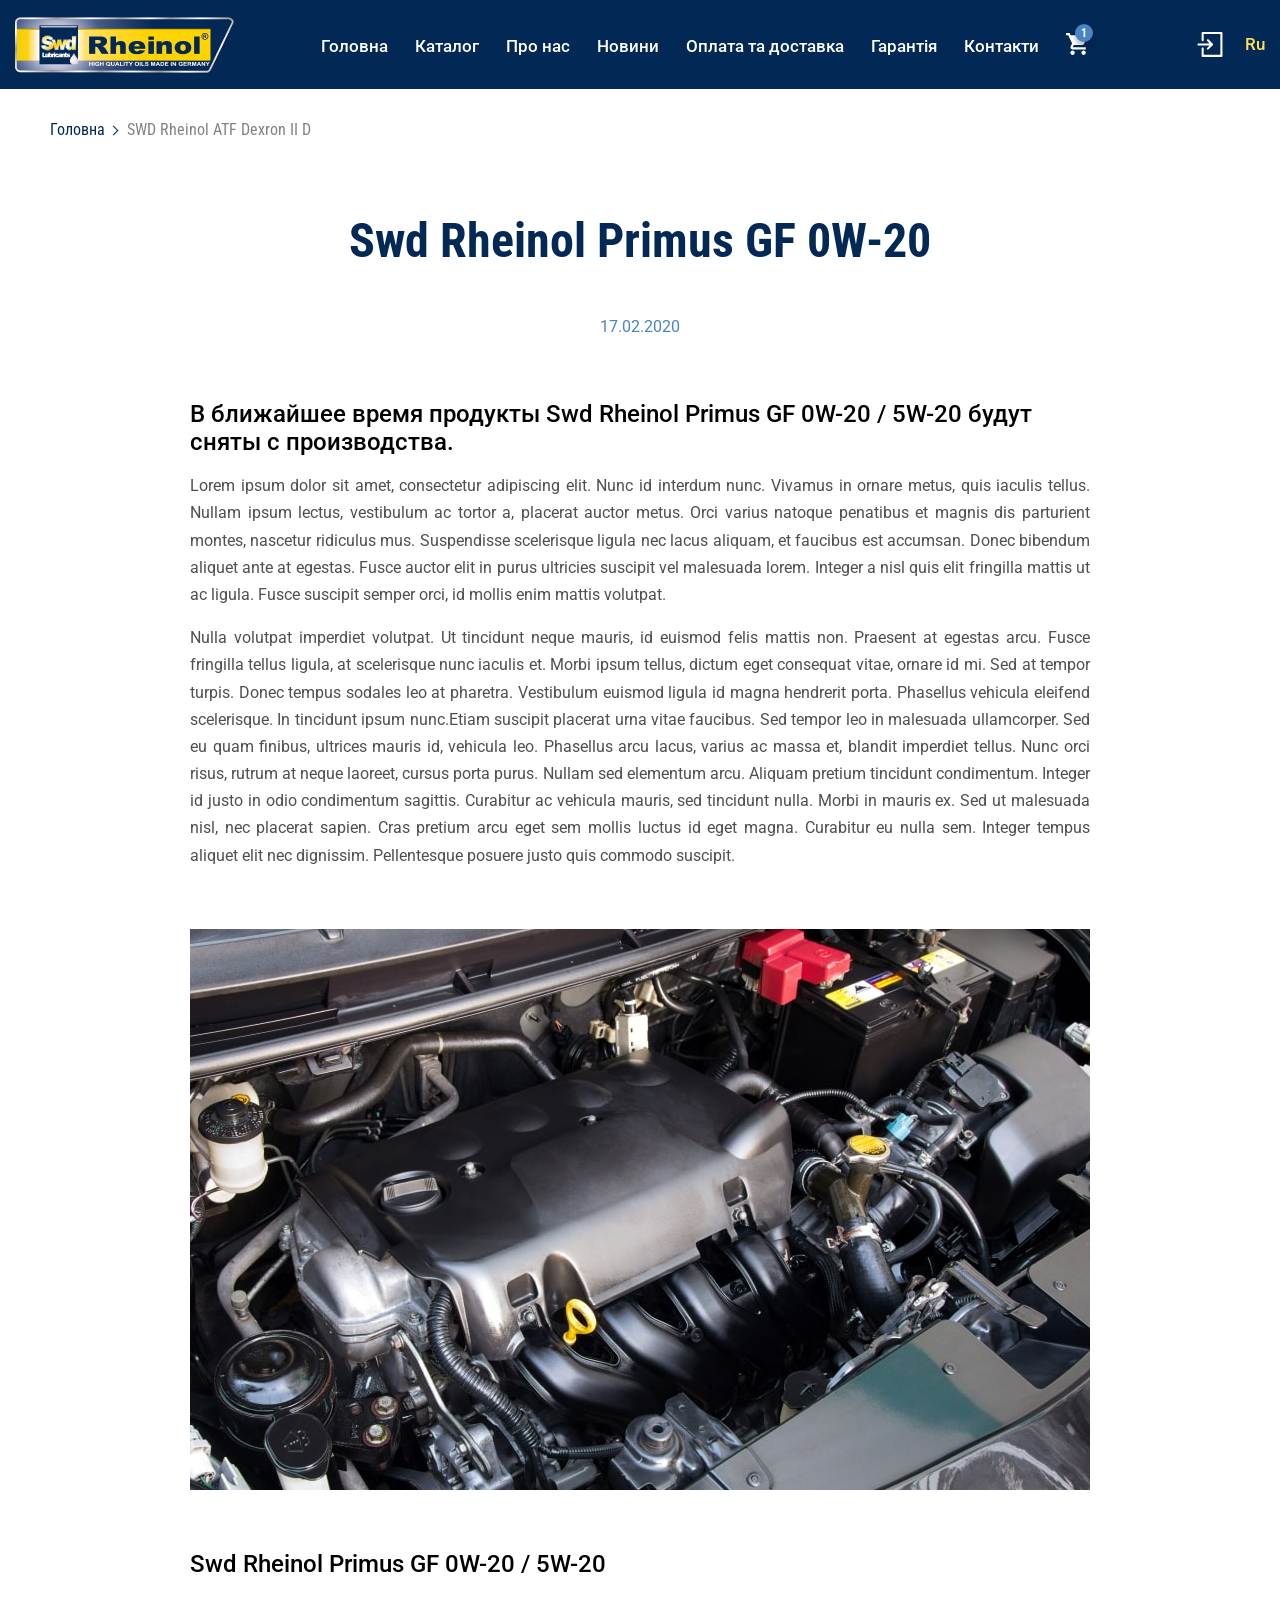
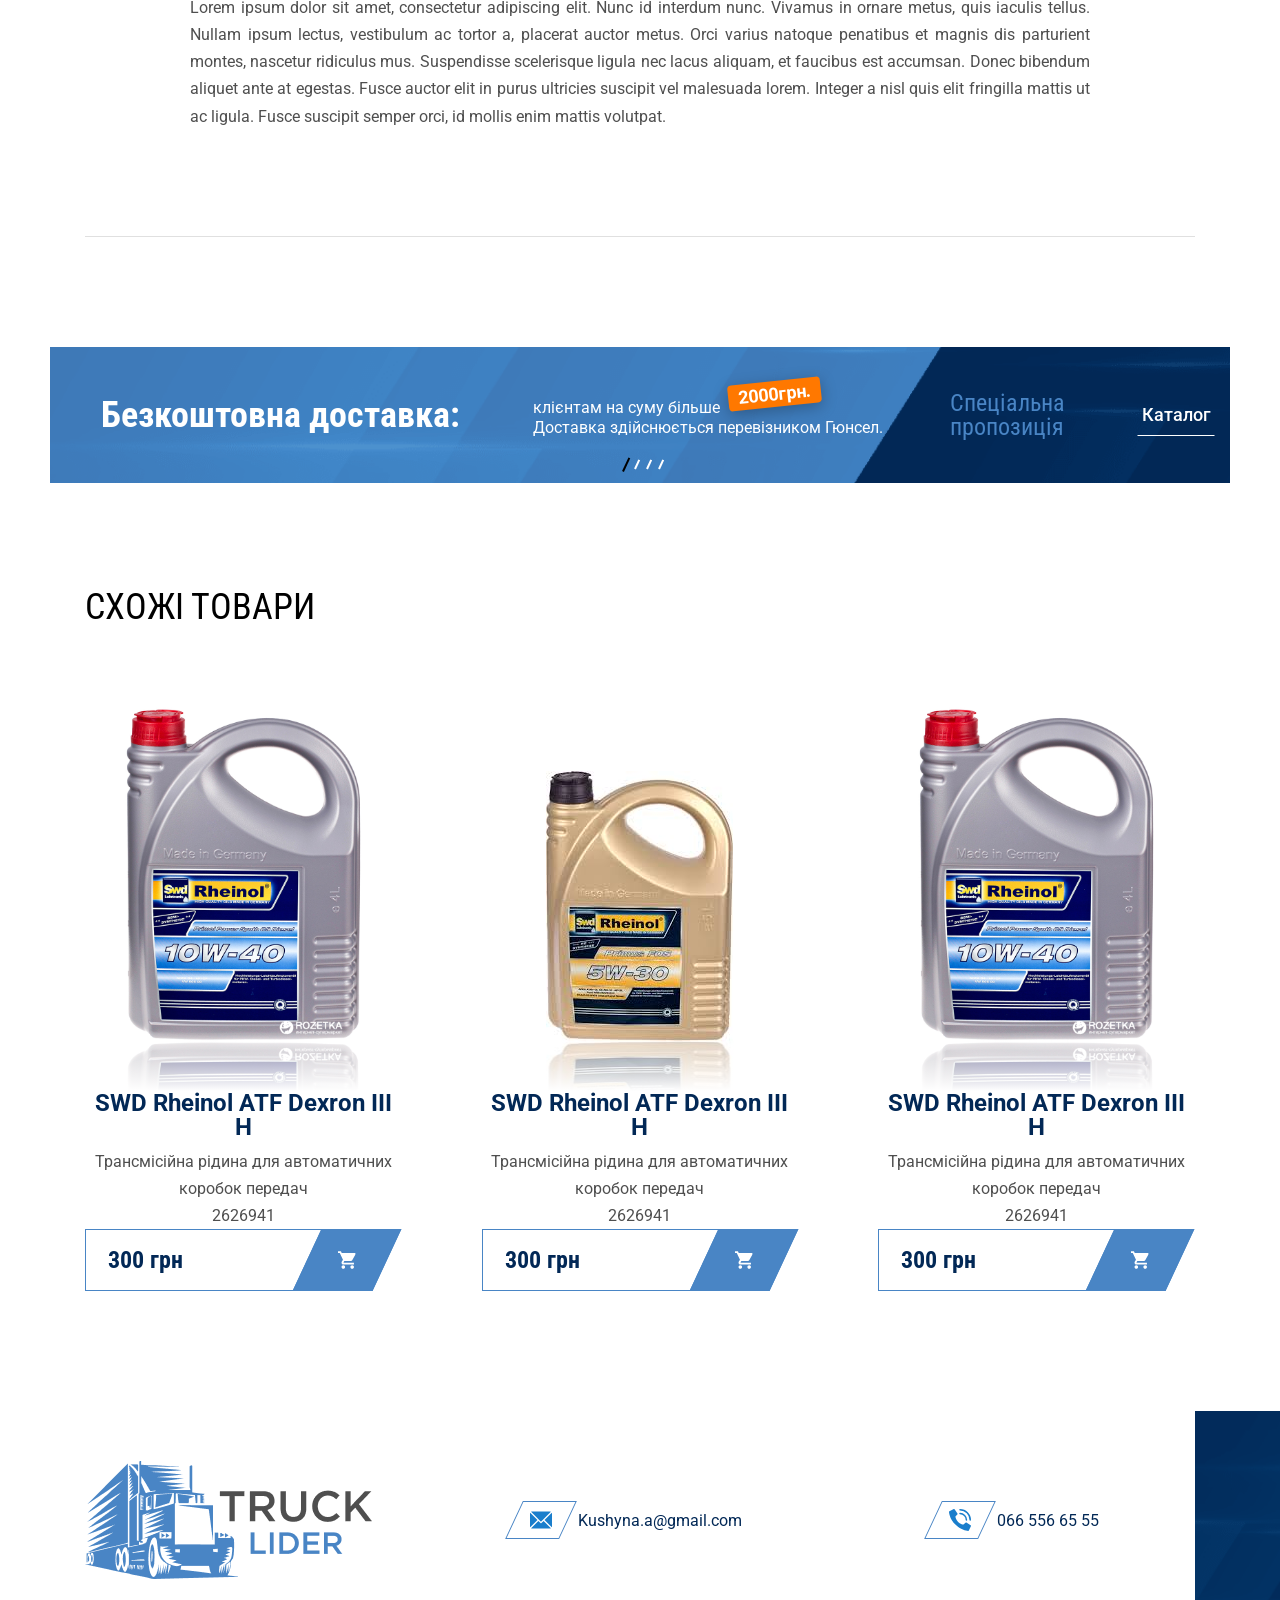
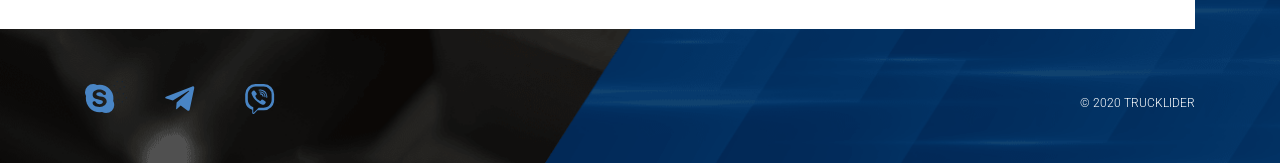
<file: article.html>
<!DOCTYPE html>
<html lang="en">

<!-- Start head -->
<head>
    <meta charset="utf-8" />
    <title>Front-end</title>

    <!-- SEO meta tags -->
    <!-- <meta property="og:url" content="url" />
        <meta property="og:type" content="website" />
        <meta property="og:title" content="title" />
        <meta property="og:description" content="description"/>
        <meta property="og:image" content="url" />
        <meta property="og:site_name" content="title" />
        <meta name="twitter:card" content=summary />
        <meta name="twitter:description" content="description"/>
        <meta name="twitter:title" content="title" /> -->
    <!--End SEO meta tags -->

    <meta http-equiv="X-UA-Compatible" content="IE=edge" />
    <meta name="viewport" content="width=device-width, initial-scale=1, maximum-scale=1" />

    <!-- Template Basic Images Start -->
    <link rel="icon" href="img/favicon2x-min.png" />
    <link rel="favicon2x" sizes="32x32" href="img/favicon2x-min.png" />
    <!-- Template Basic Images End -->

    <!-- Custom Browsers Color Start -->
    <meta name="theme-color" content="#000" />
    <!-- Custom Browsers Color End -->


    <style>
        body {
            opacity: 0;
        }

        .modal {
            opacity: 0;
        }

        .dropdown-menu {
            opacity: 0;
            visibility: hidden;
        }

        .select__list {
            visibility: hidden;
            opacity: 0;
        }

        @media screen and (max-width: 991px) {

            .header nav {
                transform: translate3d(100%, 0, 0);
                visibility: hidden;
            }

            /*header mega menu */
            .header.header-mega-menu nav {
                transform: translate3d(100%, 0, 0);
                visibility: hidden;
            }
        }
    </style>
<link href="main.css" rel="stylesheet"></head><!-- End head -->

<!-- Body Modifications -->
<!-- fixed header: header position: fixed -->

<body class="">

    <!-- Start cart modal -->
    <!-- Class notation: "modal-event-js" class will listen to document.dispatchEvent -->
    <div id="modal-cart" class="modal ">
        <div class="modal__window">
            <span class="modal__cross modal-close-js">
                <svg><use xlink:href="#icon-x"></use></svg>
            </span>
    
            <div class="modal__content">
                <div class="cart">
                    <div class="cart__products">
                        <div class="cart__product">
                            <a href="##" class="remove">
                                <svg>
                                    <use xlink:href="#icon-x"></use>
                                </svg>
                            </a>
                
                            <div class="image">
                                <img src="img/product-1.jpg" alt="product-1">
                            </div>
                
                            <div class="info">
                                <div class="title">SWD Rheinol ATF Dexron II D <br>1л</div>
                                <div class="numbers">
                                    <div class="price skew skew--more"><span>300 грн</span></div>
                
                                    <div class="count">
                                        <a class="minus skew skew--more"><span>&ndash;</span></a>
                                        <div class="current skew skew--more"><span>1</span></div>
                                        <a class="plus skew skew--more"><span>+</span></a>
                                    </div>
                                </div>
                            </div>
                
                            <div class="total">
                                <span class="total-title">Сума</span>
                                <span class="total-number">300 грн</span>
                            </div>
                        </div>
                        <div class="cart__product">
                            <a href="##" class="remove">
                                <svg>
                                    <use xlink:href="#icon-x"></use>
                                </svg>
                            </a>
                
                            <div class="image">
                                <img src="img/product-2.jpeg" alt="product-1">
                            </div>
                
                            <div class="info">
                                <div class="title">SWD Rheinol ATF Dexron II D</div>
                                <div class="numbers">
                                    <div class="price skew skew--more"><span>300 грн</span></div>
                
                                    <div class="count">
                                        <a class="minus skew skew--more"><span>&ndash;</span></a>
                                        <div class="current skew skew--more"><span>50</span></div>
                                        <a class="plus skew skew--more"><span>+</span></a>
                                    </div>
                                </div>
                            </div>
                
                            <div class="total">
                                <span class="total-title">Сума</span>
                                <span class="total-number">15 000 грн</span>
                            </div>
                        </div>
                    </div>
                </div>
            </div>
    
            <div class="actions">
                <button type="button" class="btn btn--medium btn--empty modal-close-js">
                    <span>Продовжити покупки</span>
                </button>
                <a href="#" class="btn btn--medium btn--lines"><span>Оформити замовлення</span></a>
            </div>
        </div>
    </div>
    
    <!-- Trigger example -->
    
    
    <!-- Open without trigger example -->
    <!--<script>-->
    <!--	var submitBtn = document.querySelector('.checkout button');-->
    
    <!--	submitBtn && submitBtn.addEventListener('click', function() {-->
    <!--		document.dispatchEvent(new Event('modal-open#modal-id'));-->
    <!--	});-->
    <!--</script>-->
    
    <!-- Open without trigger example -->
    <!--<script>-->
    <!--	var checkoutForm = document.querySelector('#checkout-form');-->
    
    <!--	checkoutForm && checkoutForm.addEventListener('submit', function(event) {-->
    <!--		event.preventDefault();-->
    <!--		document.dispatchEvent(new Event('modal-open#modal-id'));-->
    <!--	});-->
    <!--</script>-->
    <!-- End cart modal -->

    <!-- Start site wrapper -->
    <div class="site-wrapper">

        <!-- Start header -->
        <header class="header header--fill">
            <div class="container container--big">
                <div class="header__row">
                    <a href="sitemap.html" class="logo">
                        <img src="img/logo.png" alt="">
                    </a>
                    <menu>
                        <nav style="background-image: url(img/header-bg-min.png);">
                            <ul>
                                <li>
                                    <a href="#introduction">Головна</a>
                                </li>
                                <li>
                                    <a href="catalog.html">Каталог</a>
                                </li>
                                <li>
                                    <a href="about.html">Про нас</a>
                                </li>
                                <li>
                                    <a href="news">Новини</a>
                                </li>
                                <li>
                                    <a href="delivery.html">Оплата та доставка</a>
                                </li>
                                <li>
                                    <a href="guarantee.html">Гарантія</a>
                                </li>
                                <li>
                                    <a href="contact.html">Контакти</a>
                                </li>
        
                                <li class="goods-basket-wrap">
                                    <a href="#modal-cart" class="modal-open-js">
                                        <div class="goods-basket">
                                            <svg>
                                                <use xlink:href="#icon-basket"></use>
                                            </svg>
                                            <span>1</span>
                                        </div>
                                    </a>
                                </li>
        
                                <li class="header-call hide-pc">
                                    <a href="tel:+380676712131">
                                        <svg>
                                            <use xlink:href="#icon-phone"></use>
                                        </svg>
                                        <span>
                                            067 671 21 31
                                        </span>
                                    </a>
                                </li>
        
                                <li class=" hide-pc">
                                    <div class="menu-item-has-children header-language ">
                                        <span> Ru </span>
                                        <ul class="dropdown-menu">
                                            <li><a href="#">Ua</a></li>
                                            <li><a href="##">En</a></li>
                                        </ul>
                                    </div>
                                </li>
                            </ul>
                        </nav>
                    </menu>
        
                    <div class="header-controls">
                        <div class="goods-basket">
                            <a href="#modal-cart" class="hide-pc modal-open-js">
                                <svg>
                                    <use xlink:href="#icon-basket"></use>
                                </svg>
                                <span>1</span>
                            </a>
                        </div>
                        <div class="header-login">
                            <a href="login.html" class="header-login__icon">
                                <svg>
                                    <use xlink:href="#icon-header-login"></use>
                                </svg>
                            </a>
                            <a href="login.html" class="header-login__link">
                                вхід
                            </a>
                            <a href="register.html" class="header-login__link">реєстрація</a>
                        </div>
        
                        <div class="menu-item-has-children header-language">
                            <span> Ru </span>
                            <ul class="dropdown-menu">
                                <li><a href="#">Ua</a></li>
                                <li><a href="##">En</a></li>
                            </ul>
                        </div>
                        <div class="burger hidden-on-desktop">
                            <span>&nbsp;</span>
                            <span>&nbsp;</span>
                            <span>&nbsp;</span>
                        </div>
                    </div>
                </div>
            </div>
        </header>        <!-- End header -->

        <!--Start page-->
        <div class="page-wrapper page-news">
            <div class="container--fluid">
                <!-- Start breadcrumbs -->
                <ul class="breadcrumbs">
                    <li><a href="/">Головна</a></li>
                    <li>SWD Rheinol ATF Dexron II D</li>
                </ul>
                <!-- End breadcrumbs -->

            </div>
            <div class="container">


                <div class="article">
                    <div class="article__head">
                        <h1 class="title">
                            Swd Rheinol Primus GF 0W-20
                        </h1>
                        <p class="date">
                            17.02.2020

                        </p>
                    </div>

                    <div class="text">
                        <h3>
                            В ближайшее время продукты Swd Rheinol Primus GF 0W-20 / 5W-20 будут сняты с производства.
                        </h3>
                        <p>Lorem ipsum dolor sit amet, consectetur adipiscing elit. Nunc id interdum nunc. Vivamus in
                            ornare
                            metus, quis iaculis tellus. Nullam ipsum lectus, vestibulum ac tortor a, placerat auctor
                            metus.
                            Orci varius natoque penatibus et magnis dis parturient montes, nascetur ridiculus mus.
                            Suspendisse scelerisque ligula nec lacus aliquam, et faucibus est accumsan. Donec bibendum
                            aliquet ante at egestas. Fusce auctor elit in purus ultricies suscipit vel malesuada lorem.
                            Integer a nisl quis elit fringilla mattis ut ac ligula. Fusce suscipit semper orci, id
                            mollis
                            enim mattis volutpat.
                        </p>
                        <p>
                            Nulla volutpat imperdiet volutpat. Ut tincidunt neque mauris, id euismod felis mattis non.
                            Praesent at egestas arcu. Fusce fringilla tellus ligula, at scelerisque nunc iaculis et.
                            Morbi
                            ipsum tellus, dictum eget consequat vitae, ornare id mi. Sed at tempor turpis. Donec tempus
                            sodales leo at pharetra. Vestibulum euismod ligula id magna hendrerit porta. Phasellus
                            vehicula
                            eleifend scelerisque. In tincidunt ipsum nunc.Etiam suscipit placerat urna vitae faucibus.
                            Sed
                            tempor leo in malesuada ullamcorper. Sed eu quam finibus, ultrices mauris id, vehicula leo.
                            Phasellus arcu lacus, varius ac massa et, blandit imperdiet tellus. Nunc orci risus, rutrum
                            at
                            neque laoreet, cursus porta purus. Nullam sed elementum arcu. Aliquam pretium tincidunt
                            condimentum. Integer id justo in odio condimentum sagittis. Curabitur ac vehicula mauris,
                            sed
                            tincidunt nulla. Morbi in mauris ex. Sed ut malesuada nisl, nec placerat sapien. Cras
                            pretium
                            arcu eget sem mollis luctus id eget magna. Curabitur eu nulla sem. Integer tempus aliquet
                            elit
                            nec dignissim. Pellentesque posuere justo quis commodo suscipit.</p>
                        <img src="img/article-min.jpg" alt="">
                        <h3>
                            Swd Rheinol Primus GF 0W-20 / 5W-20
                        </h3>
                        <p>
                            Lorem ipsum dolor sit amet, consectetur adipiscing elit. Nunc id interdum nunc. Vivamus in
                            ornare metus, quis iaculis tellus. Nullam ipsum lectus, vestibulum ac tortor a, placerat
                            auctor
                            metus. Orci varius natoque penatibus et magnis dis parturient montes, nascetur ridiculus
                            mus.
                            Suspendisse scelerisque ligula nec lacus aliquam, et faucibus est accumsan. Donec bibendum
                            aliquet ante at egestas. Fusce auctor elit in purus ultricies suscipit vel malesuada lorem.
                            Integer a nisl quis elit fringilla mattis ut ac ligula. Fusce suscipit semper orci, id
                            mollis
                            enim mattis volutpat.
                        </p>

                    </div>
                </div>

            </div>

            <!-- Start call-to-action -->
            <section class="section--call-to-action section--dark m-100">
                <div class="container--fluid">
                    <div class="cta-slider-wrap">
                        <div class="cta-slider">
                <div class="cta-slider__item">
                  <div class="call-to-action" style="background-image: url('img/call-to-action-bg.png')">
                    <!-- Title and description -->
                    <div class="call-to-action__description">
                      <h2 class="section-title">Безкоштовна доставка:</h2>
                      <div class="special-offer">
                        клієнтам на суму більше <span class="offer">2000грн.</span><br>
                        Доставка здійснюється перевізником Гюнсел.
                      </div>
                    </div>
                
                    <!-- Actions -->
                    <div class="call-to-action__actions">
                      <span class="special-text">Спеціальна пропозиція</span>
                      <a href="#" class="special-link special-link--desktop">Каталог</a>
                      <a href="#" class="btn btn--dark special-link--mobile"><span>Каталог</span></a>
                    </div>
                  </div>
                </div>    <div class="cta-slider__item">
                  <div class="call-to-action" style="background-image: url('img/call-to-action-bg.png')">
                    <!-- Title and description -->
                    <div class="call-to-action__description">
                      <h2 class="section-title">Безкоштовна доставка:</h2>
                      <div class="special-offer">
                        клієнтам на суму більше <span class="offer">2000грн.</span><br>
                        Доставка здійснюється перевізником Гюнсел.
                      </div>
                    </div>
                
                    <!-- Actions -->
                    <div class="call-to-action__actions">
                      <span class="special-text">Спеціальна пропозиція</span>
                      <a href="#" class="special-link special-link--desktop">Каталог</a>
                      <a href="#" class="btn btn--dark special-link--mobile"><span>Каталог</span></a>
                    </div>
                  </div>
                </div>    <div class="cta-slider__item">
                  <div class="call-to-action" style="background-image: url('img/call-to-action-bg.png')">
                    <!-- Title and description -->
                    <div class="call-to-action__description">
                      <h2 class="section-title">Безкоштовна доставка:</h2>
                      <div class="special-offer">
                        клієнтам на суму більше <span class="offer">2000грн.</span><br>
                        Доставка здійснюється перевізником Гюнсел.
                      </div>
                    </div>
                
                    <!-- Actions -->
                    <div class="call-to-action__actions">
                      <span class="special-text">Спеціальна пропозиція</span>
                      <a href="#" class="special-link special-link--desktop">Каталог</a>
                      <a href="#" class="btn btn--dark special-link--mobile"><span>Каталог</span></a>
                    </div>
                  </div>
                </div>    <div class="cta-slider__item">
                  <div class="call-to-action" style="background-image: url('img/call-to-action-bg.png')">
                    <!-- Title and description -->
                    <div class="call-to-action__description">
                      <h2 class="section-title">Безкоштовна доставка:</h2>
                      <div class="special-offer">
                        клієнтам на суму більше <span class="offer">2000грн.</span><br>
                        Доставка здійснюється перевізником Гюнсел.
                      </div>
                    </div>
                
                    <!-- Actions -->
                    <div class="call-to-action__actions">
                      <span class="special-text">Спеціальна пропозиція</span>
                      <a href="#" class="special-link special-link--desktop">Каталог</a>
                      <a href="#" class="btn btn--dark special-link--mobile"><span>Каталог</span></a>
                    </div>
                  </div>
                </div>            </div>
                    </div>
                </div>
            </section>
            <!-- End call-to-action -->

            <!-- Start home products -->
            <section class="section--similar-products">
                <div class="container">
                    <h2 class="section-title">Схожі товари</h2>
            
                    <div class="products">
                        <div class="item"><div class="product ">
              <a href="###" class="product-link"></a>
              <div class="product-labels-wrap">
              </div>
              <div class="product-img">
                <img src="img/product-1.jpg" alt="SWD Rheinol ATF Dexron III H">
                <img class="mirror" src="img/product-1.jpg"
                  alt="Mirror SWD Rheinol ATF Dexron III H">
              </div>
            
              <div class="product-content">
                <!-- Title and description -->
                <div class="product-info">
                  <h3 class="product-title">SWD Rheinol ATF Dexron III H</h3>
                  <p class="product-description">Трансмісійна рідина для автоматичних коробок передач</p>
                  <span class="product-id">2626941</span>
                </div>
            
                <!-- To card and details page -->
                <div class="product-actions">
                  <div class="price">
                    <div class="price-number">300 грн</div>
                    <a href="#modal-cart" class="btn btn--icon modal-open-js">
                      <svg>
                        <use xlink:href="#icon-basket"></use>
                      </svg>
                    </a>
                  </div>
                </div>
              </div>
            </div></div>
                        <div class="item"><div class="product ">
              <a href="###" class="product-link"></a>
              <div class="product-labels-wrap">
              </div>
              <div class="product-img">
                <img src="img/product-2.jpeg" alt="SWD Rheinol ATF Dexron III H">
                <img class="mirror" src="img/product-2.jpeg"
                  alt="Mirror SWD Rheinol ATF Dexron III H">
              </div>
            
              <div class="product-content">
                <!-- Title and description -->
                <div class="product-info">
                  <h3 class="product-title">SWD Rheinol ATF Dexron III H</h3>
                  <p class="product-description">Трансмісійна рідина для автоматичних коробок передач</p>
                  <span class="product-id">2626941</span>
                </div>
            
                <!-- To card and details page -->
                <div class="product-actions">
                  <div class="price">
                    <div class="price-number">300 грн</div>
                    <a href="#modal-cart" class="btn btn--icon modal-open-js">
                      <svg>
                        <use xlink:href="#icon-basket"></use>
                      </svg>
                    </a>
                  </div>
                </div>
              </div>
            </div></div>
                        <div class="item"><div class="product ">
              <a href="###" class="product-link"></a>
              <div class="product-labels-wrap">
              </div>
              <div class="product-img">
                <img src="img/product-1.jpg" alt="SWD Rheinol ATF Dexron III H">
                <img class="mirror" src="img/product-1.jpg"
                  alt="Mirror SWD Rheinol ATF Dexron III H">
              </div>
            
              <div class="product-content">
                <!-- Title and description -->
                <div class="product-info">
                  <h3 class="product-title">SWD Rheinol ATF Dexron III H</h3>
                  <p class="product-description">Трансмісійна рідина для автоматичних коробок передач</p>
                  <span class="product-id">2626941</span>
                </div>
            
                <!-- To card and details page -->
                <div class="product-actions">
                  <div class="price">
                    <div class="price-number">300 грн</div>
                    <a href="#modal-cart" class="btn btn--icon modal-open-js">
                      <svg>
                        <use xlink:href="#icon-basket"></use>
                      </svg>
                    </a>
                  </div>
                </div>
              </div>
            </div></div>
                    </div>
                </div>
            </section>
            <!-- End home products -->

        </div>
        <!--End page-->

        <!-- Start footer -->
        <footer class="footer">
            <!-- Footer bg -->
            <div class="footer__bg" style="background-image: url('img/footer-overlay.png')"></div>
        
            <!-- Content -->
            <div class="container">
                <!-- Footer email and phone info -->
                <div class="footer__contacts ">
                    <div class="img">
                        <img src="img/truck-lider-black.png"
                             srcset="img/truck-lider-black.png 1x, img/truck-lider-black@2x.png 2x"
                             alt="Truck lider">
                    </div>
        
                    <div class="links">
                        <div class="email">
                            <a href="mailto:kushyna.a@gmail.com" class="btn btn--empty btn--empty--hover-color btn--icon">
                                <svg>
                                    <use xlink:href="#icon-mail"></use>
                                </svg>
                            </a>
                            <a href="mailto:kushyna.a@gmail.com">
                                <span>Kushyna.a@gmail.com</span>
                            </a>
                        </div>
        
                        <div class="phone">
                            <a href="tel:+380665566555" class="btn btn--empty btn--empty--hover-color btn--icon">
                                <svg>
                                    <use xlink:href="#icon-phone"></use>
                                </svg>
                            </a>
                            <a href="tel:+380665566555">
                                <span>066 556 65 55</span>
                            </a>
                        </div>
                    </div>
                </div>
        
                <!-- Footer bottom social icons and copyright -->
                <div class="footer__social">
                    <ul class="socials">
                        <li><a href="#"><svg><use xlink:href="#icon-social-skype"></use></svg></a></li>
                        <li><a href="#"><svg><use xlink:href="#icon-social-telegram"></use></svg></a></li>
                        <li><a href="#"><svg><use xlink:href="#icon-social-vider"></use></svg></a></li>
                    </ul>
                    <p class="copyright">© 2020 TRUCKLIDER</p>
                </div>
            </div>
        </footer>
        <!-- End footer -->
    </div>
    <!-- End site wrapper -->
<script type="text/javascript" src="bundle.js"></script><script type="text/javascript" src="svgsprite.js"></script></body>

</html>
</file>
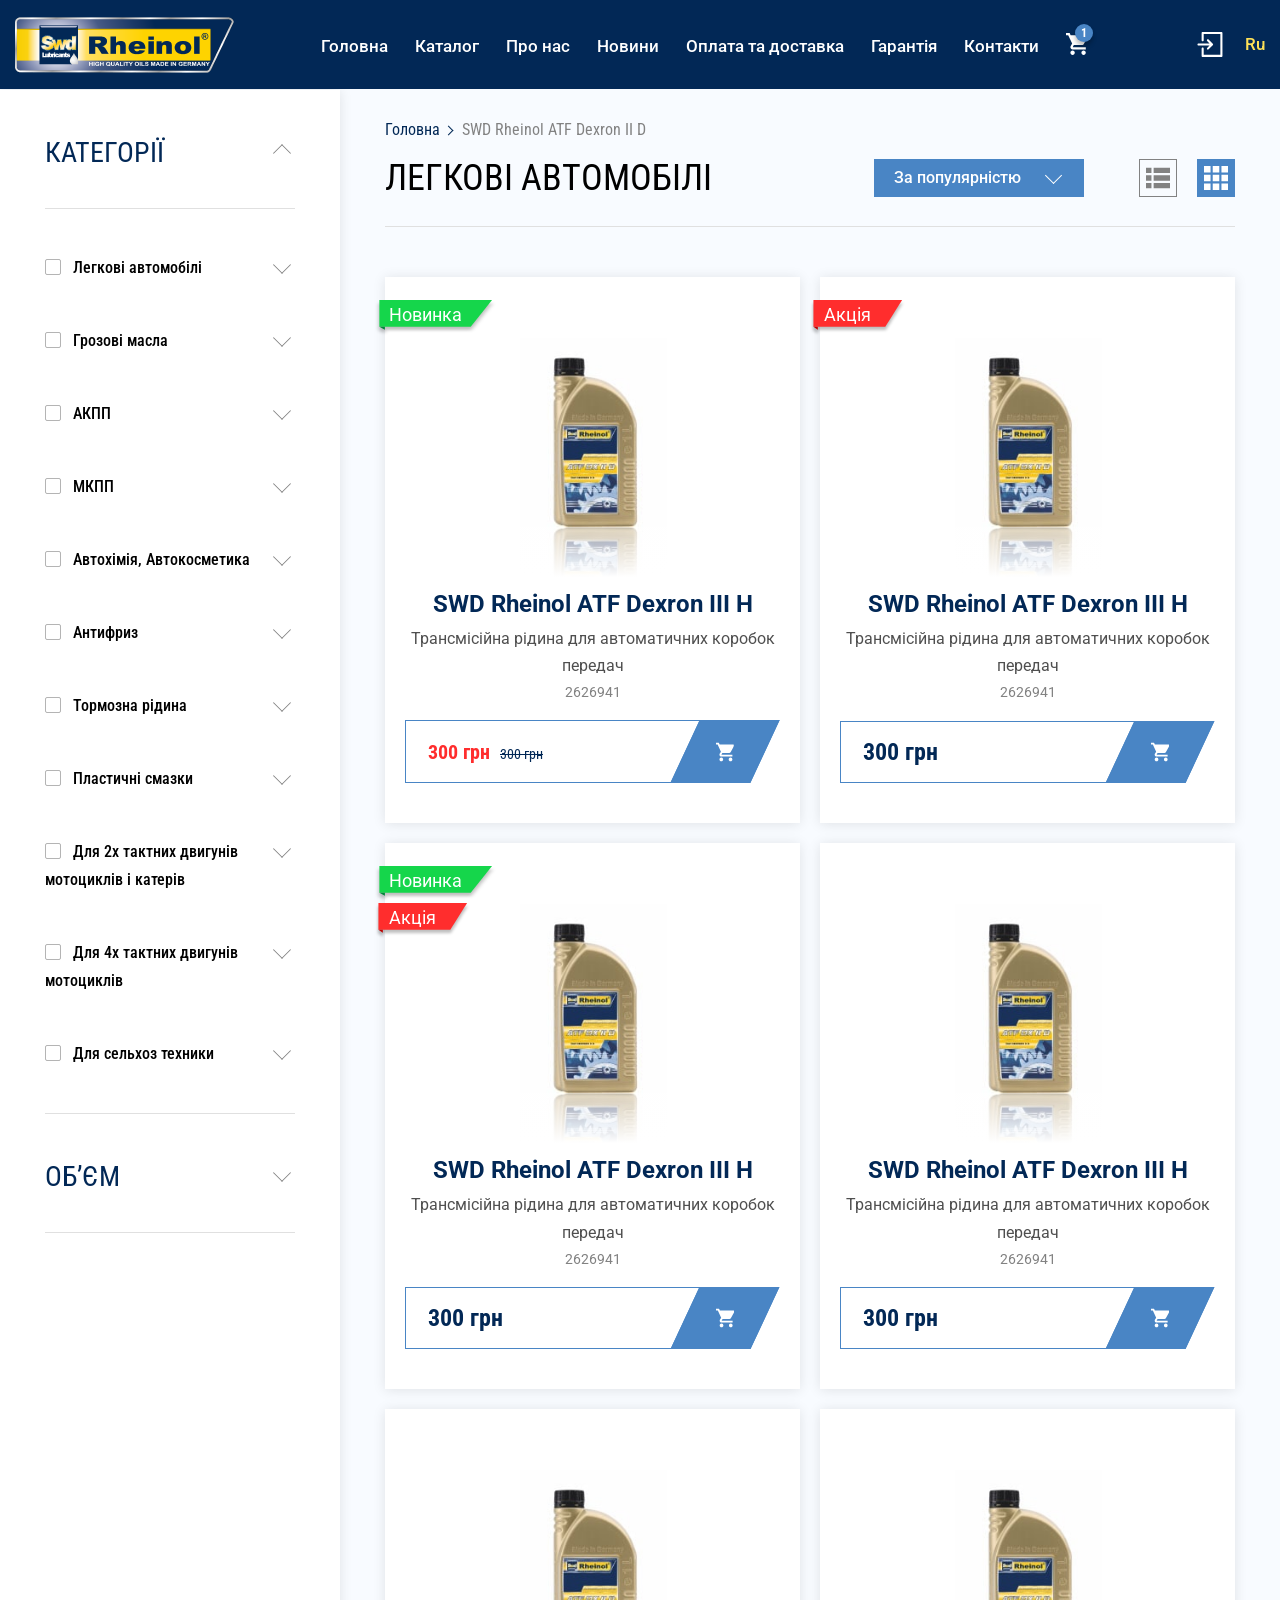
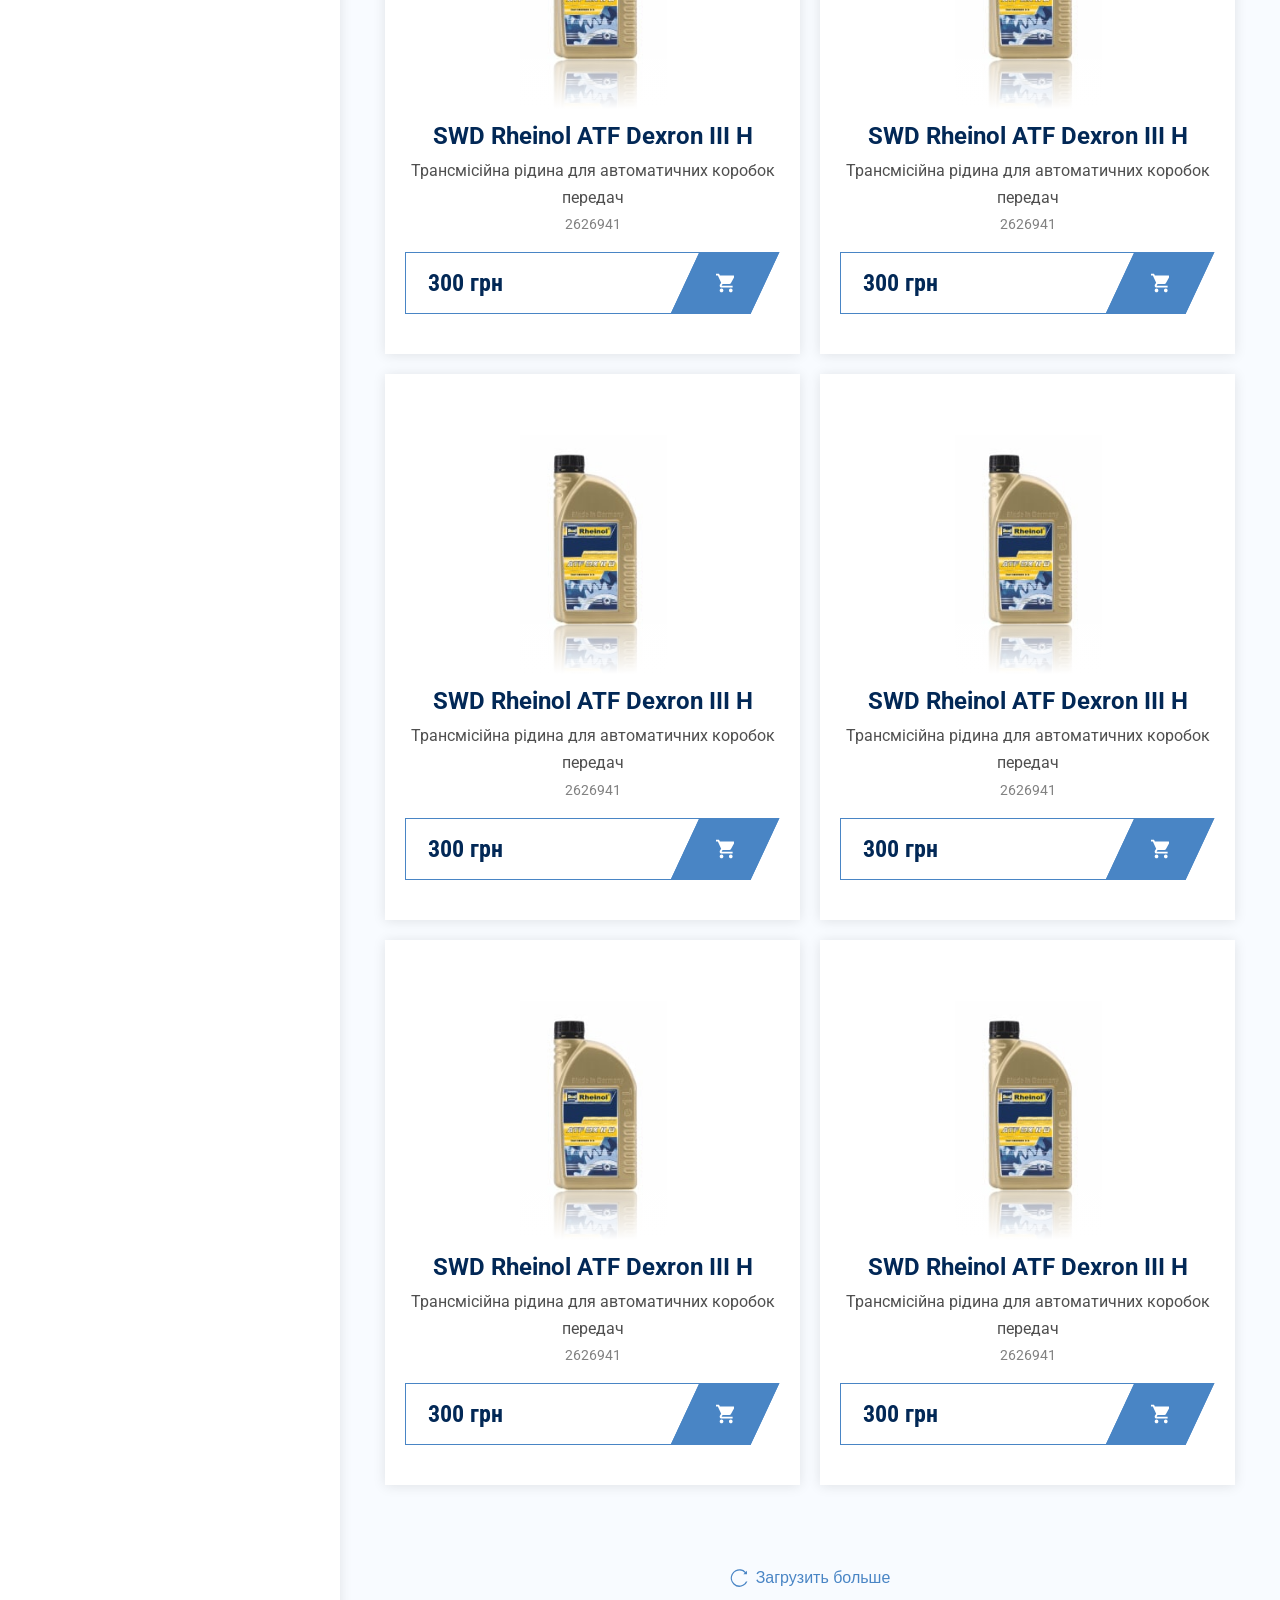
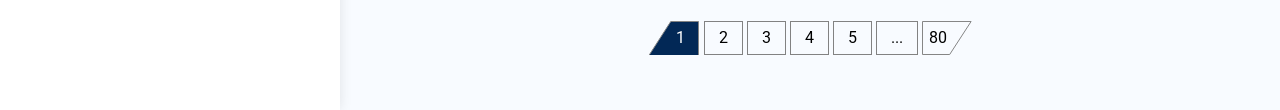
<file: catalog.html>
<!DOCTYPE html>
<html lang="en">

<!-- Start head -->
<head>
    <meta charset="utf-8" />
    <title>Front-end</title>

    <!-- SEO meta tags -->
    <!-- <meta property="og:url" content="url" />
        <meta property="og:type" content="website" />
        <meta property="og:title" content="title" />
        <meta property="og:description" content="description"/>
        <meta property="og:image" content="url" />
        <meta property="og:site_name" content="title" />
        <meta name="twitter:card" content=summary />
        <meta name="twitter:description" content="description"/>
        <meta name="twitter:title" content="title" /> -->
    <!--End SEO meta tags -->

    <meta http-equiv="X-UA-Compatible" content="IE=edge" />
    <meta name="viewport" content="width=device-width, initial-scale=1, maximum-scale=1" />

    <!-- Template Basic Images Start -->
    <link rel="icon" href="img/favicon2x-min.png" />
    <link rel="favicon2x" sizes="32x32" href="img/favicon2x-min.png" />
    <!-- Template Basic Images End -->

    <!-- Custom Browsers Color Start -->
    <meta name="theme-color" content="#000" />
    <!-- Custom Browsers Color End -->


    <style>
        body {
            opacity: 0;
        }

        .modal {
            opacity: 0;
        }

        .dropdown-menu {
            opacity: 0;
            visibility: hidden;
        }

        .select__list {
            visibility: hidden;
            opacity: 0;
        }

        @media screen and (max-width: 991px) {

            .header nav {
                transform: translate3d(100%, 0, 0);
                visibility: hidden;
            }

            /*header mega menu */
            .header.header-mega-menu nav {
                transform: translate3d(100%, 0, 0);
                visibility: hidden;
            }
        }
    </style>
<link href="main.css" rel="stylesheet"></head><!-- End head -->

<!-- Body Modifications -->
<!-- fixed header: header position: fixed -->

<!-- Start cart modal -->
<!-- Class notation: "modal-event-js" class will listen to document.dispatchEvent -->
<div id="modal-cart" class="modal ">
    <div class="modal__window">
        <span class="modal__cross modal-close-js">
            <svg><use xlink:href="#icon-x"></use></svg>
        </span>

        <div class="modal__content">
            <div class="cart">
                <div class="cart__products">
                    <div class="cart__product">
                        <a href="##" class="remove">
                            <svg>
                                <use xlink:href="#icon-x"></use>
                            </svg>
                        </a>
            
                        <div class="image">
                            <img src="img/product-1.jpg" alt="product-1">
                        </div>
            
                        <div class="info">
                            <div class="title">SWD Rheinol ATF Dexron II D <br>1л</div>
                            <div class="numbers">
                                <div class="price skew skew--more"><span>300 грн</span></div>
            
                                <div class="count">
                                    <a class="minus skew skew--more"><span>&ndash;</span></a>
                                    <div class="current skew skew--more"><span>1</span></div>
                                    <a class="plus skew skew--more"><span>+</span></a>
                                </div>
                            </div>
                        </div>
            
                        <div class="total">
                            <span class="total-title">Сума</span>
                            <span class="total-number">300 грн</span>
                        </div>
                    </div>
                    <div class="cart__product">
                        <a href="##" class="remove">
                            <svg>
                                <use xlink:href="#icon-x"></use>
                            </svg>
                        </a>
            
                        <div class="image">
                            <img src="img/product-2.jpeg" alt="product-1">
                        </div>
            
                        <div class="info">
                            <div class="title">SWD Rheinol ATF Dexron II D</div>
                            <div class="numbers">
                                <div class="price skew skew--more"><span>300 грн</span></div>
            
                                <div class="count">
                                    <a class="minus skew skew--more"><span>&ndash;</span></a>
                                    <div class="current skew skew--more"><span>50</span></div>
                                    <a class="plus skew skew--more"><span>+</span></a>
                                </div>
                            </div>
                        </div>
            
                        <div class="total">
                            <span class="total-title">Сума</span>
                            <span class="total-number">15 000 грн</span>
                        </div>
                    </div>
                </div>
            </div>
        </div>

        <div class="actions">
            <button type="button" class="btn btn--medium btn--empty modal-close-js">
                <span>Продовжити покупки</span>
            </button>
            <a href="#" class="btn btn--medium btn--lines"><span>Оформити замовлення</span></a>
        </div>
    </div>
</div>

<!-- Trigger example -->


<!-- Open without trigger example -->
<!--<script>-->
<!--	var submitBtn = document.querySelector('.checkout button');-->

<!--	submitBtn && submitBtn.addEventListener('click', function() {-->
<!--		document.dispatchEvent(new Event('modal-open#modal-id'));-->
<!--	});-->
<!--</script>-->

<!-- Open without trigger example -->
<!--<script>-->
<!--	var checkoutForm = document.querySelector('#checkout-form');-->

<!--	checkoutForm && checkoutForm.addEventListener('submit', function(event) {-->
<!--		event.preventDefault();-->
<!--		document.dispatchEvent(new Event('modal-open#modal-id'));-->
<!--	});-->
<!--</script>-->
<!-- End cart modal -->

<body class="">
    <!-- Start site wrapper -->
    <div class="site-wrapper">

        <!-- Start header -->
        <header class="header header--fill">
            <div class="container container--big">
                <div class="header__row">
                    <a href="sitemap.html" class="logo">
                        <img src="img/logo.png" alt="">
                    </a>
                    <menu>
                        <nav style="background-image: url(img/header-bg-min.png);">
                            <ul>
                                <li>
                                    <a href="#introduction">Головна</a>
                                </li>
                                <li>
                                    <a href="catalog.html">Каталог</a>
                                </li>
                                <li>
                                    <a href="about.html">Про нас</a>
                                </li>
                                <li>
                                    <a href="news">Новини</a>
                                </li>
                                <li>
                                    <a href="delivery.html">Оплата та доставка</a>
                                </li>
                                <li>
                                    <a href="guarantee.html">Гарантія</a>
                                </li>
                                <li>
                                    <a href="contact.html">Контакти</a>
                                </li>
        
                                <li class="goods-basket-wrap">
                                    <a href="#modal-cart" class="modal-open-js">
                                        <div class="goods-basket">
                                            <svg>
                                                <use xlink:href="#icon-basket"></use>
                                            </svg>
                                            <span>1</span>
                                        </div>
                                    </a>
                                </li>
        
                                <li class="header-call hide-pc">
                                    <a href="tel:+380676712131">
                                        <svg>
                                            <use xlink:href="#icon-phone"></use>
                                        </svg>
                                        <span>
                                            067 671 21 31
                                        </span>
                                    </a>
                                </li>
        
                                <li class=" hide-pc">
                                    <div class="menu-item-has-children header-language ">
                                        <span> Ru </span>
                                        <ul class="dropdown-menu">
                                            <li><a href="#">Ua</a></li>
                                            <li><a href="##">En</a></li>
                                        </ul>
                                    </div>
                                </li>
                            </ul>
                        </nav>
                    </menu>
        
                    <div class="header-controls">
                        <div class="goods-basket">
                            <a href="#modal-cart" class="hide-pc modal-open-js">
                                <svg>
                                    <use xlink:href="#icon-basket"></use>
                                </svg>
                                <span>1</span>
                            </a>
                        </div>
                        <div class="header-login">
                            <a href="login.html" class="header-login__icon">
                                <svg>
                                    <use xlink:href="#icon-header-login"></use>
                                </svg>
                            </a>
                            <a href="login.html" class="header-login__link">
                                вхід
                            </a>
                            <a href="register.html" class="header-login__link">реєстрація</a>
                        </div>
        
                        <div class="menu-item-has-children header-language">
                            <span> Ru </span>
                            <ul class="dropdown-menu">
                                <li><a href="#">Ua</a></li>
                                <li><a href="##">En</a></li>
                            </ul>
                        </div>
                        <div class="burger hidden-on-desktop">
                            <span>&nbsp;</span>
                            <span>&nbsp;</span>
                            <span>&nbsp;</span>
                        </div>
                    </div>
                </div>
            </div>
        </header>        <!-- End header -->

        <!--Start page-->
        <div class="page-wrapper page-wrapper--lite-gray js-filter-close page-catalog ">

            <!-- Start aside-filter -->
            <div class="aside-filter-wrap aside-filter--1200 js-filter">
            
                <div class="aside-filter ">
            
                    <div class="js-accordion accordion">
                        <div class="accordion__title active">
                            <span>
                                Категорії
                                <div class="accordion-arrow"></div>
                            </span>
                        </div>
            
                        <ul class="accordion__content">
            
                            <li>
                                <div class="accordion accordion-inner">
                                
                                    <div class="filter-checkbox">
                                        <input class="js-parent-checkbox" type="checkbox" id="checkbox-1-1-1">
                                        <label for="checkbox-1-1-1">Легкові автомобілі</label>
                                        <div class="accordion-arrow"></div>
                                    </div>
                                </div>
                                <ul class="accordion-inner__content">
                                    <li>
                                        <div class="filter-checkbox">
                                            <input type="checkbox" id="checkbox-1-1-2">
                                            <label for="checkbox-1-1-2">Серия Synergie
                                            </label>
                                        </div>
                                
                                        <span>
                                            (1526)
                                        </span>
                                    </li>
                                    <li>
                                        <div class="filter-checkbox">
                                            <input type="checkbox" id="checkbox-1-1-3">
                                            <label for="checkbox-1-1-3">Серия Primus
                                            </label>
                                        </div>
                                
                                        <span>
                                            (1526)
                                        </span>
                                    </li>
                                    <li>
                                        <div class="filter-checkbox">
                                            <input type="checkbox" id="checkbox-1-1-4">
                                            <label for="checkbox-1-1-4">Серия Primol</label>
                                        </div>
                                
                                        <span>
                                            (1526)
                                        </span>
                                    </li>
                                </ul>
                            </li>
                            <li>
                                <div class="accordion accordion-inner">
                                
                                    <div class="filter-checkbox">
                                        <input class="js-parent-checkbox" type="checkbox" id="checkbox-1-2-1">
                                        <label for="checkbox-1-2-1">Грозові масла</label>
                                        <div class="accordion-arrow"></div>
                                    </div>
                                </div>
                                <ul class="accordion-inner__content">
                                    <li>
                                        <div class="filter-checkbox">
                                            <input type="checkbox" id="checkbox-1-2-2">
                                            <label for="checkbox-1-2-2">Серия Synergie
                                            </label>
                                        </div>
                                
                                        <span>
                                            (1526)
                                        </span>
                                    </li>
                                    <li>
                                        <div class="filter-checkbox">
                                            <input type="checkbox" id="checkbox-1-2-3">
                                            <label for="checkbox-1-2-3">Серия Primus
                                            </label>
                                        </div>
                                
                                        <span>
                                            (1526)
                                        </span>
                                    </li>
                                    <li>
                                        <div class="filter-checkbox">
                                            <input type="checkbox" id="checkbox-1-2-4">
                                            <label for="checkbox-1-2-4">Серия Primol</label>
                                        </div>
                                
                                        <span>
                                            (1526)
                                        </span>
                                    </li>
                                </ul>
                            </li>
                            <li>
                                <div class="accordion accordion-inner">
                                
                                    <div class="filter-checkbox">
                                        <input class="js-parent-checkbox" type="checkbox" id="checkbox-1-3-1">
                                        <label for="checkbox-1-3-1">АКПП</label>
                                        <div class="accordion-arrow"></div>
                                    </div>
                                </div>
                                <ul class="accordion-inner__content">
                                    <li>
                                        <div class="filter-checkbox">
                                            <input type="checkbox" id="checkbox-1-3-2">
                                            <label for="checkbox-1-3-2">Серия Synergie
                                            </label>
                                        </div>
                                
                                        <span>
                                            (1526)
                                        </span>
                                    </li>
                                    <li>
                                        <div class="filter-checkbox">
                                            <input type="checkbox" id="checkbox-1-3-3">
                                            <label for="checkbox-1-3-3">Серия Primus
                                            </label>
                                        </div>
                                
                                        <span>
                                            (1526)
                                        </span>
                                    </li>
                                    <li>
                                        <div class="filter-checkbox">
                                            <input type="checkbox" id="checkbox-1-3-4">
                                            <label for="checkbox-1-3-4">Серия Primol</label>
                                        </div>
                                
                                        <span>
                                            (1526)
                                        </span>
                                    </li>
                                </ul>                </li>
                            <li>
                                <div class="accordion accordion-inner">
                                
                                    <div class="filter-checkbox">
                                        <input class="js-parent-checkbox" type="checkbox" id="checkbox-1-4-1">
                                        <label for="checkbox-1-4-1">МКПП</label>
                                        <div class="accordion-arrow"></div>
                                    </div>
                                </div>
                                <ul class="accordion-inner__content">
                                    <li>
                                        <div class="filter-checkbox">
                                            <input type="checkbox" id="checkbox-1-4-2">
                                            <label for="checkbox-1-4-2">Серия Synergie
                                            </label>
                                        </div>
                                
                                        <span>
                                            (1526)
                                        </span>
                                    </li>
                                    <li>
                                        <div class="filter-checkbox">
                                            <input type="checkbox" id="checkbox-1-4-3">
                                            <label for="checkbox-1-4-3">Серия Primus
                                            </label>
                                        </div>
                                
                                        <span>
                                            (1526)
                                        </span>
                                    </li>
                                    <li>
                                        <div class="filter-checkbox">
                                            <input type="checkbox" id="checkbox-1-4-4">
                                            <label for="checkbox-1-4-4">Серия Primol</label>
                                        </div>
                                
                                        <span>
                                            (1526)
                                        </span>
                                    </li>
                                </ul>                </li>
                            <li>
                                <div class="accordion accordion-inner">
                                
                                    <div class="filter-checkbox">
                                        <input class="js-parent-checkbox" type="checkbox" id="checkbox-1-5-1">
                                        <label for="checkbox-1-5-1">Автохімія, Автокосметика</label>
                                        <div class="accordion-arrow"></div>
                                    </div>
                                </div>
                                <ul class="accordion-inner__content">
                                    <li>
                                        <div class="filter-checkbox">
                                            <input type="checkbox" id="checkbox-1-5-2">
                                            <label for="checkbox-1-5-2">Серия Synergie
                                            </label>
                                        </div>
                                
                                        <span>
                                            (1526)
                                        </span>
                                    </li>
                                    <li>
                                        <div class="filter-checkbox">
                                            <input type="checkbox" id="checkbox-1-5-3">
                                            <label for="checkbox-1-5-3">Серия Primus
                                            </label>
                                        </div>
                                
                                        <span>
                                            (1526)
                                        </span>
                                    </li>
                                    <li>
                                        <div class="filter-checkbox">
                                            <input type="checkbox" id="checkbox-1-5-4">
                                            <label for="checkbox-1-5-4">Серия Primol</label>
                                        </div>
                                
                                        <span>
                                            (1526)
                                        </span>
                                    </li>
                                </ul>                </li>
                            <li>
                                <div class="accordion accordion-inner">
                                
                                    <div class="filter-checkbox">
                                        <input class="js-parent-checkbox" type="checkbox" id="checkbox-1-6-1">
                                        <label for="checkbox-1-6-1">Антифриз</label>
                                        <div class="accordion-arrow"></div>
                                    </div>
                                </div>
                                <ul class="accordion-inner__content">
                                    <li>
                                        <div class="filter-checkbox">
                                            <input type="checkbox" id="checkbox-1-6-2">
                                            <label for="checkbox-1-6-2">Серия Synergie
                                            </label>
                                        </div>
                                
                                        <span>
                                            (1526)
                                        </span>
                                    </li>
                                    <li>
                                        <div class="filter-checkbox">
                                            <input type="checkbox" id="checkbox-1-6-3">
                                            <label for="checkbox-1-6-3">Серия Primus
                                            </label>
                                        </div>
                                
                                        <span>
                                            (1526)
                                        </span>
                                    </li>
                                    <li>
                                        <div class="filter-checkbox">
                                            <input type="checkbox" id="checkbox-1-6-4">
                                            <label for="checkbox-1-6-4">Серия Primol</label>
                                        </div>
                                
                                        <span>
                                            (1526)
                                        </span>
                                    </li>
                                </ul>                </li>
                            <li>
                                <div class="accordion accordion-inner">
                                
                                    <div class="filter-checkbox">
                                        <input class="js-parent-checkbox" type="checkbox" id="checkbox-1-7-1">
                                        <label for="checkbox-1-7-1">Тормозна рідина</label>
                                        <div class="accordion-arrow"></div>
                                    </div>
                                </div>
                                <ul class="accordion-inner__content">
                                    <li>
                                        <div class="filter-checkbox">
                                            <input type="checkbox" id="checkbox-1-7-2">
                                            <label for="checkbox-1-7-2">Серия Synergie
                                            </label>
                                        </div>
                                
                                        <span>
                                            (1526)
                                        </span>
                                    </li>
                                    <li>
                                        <div class="filter-checkbox">
                                            <input type="checkbox" id="checkbox-1-7-3">
                                            <label for="checkbox-1-7-3">Серия Primus
                                            </label>
                                        </div>
                                
                                        <span>
                                            (1526)
                                        </span>
                                    </li>
                                    <li>
                                        <div class="filter-checkbox">
                                            <input type="checkbox" id="checkbox-1-7-4">
                                            <label for="checkbox-1-7-4">Серия Primol</label>
                                        </div>
                                
                                        <span>
                                            (1526)
                                        </span>
                                    </li>
                                </ul>                </li>
                            <li>
                                <div class="accordion accordion-inner">
                                
                                    <div class="filter-checkbox">
                                        <input class="js-parent-checkbox" type="checkbox" id="checkbox-1-8-1">
                                        <label for="checkbox-1-8-1">Пластичні смазки</label>
                                        <div class="accordion-arrow"></div>
                                    </div>
                                </div>
                                <ul class="accordion-inner__content">
                                    <li>
                                        <div class="filter-checkbox">
                                            <input type="checkbox" id="checkbox-1-8-2">
                                            <label for="checkbox-1-8-2">Серия Synergie
                                            </label>
                                        </div>
                                
                                        <span>
                                            (1526)
                                        </span>
                                    </li>
                                    <li>
                                        <div class="filter-checkbox">
                                            <input type="checkbox" id="checkbox-1-8-3">
                                            <label for="checkbox-1-8-3">Серия Primus
                                            </label>
                                        </div>
                                
                                        <span>
                                            (1526)
                                        </span>
                                    </li>
                                    <li>
                                        <div class="filter-checkbox">
                                            <input type="checkbox" id="checkbox-1-8-4">
                                            <label for="checkbox-1-8-4">Серия Primol</label>
                                        </div>
                                
                                        <span>
                                            (1526)
                                        </span>
                                    </li>
                                </ul>                </li>
                            <li>
                                <div class="accordion accordion-inner">
                                
                                    <div class="filter-checkbox">
                                        <input class="js-parent-checkbox" type="checkbox" id="checkbox-1-9-1">
                                        <label for="checkbox-1-9-1">Для 2х тактних двигунів мотоциклів і катерів</label>
                                        <div class="accordion-arrow"></div>
                                    </div>
                                </div>
                                <ul class="accordion-inner__content">
                                    <li>
                                        <div class="filter-checkbox">
                                            <input type="checkbox" id="checkbox-1-9-2">
                                            <label for="checkbox-1-9-2">Серия Synergie
                                            </label>
                                        </div>
                                
                                        <span>
                                            (1526)
                                        </span>
                                    </li>
                                    <li>
                                        <div class="filter-checkbox">
                                            <input type="checkbox" id="checkbox-1-9-3">
                                            <label for="checkbox-1-9-3">Серия Primus
                                            </label>
                                        </div>
                                
                                        <span>
                                            (1526)
                                        </span>
                                    </li>
                                    <li>
                                        <div class="filter-checkbox">
                                            <input type="checkbox" id="checkbox-1-9-4">
                                            <label for="checkbox-1-9-4">Серия Primol</label>
                                        </div>
                                
                                        <span>
                                            (1526)
                                        </span>
                                    </li>
                                </ul>                </li>
                            <li>
                                <div class="accordion accordion-inner">
                                
                                    <div class="filter-checkbox">
                                        <input class="js-parent-checkbox" type="checkbox" id="checkbox-1-10-1">
                                        <label for="checkbox-1-10-1">Для 4х тактних двигунів мотоциклів</label>
                                        <div class="accordion-arrow"></div>
                                    </div>
                                </div>
                                <ul class="accordion-inner__content">
                                    <li>
                                        <div class="filter-checkbox">
                                            <input type="checkbox" id="checkbox-1-10-2">
                                            <label for="checkbox-1-10-2">Серия Synergie
                                            </label>
                                        </div>
                                
                                        <span>
                                            (1526)
                                        </span>
                                    </li>
                                    <li>
                                        <div class="filter-checkbox">
                                            <input type="checkbox" id="checkbox-1-10-3">
                                            <label for="checkbox-1-10-3">Серия Primus
                                            </label>
                                        </div>
                                
                                        <span>
                                            (1526)
                                        </span>
                                    </li>
                                    <li>
                                        <div class="filter-checkbox">
                                            <input type="checkbox" id="checkbox-1-10-4">
                                            <label for="checkbox-1-10-4">Серия Primol</label>
                                        </div>
                                
                                        <span>
                                            (1526)
                                        </span>
                                    </li>
                                </ul>                </li>
                            <li>
                                <div class="accordion accordion-inner">
                                
                                    <div class="filter-checkbox">
                                        <input class="js-parent-checkbox" type="checkbox" id="checkbox-1-11-1">
                                        <label for="checkbox-1-11-1">Для сельхоз техники</label>
                                        <div class="accordion-arrow"></div>
                                    </div>
                                </div>
                                <ul class="accordion-inner__content">
                                    <li>
                                        <div class="filter-checkbox">
                                            <input type="checkbox" id="checkbox-1-11-2">
                                            <label for="checkbox-1-11-2">Серия Synergie
                                            </label>
                                        </div>
                                
                                        <span>
                                            (1526)
                                        </span>
                                    </li>
                                    <li>
                                        <div class="filter-checkbox">
                                            <input type="checkbox" id="checkbox-1-11-3">
                                            <label for="checkbox-1-11-3">Серия Primus
                                            </label>
                                        </div>
                                
                                        <span>
                                            (1526)
                                        </span>
                                    </li>
                                    <li>
                                        <div class="filter-checkbox">
                                            <input type="checkbox" id="checkbox-1-11-4">
                                            <label for="checkbox-1-11-4">Серия Primol</label>
                                        </div>
                                
                                        <span>
                                            (1526)
                                        </span>
                                    </li>
                                </ul>                </li>
                        </ul>
                    </div>
                    <div class="js-accordion accordion">
                        <div class="accordion__title">
                            <span> Об’єм
                                <div class="accordion-arrow"></div>
                            </span>
                        </div>
            
                        <ul class="accordion-inner__content">
            
                            <li>
                                <div class="filter-checkbox">
                                    <input type="checkbox" id="checkbox-3-1">
                                    <label for="checkbox-3-1">1</label>
                                </div>
            
                                <span>
                                    (1526)
                                </span>
            
                            </li>
                            <li>
                                <div class="filter-checkbox">
                                    <input type="checkbox" id="checkbox-3-2">
                                    <label for="checkbox-3-2">5</label>
                                </div>
            
                                <span>
                                    (1526)
                                </span>
            
                            </li>
                            <li>
                                <div class="filter-checkbox">
                                    <input type="checkbox" id="checkbox-3-3">
                                    <label for="checkbox-3-3">20</label>
                                </div>
            
                                <span>
                                    (1526)
                                </span>
            
                            </li>
                            <li>
                                <div class="filter-checkbox">
                                    <input type="checkbox" id="checkbox-3-3">
                                    <label for="checkbox-3-3">60</label>
                                </div>
            
                                <span>
                                    (1526)
                                </span>
            
                            </li>
                            <li>
                                <div class="filter-checkbox">
                                    <input type="checkbox" id="checkbox-3-3">
                                    <label for="checkbox-3-3">200</label>
                                </div>
            
                                <span>
                                    (1526)
                                </span>
            
                            </li>
            
                        </ul>
                    </div>
            
                </div>
                <div class="js-filter-btn"></div>
            
            </div>            <!-- End aside-filter -->

            <div class="main">
                <!-- Start breadcrumbs -->
                <ul class="breadcrumbs">
                    <li><a href="/">Головна</a></li>
                    <li>SWD Rheinol ATF Dexron II D</li>
                </ul>
                <!-- End breadcrumbs -->

                <!-- Start selected filters list -->
                <div class="selected-filters">
                    <div class="selected-filters__title">
                        <p>
                            Фільтри:
                        </p>
                    </div>
                
                    <div class="selected-filters__remove-all "> <span class="filter-selected-cross filter-selected-cross--all"></span>
                    </div>
                
                    <ul class="selected-filters__list">
                       <!--  <li>
                           <p> Серия Synergie </p><span class="filter-selected-cross"></span> 
                        </li>-->
                    </ul>
                </div>                <!-- End selected filters list-->
                <div class="catalog-head">
                    <h2 class="title">
                        Легкові автомобілі
                    </h2>

                    <div class="catalog-controls">
                        <!-- Start selected filters list -->
                        <div class="select">
                            <div class="select__input">
                                <input type="text" placeholder="За популярністю" name="goods-sort" id="goods-sort" readonly>
                            </div>
                            <ul class="select__list">
                                <li class="select__option">акційні</li>
                                <li class="select__option">2</li>
                                <li class="select__option">3</li>
                            </ul>
                        </div>                        <!-- End selected filters list-->

                        <!-- Start selected filters list -->
                        <div class="s-controls" data-class="catalog-mod-table">
                            <button class='js-store-remove '>
                                <svg>
                                    <use xlink:href="#icon-mod-view-line"></use>
                                </svg>
                            </button>
                            <button class='js-store-add active'>
                                <svg>
                                    <use xlink:href="#icon-mod-view-table"></use>
                                </svg>
                            </button>
                        </div>                        <!-- End selected filters list-->
                    </div>
                </div>
                <div class="catalog catalog-mod-table">
                    <div class="product-wrap">
                        <div class="product product--small">
                          <a href="###" class="product-link"></a>
                          <div class="product-labels-wrap">
                            <div class="product-label">
                              Новинка
                            </div>
                          </div>
                          <div class="product-img">
                            <img src="img/product-3-min.jpg" alt="SWD Rheinol ATF Dexron III H">
                            <img class="mirror" src="img/product-3-min.jpg"
                              alt="Mirror SWD Rheinol ATF Dexron III H">
                          </div>
                        
                          <div class="product-content">
                            <!-- Title and description -->
                            <div class="product-info">
                              <h3 class="product-title">SWD Rheinol ATF Dexron III H</h3>
                              <p class="product-description">Трансмісійна рідина для автоматичних коробок передач</p>
                              <span class="product-id">2626941</span>
                            </div>
                        
                            <!-- To card and details page -->
                            <div class="product-actions">
                              <div class="price">
                                <div class="price-number price-number--sale"><span>300 грн</span><span>300 грн</span></div>
                                <a href="#modal-cart" class="btn btn--icon modal-open-js">
                                  <svg>
                                    <use xlink:href="#icon-basket"></use>
                                  </svg>
                                </a>
                              </div>
                            </div>
                          </div>
                        </div>                    </div>

                    <div class="product-wrap">
                        <div class="product product--small">
                          <a href="###" class="product-link"></a>
                          <div class="product-labels-wrap">
                            <div class="product-label product-label--red">
                              Акція
                            </div>
                          </div>
                          <div class="product-img">
                            <img src="img/product-3-min.jpg" alt="SWD Rheinol ATF Dexron III H">
                            <img class="mirror" src="img/product-3-min.jpg"
                              alt="Mirror SWD Rheinol ATF Dexron III H">
                          </div>
                        
                          <div class="product-content">
                            <!-- Title and description -->
                            <div class="product-info">
                              <h3 class="product-title">SWD Rheinol ATF Dexron III H</h3>
                              <p class="product-description">Трансмісійна рідина для автоматичних коробок передач</p>
                              <span class="product-id">2626941</span>
                            </div>
                        
                            <!-- To card and details page -->
                            <div class="product-actions">
                              <div class="price">
                                <div class="price-number">300 грн</div>
                                <a href="#modal-cart" class="btn btn--icon modal-open-js">
                                  <svg>
                                    <use xlink:href="#icon-basket"></use>
                                  </svg>
                                </a>
                              </div>
                            </div>
                          </div>
                        </div>                    </div>

                    <div class="product-wrap">
                        <div class="product product--small">
                          <a href="###" class="product-link"></a>
                          <div class="product-labels-wrap">
                            <div class="product-label">
                              Новинка
                            </div>
                            <div class="product-label product-label--red">
                              Акція
                            </div>
                          </div>
                          <div class="product-img">
                            <img src="img/product-3-min.jpg" alt="SWD Rheinol ATF Dexron III H">
                            <img class="mirror" src="img/product-3-min.jpg"
                              alt="Mirror SWD Rheinol ATF Dexron III H">
                          </div>
                        
                          <div class="product-content">
                            <!-- Title and description -->
                            <div class="product-info">
                              <h3 class="product-title">SWD Rheinol ATF Dexron III H</h3>
                              <p class="product-description">Трансмісійна рідина для автоматичних коробок передач</p>
                              <span class="product-id">2626941</span>
                            </div>
                        
                            <!-- To card and details page -->
                            <div class="product-actions">
                              <div class="price">
                                <div class="price-number">300 грн</div>
                                <a href="#modal-cart" class="btn btn--icon modal-open-js">
                                  <svg>
                                    <use xlink:href="#icon-basket"></use>
                                  </svg>
                                </a>
                              </div>
                            </div>
                          </div>
                        </div>                    </div>

                    <div class="product-wrap">
                        <div class="product product--small">
                          <a href="###" class="product-link"></a>
                          <div class="product-labels-wrap">
                          </div>
                          <div class="product-img">
                            <img src="img/product-3-min.jpg" alt="SWD Rheinol ATF Dexron III H">
                            <img class="mirror" src="img/product-3-min.jpg"
                              alt="Mirror SWD Rheinol ATF Dexron III H">
                          </div>
                        
                          <div class="product-content">
                            <!-- Title and description -->
                            <div class="product-info">
                              <h3 class="product-title">SWD Rheinol ATF Dexron III H</h3>
                              <p class="product-description">Трансмісійна рідина для автоматичних коробок передач</p>
                              <span class="product-id">2626941</span>
                            </div>
                        
                            <!-- To card and details page -->
                            <div class="product-actions">
                              <div class="price">
                                <div class="price-number">300 грн</div>
                                <a href="#modal-cart" class="btn btn--icon modal-open-js">
                                  <svg>
                                    <use xlink:href="#icon-basket"></use>
                                  </svg>
                                </a>
                              </div>
                            </div>
                          </div>
                        </div>                    </div>

                    <div class="product-wrap">
                        <div class="product product--small">
                          <a href="###" class="product-link"></a>
                          <div class="product-labels-wrap">
                          </div>
                          <div class="product-img">
                            <img src="img/product-3-min.jpg" alt="SWD Rheinol ATF Dexron III H">
                            <img class="mirror" src="img/product-3-min.jpg"
                              alt="Mirror SWD Rheinol ATF Dexron III H">
                          </div>
                        
                          <div class="product-content">
                            <!-- Title and description -->
                            <div class="product-info">
                              <h3 class="product-title">SWD Rheinol ATF Dexron III H</h3>
                              <p class="product-description">Трансмісійна рідина для автоматичних коробок передач</p>
                              <span class="product-id">2626941</span>
                            </div>
                        
                            <!-- To card and details page -->
                            <div class="product-actions">
                              <div class="price">
                                <div class="price-number">300 грн</div>
                                <a href="#modal-cart" class="btn btn--icon modal-open-js">
                                  <svg>
                                    <use xlink:href="#icon-basket"></use>
                                  </svg>
                                </a>
                              </div>
                            </div>
                          </div>
                        </div>                    </div>

                    <div class="product-wrap">
                        <div class="product product--small">
                          <a href="###" class="product-link"></a>
                          <div class="product-labels-wrap">
                          </div>
                          <div class="product-img">
                            <img src="img/product-3-min.jpg" alt="SWD Rheinol ATF Dexron III H">
                            <img class="mirror" src="img/product-3-min.jpg"
                              alt="Mirror SWD Rheinol ATF Dexron III H">
                          </div>
                        
                          <div class="product-content">
                            <!-- Title and description -->
                            <div class="product-info">
                              <h3 class="product-title">SWD Rheinol ATF Dexron III H</h3>
                              <p class="product-description">Трансмісійна рідина для автоматичних коробок передач</p>
                              <span class="product-id">2626941</span>
                            </div>
                        
                            <!-- To card and details page -->
                            <div class="product-actions">
                              <div class="price">
                                <div class="price-number">300 грн</div>
                                <a href="#modal-cart" class="btn btn--icon modal-open-js">
                                  <svg>
                                    <use xlink:href="#icon-basket"></use>
                                  </svg>
                                </a>
                              </div>
                            </div>
                          </div>
                        </div>                    </div>

                    <div class="product-wrap">
                        <div class="product product--small">
                          <a href="###" class="product-link"></a>
                          <div class="product-labels-wrap">
                          </div>
                          <div class="product-img">
                            <img src="img/product-3-min.jpg" alt="SWD Rheinol ATF Dexron III H">
                            <img class="mirror" src="img/product-3-min.jpg"
                              alt="Mirror SWD Rheinol ATF Dexron III H">
                          </div>
                        
                          <div class="product-content">
                            <!-- Title and description -->
                            <div class="product-info">
                              <h3 class="product-title">SWD Rheinol ATF Dexron III H</h3>
                              <p class="product-description">Трансмісійна рідина для автоматичних коробок передач</p>
                              <span class="product-id">2626941</span>
                            </div>
                        
                            <!-- To card and details page -->
                            <div class="product-actions">
                              <div class="price">
                                <div class="price-number">300 грн</div>
                                <a href="#modal-cart" class="btn btn--icon modal-open-js">
                                  <svg>
                                    <use xlink:href="#icon-basket"></use>
                                  </svg>
                                </a>
                              </div>
                            </div>
                          </div>
                        </div>                    </div>

                    <div class="product-wrap">
                        <div class="product product--small">
                          <a href="###" class="product-link"></a>
                          <div class="product-labels-wrap">
                          </div>
                          <div class="product-img">
                            <img src="img/product-3-min.jpg" alt="SWD Rheinol ATF Dexron III H">
                            <img class="mirror" src="img/product-3-min.jpg"
                              alt="Mirror SWD Rheinol ATF Dexron III H">
                          </div>
                        
                          <div class="product-content">
                            <!-- Title and description -->
                            <div class="product-info">
                              <h3 class="product-title">SWD Rheinol ATF Dexron III H</h3>
                              <p class="product-description">Трансмісійна рідина для автоматичних коробок передач</p>
                              <span class="product-id">2626941</span>
                            </div>
                        
                            <!-- To card and details page -->
                            <div class="product-actions">
                              <div class="price">
                                <div class="price-number">300 грн</div>
                                <a href="#modal-cart" class="btn btn--icon modal-open-js">
                                  <svg>
                                    <use xlink:href="#icon-basket"></use>
                                  </svg>
                                </a>
                              </div>
                            </div>
                          </div>
                        </div>                    </div>

                    <div class="product-wrap">
                        <div class="product product--small">
                          <a href="###" class="product-link"></a>
                          <div class="product-labels-wrap">
                          </div>
                          <div class="product-img">
                            <img src="img/product-3-min.jpg" alt="SWD Rheinol ATF Dexron III H">
                            <img class="mirror" src="img/product-3-min.jpg"
                              alt="Mirror SWD Rheinol ATF Dexron III H">
                          </div>
                        
                          <div class="product-content">
                            <!-- Title and description -->
                            <div class="product-info">
                              <h3 class="product-title">SWD Rheinol ATF Dexron III H</h3>
                              <p class="product-description">Трансмісійна рідина для автоматичних коробок передач</p>
                              <span class="product-id">2626941</span>
                            </div>
                        
                            <!-- To card and details page -->
                            <div class="product-actions">
                              <div class="price">
                                <div class="price-number">300 грн</div>
                                <a href="#modal-cart" class="btn btn--icon modal-open-js">
                                  <svg>
                                    <use xlink:href="#icon-basket"></use>
                                  </svg>
                                </a>
                              </div>
                            </div>
                          </div>
                        </div>                    </div>

                    <div class="product-wrap">
                        <div class="product product--small">
                          <a href="###" class="product-link"></a>
                          <div class="product-labels-wrap">
                          </div>
                          <div class="product-img">
                            <img src="img/product-3-min.jpg" alt="SWD Rheinol ATF Dexron III H">
                            <img class="mirror" src="img/product-3-min.jpg"
                              alt="Mirror SWD Rheinol ATF Dexron III H">
                          </div>
                        
                          <div class="product-content">
                            <!-- Title and description -->
                            <div class="product-info">
                              <h3 class="product-title">SWD Rheinol ATF Dexron III H</h3>
                              <p class="product-description">Трансмісійна рідина для автоматичних коробок передач</p>
                              <span class="product-id">2626941</span>
                            </div>
                        
                            <!-- To card and details page -->
                            <div class="product-actions">
                              <div class="price">
                                <div class="price-number">300 грн</div>
                                <a href="#modal-cart" class="btn btn--icon modal-open-js">
                                  <svg>
                                    <use xlink:href="#icon-basket"></use>
                                  </svg>
                                </a>
                              </div>
                            </div>
                          </div>
                        </div>                    </div>

             

                

                </div>

                <!-- Start pagination -->
                <!-- Start pagination -->
                <div class="see-more-wrap">
                    <button class="see-more">
                        <svg>
                            <use xlink:href="#icon-see-more"></use>
                        </svg>
                        Загрузить больше
                    </button>
                </div>
                
                <ul class="pagination">
                    <li> <a class="active" href="">1</a> </li>
                    <li> <a href="">2</a> </li>
                    <li> <a href="">3</a> </li>
                    <li> <a href="">4</a> </li>
                    <li> <a href="">5</a> </li>
                    <li> <span>...</span> </li>
                    <li> <a href="">80</a> </li>
                </ul>
                <!-- End pagination -->                <!-- End pagination-->
            </div>

        </div>
        <!--End page-->

    </div>
    <!-- End site wrapper -->
<script type="text/javascript" src="bundle.js"></script><script type="text/javascript" src="svgsprite.js"></script></body>

</html>
</file>
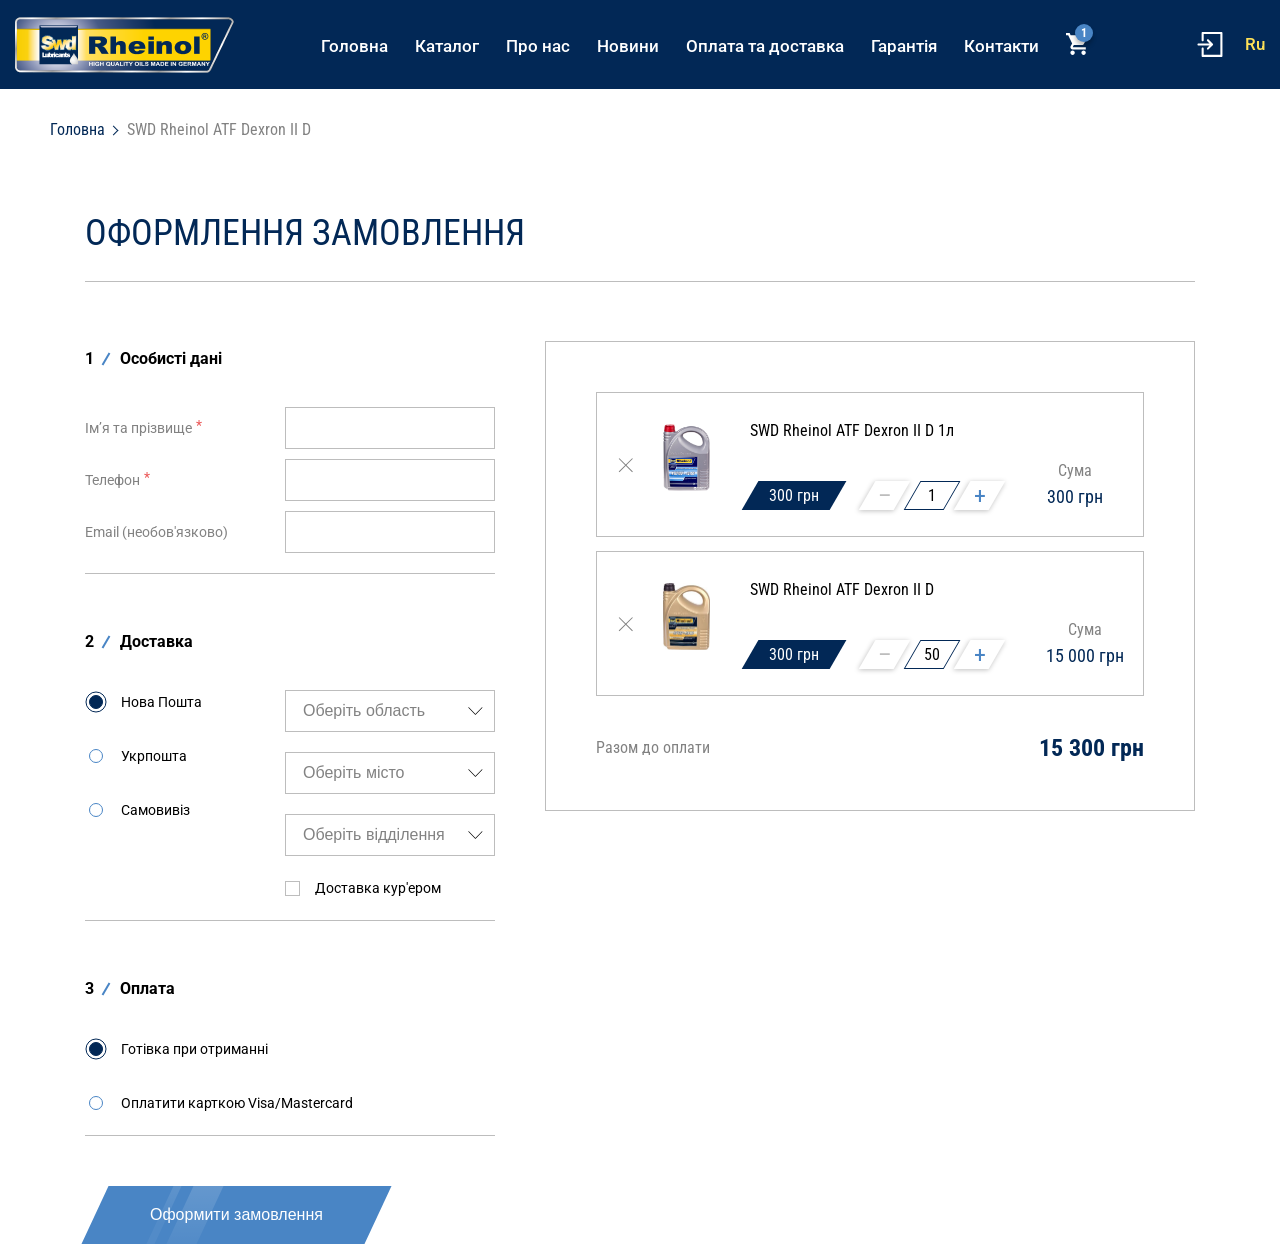
<file: checkout.html>
<!DOCTYPE html>
<html lang="en">

<!-- Start head -->
<head>
    <meta charset="utf-8" />
    <title>Front-end</title>

    <!-- SEO meta tags -->
    <!-- <meta property="og:url" content="url" />
        <meta property="og:type" content="website" />
        <meta property="og:title" content="title" />
        <meta property="og:description" content="description"/>
        <meta property="og:image" content="url" />
        <meta property="og:site_name" content="title" />
        <meta name="twitter:card" content=summary />
        <meta name="twitter:description" content="description"/>
        <meta name="twitter:title" content="title" /> -->
    <!--End SEO meta tags -->

    <meta http-equiv="X-UA-Compatible" content="IE=edge" />
    <meta name="viewport" content="width=device-width, initial-scale=1, maximum-scale=1" />

    <!-- Template Basic Images Start -->
    <link rel="icon" href="img/favicon2x-min.png" />
    <link rel="favicon2x" sizes="32x32" href="img/favicon2x-min.png" />
    <!-- Template Basic Images End -->

    <!-- Custom Browsers Color Start -->
    <meta name="theme-color" content="#000" />
    <!-- Custom Browsers Color End -->


    <style>
        body {
            opacity: 0;
        }

        .modal {
            opacity: 0;
        }

        .dropdown-menu {
            opacity: 0;
            visibility: hidden;
        }

        .select__list {
            visibility: hidden;
            opacity: 0;
        }

        @media screen and (max-width: 991px) {

            .header nav {
                transform: translate3d(100%, 0, 0);
                visibility: hidden;
            }

            /*header mega menu */
            .header.header-mega-menu nav {
                transform: translate3d(100%, 0, 0);
                visibility: hidden;
            }
        }
    </style>
<link href="main.css" rel="stylesheet"></head><!-- End head -->

<!-- Body Modifications -->
<!-- fixed header: header position: fixed -->

<body class="">

<!-- Start modal thanks -->
<div id="modal-thanks" class="modal modal--thanks">
    <div class="modal__window" style="background-image: url('img/modal-thanks-bg.jpg')">
        <div class="modal__content section--dark">
            <div class="h1 title">Дякуємо! Ваше замовлення оформлено.</div>
            <div class="description">Наш менеджер невдовзі зв’яжеться з Вами</div>
        </div>

        <div class="actions">
            <a href="catalog.html" class="btn btn--cta">
                <span>Каталог</span>
            </a>

            <a href="index.html" class="btn btn--empty">
                <span>На головну</span>
            </a>
        </div>
    </div>
</div>

<!-- Open example -->
<!--<script>-->
<!--	var submitBtn = document.querySelector('.checkout button');-->

<!--	submitBtn && submitBtn.addEventListener('click', function() {-->
<!--		document.dispatchEvent(new Event('modal-open#modal-thanks'));-->
<!--	});-->
<!--</script>-->

<!-- Open example -->
<!--<script>-->
<!--	var checkoutForm = document.querySelector('#checkout-form');-->

<!--	checkoutForm && checkoutForm.addEventListener('submit', function(event) {-->
<!--		event.preventDefault();-->
<!--		document.dispatchEvent(new Event('modal-open#modal-thanks'));-->
<!--	});-->
<!--</script>-->
<!-- End modal thanks -->

<!-- Start cart modal -->
<!-- Class notation: "modal-event-js" class will listen to document.dispatchEvent -->
<div id="modal-cart" class="modal ">
    <div class="modal__window">
        <span class="modal__cross modal-close-js">
            <svg><use xlink:href="#icon-x"></use></svg>
        </span>

        <div class="modal__content">
            <div class="cart">
                <div class="cart__products">
                    <div class="cart__product">
                        <a href="##" class="remove">
                            <svg>
                                <use xlink:href="#icon-x"></use>
                            </svg>
                        </a>
            
                        <div class="image">
                            <img src="img/product-1.jpg" alt="product-1">
                        </div>
            
                        <div class="info">
                            <div class="title">SWD Rheinol ATF Dexron II D <br>1л</div>
                            <div class="numbers">
                                <div class="price skew skew--more"><span>300 грн</span></div>
            
                                <div class="count">
                                    <a class="minus skew skew--more"><span>&ndash;</span></a>
                                    <div class="current skew skew--more"><span>1</span></div>
                                    <a class="plus skew skew--more"><span>+</span></a>
                                </div>
                            </div>
                        </div>
            
                        <div class="total">
                            <span class="total-title">Сума</span>
                            <span class="total-number">300 грн</span>
                        </div>
                    </div>
                    <div class="cart__product">
                        <a href="##" class="remove">
                            <svg>
                                <use xlink:href="#icon-x"></use>
                            </svg>
                        </a>
            
                        <div class="image">
                            <img src="img/product-2.jpeg" alt="product-1">
                        </div>
            
                        <div class="info">
                            <div class="title">SWD Rheinol ATF Dexron II D</div>
                            <div class="numbers">
                                <div class="price skew skew--more"><span>300 грн</span></div>
            
                                <div class="count">
                                    <a class="minus skew skew--more"><span>&ndash;</span></a>
                                    <div class="current skew skew--more"><span>50</span></div>
                                    <a class="plus skew skew--more"><span>+</span></a>
                                </div>
                            </div>
                        </div>
            
                        <div class="total">
                            <span class="total-title">Сума</span>
                            <span class="total-number">15 000 грн</span>
                        </div>
                    </div>
                </div>
            </div>
        </div>

        <div class="actions">
            <button type="button" class="btn btn--medium btn--empty modal-close-js">
                <span>Продовжити покупки</span>
            </button>
            <a href="#" class="btn btn--medium btn--lines"><span>Оформити замовлення</span></a>
        </div>
    </div>
</div>

<!-- Trigger example -->


<!-- Open without trigger example -->
<!--<script>-->
<!--	var submitBtn = document.querySelector('.checkout button');-->

<!--	submitBtn && submitBtn.addEventListener('click', function() {-->
<!--		document.dispatchEvent(new Event('modal-open#modal-id'));-->
<!--	});-->
<!--</script>-->

<!-- Open without trigger example -->
<!--<script>-->
<!--	var checkoutForm = document.querySelector('#checkout-form');-->

<!--	checkoutForm && checkoutForm.addEventListener('submit', function(event) {-->
<!--		event.preventDefault();-->
<!--		document.dispatchEvent(new Event('modal-open#modal-id'));-->
<!--	});-->
<!--</script>-->
<!-- End cart modal -->

<!-- Start site wrapper -->
<div class="site-wrapper">

    <!-- Start header -->
    <header class="header header--fill">
        <div class="container container--big">
            <div class="header__row">
                <a href="sitemap.html" class="logo">
                    <img src="img/logo.png" alt="">
                </a>
                <menu>
                    <nav style="background-image: url(img/header-bg-min.png);">
                        <ul>
                            <li>
                                <a href="#introduction">Головна</a>
                            </li>
                            <li>
                                <a href="catalog.html">Каталог</a>
                            </li>
                            <li>
                                <a href="about.html">Про нас</a>
                            </li>
                            <li>
                                <a href="news">Новини</a>
                            </li>
                            <li>
                                <a href="delivery.html">Оплата та доставка</a>
                            </li>
                            <li>
                                <a href="guarantee.html">Гарантія</a>
                            </li>
                            <li>
                                <a href="contact.html">Контакти</a>
                            </li>
    
                            <li class="goods-basket-wrap">
                                <a href="#modal-cart" class="modal-open-js">
                                    <div class="goods-basket">
                                        <svg>
                                            <use xlink:href="#icon-basket"></use>
                                        </svg>
                                        <span>1</span>
                                    </div>
                                </a>
                            </li>
    
                            <li class="header-call hide-pc">
                                <a href="tel:+380676712131">
                                    <svg>
                                        <use xlink:href="#icon-phone"></use>
                                    </svg>
                                    <span>
                                        067 671 21 31
                                    </span>
                                </a>
                            </li>
    
                            <li class=" hide-pc">
                                <div class="menu-item-has-children header-language ">
                                    <span> Ru </span>
                                    <ul class="dropdown-menu">
                                        <li><a href="#">Ua</a></li>
                                        <li><a href="##">En</a></li>
                                    </ul>
                                </div>
                            </li>
                        </ul>
                    </nav>
                </menu>
    
                <div class="header-controls">
                    <div class="goods-basket">
                        <a href="#modal-cart" class="hide-pc modal-open-js">
                            <svg>
                                <use xlink:href="#icon-basket"></use>
                            </svg>
                            <span>1</span>
                        </a>
                    </div>
                    <div class="header-login">
                        <a href="login.html" class="header-login__icon">
                            <svg>
                                <use xlink:href="#icon-header-login"></use>
                            </svg>
                        </a>
                        <a href="login.html" class="header-login__link">
                            вхід
                        </a>
                        <a href="register.html" class="header-login__link">реєстрація</a>
                    </div>
    
                    <div class="menu-item-has-children header-language">
                        <span> Ru </span>
                        <ul class="dropdown-menu">
                            <li><a href="#">Ua</a></li>
                            <li><a href="##">En</a></li>
                        </ul>
                    </div>
                    <div class="burger hidden-on-desktop">
                        <span>&nbsp;</span>
                        <span>&nbsp;</span>
                        <span>&nbsp;</span>
                    </div>
                </div>
            </div>
        </div>
    </header>    <!-- End header -->

    <!--Start page-->
    <div class="page-wrapper page-news">
        <div class="container--fluid">
            <!-- Start breadcrumbs -->
            <ul class="breadcrumbs">
                <li><a href="/">Головна</a></li>
                <li>SWD Rheinol ATF Dexron II D</li>
            </ul>
            <!-- End breadcrumbs -->
        </div>

        <section class="section--checkout">
            <div class="container">
                <h2 class="section-title title-border">Оформлення замовлення</h2>

                <div class="checkout">
                    <form id="checkout-form" class="form checkout__form">
                        <div class="form__section">
                            <div class="form__label">
                                <span class="number">1</span>
                                <span class="title">Особисті дані</span>
                            </div>
                            <label class="form-group form-group--horizontal form-group--required">
                                <span class="label">
                                    <span class="label-text">Ім’я та прізвище</span>
                                </span>
                                <input id="input-name" type="text" name="name" required>
                            </label>
                            <label class="form-group form-group--horizontal form-group--required">
                                <span class="label">
                                    <span class="label-text">Телефон</span>
                                </span>
                                <input id="input-phone" type="tel" name="phone" required>
                            </label>
                            <label class="form-group form-group--horizontal ">
                                <span class="label">
                                    <span class="label-text">Email (необов&#x27;язково)</span>
                                </span>
                                <input id="input-email" type="text" name="email" >
                            </label>
                        </div>

                        <div class="form__section">
                            <div class="form__label">
                                <span class="number">2</span>
                                <span class="title">Доставка</span>
                            </div>
                            <div class="delivery">
                                <!-- Radio buttons -->
                                <div class="radio-wrapper ">
                                    <!--
                                        Handlebars each statement have its own context and
                                        if you want to get variable (beside this) you have to use ../variableName
                                        as in an example below with name and required variable
                                    -->
                                        <!-- this refer to option element  -->
                                        <label class="form-group form-group--radio">
                                            <span class="form-radio">
                                                <input class="radio-js"
                                                       type="radio"
                                                       name="post"
                                                       value="new_post"
                                                       hidden
                                                    checked
                                                    required
                                                >
                                                <span class="radio"></span>
                                            </span>
                                
                                            <span class="label">
                                                <span class="label-text">Нова Пошта</span>
                                            </span>
                                        </label>
                                        <!-- this refer to option element  -->
                                        <label class="form-group form-group--radio">
                                            <span class="form-radio">
                                                <input class="radio-js"
                                                       type="radio"
                                                       name="post"
                                                       value="ukr_post"
                                                       hidden
                                                    
                                                    required
                                                >
                                                <span class="radio"></span>
                                            </span>
                                
                                            <span class="label">
                                                <span class="label-text">Укрпошта</span>
                                            </span>
                                        </label>
                                        <!-- this refer to option element  -->
                                        <label class="form-group form-group--radio">
                                            <span class="form-radio">
                                                <input class="radio-js"
                                                       type="radio"
                                                       name="post"
                                                       value="self"
                                                       hidden
                                                    
                                                    required
                                                >
                                                <span class="radio"></span>
                                            </span>
                                
                                            <span class="label">
                                                <span class="label-text">Самовивіз</span>
                                            </span>
                                        </label>
                                </div>
                                <div class="delivery__place">
                                    <div class="form-group form-group--select">
                                        <label class="select-label select-label-js">
                                            <input class="input input-value-js"
                                                   type="text"
                                                   readonly
                                                   placeholder="Оберіть область"
                                            />
                                    
                                            <!-- Value of this input will be sent to back -->
                                            <input class="input input-key-js" name="oblast" readonly hidden>
                                    
                                            <span class="select-icon"><svg><use xlink:href="#icon-arrow-left"></use></svg></span>
                                        </label>
                                    
                                        <ul class="options options-js">
                                                <!-- { this } refer to options element -->
                                                <li class="option option-js" data-key="ob1">Область 1</li>
                                                <!-- { this } refer to options element -->
                                                <li class="option option-js" data-key="ob2">Область 2</li>
                                                <!-- { this } refer to options element -->
                                                <li class="option option-js" data-key="ob3">Область 3</li>
                                        </ul>
                                    </div>
                                    <div class="form-group form-group--select">
                                        <label class="select-label select-label-js">
                                            <input class="input input-value-js"
                                                   type="text"
                                                   readonly
                                                   placeholder="Оберіть місто"
                                            />
                                    
                                            <!-- Value of this input will be sent to back -->
                                            <input class="input input-key-js" name="oblast" readonly hidden>
                                    
                                            <span class="select-icon"><svg><use xlink:href="#icon-arrow-left"></use></svg></span>
                                        </label>
                                    
                                        <ul class="options options-js">
                                                <!-- { this } refer to options element -->
                                                <li class="option option-js" data-key="city1">Місто 1</li>
                                                <!-- { this } refer to options element -->
                                                <li class="option option-js" data-key="city2">Місто 2</li>
                                                <!-- { this } refer to options element -->
                                                <li class="option option-js" data-key="city3">Місто 3</li>
                                        </ul>
                                    </div>
                                    <div class="form-group form-group--select">
                                        <label class="select-label select-label-js">
                                            <input class="input input-value-js"
                                                   type="text"
                                                   readonly
                                                   placeholder="Оберіть відділення"
                                            />
                                    
                                            <!-- Value of this input will be sent to back -->
                                            <input class="input input-key-js" name="oblast" readonly hidden>
                                    
                                            <span class="select-icon"><svg><use xlink:href="#icon-arrow-left"></use></svg></span>
                                        </label>
                                    
                                        <ul class="options options-js">
                                                <!-- { this } refer to options element -->
                                                <li class="option option-js" data-key="1">Відділення 1</li>
                                                <!-- { this } refer to options element -->
                                                <li class="option option-js" data-key="2">Відділення 2</li>
                                                <!-- { this } refer to options element -->
                                                <li class="option option-js" data-key="3">Відділення 3</li>
                                        </ul>
                                    </div>
                                    <label class="form-group form-group--checkbox ">
                                        <span class="form-checkbox">
                                            <input class="checkbox-js"
                                                   type="checkbox"
                                                   name="curier"
                                                   value=""
                                                   hidden
                                                
                                                
                                            >
                                            <span class="checkbox"></span>
                                        </span>
                                    
                                        <span class="label">
                                            <span class="label-text">Доставка кур&#x27;ером</span>
                                        </span>
                                    </label>
                                </div>
                            </div>
                        </div>

                        <div class="form__section">
                            <div class="form__label">
                                <span class="number">3</span>
                                <span class="title">Оплата</span>
                            </div>
                            <!-- Radio buttons -->
                            <div class="radio-wrapper ">
                                <!--
                                    Handlebars each statement have its own context and
                                    if you want to get variable (beside this) you have to use ../variableName
                                    as in an example below with name and required variable
                                -->
                                    <!-- this refer to option element  -->
                                    <label class="form-group form-group--radio">
                                        <span class="form-radio">
                                            <input class="radio-js"
                                                   type="radio"
                                                   name="pay_method"
                                                   value="cash"
                                                   hidden
                                                checked
                                                required
                                            >
                                            <span class="radio"></span>
                                        </span>
                            
                                        <span class="label">
                                            <span class="label-text"> Готівка при отриманні</span>
                                        </span>
                                    </label>
                                    <!-- this refer to option element  -->
                                    <label class="form-group form-group--radio">
                                        <span class="form-radio">
                                            <input class="radio-js"
                                                   type="radio"
                                                   name="pay_method"
                                                   value="card"
                                                   hidden
                                                
                                                required
                                            >
                                            <span class="radio"></span>
                                        </span>
                            
                                        <span class="label">
                                            <span class="label-text">Оплатити карткою Visa/Mastercard</span>
                                        </span>
                                    </label>
                            </div>
                        </div>

                        <button type="submit" class="btn btn--medium btn--lines"><span>Оформити замовлення</span>
                        </button>
                    </form>

                    <div class="checkout__cart">
                        <div class="cart">
                            <div class="cart__products">
                                <div class="cart__product">
                                    <a href="##" class="remove">
                                        <svg>
                                            <use xlink:href="#icon-x"></use>
                                        </svg>
                                    </a>
                        
                                    <div class="image">
                                        <img src="img/product-1.jpg" alt="product-1">
                                    </div>
                        
                                    <div class="info">
                                        <div class="title">SWD Rheinol ATF Dexron II D <br>1л</div>
                                        <div class="numbers">
                                            <div class="price skew skew--more"><span>300 грн</span></div>
                        
                                            <div class="count">
                                                <a class="minus skew skew--more"><span>&ndash;</span></a>
                                                <div class="current skew skew--more"><span>1</span></div>
                                                <a class="plus skew skew--more"><span>+</span></a>
                                            </div>
                                        </div>
                                    </div>
                        
                                    <div class="total">
                                        <span class="total-title">Сума</span>
                                        <span class="total-number">300 грн</span>
                                    </div>
                                </div>
                                <div class="cart__product">
                                    <a href="##" class="remove">
                                        <svg>
                                            <use xlink:href="#icon-x"></use>
                                        </svg>
                                    </a>
                        
                                    <div class="image">
                                        <img src="img/product-2.jpeg" alt="product-1">
                                    </div>
                        
                                    <div class="info">
                                        <div class="title">SWD Rheinol ATF Dexron II D</div>
                                        <div class="numbers">
                                            <div class="price skew skew--more"><span>300 грн</span></div>
                        
                                            <div class="count">
                                                <a class="minus skew skew--more"><span>&ndash;</span></a>
                                                <div class="current skew skew--more"><span>50</span></div>
                                                <a class="plus skew skew--more"><span>+</span></a>
                                            </div>
                                        </div>
                                    </div>
                        
                                    <div class="total">
                                        <span class="total-title">Сума</span>
                                        <span class="total-number">15 000 грн</span>
                                    </div>
                                </div>
                            </div>
                        </div>
                        <div class="total">
                            <div class="total__title">Разом до оплати</div>
                            <div class="total__number">15 300 грн</div>
                        </div>
                    </div>
                </div>
            </div>
        </section>

        <script>
            var checkoutForm = document.querySelector('#checkout-form');

            checkoutForm.addEventListener('submit', function(event) {
                event.preventDefault();
                document.dispatchEvent(new Event('modal-open#modal-thanks'));
            });
        </script>
    </div>
    <!--End page-->
</div>
<!-- End site wrapper -->
<script type="text/javascript" src="bundle.js"></script><script type="text/javascript" src="svgsprite.js"></script></body>

</html>
</file>
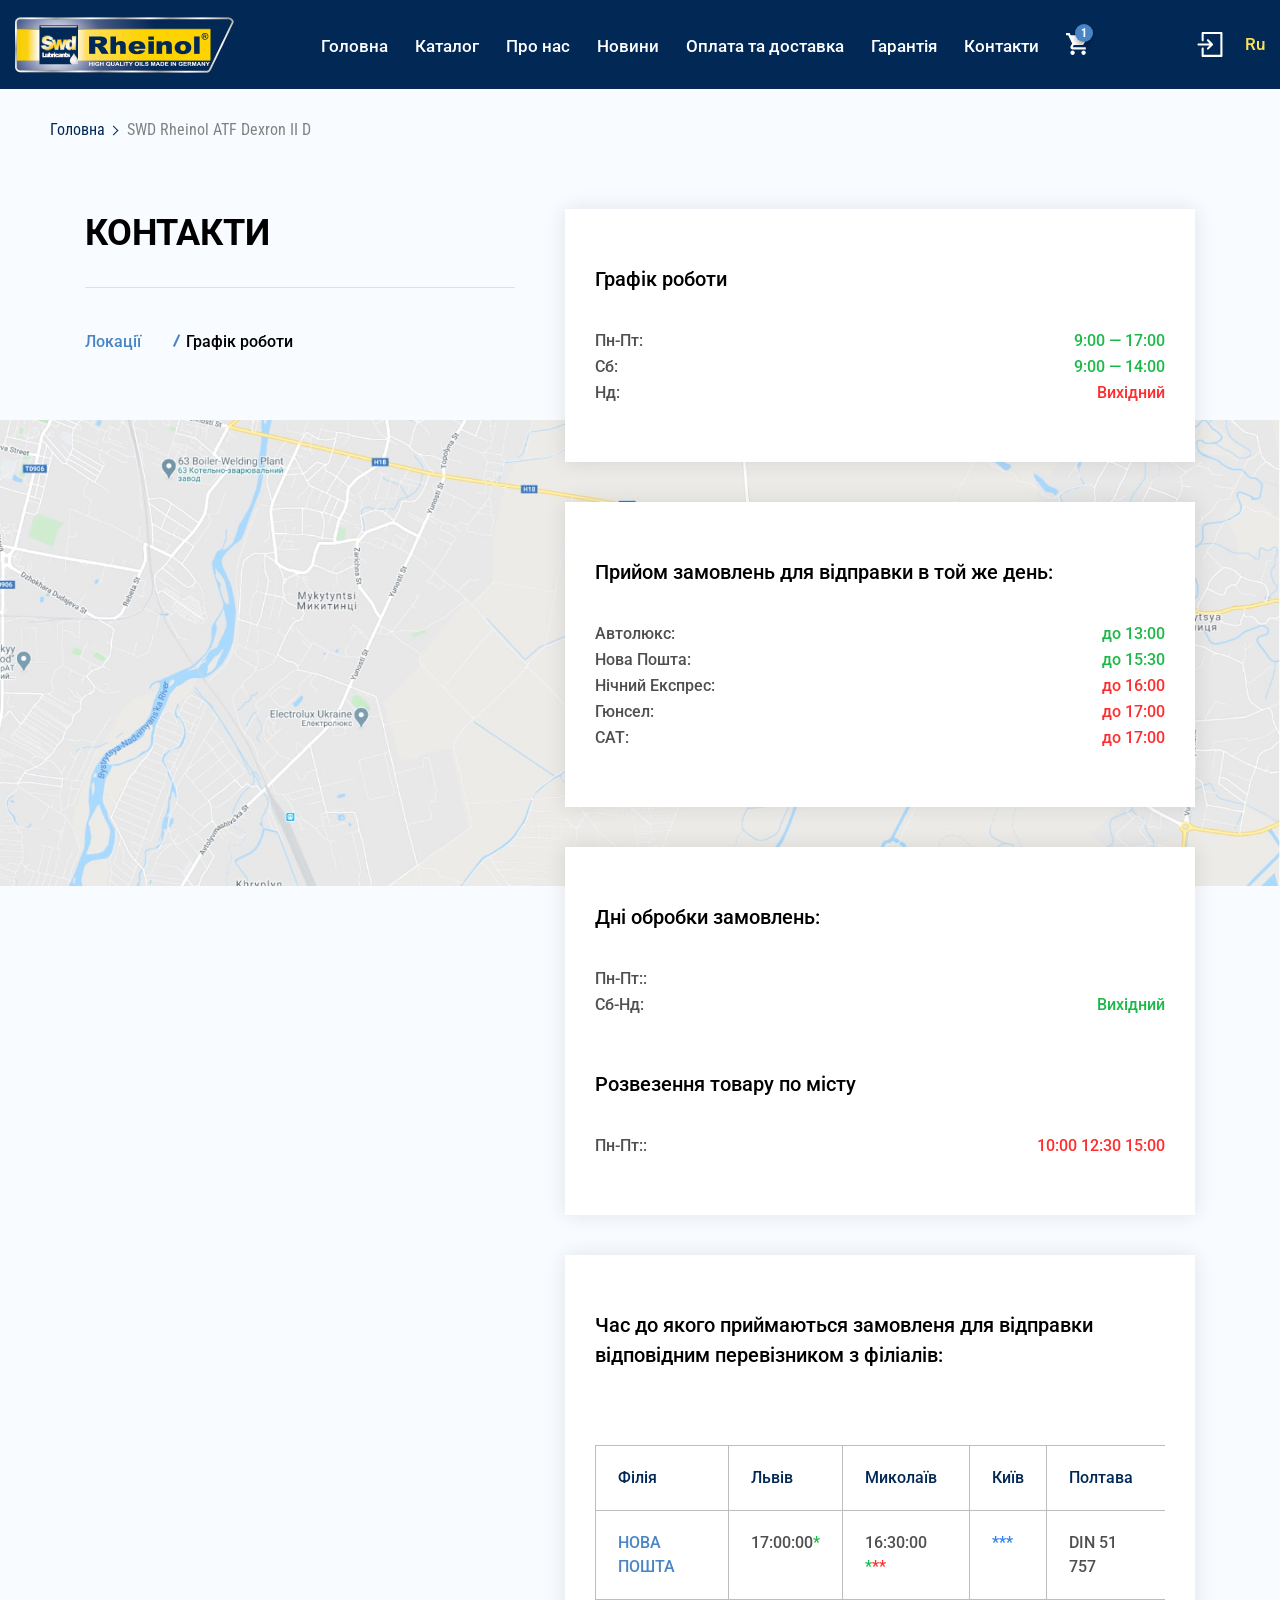
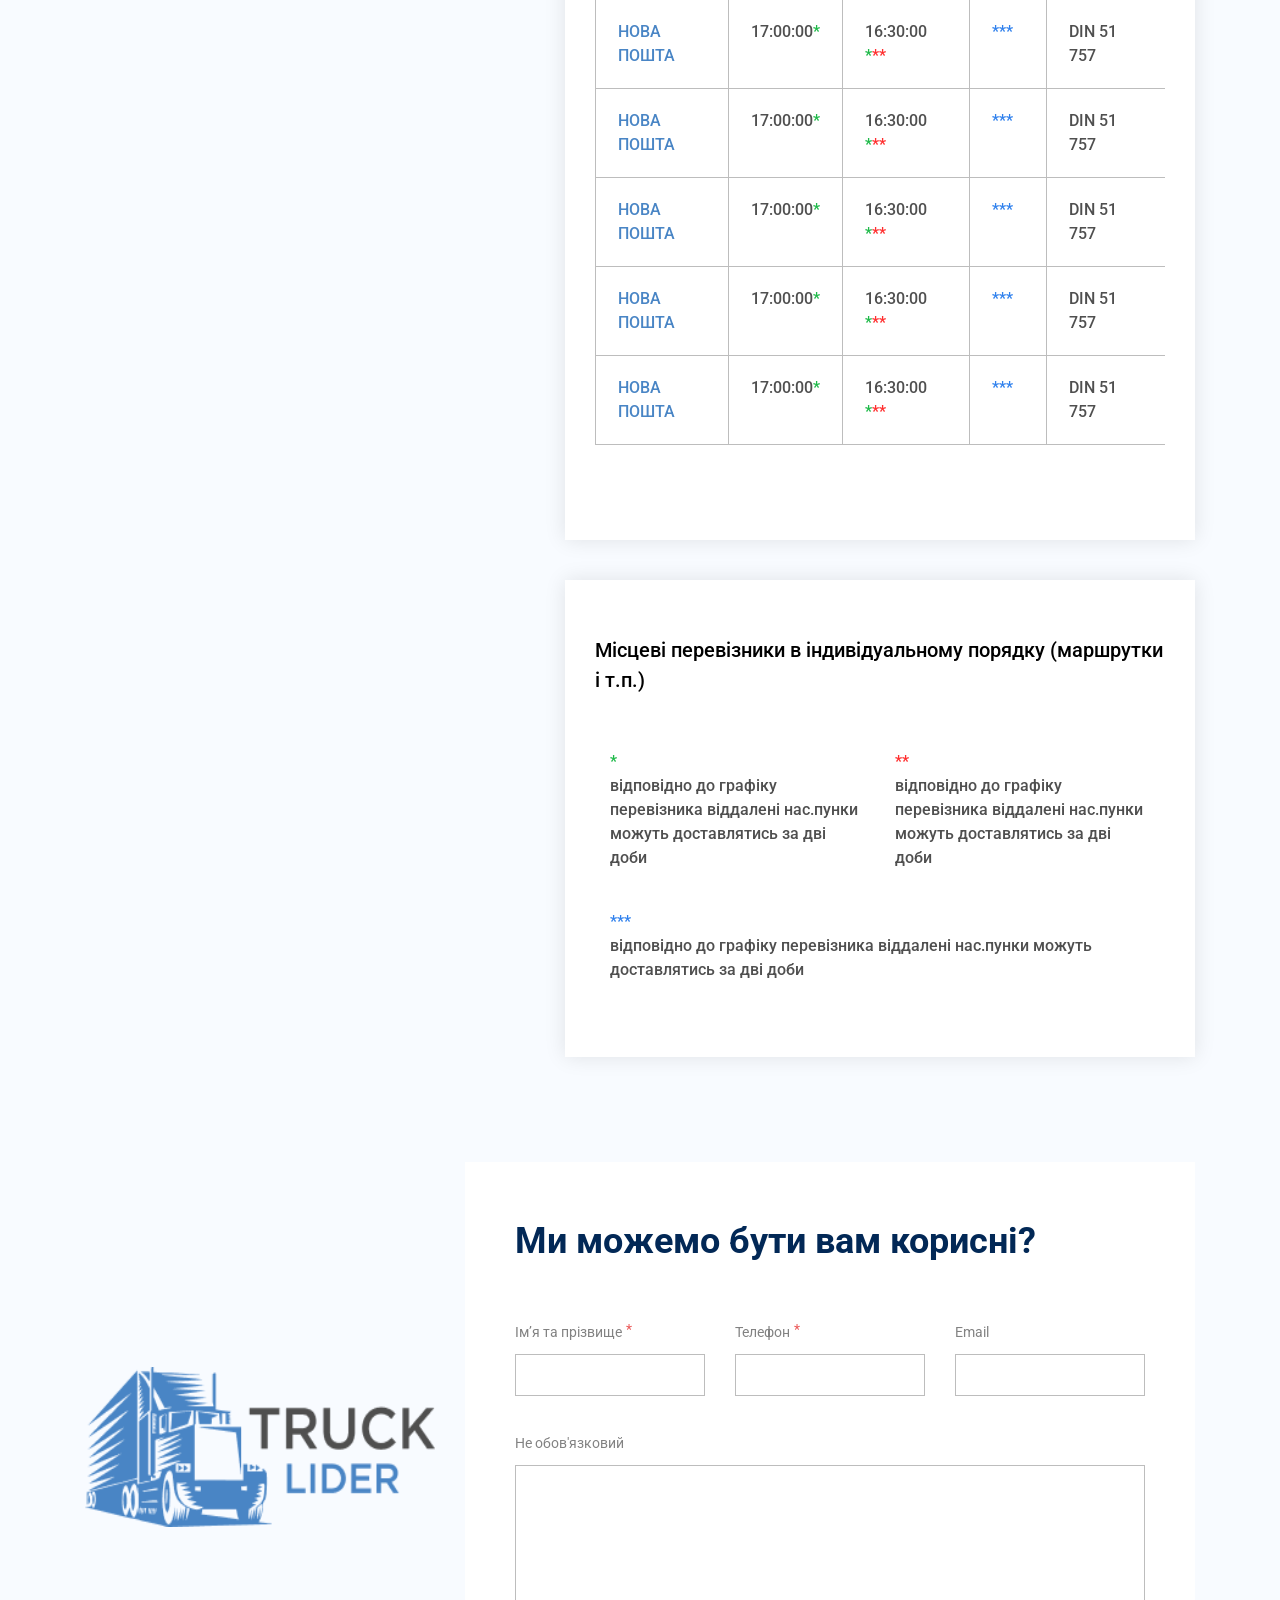
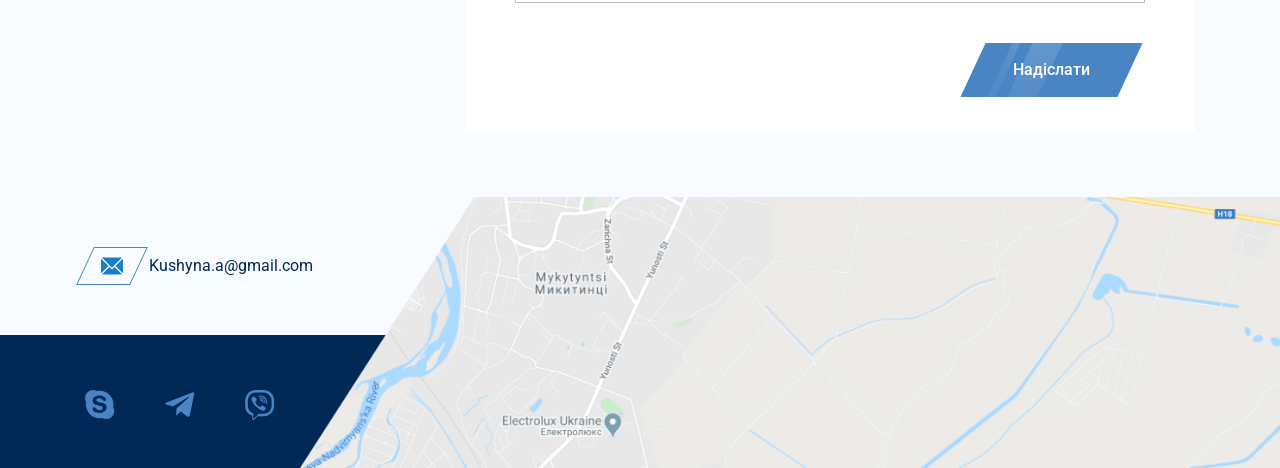
<file: contact-single.html>
<!DOCTYPE html>
<html lang="en">

<!-- Start head -->
<head>
    <meta charset="utf-8" />
    <title>Front-end</title>

    <!-- SEO meta tags -->
    <!-- <meta property="og:url" content="url" />
        <meta property="og:type" content="website" />
        <meta property="og:title" content="title" />
        <meta property="og:description" content="description"/>
        <meta property="og:image" content="url" />
        <meta property="og:site_name" content="title" />
        <meta name="twitter:card" content=summary />
        <meta name="twitter:description" content="description"/>
        <meta name="twitter:title" content="title" /> -->
    <!--End SEO meta tags -->

    <meta http-equiv="X-UA-Compatible" content="IE=edge" />
    <meta name="viewport" content="width=device-width, initial-scale=1, maximum-scale=1" />

    <!-- Template Basic Images Start -->
    <link rel="icon" href="img/favicon2x-min.png" />
    <link rel="favicon2x" sizes="32x32" href="img/favicon2x-min.png" />
    <!-- Template Basic Images End -->

    <!-- Custom Browsers Color Start -->
    <meta name="theme-color" content="#000" />
    <!-- Custom Browsers Color End -->


    <style>
        body {
            opacity: 0;
        }

        .modal {
            opacity: 0;
        }

        .dropdown-menu {
            opacity: 0;
            visibility: hidden;
        }

        .select__list {
            visibility: hidden;
            opacity: 0;
        }

        @media screen and (max-width: 991px) {

            .header nav {
                transform: translate3d(100%, 0, 0);
                visibility: hidden;
            }

            /*header mega menu */
            .header.header-mega-menu nav {
                transform: translate3d(100%, 0, 0);
                visibility: hidden;
            }
        }
    </style>
<link href="main.css" rel="stylesheet"></head><!-- End head -->

<!-- Body Modifications -->
<!-- fixed header: header position: fixed -->

<body class="">

    <!-- Start cart modal -->
    <!-- Class notation: "modal-event-js" class will listen to document.dispatchEvent -->
    <div id="modal-cart" class="modal ">
        <div class="modal__window">
            <span class="modal__cross modal-close-js">
                <svg><use xlink:href="#icon-x"></use></svg>
            </span>
    
            <div class="modal__content">
                <div class="cart">
                    <div class="cart__products">
                        <div class="cart__product">
                            <a href="##" class="remove">
                                <svg>
                                    <use xlink:href="#icon-x"></use>
                                </svg>
                            </a>
                
                            <div class="image">
                                <img src="img/product-1.jpg" alt="product-1">
                            </div>
                
                            <div class="info">
                                <div class="title">SWD Rheinol ATF Dexron II D <br>1л</div>
                                <div class="numbers">
                                    <div class="price skew skew--more"><span>300 грн</span></div>
                
                                    <div class="count">
                                        <a class="minus skew skew--more"><span>&ndash;</span></a>
                                        <div class="current skew skew--more"><span>1</span></div>
                                        <a class="plus skew skew--more"><span>+</span></a>
                                    </div>
                                </div>
                            </div>
                
                            <div class="total">
                                <span class="total-title">Сума</span>
                                <span class="total-number">300 грн</span>
                            </div>
                        </div>
                        <div class="cart__product">
                            <a href="##" class="remove">
                                <svg>
                                    <use xlink:href="#icon-x"></use>
                                </svg>
                            </a>
                
                            <div class="image">
                                <img src="img/product-2.jpeg" alt="product-1">
                            </div>
                
                            <div class="info">
                                <div class="title">SWD Rheinol ATF Dexron II D</div>
                                <div class="numbers">
                                    <div class="price skew skew--more"><span>300 грн</span></div>
                
                                    <div class="count">
                                        <a class="minus skew skew--more"><span>&ndash;</span></a>
                                        <div class="current skew skew--more"><span>50</span></div>
                                        <a class="plus skew skew--more"><span>+</span></a>
                                    </div>
                                </div>
                            </div>
                
                            <div class="total">
                                <span class="total-title">Сума</span>
                                <span class="total-number">15 000 грн</span>
                            </div>
                        </div>
                    </div>
                </div>
            </div>
    
            <div class="actions">
                <button type="button" class="btn btn--medium btn--empty modal-close-js">
                    <span>Продовжити покупки</span>
                </button>
                <a href="#" class="btn btn--medium btn--lines"><span>Оформити замовлення</span></a>
            </div>
        </div>
    </div>
    
    <!-- Trigger example -->
    
    
    <!-- Open without trigger example -->
    <!--<script>-->
    <!--	var submitBtn = document.querySelector('.checkout button');-->
    
    <!--	submitBtn && submitBtn.addEventListener('click', function() {-->
    <!--		document.dispatchEvent(new Event('modal-open#modal-id'));-->
    <!--	});-->
    <!--</script>-->
    
    <!-- Open without trigger example -->
    <!--<script>-->
    <!--	var checkoutForm = document.querySelector('#checkout-form');-->
    
    <!--	checkoutForm && checkoutForm.addEventListener('submit', function(event) {-->
    <!--		event.preventDefault();-->
    <!--		document.dispatchEvent(new Event('modal-open#modal-id'));-->
    <!--	});-->
    <!--</script>-->
    <!-- End cart modal -->

    <!-- Start site wrapper -->
    <div class="site-wrapper">

        <!-- Start header -->
        <header class="header header--fill">
            <div class="container container--big">
                <div class="header__row">
                    <a href="sitemap.html" class="logo">
                        <img src="img/logo.png" alt="">
                    </a>
                    <menu>
                        <nav style="background-image: url(img/header-bg-min.png);">
                            <ul>
                                <li>
                                    <a href="#introduction">Головна</a>
                                </li>
                                <li>
                                    <a href="catalog.html">Каталог</a>
                                </li>
                                <li>
                                    <a href="about.html">Про нас</a>
                                </li>
                                <li>
                                    <a href="news">Новини</a>
                                </li>
                                <li>
                                    <a href="delivery.html">Оплата та доставка</a>
                                </li>
                                <li>
                                    <a href="guarantee.html">Гарантія</a>
                                </li>
                                <li>
                                    <a href="contact.html">Контакти</a>
                                </li>
        
                                <li class="goods-basket-wrap">
                                    <a href="#modal-cart" class="modal-open-js">
                                        <div class="goods-basket">
                                            <svg>
                                                <use xlink:href="#icon-basket"></use>
                                            </svg>
                                            <span>1</span>
                                        </div>
                                    </a>
                                </li>
        
                                <li class="header-call hide-pc">
                                    <a href="tel:+380676712131">
                                        <svg>
                                            <use xlink:href="#icon-phone"></use>
                                        </svg>
                                        <span>
                                            067 671 21 31
                                        </span>
                                    </a>
                                </li>
        
                                <li class=" hide-pc">
                                    <div class="menu-item-has-children header-language ">
                                        <span> Ru </span>
                                        <ul class="dropdown-menu">
                                            <li><a href="#">Ua</a></li>
                                            <li><a href="##">En</a></li>
                                        </ul>
                                    </div>
                                </li>
                            </ul>
                        </nav>
                    </menu>
        
                    <div class="header-controls">
                        <div class="goods-basket">
                            <a href="#modal-cart" class="hide-pc modal-open-js">
                                <svg>
                                    <use xlink:href="#icon-basket"></use>
                                </svg>
                                <span>1</span>
                            </a>
                        </div>
                        <div class="header-login">
                            <a href="login.html" class="header-login__icon">
                                <svg>
                                    <use xlink:href="#icon-header-login"></use>
                                </svg>
                            </a>
                            <a href="login.html" class="header-login__link">
                                вхід
                            </a>
                            <a href="register.html" class="header-login__link">реєстрація</a>
                        </div>
        
                        <div class="menu-item-has-children header-language">
                            <span> Ru </span>
                            <ul class="dropdown-menu">
                                <li><a href="#">Ua</a></li>
                                <li><a href="##">En</a></li>
                            </ul>
                        </div>
                        <div class="burger hidden-on-desktop">
                            <span>&nbsp;</span>
                            <span>&nbsp;</span>
                            <span>&nbsp;</span>
                        </div>
                    </div>
                </div>
            </div>
        </header>        <!-- End header -->

        <!--Start page-->
        <div class="page-wrapper page-wrapper--lite-gray">
            <div class="container--fluid">
                <!-- Start breadcrumbs -->
                <ul class="breadcrumbs">
                    <li><a href="/">Головна</a></li>
                    <li>SWD Rheinol ATF Dexron II D</li>
                </ul>
                <!-- End breadcrumbs -->
            </div>
            <div class="contact contact--schedule" style="background-image: url(img/map-bg-min.jpg);">
                <div class="container">
                    <div class="contact-inner">

                        <div class="contact__head">
                            <h2 class="title">
                                Контакти
                            </h2>
                            <ul class="contact-tabs">
                                <li>
                                    <a href="#">Локації</a>
                                </li>
                                <li class="active"><a href="#">Графік роботи</a></li>
                            </ul>
                        </div>

                        <div class="contact__cards">
                            <div class="contact-col-2">
                                <div class="contact-card-wrap">
                                    <div class="contact-card">
                                        <div class="contact-card__title contact-card__title--no-upper">
                                            <p>
                                                Графік роботи
                                            </p>
                                        </div>
                                        <div class="contact-card__schedule">
                                            <div class="schedule-row">
                                                <p>Пн-Пт: </p> <span class="text--green">9:00 — 17:00</span>
                                            </div>
                                            <div class="schedule-row">
                                                <p>Сб: </p> <span class="text--green">9:00 — 14:00</span>
                                            </div>
                                            <div class="schedule-row">
                                                <p>Нд: </p> <span class="text--red">Вихідний</span>
                                            </div>
                                        </div>
                                    </div>
                                </div>

                                <div class="contact-card-wrap">


                                    <div class="contact-card">
                                        <div class="contact-card__title contact-card__title--no-upper">
                                            <p>
                                                Прийом замовлень для відправки в той же день:
                                            </p>
                                        </div>
                                        <div class="contact-card__schedule">
                                            <div class="schedule-row">
                                                <p>Автолюкс: </p> <span class="text--green">до 13:00</span>
                                            </div>
                                            <div class="schedule-row">
                                                <p>Нова Пошта: </p> <span class="text--green">до 15:30</span>
                                            </div>
                                            <div class="schedule-row">
                                                <p>Нічний Експрес: </p> <span class="text--red">до 16:00</span>
                                            </div>
                                            <div class="schedule-row">
                                                <p>Гюнсел: </p> <span class="text--red">до 17:00</span>
                                            </div>
                                            <div class="schedule-row">
                                                <p>САТ: </p> <span class="text--red">до 17:00</span>
                                            </div>
                                        </div>
                                    </div>
                                </div>
                                <div class="contact-card-wrap">

                                    <div class="contact-card">
                                        <div class="contact-card__title contact-card__title--no-upper">
                                            <p>
                                                Дні обробки замовлень:
                                            </p>
                                        </div>
                                        <div class="contact-card__schedule">
                                            <div class="schedule-row">
                                                <p>Пн-Пт:: </p> <span class="text--green"></span>
                                            </div>
                                            <div class="schedule-row">
                                                <p>Сб-Нд: </p> <span class="text--green">Вихідний</span>
                                            </div>
                                        </div>
                                        <div class="contact-card__title contact-card__title--no-upper">
                                            <p>
                                                Розвезення товару по місту
                                            </p>
                                        </div>
                                        <div class="contact-card__schedule">
                                            <div class="schedule-row">
                                                <p>Пн-Пт:: </p> <span class="text--red">10:00 12:30 15:00</span>
                                            </div>
                                        </div>
                                    </div>
                                </div>
                            </div>
                            <div class="contact-col">

                                <div class="contact-card-wrap">

                                    <div class="contact-card contact-card--table">
                                        <div class="contact-card__title contact-card__title--no-upper">
                                            <p>
                                                Час до якого приймаються замовленя для відправки відповідним
                                                перевізником з
                                                філіалів:
                                            </p>
                                        </div>
                                        <div class="table-wrapper">

                                            <table>
                                                <thead>
                                                    <tr>
                                                        <th>Філія</th>
                                                        <th>Львів</th>
                                                        <th>Миколаїв</th>
                                                        <th>Київ</th>
                                                        <th>Полтава</th>
                                                    </tr>
                                                </thead>

                                                <tbody>
                                                    <tr>
                                                        <td>НОВА ПОШТА</td>
                                                        <td>17:00:00<span class="text--green">*</span></td>
                                                        <td>16:30:00 <span class="text--green">*</span><span
                                                                class="text--red">**</span></td>
                                                        <td><span class="text--blue">*** </span></td>
                                                        <td>DIN 51 757</td>
                                                    </tr>

                                                    <tr>
                                                        <td>НОВА ПОШТА</td>
                                                        <td>17:00:00<span class="text--green">*</span></td>
                                                        <td>16:30:00 <span class="text--green">*</span><span
                                                                class="text--red">**</span></td>
                                                        <td><span class="text--blue">*** </span></td>
                                                        <td>DIN 51 757</td>
                                                    </tr>

                                                    <tr>
                                                        <td>НОВА ПОШТА</td>
                                                        <td>17:00:00<span class="text--green">*</span></td>
                                                        <td>16:30:00 <span class="text--green">*</span><span
                                                                class="text--red">**</span></td>
                                                        <td><span class="text--blue">*** </span></td>
                                                        <td>DIN 51 757</td>
                                                    </tr>

                                                    <tr>
                                                        <td>НОВА ПОШТА</td>
                                                        <td>17:00:00<span class="text--green">*</span></td>
                                                        <td>16:30:00 <span class="text--green">*</span><span
                                                                class="text--red">**</span></td>
                                                        <td><span class="text--blue">*** </span></td>
                                                        <td>DIN 51 757</td>
                                                    </tr>

                                                    <tr>
                                                        <td>НОВА ПОШТА</td>
                                                        <td>17:00:00<span class="text--green">*</span></td>
                                                        <td>16:30:00 <span class="text--green">*</span><span
                                                                class="text--red">**</span></td>
                                                        <td><span class="text--blue">*** </span></td>
                                                        <td>DIN 51 757</td>
                                                    </tr>

                                                    <tr>
                                                        <td>НОВА ПОШТА</td>
                                                        <td>17:00:00<span class="text--green">*</span></td>
                                                        <td>16:30:00 <span class="text--green">*</span><span
                                                                class="text--red">**</span></td>
                                                        <td><span class="text--blue">*** </span></td>
                                                        <td>DIN 51 757</td>
                                                    </tr>

                                                </tbody>
                                            </table>
                                        </div>
                                    </div>
                                </div>
                            </div>
                            <div class="contact-col">
                                <div class="contact-card-wrap">
                                    <div class="contact-card contact-card---explanation">
                                        <div class="contact-card__title contact-card__title--no-upper">
                                            <p>
                                                Місцеві перевізники в індивідуальному порядку (маршрутки і т.п.)
                                            </p>
                                        </div>
                                        <div class="explanation-card">
                                            <span class="text--green"> *</span>
                                            <p>
                                                відповідно до графіку перевізника віддалені нас.пунки можуть
                                                доставлятись за дві доби
                                            </p>
                                        </div>
                                        <div class="explanation-card">
                                            <span class="text--red"> **</span>
                                            <p>
                                                відповідно до графіку перевізника віддалені нас.пунки можуть
                                                доставлятись за дві доби
                                            </p>
                                        </div>
                                        <div class="explanation-card">
                                            <span class="text--blue"> ***</span>
                                            <p>
                                                відповідно до графіку перевізника віддалені нас.пунки можуть
                                                доставлятись за дві доби
                                            </p>
                                        </div>
                                    </div>
                                </div>
                            </div>
                        </div>
                    </div>
                </div>

            </div>

            <!-- Start contact-form section -->
            <section class="section contact-form " id="">
                <div class="container">
                    <div class="row">
            
                        <div class="col-lg-4 col-12 ">
                            <div class="contact-form__picture">
                                <img src="img/truck-lider-black.png"
                                    srcset="img/truck-lider-black.png 1x, img/truck-lider-black@2x.png 2x" alt="Truck lider">
                            </div>
                        </div>
                        <div class=" col-lg-8 col-12">
                            <div class="contact-form__form">
            
                                <h2 class="title">
                                    Ми можемо бути вам корисні?
                                </h2>
                                <form action="" class="form">
                                    <!-- Required input -->
                                    <div class="form__row">
                                        <label class="form-group  form-group--required">
                                            <span class="label">
                                                <span class="label-text">Ім’я та прізвище</span>
                                            </span>
                                            <input id="input-input1" type="text" name="input1" required>
                                        </label>
                                        <label class="form-group  form-group--required">
                                            <span class="label">
                                                <span class="label-text"> Телефон</span>
                                            </span>
                                            <input id="input-input2" type="tel" name="input2" required>
                                        </label>
                                        <label class="form-group  ">
                                            <span class="label">
                                                <span class="label-text"> Email</span>
                                            </span>
                                            <input id="input-input3" type="text" name="input3" >
                                        </label>
                                    </div>
            
                                    <!-- Optional textarea -->
                                    <label
                                            class="form-group form-group--textarea
                                            
                                            "
                                    >
                                        <span class="label">
                                            <span class="label-text">Не обов&#x27;язковий</span>
                                        </span>
                                        <textarea id="input-massage2" name="massage2" cols="30" rows="5" ></textarea>
                                    </label>
                                    <div class="form__row--btn">
                                        <a class="btn btn--lines"><span>Надіслати</span></a>
                                    </div>
                                </form>
                            </div>
                        </div>
            
                    </div>
            
            
            
                </div>
            </section>
            <!-- End  contact-form section -->
        </div>
        <!--End page-->

        <!-- Start footer -->
        <footer class="footer footer--contact">
            <!-- Footer bg -->
            <div class="footer__bg" style="background-image: url('img/footer-map-min.png')"></div>
        
            <!-- Content -->
            <div class="container">
                <div class="footer-inner">
        
                    <!-- Footer email and phone info -->
                    <div class="footer__contacts">
                        <div class="links">
                            <div class="email">
                                <a href="mailto:kushyna.a@gmail.com" class="btn btn--empty btn--empty--hover-color btn--icon">
                                    <svg>
                                        <use xlink:href="#icon-mail"></use>
                                    </svg>
                                </a>
                                <a href="mailto:kushyna.a@gmail.com">
                                    <span>Kushyna.a@gmail.com</span>
                                </a>
                            </div>
                        </div>
                    </div>
        
                    <!-- Footer bottom social icons and copyright -->
                    <div class="footer__social">
                        <ul class="socials">
                            <li><a href="#"><svg>
                                        <use xlink:href="#icon-social-skype"></use>
                                    </svg></a></li>
                            <li><a href="#"><svg>
                                        <use xlink:href="#icon-social-telegram"></use>
                                    </svg></a></li>
                            <li><a href="#"><svg>
                                        <use xlink:href="#icon-social-vider"></use>
                                    </svg></a></li>
                        </ul>
                    </div>
                </div>
            </div>
        </footer>        <!-- End footer -->
    </div>
    <!-- End site wrapper -->
<script type="text/javascript" src="bundle.js"></script><script type="text/javascript" src="svgsprite.js"></script></body>

</html>
</file>
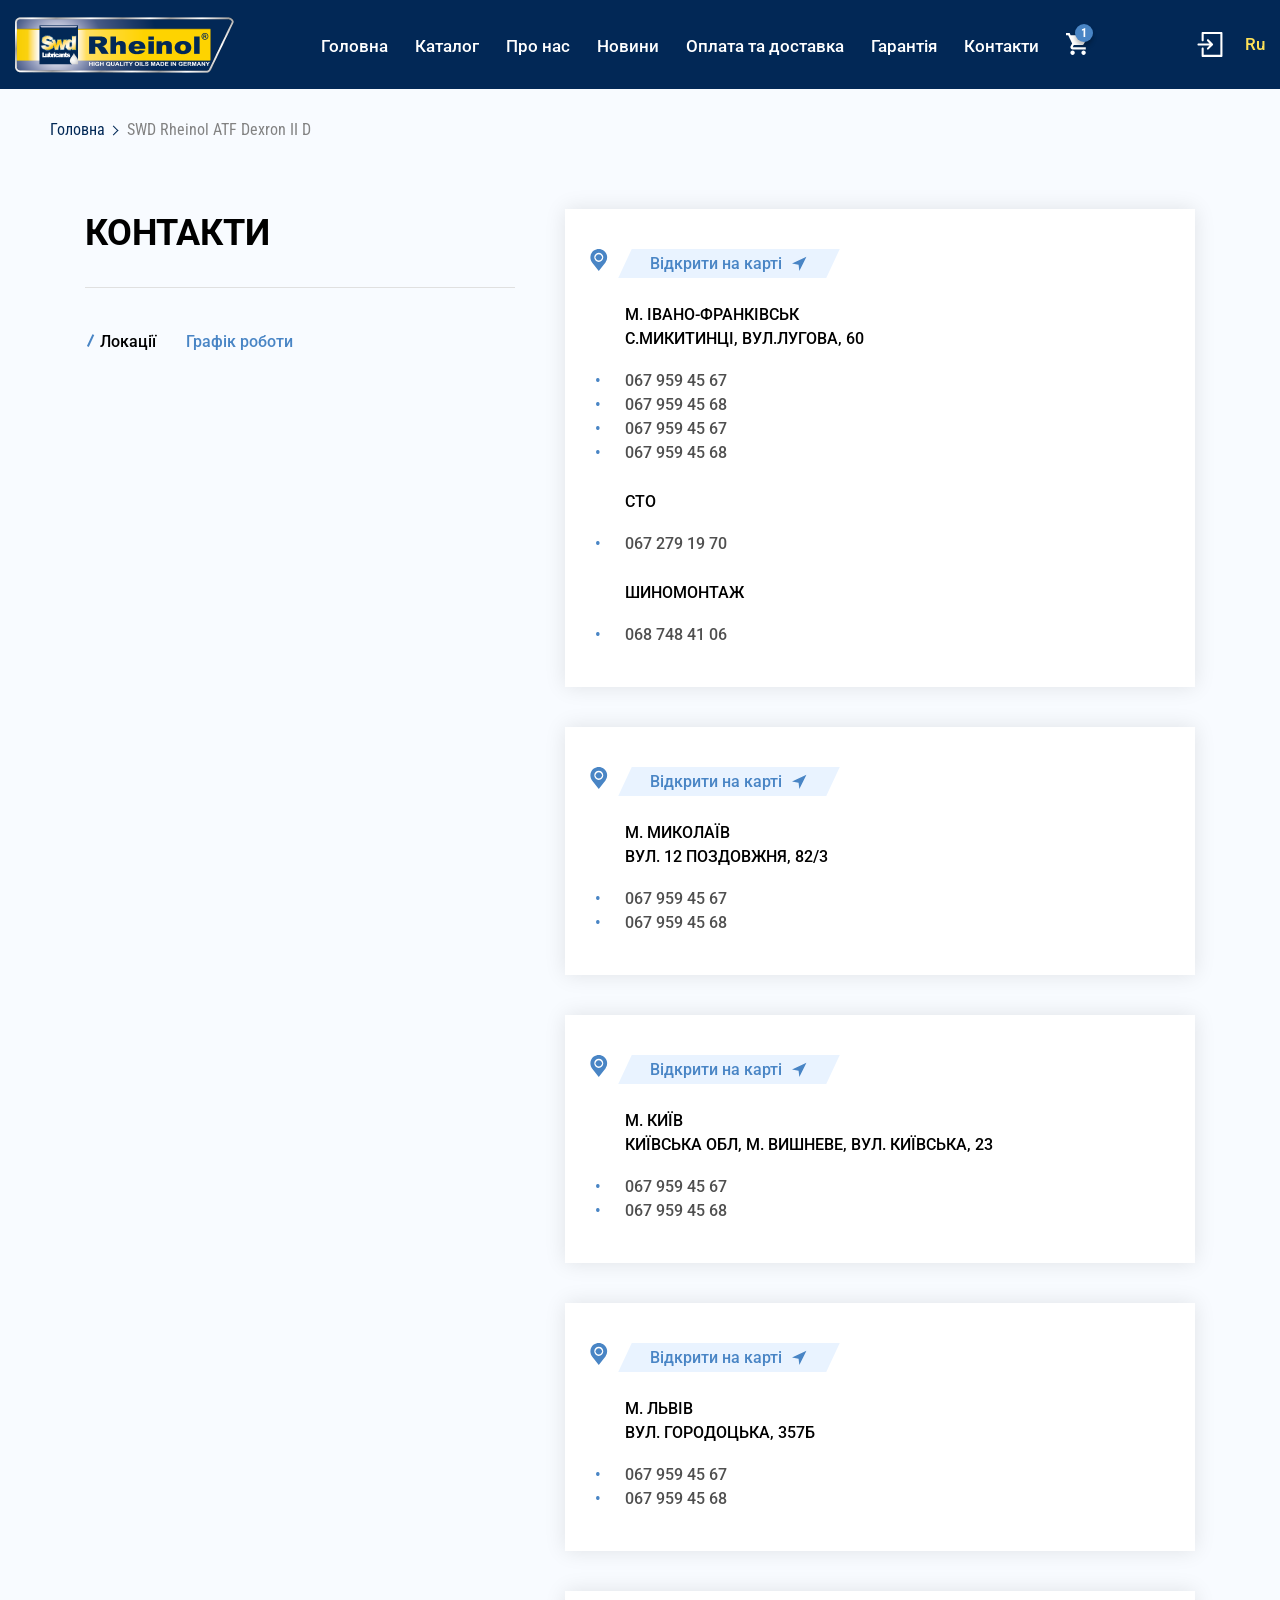
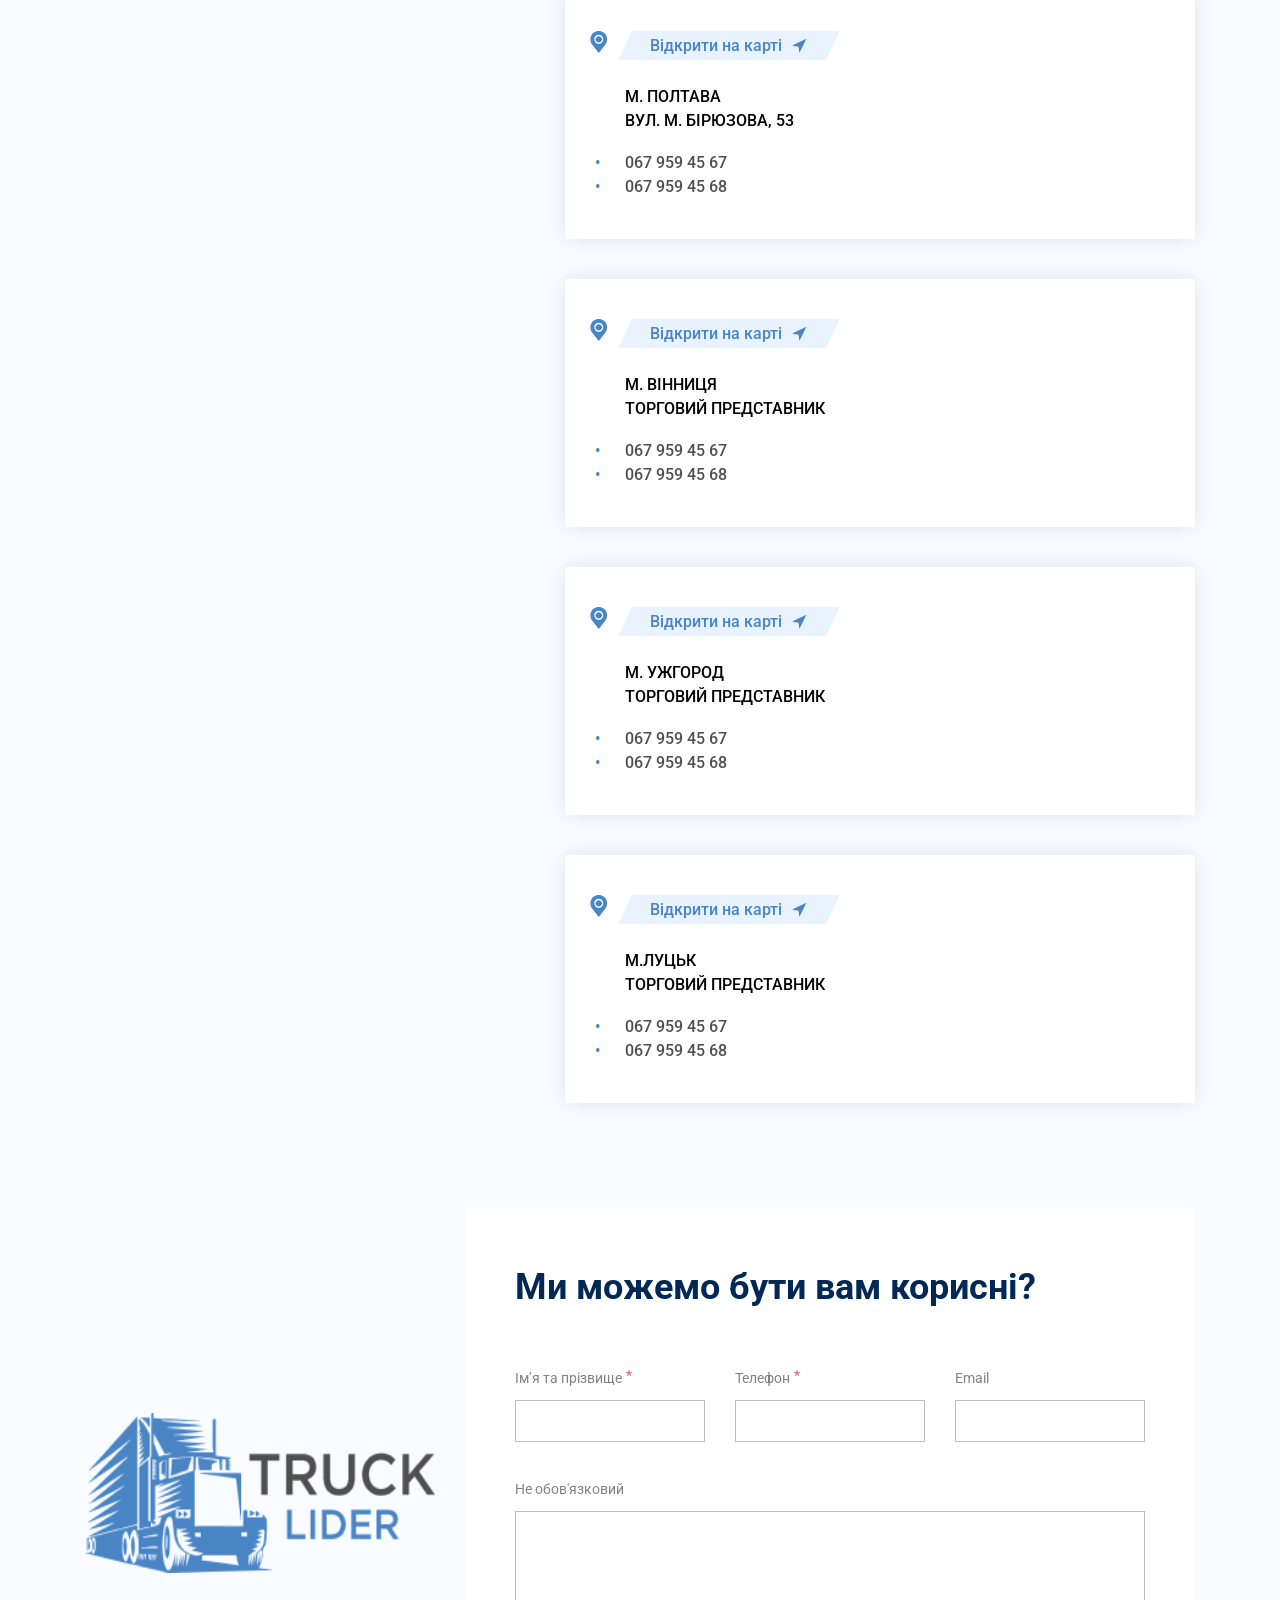
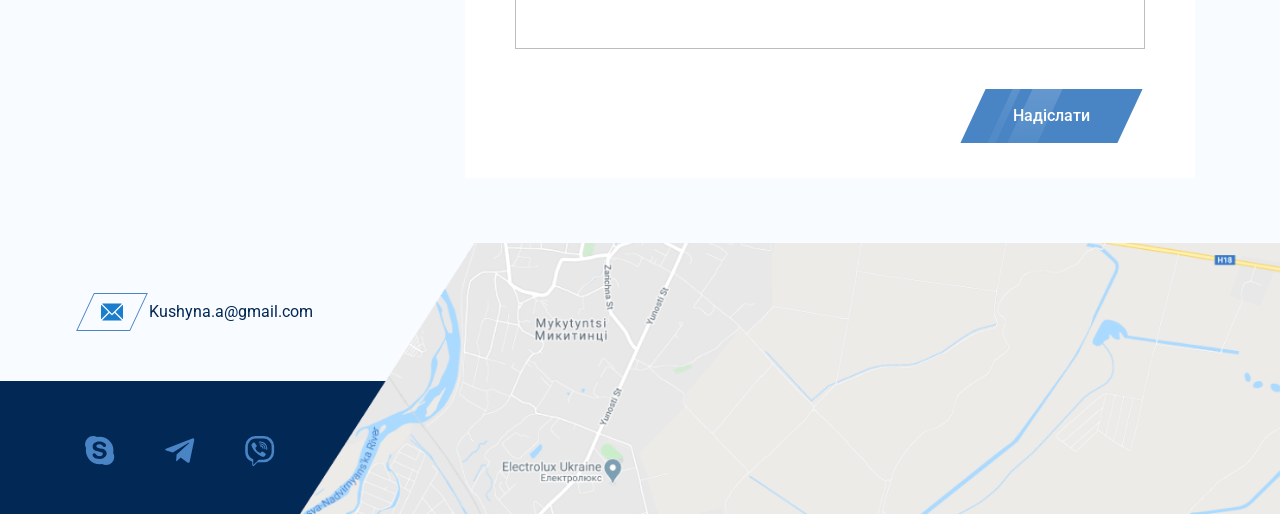
<file: contact.html>
<!DOCTYPE html>
<html lang="en">

<!-- Start head -->
<head>
    <meta charset="utf-8" />
    <title>Front-end</title>

    <!-- SEO meta tags -->
    <!-- <meta property="og:url" content="url" />
        <meta property="og:type" content="website" />
        <meta property="og:title" content="title" />
        <meta property="og:description" content="description"/>
        <meta property="og:image" content="url" />
        <meta property="og:site_name" content="title" />
        <meta name="twitter:card" content=summary />
        <meta name="twitter:description" content="description"/>
        <meta name="twitter:title" content="title" /> -->
    <!--End SEO meta tags -->

    <meta http-equiv="X-UA-Compatible" content="IE=edge" />
    <meta name="viewport" content="width=device-width, initial-scale=1, maximum-scale=1" />

    <!-- Template Basic Images Start -->
    <link rel="icon" href="img/favicon2x-min.png" />
    <link rel="favicon2x" sizes="32x32" href="img/favicon2x-min.png" />
    <!-- Template Basic Images End -->

    <!-- Custom Browsers Color Start -->
    <meta name="theme-color" content="#000" />
    <!-- Custom Browsers Color End -->


    <style>
        body {
            opacity: 0;
        }

        .modal {
            opacity: 0;
        }

        .dropdown-menu {
            opacity: 0;
            visibility: hidden;
        }

        .select__list {
            visibility: hidden;
            opacity: 0;
        }

        @media screen and (max-width: 991px) {

            .header nav {
                transform: translate3d(100%, 0, 0);
                visibility: hidden;
            }

            /*header mega menu */
            .header.header-mega-menu nav {
                transform: translate3d(100%, 0, 0);
                visibility: hidden;
            }
        }
    </style>
<link href="main.css" rel="stylesheet"></head><!-- End head -->

<!-- Body Modifications -->
<!-- fixed header: header position: fixed -->

<body class="">

    <!-- Start cart modal -->
    <!-- Class notation: "modal-event-js" class will listen to document.dispatchEvent -->
    <div id="modal-cart" class="modal ">
        <div class="modal__window">
            <span class="modal__cross modal-close-js">
                <svg><use xlink:href="#icon-x"></use></svg>
            </span>
    
            <div class="modal__content">
                <div class="cart">
                    <div class="cart__products">
                        <div class="cart__product">
                            <a href="##" class="remove">
                                <svg>
                                    <use xlink:href="#icon-x"></use>
                                </svg>
                            </a>
                
                            <div class="image">
                                <img src="img/product-1.jpg" alt="product-1">
                            </div>
                
                            <div class="info">
                                <div class="title">SWD Rheinol ATF Dexron II D <br>1л</div>
                                <div class="numbers">
                                    <div class="price skew skew--more"><span>300 грн</span></div>
                
                                    <div class="count">
                                        <a class="minus skew skew--more"><span>&ndash;</span></a>
                                        <div class="current skew skew--more"><span>1</span></div>
                                        <a class="plus skew skew--more"><span>+</span></a>
                                    </div>
                                </div>
                            </div>
                
                            <div class="total">
                                <span class="total-title">Сума</span>
                                <span class="total-number">300 грн</span>
                            </div>
                        </div>
                        <div class="cart__product">
                            <a href="##" class="remove">
                                <svg>
                                    <use xlink:href="#icon-x"></use>
                                </svg>
                            </a>
                
                            <div class="image">
                                <img src="img/product-2.jpeg" alt="product-1">
                            </div>
                
                            <div class="info">
                                <div class="title">SWD Rheinol ATF Dexron II D</div>
                                <div class="numbers">
                                    <div class="price skew skew--more"><span>300 грн</span></div>
                
                                    <div class="count">
                                        <a class="minus skew skew--more"><span>&ndash;</span></a>
                                        <div class="current skew skew--more"><span>50</span></div>
                                        <a class="plus skew skew--more"><span>+</span></a>
                                    </div>
                                </div>
                            </div>
                
                            <div class="total">
                                <span class="total-title">Сума</span>
                                <span class="total-number">15 000 грн</span>
                            </div>
                        </div>
                    </div>
                </div>
            </div>
    
            <div class="actions">
                <button type="button" class="btn btn--medium btn--empty modal-close-js">
                    <span>Продовжити покупки</span>
                </button>
                <a href="#" class="btn btn--medium btn--lines"><span>Оформити замовлення</span></a>
            </div>
        </div>
    </div>
    
    <!-- Trigger example -->
    
    
    <!-- Open without trigger example -->
    <!--<script>-->
    <!--	var submitBtn = document.querySelector('.checkout button');-->
    
    <!--	submitBtn && submitBtn.addEventListener('click', function() {-->
    <!--		document.dispatchEvent(new Event('modal-open#modal-id'));-->
    <!--	});-->
    <!--</script>-->
    
    <!-- Open without trigger example -->
    <!--<script>-->
    <!--	var checkoutForm = document.querySelector('#checkout-form');-->
    
    <!--	checkoutForm && checkoutForm.addEventListener('submit', function(event) {-->
    <!--		event.preventDefault();-->
    <!--		document.dispatchEvent(new Event('modal-open#modal-id'));-->
    <!--	});-->
    <!--</script>-->
    <!-- End cart modal -->

    <!-- Start site wrapper -->
    <div class="site-wrapper">

        <!-- Start header -->
        <header class="header header--fill">
            <div class="container container--big">
                <div class="header__row">
                    <a href="sitemap.html" class="logo">
                        <img src="img/logo.png" alt="">
                    </a>
                    <menu>
                        <nav style="background-image: url(img/header-bg-min.png);">
                            <ul>
                                <li>
                                    <a href="#introduction">Головна</a>
                                </li>
                                <li>
                                    <a href="catalog.html">Каталог</a>
                                </li>
                                <li>
                                    <a href="about.html">Про нас</a>
                                </li>
                                <li>
                                    <a href="news">Новини</a>
                                </li>
                                <li>
                                    <a href="delivery.html">Оплата та доставка</a>
                                </li>
                                <li>
                                    <a href="guarantee.html">Гарантія</a>
                                </li>
                                <li>
                                    <a href="contact.html">Контакти</a>
                                </li>
        
                                <li class="goods-basket-wrap">
                                    <a href="#modal-cart" class="modal-open-js">
                                        <div class="goods-basket">
                                            <svg>
                                                <use xlink:href="#icon-basket"></use>
                                            </svg>
                                            <span>1</span>
                                        </div>
                                    </a>
                                </li>
        
                                <li class="header-call hide-pc">
                                    <a href="tel:+380676712131">
                                        <svg>
                                            <use xlink:href="#icon-phone"></use>
                                        </svg>
                                        <span>
                                            067 671 21 31
                                        </span>
                                    </a>
                                </li>
        
                                <li class=" hide-pc">
                                    <div class="menu-item-has-children header-language ">
                                        <span> Ru </span>
                                        <ul class="dropdown-menu">
                                            <li><a href="#">Ua</a></li>
                                            <li><a href="##">En</a></li>
                                        </ul>
                                    </div>
                                </li>
                            </ul>
                        </nav>
                    </menu>
        
                    <div class="header-controls">
                        <div class="goods-basket">
                            <a href="#modal-cart" class="hide-pc modal-open-js">
                                <svg>
                                    <use xlink:href="#icon-basket"></use>
                                </svg>
                                <span>1</span>
                            </a>
                        </div>
                        <div class="header-login">
                            <a href="login.html" class="header-login__icon">
                                <svg>
                                    <use xlink:href="#icon-header-login"></use>
                                </svg>
                            </a>
                            <a href="login.html" class="header-login__link">
                                вхід
                            </a>
                            <a href="register.html" class="header-login__link">реєстрація</a>
                        </div>
        
                        <div class="menu-item-has-children header-language">
                            <span> Ru </span>
                            <ul class="dropdown-menu">
                                <li><a href="#">Ua</a></li>
                                <li><a href="##">En</a></li>
                            </ul>
                        </div>
                        <div class="burger hidden-on-desktop">
                            <span>&nbsp;</span>
                            <span>&nbsp;</span>
                            <span>&nbsp;</span>
                        </div>
                    </div>
                </div>
            </div>
        </header>        <!-- End header -->

        <!--Start page-->
        <div class="page-wrapper page-wrapper--lite-gray">
            <div class="container--fluid">
                <!-- Start breadcrumbs -->
                <ul class="breadcrumbs">
                    <li><a href="/">Головна</a></li>
                    <li>SWD Rheinol ATF Dexron II D</li>
                </ul>
                <!-- End breadcrumbs -->
            </div>
            <div class="contact">
                <div class="container">
                    <div class="contact-inner">

                        <div class="contact__head">
                            <h2 class="title">
                                Контакти
                            </h2>
                            <ul class="contact-tabs">
                                <li class="active">
                                    <a href="#">Локації</a>
                                </li>
                                <li><a href="#">Графік роботи</a></li>
                            </ul>
                        </div>

                        <div class="contact__cards">
                            <div class="contact-col-1">
                                <div class="contact-card-wrap">
                                    <div class="contact-card">
                                        <a href="#" class="contact-card__link">
                                            <span>
                                                Відкрити на карті
                                            </span>
                                        </a>
                                        <div class="contact-card__title">
                                            <p>
                                                м. Івано-Франківськ
                                            <p>
                                                с.Микитинці, вул.Лугова, 60
                                            </p>
                                        </div>
                                        <ul>
                                            <li>
                                                <a href="tel:+380679594567">067 959 45 67</a>
                                            </li>
                                            <li>
                                                <a href="tel:+380679594568">067 959 45 68</a>
                                            </li>
                                            <li>
                                                <a href="tel:+380679594567">067 959 45 67</a>
                                            </li>
                                            <li>
                                                <a href="tel:+380679594568">067 959 45 68</a>
                                            </li>
                                        </ul>
                                        <div class="contact-card__title">
                                            <p>
                                                СТО
                                            </p>
                                        </div>
                                        <ul>
                                            <li>
                                                <a href="tel:+380672791970">067 279 19 70</a>
                                            </li>
                                        </ul>
                                        <div class="contact-card__title">
                                            <p>
                                             Шиномонтаж
                                            </p>
                                        </div>
                                        <ul>
                                            <li>
                                                <a href="tel:+380672791970">068 748 41 06</a>
                                            </li>
                                        </ul>
                                        <ul>
                                    </div>
                                </div>                                <div class="contact-card-wrap">
                                    <div class="contact-card">
                                        <a href="#" class="contact-card__link">
                                            <span>
                                                Відкрити на карті
                                            </span>
                                        </a>
                                            <div class="contact-card__title">
                                                <p>
                                                     м. Миколаїв
                                                <p>
                                                    вул. 12 Поздовжня, 82/3
                                                </p>
                                            </div>
                                            <ul>
                                                <li>
                                                    <a href="tel:+380679594567">067 959 45 67</a>
                                                </li>
                                                <li>
                                                    <a href="tel:+380679594568">067 959 45 68</a>
                                                </li>
                                            </ul>
                                    </div>
                                </div>
                            </div>
                            <div class="contact-col-2">
                                <div class="contact-card-wrap">
                                    <div class="contact-card">
                                        <a href="#" class="contact-card__link">
                                            <span>
                                                Відкрити на карті
                                            </span>
                                        </a>
                                            <div class="contact-card__title">
                                                <p>
                                                    м. Київ
                                                <p>
                                                    Київська обл, м. Вишневе, вул. Київська, 23
                                                </p>
                                            </div>
                                            <ul>
                                                <li>
                                                    <a href="tel:+380679594567">067 959 45 67</a>
                                                </li>
                                                <li>
                                                    <a href="tel:+380679594568">067 959 45 68</a>
                                                </li>
                                            </ul>
                                    </div>
                                </div>                                <div class="contact-card-wrap">
                                    <div class="contact-card">
                                        <a href="#" class="contact-card__link">
                                            <span>
                                                Відкрити на карті
                                            </span>
                                        </a>
                                            <div class="contact-card__title">
                                                <p>
                                                    м. Львів
                                                <p>
                                                    вул. Городоцька, 357Б
                                                </p>
                                            </div>
                                            <ul>
                                                <li>
                                                    <a href="tel:+380679594567">067 959 45 67</a>
                                                </li>
                                                <li>
                                                    <a href="tel:+380679594568">067 959 45 68</a>
                                                </li>
                                            </ul>
                                    </div>
                                </div>                                <div class="contact-card-wrap">
                                    <div class="contact-card">
                                        <a href="#" class="contact-card__link">
                                            <span>
                                                Відкрити на карті
                                            </span>
                                        </a>
                                            <div class="contact-card__title">
                                                <p>
                                                    м. Полтава
                                                <p>
                                                    вул. М. Бірюзова, 53
                                                </p>
                                            </div>
                                            <ul>
                                                <li>
                                                    <a href="tel:+380679594567">067 959 45 67</a>
                                                </li>
                                                <li>
                                                    <a href="tel:+380679594568">067 959 45 68</a>
                                                </li>
                                            </ul>
                                    </div>
                                </div>                                <div class="contact-card-wrap">
                                    <div class="contact-card">
                                        <a href="#" class="contact-card__link">
                                            <span>
                                                Відкрити на карті
                                            </span>
                                        </a>
                                            <div class="contact-card__title">
                                                <p>
                                                    м. Вінниця
                                                <p>
                                                    Торговий представник
                                                </p>
                                            </div>
                                            <ul>
                                                <li>
                                                    <a href="tel:+380679594567">067 959 45 67</a>
                                                </li>
                                                <li>
                                                    <a href="tel:+380679594568">067 959 45 68</a>
                                                </li>
                                            </ul>
                                    </div>
                                </div>                                <div class="contact-card-wrap">
                                    <div class="contact-card">
                                        <a href="#" class="contact-card__link">
                                            <span>
                                                Відкрити на карті
                                            </span>
                                        </a>
                                            <div class="contact-card__title">
                                                <p>
                                                    м. Ужгород
                                                <p>
                                                    Торговий представник
                                                </p>
                                            </div>
                                            <ul>
                                                <li>
                                                    <a href="tel:+380679594567">067 959 45 67</a>
                                                </li>
                                                <li>
                                                    <a href="tel:+380679594568">067 959 45 68</a>
                                                </li>
                                            </ul>
                                    </div>
                                </div>                                <div class="contact-card-wrap">
                                    <div class="contact-card">
                                        <a href="#" class="contact-card__link">
                                            <span>
                                                Відкрити на карті
                                            </span>
                                        </a>
                                            <div class="contact-card__title">
                                                <p>
                                                    м.Луцьк
                                                <p>
                                                    Торговий представник
                                                </p>
                                            </div>
                                            <ul>
                                                <li>
                                                    <a href="tel:+380679594567">067 959 45 67</a>
                                                </li>
                                                <li>
                                                    <a href="tel:+380679594568">067 959 45 68</a>
                                                </li>
                                            </ul>
                                    </div>
                                </div>                            </div>
                        </div>
                    </div>
                </div>

            </div>

            <!-- Start contact-form section -->
            <section class="section contact-form " id="">
                <div class="container">
                    <div class="row">
            
                        <div class="col-lg-4 col-12 ">
                            <div class="contact-form__picture">
                                <img src="img/truck-lider-black.png"
                                    srcset="img/truck-lider-black.png 1x, img/truck-lider-black@2x.png 2x" alt="Truck lider">
                            </div>
                        </div>
                        <div class=" col-lg-8 col-12">
                            <div class="contact-form__form">
            
                                <h2 class="title">
                                    Ми можемо бути вам корисні?
                                </h2>
                                <form action="" class="form">
                                    <!-- Required input -->
                                    <div class="form__row">
                                        <label class="form-group  form-group--required">
                                            <span class="label">
                                                <span class="label-text">Ім’я та прізвище</span>
                                            </span>
                                            <input id="input-input1" type="text" name="input1" required>
                                        </label>
                                        <label class="form-group  form-group--required">
                                            <span class="label">
                                                <span class="label-text"> Телефон</span>
                                            </span>
                                            <input id="input-input2" type="tel" name="input2" required>
                                        </label>
                                        <label class="form-group  ">
                                            <span class="label">
                                                <span class="label-text"> Email</span>
                                            </span>
                                            <input id="input-input3" type="text" name="input3" >
                                        </label>
                                    </div>
            
                                    <!-- Optional textarea -->
                                    <label
                                            class="form-group form-group--textarea
                                            
                                            "
                                    >
                                        <span class="label">
                                            <span class="label-text">Не обов&#x27;язковий</span>
                                        </span>
                                        <textarea id="input-massage2" name="massage2" cols="30" rows="5" ></textarea>
                                    </label>
                                    <div class="form__row--btn">
                                        <a class="btn btn--lines"><span>Надіслати</span></a>
                                    </div>
                                </form>
                            </div>
                        </div>
            
                    </div>
            
            
            
                </div>
            </section>
            <!-- End  contact-form section -->        
        </div>
        <!--End page-->

        <!-- Start footer -->
        <footer class="footer footer--contact">
            <!-- Footer bg -->
            <div class="footer__bg" style="background-image: url('img/footer-map-min.png')"></div>
        
            <!-- Content -->
            <div class="container">
                <div class="footer-inner">
        
                    <!-- Footer email and phone info -->
                    <div class="footer__contacts">
                        <div class="links">
                            <div class="email">
                                <a href="mailto:kushyna.a@gmail.com" class="btn btn--empty btn--empty--hover-color btn--icon">
                                    <svg>
                                        <use xlink:href="#icon-mail"></use>
                                    </svg>
                                </a>
                                <a href="mailto:kushyna.a@gmail.com">
                                    <span>Kushyna.a@gmail.com</span>
                                </a>
                            </div>
                        </div>
                    </div>
        
                    <!-- Footer bottom social icons and copyright -->
                    <div class="footer__social">
                        <ul class="socials">
                            <li><a href="#"><svg>
                                        <use xlink:href="#icon-social-skype"></use>
                                    </svg></a></li>
                            <li><a href="#"><svg>
                                        <use xlink:href="#icon-social-telegram"></use>
                                    </svg></a></li>
                            <li><a href="#"><svg>
                                        <use xlink:href="#icon-social-vider"></use>
                                    </svg></a></li>
                        </ul>
                    </div>
                </div>
            </div>
        </footer>        <!-- End footer -->
    </div>
    <!-- End site wrapper -->
<script type="text/javascript" src="bundle.js"></script><script type="text/javascript" src="svgsprite.js"></script></body>

</html>
</file>
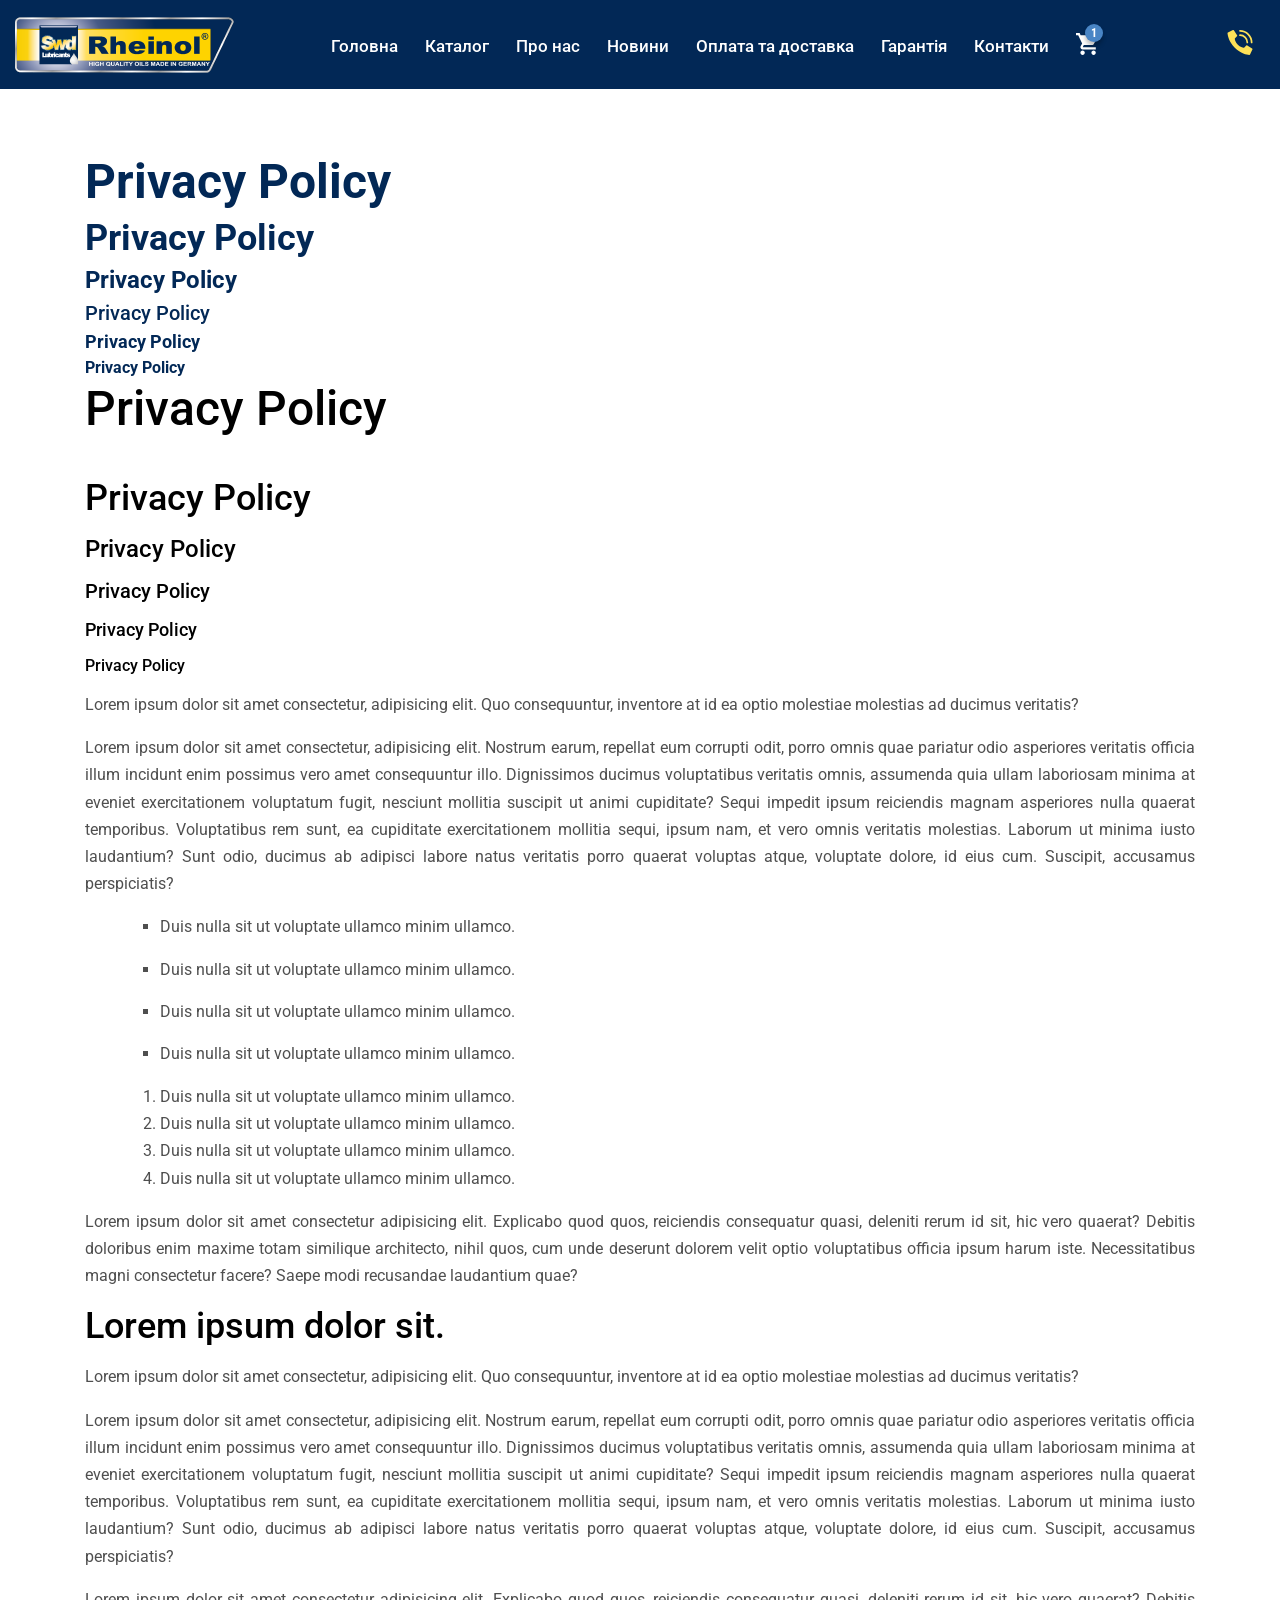
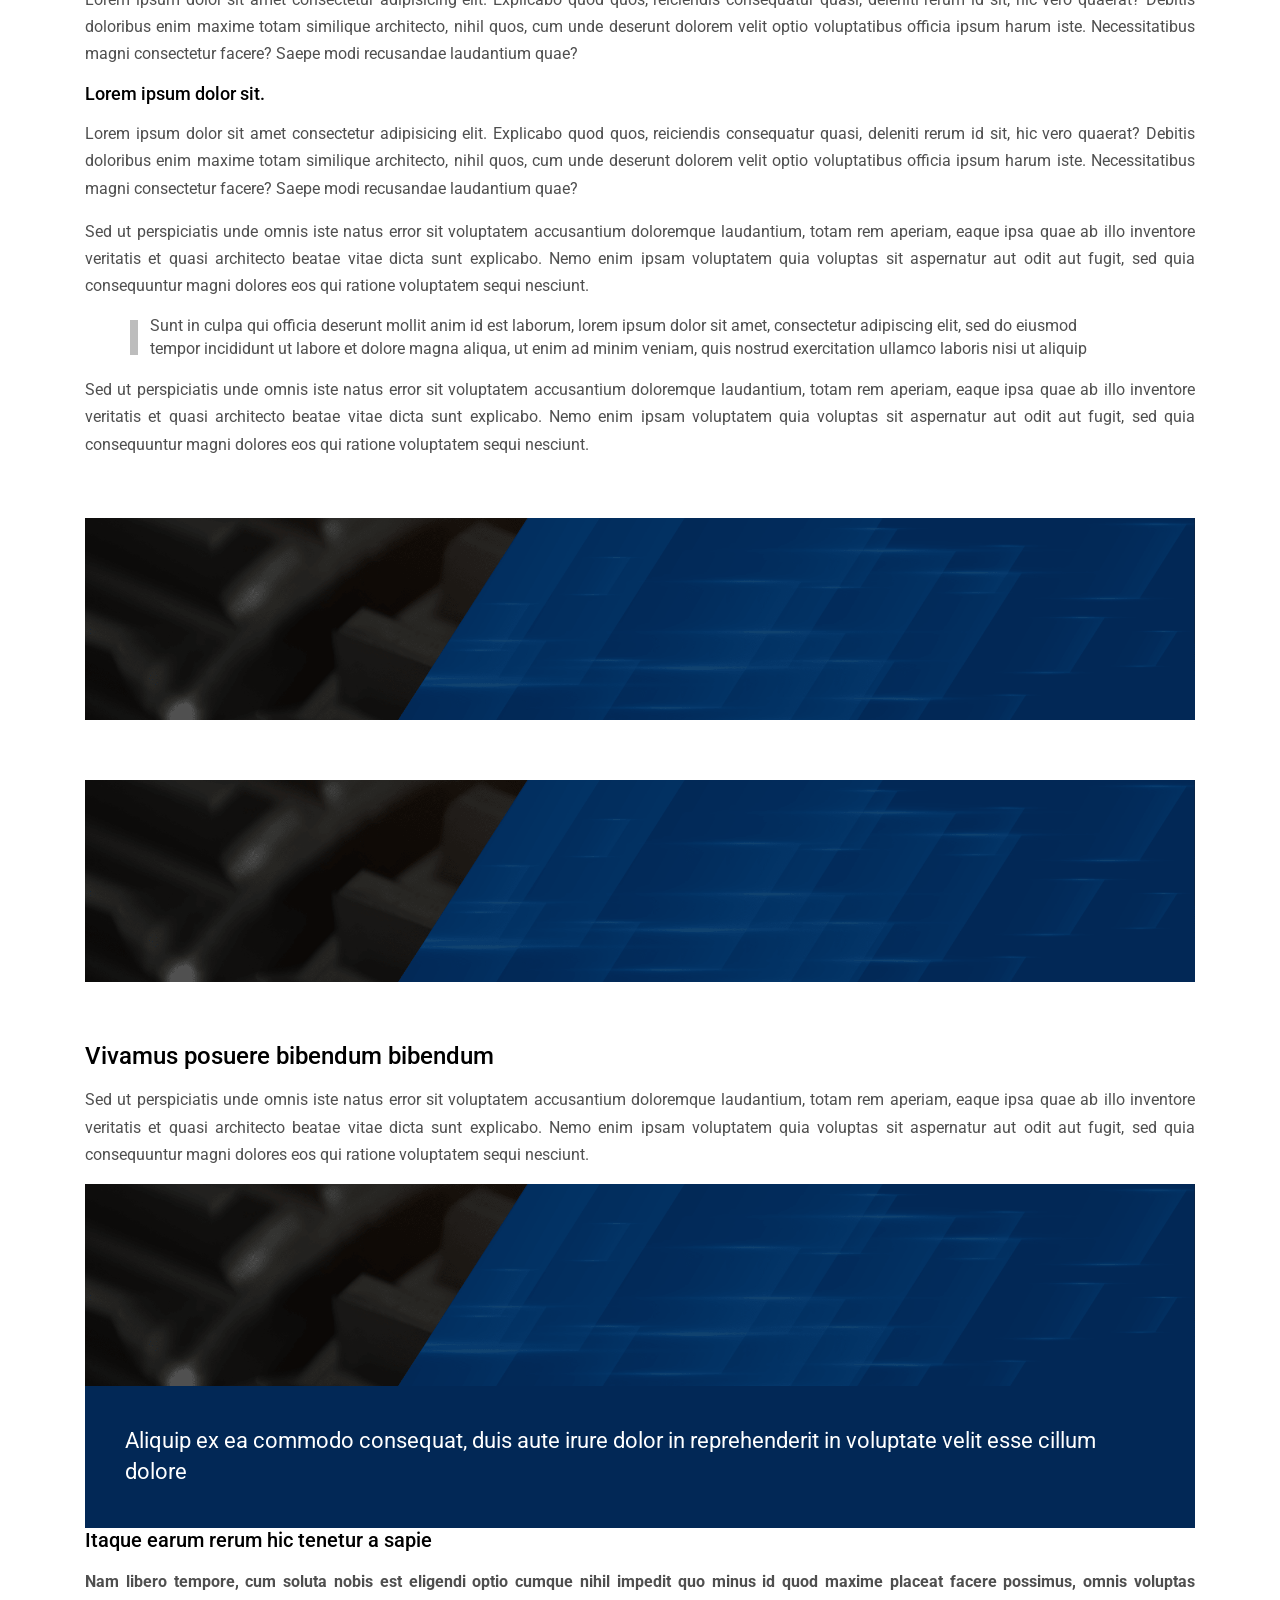
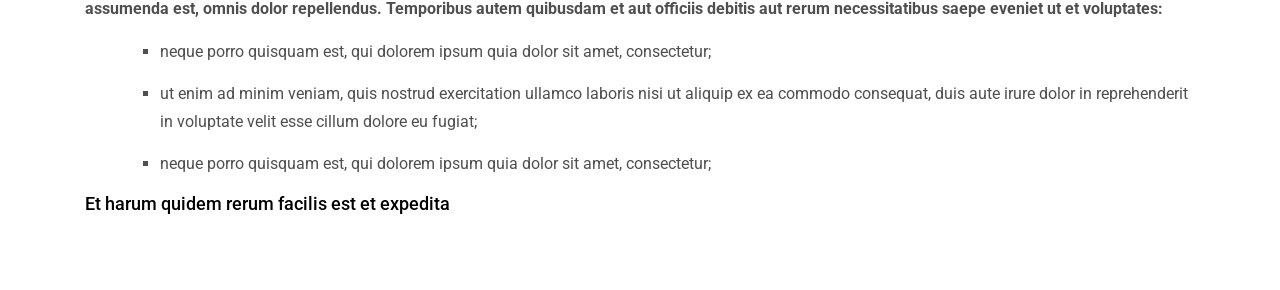
<file: default.html>
<!DOCTYPE html>
<html lang="en">

<!-- Start head -->
<head>
    <meta charset="utf-8" />
    <title>Front-end</title>

    <!-- SEO meta tags -->
    <!-- <meta property="og:url" content="url" />
        <meta property="og:type" content="website" />
        <meta property="og:title" content="title" />
        <meta property="og:description" content="description"/>
        <meta property="og:image" content="url" />
        <meta property="og:site_name" content="title" />
        <meta name="twitter:card" content=summary />
        <meta name="twitter:description" content="description"/>
        <meta name="twitter:title" content="title" /> -->
    <!--End SEO meta tags -->

    <meta http-equiv="X-UA-Compatible" content="IE=edge" />
    <meta name="viewport" content="width=device-width, initial-scale=1, maximum-scale=1" />

    <!-- Template Basic Images Start -->
    <link rel="icon" href="img/favicon2x-min.png" />
    <link rel="favicon2x" sizes="32x32" href="img/favicon2x-min.png" />
    <!-- Template Basic Images End -->

    <!-- Custom Browsers Color Start -->
    <meta name="theme-color" content="#000" />
    <!-- Custom Browsers Color End -->


    <style>
        body {
            opacity: 0;
        }

        .modal {
            opacity: 0;
        }

        .dropdown-menu {
            opacity: 0;
            visibility: hidden;
        }

        .select__list {
            visibility: hidden;
            opacity: 0;
        }

        @media screen and (max-width: 991px) {

            .header nav {
                transform: translate3d(100%, 0, 0);
                visibility: hidden;
            }

            /*header mega menu */
            .header.header-mega-menu nav {
                transform: translate3d(100%, 0, 0);
                visibility: hidden;
            }
        }
    </style>
<link href="main.css" rel="stylesheet"></head><!-- End head -->

<!-- Body Modifications -->
<!-- fixed header: header position: fixed -->

<body class="fixed-header">
    <!-- Start site wrapper -->
    <div class="site-wrapper">

        <!-- Start header -->
        <header class="header ">
            <div class="container container--big">
                <div class="header__row">
                    <a href="sitemap.html" class="logo">
                        <img src="img/logo.png" alt="">
                    </a>
                    <menu>
                        <nav style="background-image: url(img/header-bg-min.png);">
                            <ul>
                                <li>
                                    <a href="#introduction">Головна</a>
                                </li>
                                <li>
                                    <a href="catalog.html">Каталог</a>
                                </li>
                                <li>
                                    <a href="about.html">Про нас</a>
                                </li>
                                <li>
                                    <a href="news">Новини</a>
                                </li>
                                <li>
                                    <a href="delivery.html">Оплата та доставка</a>
                                </li>
                                <li>
                                    <a href="guarantee.html">Гарантія</a>
                                </li>
                                <li>
                                    <a href="contact.html">Контакти</a>
                                </li>
        
                                <li class="goods-basket-wrap">
                                    <a href="#">
                                        <div class="goods-basket">
                                            <svg>
                                                <use xlink:href="#icon-basket"></use>
                                            </svg>
                                            <span>1</span>
                                        </div>
                                    </a>
                                </li>
        
                                <li class="header-call hide-pc">
                                    <a href="tel:+380676712131">
                                        <svg>
                                            <use xlink:href="#icon-phone"></use>
                                        </svg>
                                        <span>
                                            067 671 21 31
                                        </span>
                                    </a>
                                </li>
                            </ul>
                        </nav>
                    </menu>
        
                    <div class="header-controls">
                        <div class="goods-basket">
                            <a href="#" class="hide-pc">
                                <svg>
                                    <use xlink:href="#icon-basket"></use>
                                </svg>
                                <span>1</span>
                            </a>
                        </div>
                        <div class="header-call">
                            <a href="tel:+380676712131">
                                <svg>
                                    <use xlink:href="#icon-phone"></use>
                                </svg>
                                <span>
                                    067 671 21 31
                                </span>
                            </a>
                        </div>
                        <div class="burger hidden-on-desktop">
                            <span>&nbsp;</span>
                            <span>&nbsp;</span>
                            <span>&nbsp;</span>
                        </div>
                    </div>
                </div>
            </div>
        </header>        <!-- End header -->

        <!--Start page-->
        <div class="page-wrapper">
            <section class="section section--default">
                <div class="container">
                    <h1>Privacy Policy</h1>
                    <h2>Privacy Policy</h2>
                    <h3>Privacy Policy</h3>
                    <h4>Privacy Policy</h4>
                    <h5>Privacy Policy</h5>
                    <h6>Privacy Policy</h6>
                    <div class="text">
                        <h1>Privacy Policy</h1>
                        <h2>Privacy Policy</h2>
                        <h3>Privacy Policy</h3>
                        <h4>Privacy Policy</h4>
                        <h5>Privacy Policy</h5>
                        <h6>Privacy Policy</h6>
                        <p>
                            Lorem ipsum dolor sit amet consectetur,
                            adipisicing elit. Quo consequuntur,
                            inventore at id ea optio molestiae molestias
                            ad ducimus veritatis?
                        </p>
                        <p>
                            Lorem ipsum dolor sit amet consectetur,
                            adipisicing elit. Nostrum earum, repellat
                            eum corrupti odit, porro omnis quae pariatur
                            odio asperiores veritatis officia illum
                            incidunt enim possimus vero amet
                            consequuntur illo. Dignissimos ducimus
                            voluptatibus veritatis omnis, assumenda quia
                            ullam laboriosam minima at eveniet
                            exercitationem voluptatum fugit, nesciunt
                            mollitia suscipit ut animi cupiditate? Sequi
                            impedit ipsum reiciendis magnam asperiores
                            nulla quaerat temporibus. Voluptatibus rem
                            sunt, ea cupiditate exercitationem mollitia
                            sequi, ipsum nam, et vero omnis veritatis
                            molestias. Laborum ut minima iusto
                            laudantium? Sunt odio, ducimus ab adipisci
                            labore natus veritatis porro quaerat
                            voluptas atque, voluptate dolore, id eius
                            cum. Suscipit, accusamus perspiciatis?
                        </p>

                        <ul>
                            <li>Duis nulla sit ut voluptate ullamco minim ullamco.</li>
                            <li>Duis nulla sit ut voluptate ullamco minim ullamco.</li>
                            <li>Duis nulla sit ut voluptate ullamco minim ullamco.</li>
                            <li>Duis nulla sit ut voluptate ullamco minim ullamco.</li>
                        </ul>

                        <ol>
                            <li>Duis nulla sit ut voluptate ullamco minim ullamco.</li>
                            <li>Duis nulla sit ut voluptate ullamco minim ullamco.</li>
                            <li>Duis nulla sit ut voluptate ullamco minim ullamco.</li>
                            <li>Duis nulla sit ut voluptate ullamco minim ullamco.</li>
                        </ol>
                        <p>
                            Lorem ipsum dolor sit amet consectetur
                            adipisicing elit. Explicabo quod quos,
                            reiciendis consequatur quasi, deleniti rerum
                            id sit, hic vero quaerat? Debitis doloribus
                            enim maxime totam similique architecto,
                            nihil quos, cum unde deserunt dolorem velit
                            optio voluptatibus officia ipsum harum iste.
                            Necessitatibus magni consectetur facere?
                            Saepe modi recusandae laudantium quae?
                        </p>
                        <h2>Lorem ipsum dolor sit.</h2>
                        <p>
                            Lorem ipsum dolor sit amet consectetur,
                            adipisicing elit. Quo consequuntur,
                            inventore at id ea optio molestiae molestias
                            ad ducimus veritatis?
                        </p>
                        <p>
                            Lorem ipsum dolor sit amet consectetur,
                            adipisicing elit. Nostrum earum, repellat
                            eum corrupti odit, porro omnis quae pariatur
                            odio asperiores veritatis officia illum
                            incidunt enim possimus vero amet
                            consequuntur illo. Dignissimos ducimus
                            voluptatibus veritatis omnis, assumenda quia
                            ullam laboriosam minima at eveniet
                            exercitationem voluptatum fugit, nesciunt
                            mollitia suscipit ut animi cupiditate? Sequi
                            impedit ipsum reiciendis magnam asperiores
                            nulla quaerat temporibus. Voluptatibus rem
                            sunt, ea cupiditate exercitationem mollitia
                            sequi, ipsum nam, et vero omnis veritatis
                            molestias. Laborum ut minima iusto
                            laudantium? Sunt odio, ducimus ab adipisci
                            labore natus veritatis porro quaerat
                            voluptas atque, voluptate dolore, id eius
                            cum. Suscipit, accusamus perspiciatis?
                        </p>
                        <p>
                            Lorem ipsum dolor sit amet consectetur
                            adipisicing elit. Explicabo quod quos,
                            reiciendis consequatur quasi, deleniti rerum
                            id sit, hic vero quaerat? Debitis doloribus
                            enim maxime totam similique architecto,
                            nihil quos, cum unde deserunt dolorem velit
                            optio voluptatibus officia ipsum harum iste.
                            Necessitatibus magni consectetur facere?
                            Saepe modi recusandae laudantium quae?
                        </p>
                        <h5>Lorem ipsum dolor sit.</h5>
                        <p>
                            Lorem ipsum dolor sit amet consectetur
                            adipisicing elit. Explicabo quod quos,
                            reiciendis consequatur quasi, deleniti rerum
                            id sit, hic vero quaerat? Debitis doloribus
                            enim maxime totam similique architecto,
                            nihil quos, cum unde deserunt dolorem velit
                            optio voluptatibus officia ipsum harum iste.
                            Necessitatibus magni consectetur facere?
                            Saepe modi recusandae laudantium quae?
                        </p>
                    </div>
                    <div class="text">

                        <p>
                            Sed ut perspiciatis unde omnis iste natus error sit voluptatem accusantium doloremque
                            laudantium, totam rem
                            aperiam, eaque ipsa quae ab illo inventore veritatis et quasi architecto beatae vitae dicta
                            sunt explicabo.
                            Nemo enim ipsam voluptatem quia voluptas sit aspernatur aut odit aut fugit, sed quia
                            consequuntur magni
                            dolores eos qui ratione voluptatem sequi nesciunt.
                        </p>

                        <blockquote>
                            Sunt in culpa qui officia deserunt mollit anim id est laborum, lorem ipsum dolor sit amet,
                            consectetur
                            adipiscing elit, sed do eiusmod tempor incididunt ut labore et dolore magna aliqua, ut enim
                            ad minim veniam,
                            quis nostrud exercitation ullamco laboris nisi ut aliquip
                        </blockquote>

                        <p>
                            Sed ut perspiciatis unde omnis iste natus error sit voluptatem accusantium doloremque
                            laudantium, totam rem
                            aperiam, eaque ipsa quae ab illo inventore veritatis et quasi architecto beatae vitae dicta
                            sunt explicabo.
                            Nemo enim ipsam voluptatem quia voluptas sit aspernatur aut odit aut fugit, sed quia
                            consequuntur magni
                            dolores eos qui ratione voluptatem sequi nesciunt.
                        </p>

                        <img src="img/footer-overlay.png" alt="Elephant at sunset">
                        <img src="img/footer-overlay.png" alt="Elephant at sunset">
                        <h3>
                            Vivamus posuere bibendum bibendum
                        </h3>

                        <p>
                            Sed ut perspiciatis unde omnis iste natus error sit voluptatem accusantium doloremque
                            laudantium, totam rem
                            aperiam, eaque ipsa quae ab illo inventore veritatis et quasi architecto beatae vitae dicta
                            sunt explicabo.
                            Nemo enim ipsam voluptatem quia voluptas sit aspernatur aut odit aut fugit, sed quia
                            consequuntur magni
                            dolores eos qui ratione voluptatem sequi nesciunt.
                        </p>

                        <figure>
                            <img src="img/footer-overlay.png" alt="Elephant at sunset">
                            <figcaption>Aliquip ex ea commodo consequat, duis aute irure dolor in reprehenderit in
                                voluptate velit esse
                                cillum dolore</figcaption>
                        </figure>

                        <h4>
                            Itaque earum rerum hic tenetur a sapie
                        </h4>

                        <p><b>Nam libero tempore, cum soluta nobis est eligendi optio cumque nihil impedit quo minus id
                                quod maxime
                                placeat facere possimus, omnis voluptas assumenda est, omnis dolor repellendus.
                                Temporibus autem quibusdam
                                et aut officiis debitis aut rerum necessitatibus saepe eveniet ut et voluptates:</b></p>

                        <ul>
                            <li>neque porro quisquam est, qui dolorem ipsum quia dolor sit amet, consectetur; </li>
                            <li>ut enim ad minim veniam, quis nostrud exercitation ullamco laboris nisi ut aliquip ex ea
                                commodo
                                consequat, duis aute irure dolor in reprehenderit in voluptate velit esse cillum dolore
                                eu fugiat;
                            </li>
                            <li>neque porro quisquam est, qui dolorem ipsum quia dolor sit amet, consectetur; </li>
                        </ul>

                        <h5>
                            Et harum quidem rerum facilis est et expedita
                        </h5>

                    </div>
                </div>
            </section>
        </div>
        <!--End page-->


    </div>
    <!-- End site wrapper -->
<script type="text/javascript" src="bundle.js"></script><script type="text/javascript" src="svgsprite.js"></script></body>

</html>
</file>
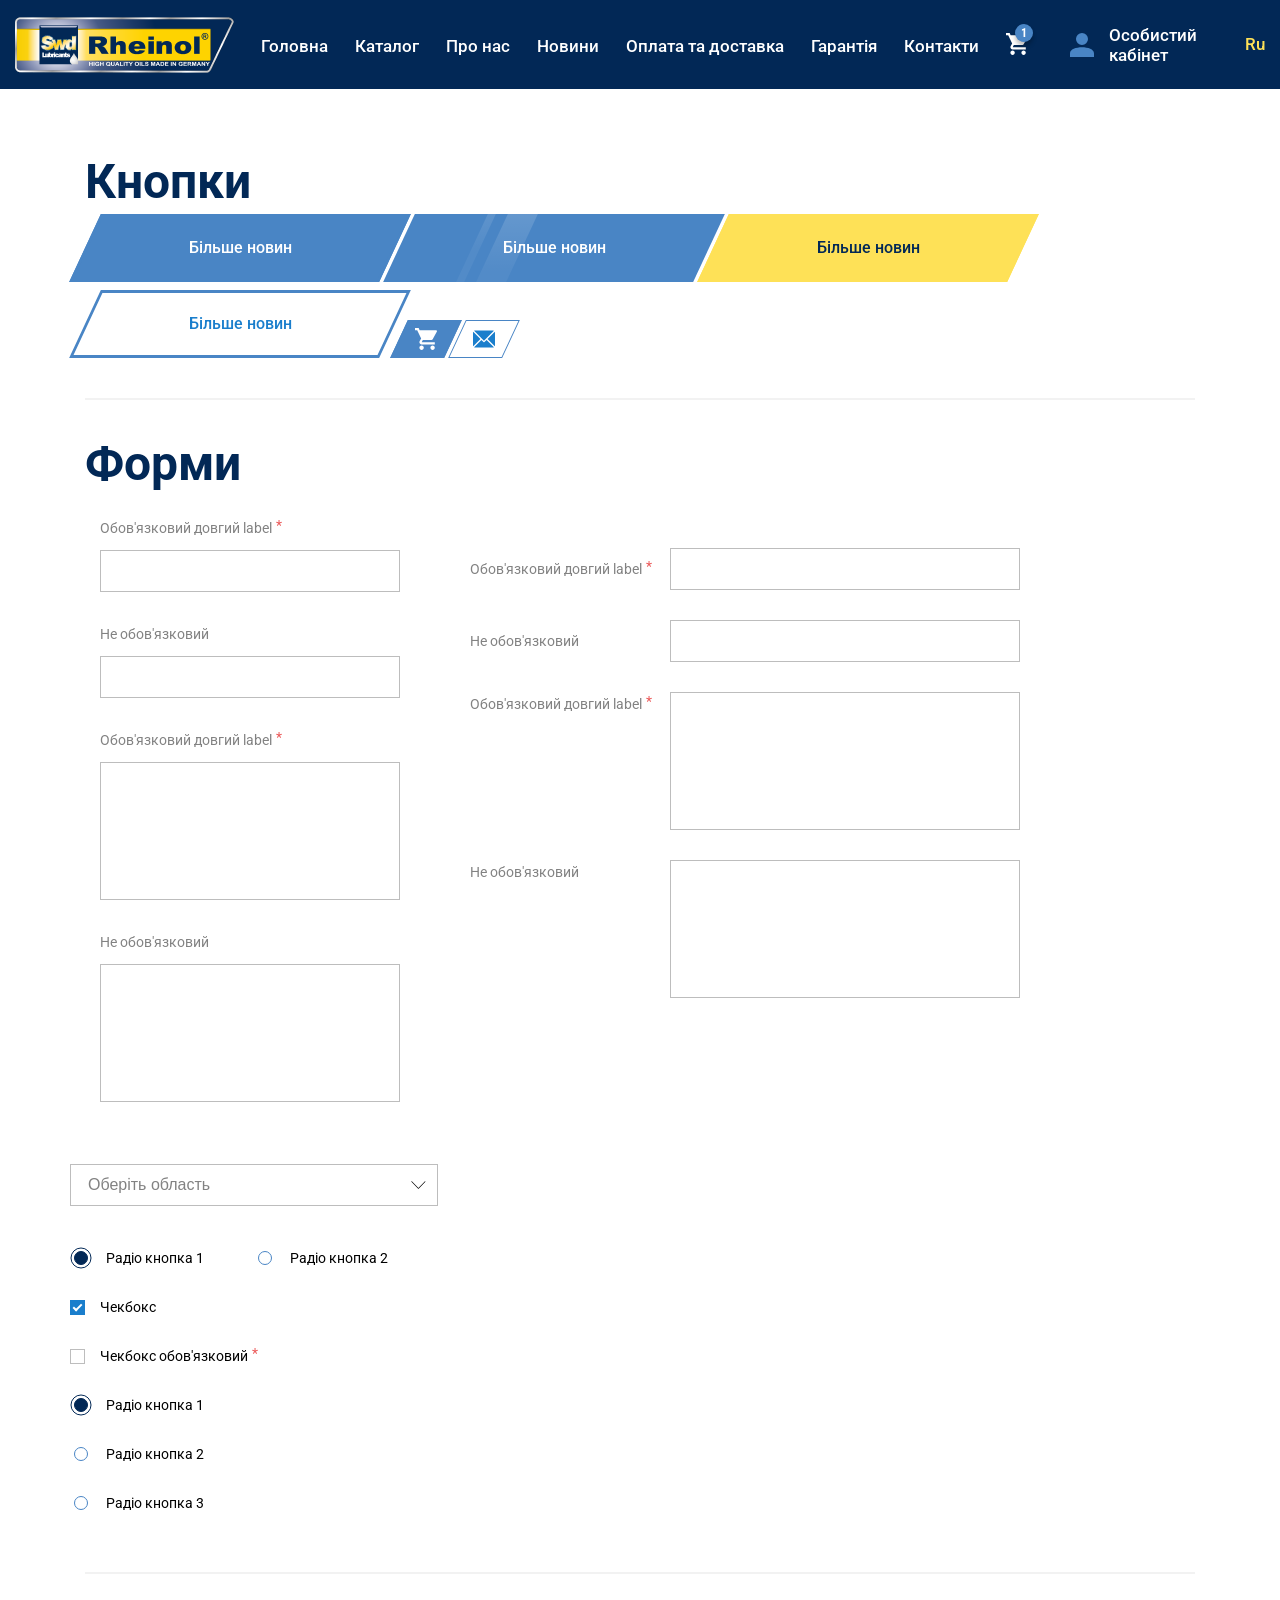
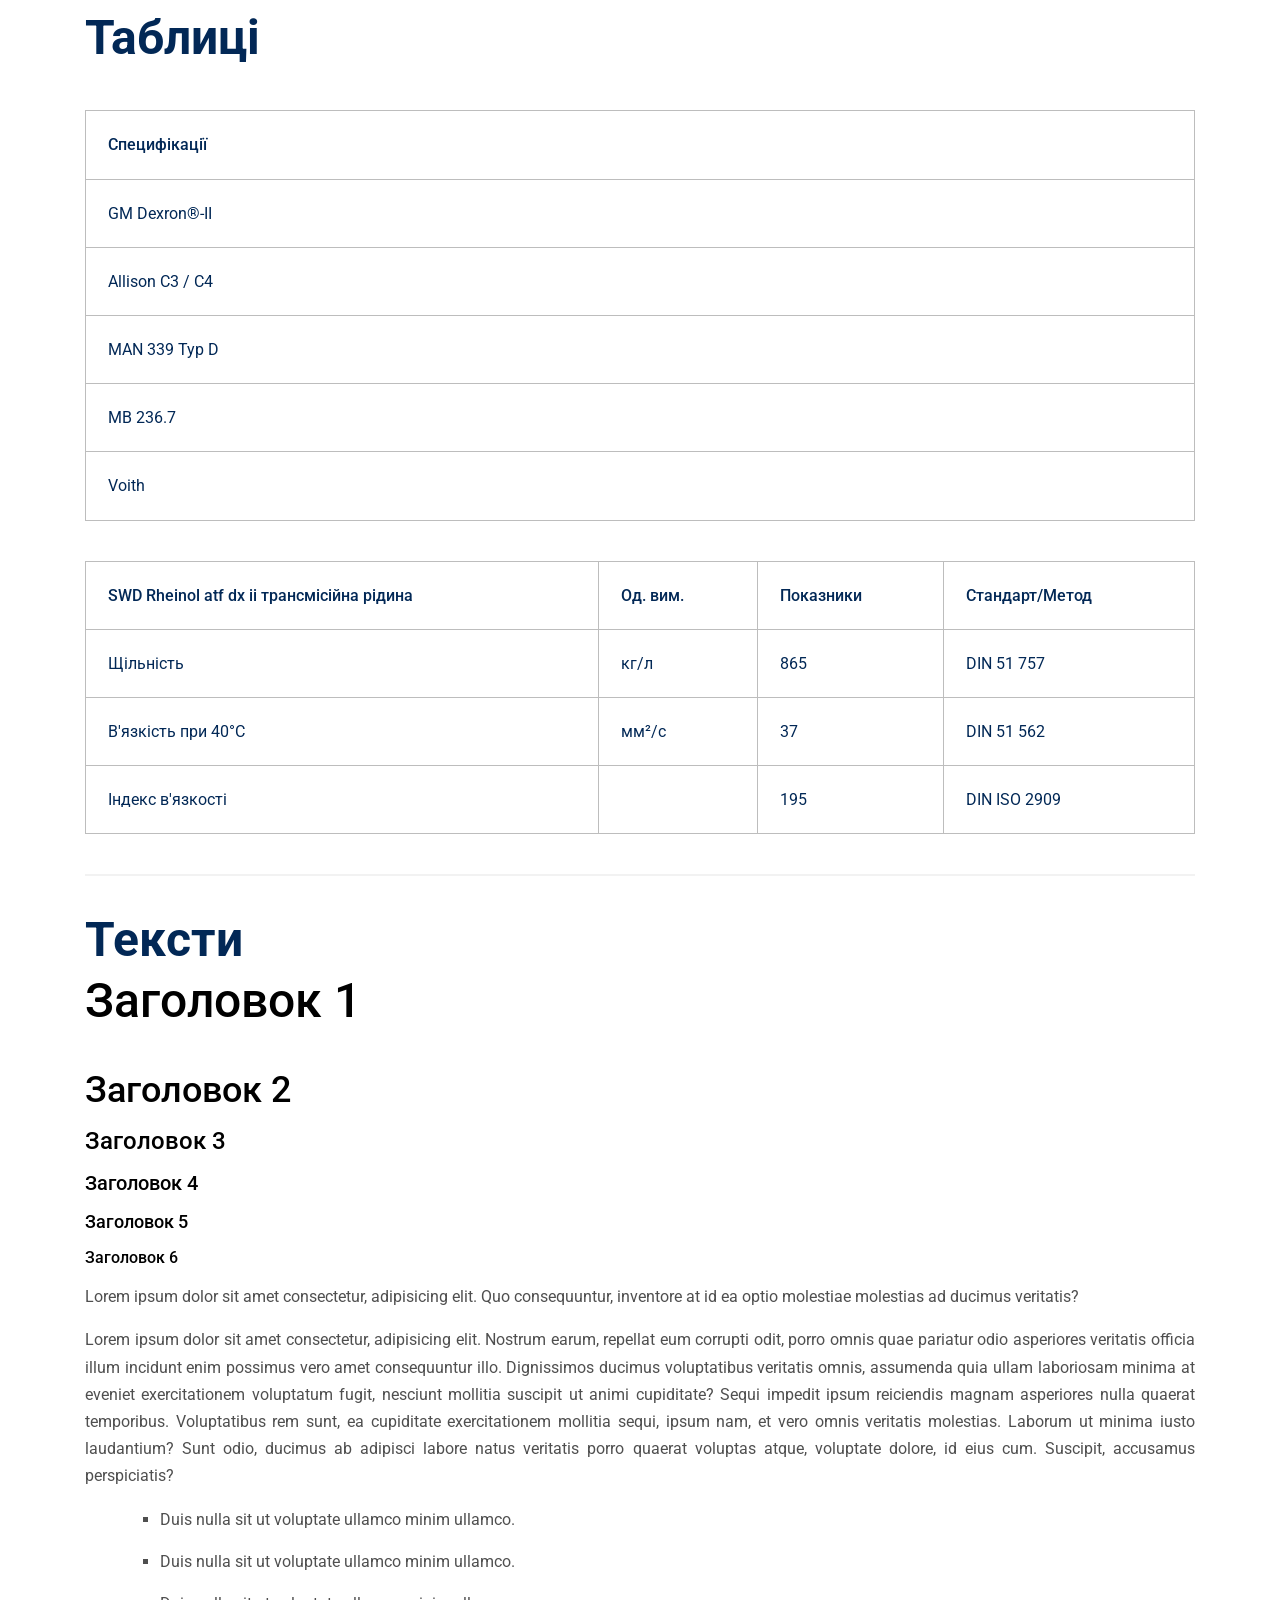
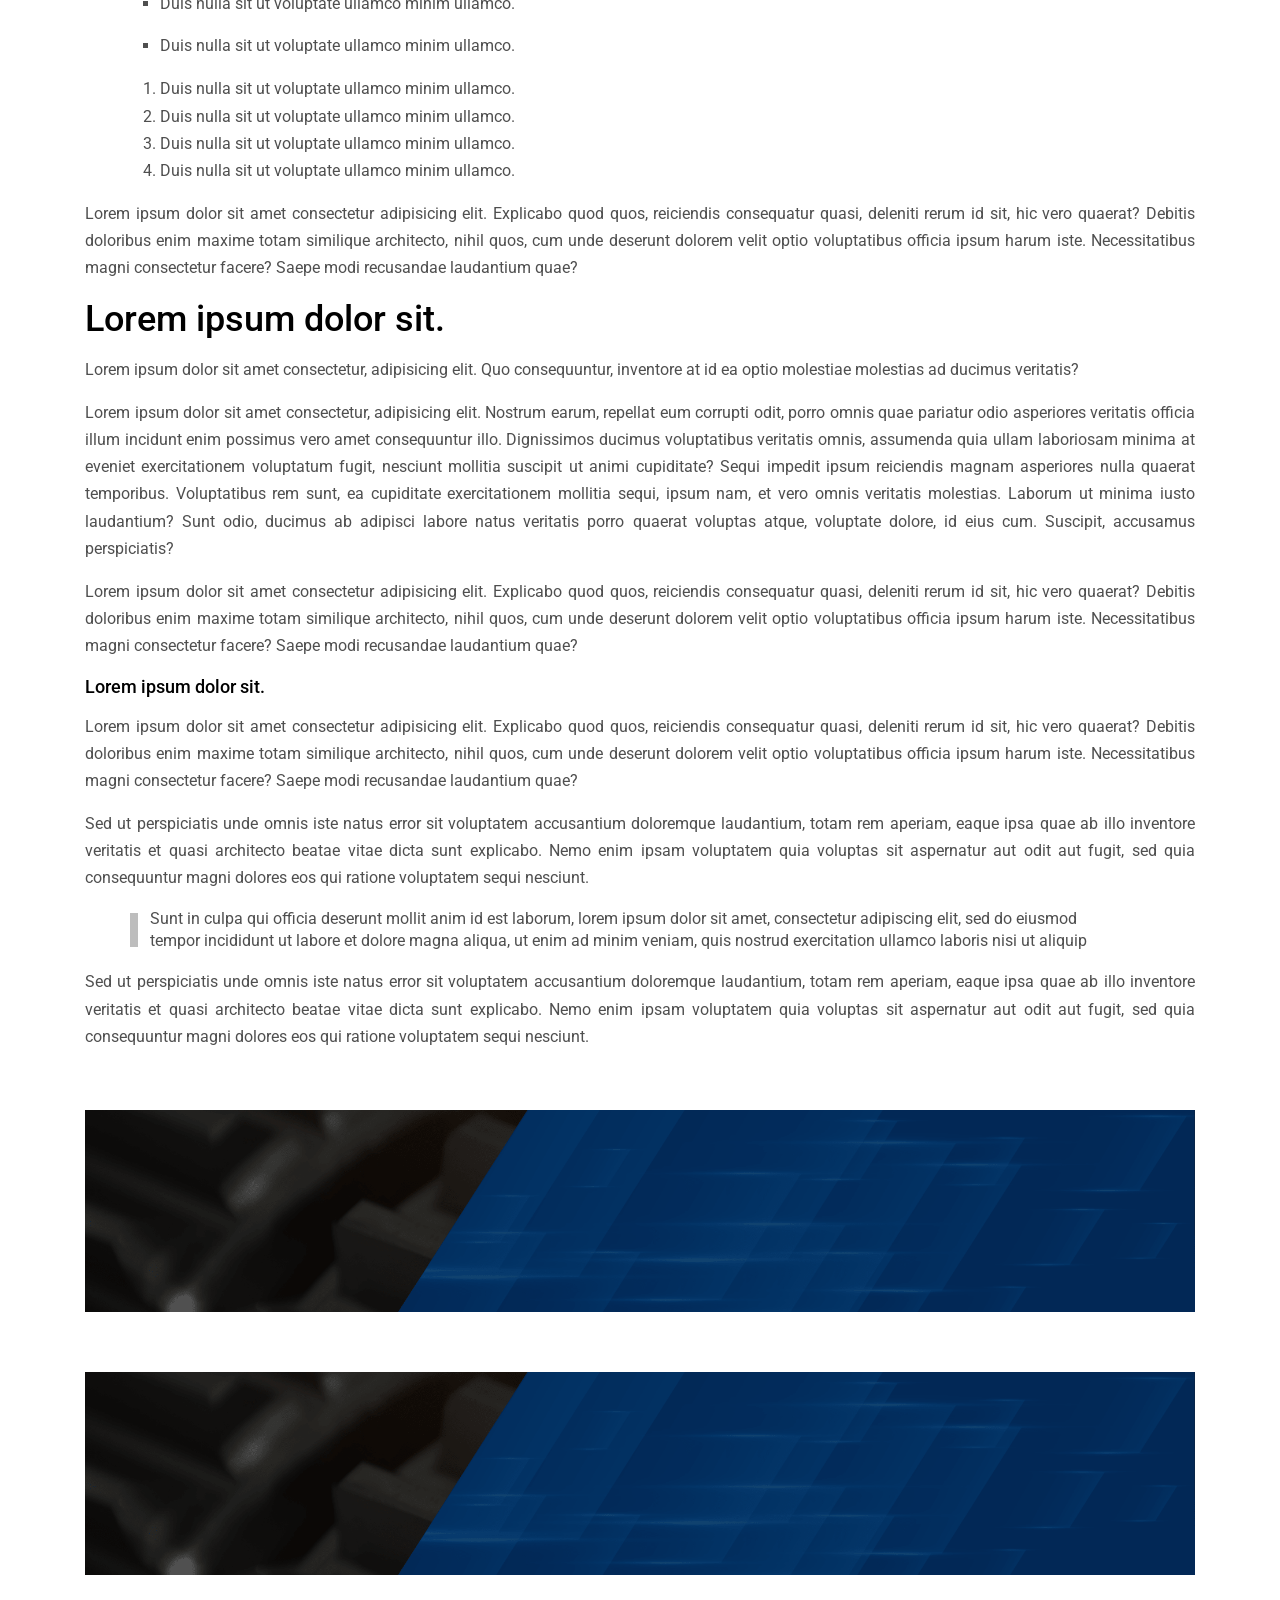
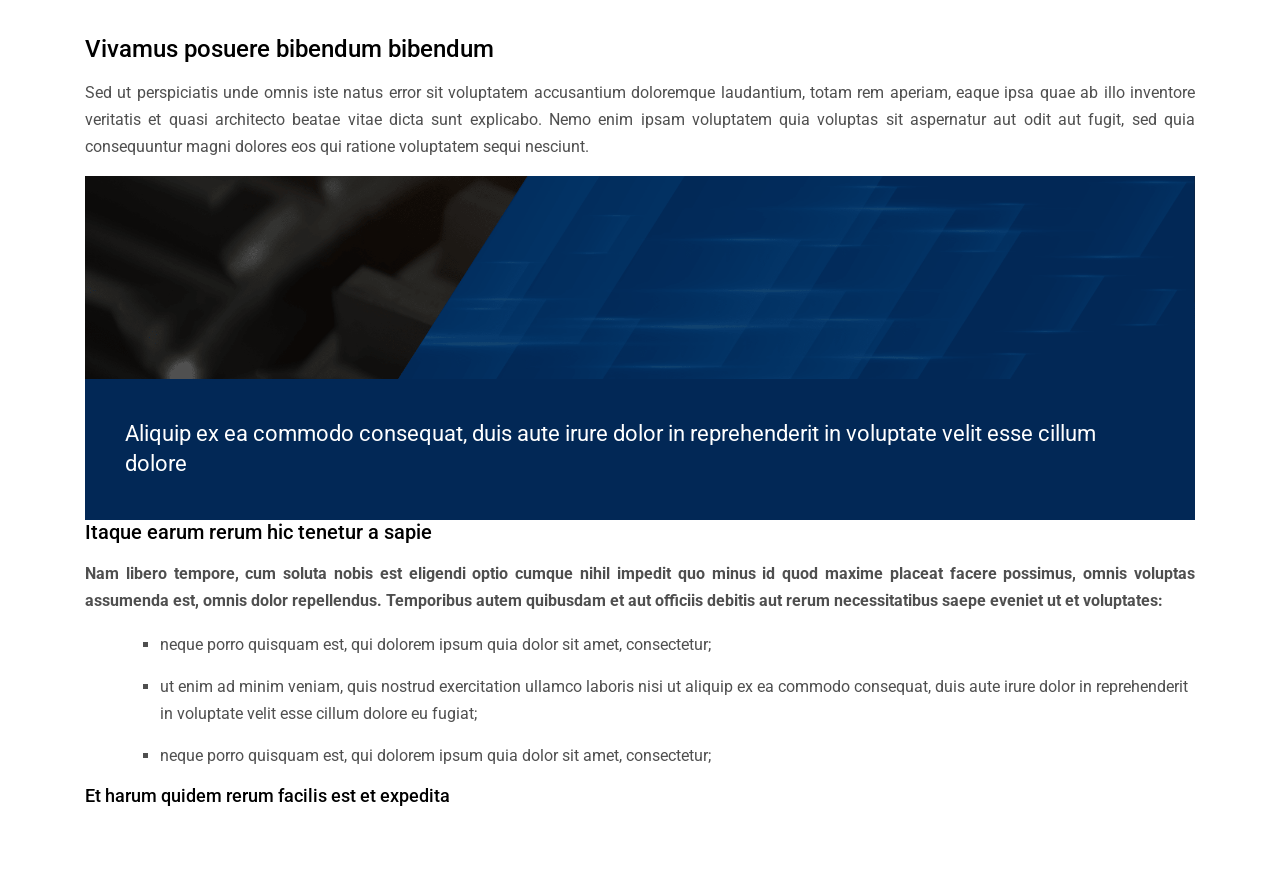
<file: example.html>
<!DOCTYPE html>
<html lang="en">

<!-- Start head -->
<head>
    <meta charset="utf-8" />
    <title>Front-end</title>

    <!-- SEO meta tags -->
    <!-- <meta property="og:url" content="url" />
        <meta property="og:type" content="website" />
        <meta property="og:title" content="title" />
        <meta property="og:description" content="description"/>
        <meta property="og:image" content="url" />
        <meta property="og:site_name" content="title" />
        <meta name="twitter:card" content=summary />
        <meta name="twitter:description" content="description"/>
        <meta name="twitter:title" content="title" /> -->
    <!--End SEO meta tags -->

    <meta http-equiv="X-UA-Compatible" content="IE=edge" />
    <meta name="viewport" content="width=device-width, initial-scale=1, maximum-scale=1" />

    <!-- Template Basic Images Start -->
    <link rel="icon" href="img/favicon2x-min.png" />
    <link rel="favicon2x" sizes="32x32" href="img/favicon2x-min.png" />
    <!-- Template Basic Images End -->

    <!-- Custom Browsers Color Start -->
    <meta name="theme-color" content="#000" />
    <!-- Custom Browsers Color End -->


    <style>
        body {
            opacity: 0;
        }

        .modal {
            opacity: 0;
        }

        .dropdown-menu {
            opacity: 0;
            visibility: hidden;
        }

        .select__list {
            visibility: hidden;
            opacity: 0;
        }

        @media screen and (max-width: 991px) {

            .header nav {
                transform: translate3d(100%, 0, 0);
                visibility: hidden;
            }

            /*header mega menu */
            .header.header-mega-menu nav {
                transform: translate3d(100%, 0, 0);
                visibility: hidden;
            }
        }
    </style>
<link href="main.css" rel="stylesheet"></head><!-- End head -->

<!-- Body Modifications -->
<!-- fixed header: header position: fixed -->

<body class="fixed-header">

<!-- Start cart modal -->
<!-- Class notation: "modal-event-js" class will listen to document.dispatchEvent -->
<div id="modal-cart" class="modal ">
    <div class="modal__window">
        <span class="modal__cross modal-close-js">
            <svg><use xlink:href="#icon-x"></use></svg>
        </span>

        <div class="modal__content">
            <div class="cart">
                <div class="cart__products">
                    <div class="cart__product">
                        <a href="##" class="remove">
                            <svg>
                                <use xlink:href="#icon-x"></use>
                            </svg>
                        </a>
            
                        <div class="image">
                            <img src="img/product-1.jpg" alt="product-1">
                        </div>
            
                        <div class="info">
                            <div class="title">SWD Rheinol ATF Dexron II D <br>1л</div>
                            <div class="numbers">
                                <div class="price skew skew--more"><span>300 грн</span></div>
            
                                <div class="count">
                                    <a class="minus skew skew--more"><span>&ndash;</span></a>
                                    <div class="current skew skew--more"><span>1</span></div>
                                    <a class="plus skew skew--more"><span>+</span></a>
                                </div>
                            </div>
                        </div>
            
                        <div class="total">
                            <span class="total-title">Сума</span>
                            <span class="total-number">300 грн</span>
                        </div>
                    </div>
                    <div class="cart__product">
                        <a href="##" class="remove">
                            <svg>
                                <use xlink:href="#icon-x"></use>
                            </svg>
                        </a>
            
                        <div class="image">
                            <img src="img/product-2.jpeg" alt="product-1">
                        </div>
            
                        <div class="info">
                            <div class="title">SWD Rheinol ATF Dexron II D</div>
                            <div class="numbers">
                                <div class="price skew skew--more"><span>300 грн</span></div>
            
                                <div class="count">
                                    <a class="minus skew skew--more"><span>&ndash;</span></a>
                                    <div class="current skew skew--more"><span>50</span></div>
                                    <a class="plus skew skew--more"><span>+</span></a>
                                </div>
                            </div>
                        </div>
            
                        <div class="total">
                            <span class="total-title">Сума</span>
                            <span class="total-number">15 000 грн</span>
                        </div>
                    </div>
                </div>
            </div>
        </div>

        <div class="actions">
            <button type="button" class="btn btn--medium btn--empty modal-close-js">
                <span>Продовжити покупки</span>
            </button>
            <a href="#" class="btn btn--medium btn--lines"><span>Оформити замовлення</span></a>
        </div>
    </div>
</div>

<!-- Trigger example -->


<!-- Open without trigger example -->
<!--<script>-->
<!--	var submitBtn = document.querySelector('.checkout button');-->

<!--	submitBtn && submitBtn.addEventListener('click', function() {-->
<!--		document.dispatchEvent(new Event('modal-open#modal-id'));-->
<!--	});-->
<!--</script>-->

<!-- Open without trigger example -->
<!--<script>-->
<!--	var checkoutForm = document.querySelector('#checkout-form');-->

<!--	checkoutForm && checkoutForm.addEventListener('submit', function(event) {-->
<!--		event.preventDefault();-->
<!--		document.dispatchEvent(new Event('modal-open#modal-id'));-->
<!--	});-->
<!--</script>-->
<!-- End cart modal -->

<!-- Start site wrapper -->
<div class="site-wrapper">

    <!-- Start header -->
    <header class="header ">
        <div class="container container--big">
            <div class="header__row">
                <a href="sitemap.html" class="logo">
                    <img src="img/logo.png" alt="">
                </a>
                <menu>
                    <nav style="background-image: url(img/header-bg-min.png);">
                        <ul>
                            <li>
                                <a href="#introduction">Головна</a>
                            </li>
                            <li>
                                <a href="catalog.html">Каталог</a>
                            </li>
                            <li>
                                <a href="about.html">Про нас</a>
                            </li>
                            <li>
                                <a href="news">Новини</a>
                            </li>
                            <li>
                                <a href="delivery.html">Оплата та доставка</a>
                            </li>
                            <li>
                                <a href="guarantee.html">Гарантія</a>
                            </li>
                            <li>
                                <a href="contact.html">Контакти</a>
                            </li>
    
                            <li class="goods-basket-wrap">
                                <a href="#modal-cart" class="modal-open-js">
                                    <div class="goods-basket">
                                        <svg>
                                            <use xlink:href="#icon-basket"></use>
                                        </svg>
                                        <span>1</span>
                                    </div>
                                </a>
                            </li>
    
                            <li class="header-call hide-pc">
                                <a href="tel:+380676712131">
                                    <svg>
                                        <use xlink:href="#icon-phone"></use>
                                    </svg>
                                    <span>
                                        067 671 21 31
                                    </span>
                                </a>
                            </li>
    
                            <li class=" hide-pc">
                                <div class="menu-item-has-children header-language ">
                                    <span> Ru </span>
                                    <ul class="dropdown-menu">
                                        <li><a href="#">Ua</a></li>
                                        <li><a href="##">En</a></li>
                                    </ul>
                                </div>
                            </li>
                        </ul>
                    </nav>
                </menu>
    
                <div class="header-controls">
                    <div class="goods-basket">
                        <a href="#modal-cart" class="hide-pc modal-open-js">
                            <svg>
                                <use xlink:href="#icon-basket"></use>
                            </svg>
                            <span>1</span>
                        </a>
                    </div>
                    <div class="header-login">
    
                        <div class="menu-item-has-children header-login-user">
                            <span>
                                <svg>
                                    <use xlink:href="#icon-header-user"></use>
                                </svg>
                                <p>
                                    Особистий <br> кабінет
                                </p>
                            </span>
    
                            <ul class="dropdown-menu">
                                <li><a href="#">Профіль</a></li>
                                <li><a href="##">Мої замовлення</a></li>
                                <li><a href="##">Вийти</a></li>
                            </ul>
                        </div>
    
                    </div>
    
                    <div class="menu-item-has-children header-language">
                        <span> Ru </span>
                        <ul class="dropdown-menu">
                            <li><a href="#">Ua</a></li>
                            <li><a href="##">En</a></li>
                        </ul>
                    </div>
                    <div class="burger hidden-on-desktop">
                        <span>&nbsp;</span>
                        <span>&nbsp;</span>
                        <span>&nbsp;</span>
                    </div>
                </div>
            </div>
        </div>
    </header>    <!-- End header -->

    <!--Start page-->
    <div class="page-wrapper">
        <section class="section section--default">
            <div class="container">
                <h1>Кнопки</h1>
                <a class="btn"><span>Більше новин</span></a>
                <a class="btn btn--lines"><span>Більше новин</span></a>
                <a class="btn btn--cta"><span>Більше новин</span></a>
                <a class="btn btn--empty"><span>Більше новин</span></a>

                <a class="btn btn--icon">
                    <svg>
                        <use xlink:href="#icon-basket"></use>
                    </svg>
                </a>

                <a class="btn btn--empty btn--empty--hover-color btn--icon">
                    <svg>
                        <use xlink:href="#icon-mail"></use>
                    </svg>
                </a>

                <hr>

                <h1>Форми</h1>
                <div class="row m-t-20">
                    <!-- Forms example -->
                    <form style="margin: 0 30px 0; max-width: 300px" class="form">
                        <!-- Required input -->
                        <label class="form-group  form-group--required">
                            <span class="label">
                                <span class="label-text">Обов&#x27;язковий довгий label</span>
                            </span>
                            <input id="input-input1" type="text" name="input1" required>
                        </label>

                        <!-- Optional input -->
                        <label class="form-group  ">
                            <span class="label">
                                <span class="label-text">Не обов&#x27;язковий</span>
                            </span>
                            <input id="input-input2" type="text" name="input2" >
                        </label>

                        <!-- Required textarea -->
                        <label
                                class="form-group form-group--textarea
                                
                                form-group--required"
                        >
                            <span class="label">
                                <span class="label-text">Обов&#x27;язковий довгий label</span>
                            </span>
                            <textarea id="input-massage1" name="massage1" cols="30" rows="5" required></textarea>
                        </label>

                        <!-- Optional textarea -->
                        <label
                                class="form-group form-group--textarea
                                
                                "
                        >
                            <span class="label">
                                <span class="label-text">Не обов&#x27;язковий</span>
                            </span>
                            <textarea id="input-massage2" name="massage2" cols="30" rows="5" ></textarea>
                        </label>
                    </form>

                    <!-- Forms horizontal example -->
                    <form style="margin: 32px 40px 0; max-width: 550px" class="form">
                        <!-- Required input -->
                        <label class="form-group form-group--horizontal form-group--required">
                            <span class="label">
                                <span class="label-text">Обов&#x27;язковий довгий label</span>
                            </span>
                            <input id="input-input3" type="text" name="input3" required>
                        </label>

                        <!-- Optional input -->
                        <label class="form-group form-group--horizontal ">
                            <span class="label">
                                <span class="label-text">Не обов&#x27;язковий</span>
                            </span>
                            <input id="input-input4" type="text" name="input4" >
                        </label>

                        <!-- Required textarea -->
                        <label
                                class="form-group form-group--textarea
                                form-group--horizontal
                                form-group--required"
                        >
                            <span class="label">
                                <span class="label-text">Обов&#x27;язковий довгий label</span>
                            </span>
                            <textarea id="input-massage3" name="massage3" cols="30" rows="5" required></textarea>
                        </label>

                        <!-- Optional textarea -->
                        <label
                                class="form-group form-group--textarea
                                form-group--horizontal
                                "
                        >
                            <span class="label">
                                <span class="label-text">Не обов&#x27;язковий</span>
                            </span>
                            <textarea id="input-massage4" name="massage4" cols="30" rows="5" ></textarea>
                        </label>
                    </form>

                    <!-- Forms checkboxes/radio buttons example -->
                    <form style="margin: 32px 0 0; max-width: 370px" class="form">
                        <div class="form-group form-group--select">
                            <label class="select-label select-label-js">
                                <input class="input input-value-js"
                                       type="text"
                                       readonly
                                       placeholder="Оберіть область"
                                />
                        
                                <!-- Value of this input will be sent to back -->
                                <input class="input input-key-js" name="select1" readonly hidden>
                        
                                <span class="select-icon"><svg><use xlink:href="#icon-arrow-left"></use></svg></span>
                            </label>
                        
                            <ul class="options options-js">
                                    <!-- { this } refer to options element -->
                                    <li class="option option-js" data-key="ob1">Область 1</li>
                                    <!-- { this } refer to options element -->
                                    <li class="option option-js" data-key="ob2">Область 2</li>
                                    <!-- { this } refer to options element -->
                                    <li class="option option-js" data-key="ob3">Область 3</li>
                                    <!-- { this } refer to options element -->
                                    <li class="option option-js" data-key="ob4">Область 4</li>
                                    <!-- { this } refer to options element -->
                                    <li class="option option-js" data-key="ob5">Область 5</li>
                                    <!-- { this } refer to options element -->
                                    <li class="option option-js" data-key="ob6">Область 6</li>
                                    <!-- { this } refer to options element -->
                                    <li class="option option-js" data-key="ob7">Область 7</li>
                            </ul>
                        </div>

                        <!-- Horizontal radio buttons -->
                        <!-- Radio buttons -->
                        <div class="radio-wrapper radio-wrapper--horizontal">
                            <!--
                                Handlebars each statement have its own context and
                                if you want to get variable (beside this) you have to use ../variableName
                                as in an example below with name and required variable
                            -->
                                <!-- this refer to option element  -->
                                <label class="form-group form-group--radio">
                                    <span class="form-radio">
                                        <input class="radio-js"
                                               type="radio"
                                               name="radio2"
                                               value="radio1"
                                               hidden
                                            checked
                                            required
                                        >
                                        <span class="radio"></span>
                                    </span>
                        
                                    <span class="label">
                                        <span class="label-text">Радіо кнопка 1</span>
                                    </span>
                                </label>
                                <!-- this refer to option element  -->
                                <label class="form-group form-group--radio">
                                    <span class="form-radio">
                                        <input class="radio-js"
                                               type="radio"
                                               name="radio2"
                                               value="radio2"
                                               hidden
                                            
                                            required
                                        >
                                        <span class="radio"></span>
                                    </span>
                        
                                    <span class="label">
                                        <span class="label-text">Радіо кнопка 2</span>
                                    </span>
                                </label>
                        </div>

                        <!-- Checkbox -->
                        <label class="form-group form-group--checkbox ">
                            <span class="form-checkbox">
                                <input class="checkbox-js"
                                       type="checkbox"
                                       name="checkbox1"
                                       value=""
                                       hidden
                                    checked
                                    
                                >
                                <span class="checkbox"></span>
                            </span>
                        
                            <span class="label">
                                <span class="label-text">Чекбокс</span>
                            </span>
                        </label>
                        <label class="form-group form-group--checkbox form-group--required">
                            <span class="form-checkbox">
                                <input class="checkbox-js"
                                       type="checkbox"
                                       name="checkbox1"
                                       value=""
                                       hidden
                                    
                                    required
                                >
                                <span class="checkbox"></span>
                            </span>
                        
                            <span class="label">
                                <span class="label-text">Чекбокс обов&#x27;язковий</span>
                            </span>
                        </label>

                        <!-- Radio buttons -->
                        <!-- Radio buttons -->
                        <div class="radio-wrapper ">
                            <!--
                                Handlebars each statement have its own context and
                                if you want to get variable (beside this) you have to use ../variableName
                                as in an example below with name and required variable
                            -->
                                <!-- this refer to option element  -->
                                <label class="form-group form-group--radio">
                                    <span class="form-radio">
                                        <input class="radio-js"
                                               type="radio"
                                               name="radio1"
                                               value="radio1"
                                               hidden
                                            checked
                                            required
                                        >
                                        <span class="radio"></span>
                                    </span>
                        
                                    <span class="label">
                                        <span class="label-text">Радіо кнопка 1</span>
                                    </span>
                                </label>
                                <!-- this refer to option element  -->
                                <label class="form-group form-group--radio">
                                    <span class="form-radio">
                                        <input class="radio-js"
                                               type="radio"
                                               name="radio1"
                                               value="radio2"
                                               hidden
                                            
                                            required
                                        >
                                        <span class="radio"></span>
                                    </span>
                        
                                    <span class="label">
                                        <span class="label-text">Радіо кнопка 2</span>
                                    </span>
                                </label>
                                <!-- this refer to option element  -->
                                <label class="form-group form-group--radio">
                                    <span class="form-radio">
                                        <input class="radio-js"
                                               type="radio"
                                               name="radio1"
                                               value="radio3"
                                               hidden
                                            
                                            required
                                        >
                                        <span class="radio"></span>
                                    </span>
                        
                                    <span class="label">
                                        <span class="label-text">Радіо кнопка 3</span>
                                    </span>
                                </label>
                        </div>
                    </form>
                </div>

                <hr>

                <h1>Таблиці</h1>
                <!-- Tables example -->
                <div class="table-wrapper">
                    <table>
                        <thead>
                        <tr>
                            <th>Cпецифікації</th>
                        </tr>
                        </thead>

                        <tbody>
                        <tr>
                            <td>GM Dexron®-II</td>
                        </tr>
                        <tr>
                            <td>Allison C3 / C4</td>
                        </tr>
                        <tr>
                            <td>MAN 339 Typ D</td>
                        </tr>
                        <tr>
                            <td>MB 236.7</td>
                        </tr>
                        <tr>
                            <td>Voith</td>
                        </tr>
                        </tbody>
                    </table>
                </div>

                <div class="table-wrapper">
                    <table>
                        <thead>
                        <tr>
                            <th>SWD Rheinol atf dx ii трансмісійна рідина</th>
                            <th>Од. вим.</th>
                            <th>Показники</th>
                            <th>Стандарт/Метод</th>
                        </tr>
                        </thead>

                        <tbody>
                        <tr>
                            <td>Щільність</td>
                            <td>кг/л</td>
                            <td>865</td>
                            <td>DIN 51 757</td>
                        </tr>
                        <tr>
                            <td>В'язкість при 40°С</td>
                            <td>мм²/с</td>
                            <td>37</td>
                            <td>DIN 51 562</td>
                        </tr>
                        <tr>
                            <td>Індекс в'язкості</td>
                            <td></td>
                            <td>195</td>
                            <td>DIN ISO 2909</td>
                        </tr>
                        </tbody>
                    </table>
                </div>

                <hr>

                <h1>Тексти</h1>
                <div class="text">
                    <h1>Заголовок 1</h1>
                    <h2>Заголовок 2</h2>
                    <h3>Заголовок 3</h3>
                    <h4>Заголовок 4</h4>
                    <h5>Заголовок 5</h5>
                    <h6>Заголовок 6</h6>
                    <p>
                        Lorem ipsum dolor sit amet consectetur,
                        adipisicing elit. Quo consequuntur,
                        inventore at id ea optio molestiae molestias
                        ad ducimus veritatis?
                    </p>
                    <p>
                        Lorem ipsum dolor sit amet consectetur,
                        adipisicing elit. Nostrum earum, repellat
                        eum corrupti odit, porro omnis quae pariatur
                        odio asperiores veritatis officia illum
                        incidunt enim possimus vero amet
                        consequuntur illo. Dignissimos ducimus
                        voluptatibus veritatis omnis, assumenda quia
                        ullam laboriosam minima at eveniet
                        exercitationem voluptatum fugit, nesciunt
                        mollitia suscipit ut animi cupiditate? Sequi
                        impedit ipsum reiciendis magnam asperiores
                        nulla quaerat temporibus. Voluptatibus rem
                        sunt, ea cupiditate exercitationem mollitia
                        sequi, ipsum nam, et vero omnis veritatis
                        molestias. Laborum ut minima iusto
                        laudantium? Sunt odio, ducimus ab adipisci
                        labore natus veritatis porro quaerat
                        voluptas atque, voluptate dolore, id eius
                        cum. Suscipit, accusamus perspiciatis?
                    </p>

                    <ul>
                        <li>Duis nulla sit ut voluptate ullamco minim ullamco.</li>
                        <li>Duis nulla sit ut voluptate ullamco minim ullamco.</li>
                        <li>Duis nulla sit ut voluptate ullamco minim ullamco.</li>
                        <li>Duis nulla sit ut voluptate ullamco minim ullamco.</li>
                    </ul>

                    <ol>
                        <li>Duis nulla sit ut voluptate ullamco minim ullamco.</li>
                        <li>Duis nulla sit ut voluptate ullamco minim ullamco.</li>
                        <li>Duis nulla sit ut voluptate ullamco minim ullamco.</li>
                        <li>Duis nulla sit ut voluptate ullamco minim ullamco.</li>
                    </ol>
                    <p>
                        Lorem ipsum dolor sit amet consectetur
                        adipisicing elit. Explicabo quod quos,
                        reiciendis consequatur quasi, deleniti rerum
                        id sit, hic vero quaerat? Debitis doloribus
                        enim maxime totam similique architecto,
                        nihil quos, cum unde deserunt dolorem velit
                        optio voluptatibus officia ipsum harum iste.
                        Necessitatibus magni consectetur facere?
                        Saepe modi recusandae laudantium quae?
                    </p>
                    <h2>Lorem ipsum dolor sit.</h2>
                    <p>
                        Lorem ipsum dolor sit amet consectetur,
                        adipisicing elit. Quo consequuntur,
                        inventore at id ea optio molestiae molestias
                        ad ducimus veritatis?
                    </p>
                    <p>
                        Lorem ipsum dolor sit amet consectetur,
                        adipisicing elit. Nostrum earum, repellat
                        eum corrupti odit, porro omnis quae pariatur
                        odio asperiores veritatis officia illum
                        incidunt enim possimus vero amet
                        consequuntur illo. Dignissimos ducimus
                        voluptatibus veritatis omnis, assumenda quia
                        ullam laboriosam minima at eveniet
                        exercitationem voluptatum fugit, nesciunt
                        mollitia suscipit ut animi cupiditate? Sequi
                        impedit ipsum reiciendis magnam asperiores
                        nulla quaerat temporibus. Voluptatibus rem
                        sunt, ea cupiditate exercitationem mollitia
                        sequi, ipsum nam, et vero omnis veritatis
                        molestias. Laborum ut minima iusto
                        laudantium? Sunt odio, ducimus ab adipisci
                        labore natus veritatis porro quaerat
                        voluptas atque, voluptate dolore, id eius
                        cum. Suscipit, accusamus perspiciatis?
                    </p>
                    <p>
                        Lorem ipsum dolor sit amet consectetur
                        adipisicing elit. Explicabo quod quos,
                        reiciendis consequatur quasi, deleniti rerum
                        id sit, hic vero quaerat? Debitis doloribus
                        enim maxime totam similique architecto,
                        nihil quos, cum unde deserunt dolorem velit
                        optio voluptatibus officia ipsum harum iste.
                        Necessitatibus magni consectetur facere?
                        Saepe modi recusandae laudantium quae?
                    </p>
                    <h5>Lorem ipsum dolor sit.</h5>
                    <p>
                        Lorem ipsum dolor sit amet consectetur
                        adipisicing elit. Explicabo quod quos,
                        reiciendis consequatur quasi, deleniti rerum
                        id sit, hic vero quaerat? Debitis doloribus
                        enim maxime totam similique architecto,
                        nihil quos, cum unde deserunt dolorem velit
                        optio voluptatibus officia ipsum harum iste.
                        Necessitatibus magni consectetur facere?
                        Saepe modi recusandae laudantium quae?
                    </p>
                </div>

                <div class="text">
                    <p>
                        Sed ut perspiciatis unde omnis iste natus error sit voluptatem accusantium doloremque
                        laudantium, totam rem
                        aperiam, eaque ipsa quae ab illo inventore veritatis et quasi architecto beatae vitae dicta
                        sunt explicabo.
                        Nemo enim ipsam voluptatem quia voluptas sit aspernatur aut odit aut fugit, sed quia
                        consequuntur magni
                        dolores eos qui ratione voluptatem sequi nesciunt.
                    </p>

                    <blockquote>
                        Sunt in culpa qui officia deserunt mollit anim id est laborum, lorem ipsum dolor sit amet,
                        consectetur
                        adipiscing elit, sed do eiusmod tempor incididunt ut labore et dolore magna aliqua, ut enim
                        ad minim veniam,
                        quis nostrud exercitation ullamco laboris nisi ut aliquip
                    </blockquote>

                    <p>
                        Sed ut perspiciatis unde omnis iste natus error sit voluptatem accusantium doloremque
                        laudantium, totam rem
                        aperiam, eaque ipsa quae ab illo inventore veritatis et quasi architecto beatae vitae dicta
                        sunt explicabo.
                        Nemo enim ipsam voluptatem quia voluptas sit aspernatur aut odit aut fugit, sed quia
                        consequuntur magni
                        dolores eos qui ratione voluptatem sequi nesciunt.
                    </p>

                    <img src="img/footer-overlay.png" alt="Elephant at sunset">
                    <img src="img/footer-overlay.png" alt="Elephant at sunset">
                    <h3>
                        Vivamus posuere bibendum bibendum
                    </h3>

                    <p>
                        Sed ut perspiciatis unde omnis iste natus error sit voluptatem accusantium doloremque
                        laudantium, totam rem
                        aperiam, eaque ipsa quae ab illo inventore veritatis et quasi architecto beatae vitae dicta
                        sunt explicabo.
                        Nemo enim ipsam voluptatem quia voluptas sit aspernatur aut odit aut fugit, sed quia
                        consequuntur magni
                        dolores eos qui ratione voluptatem sequi nesciunt.
                    </p>

                    <figure>
                        <img src="img/footer-overlay.png" alt="Elephant at sunset">
                        <figcaption>Aliquip ex ea commodo consequat, duis aute irure dolor in reprehenderit in
                            voluptate velit esse
                            cillum dolore
                        </figcaption>
                    </figure>

                    <h4>
                        Itaque earum rerum hic tenetur a sapie
                    </h4>

                    <p><b>Nam libero tempore, cum soluta nobis est eligendi optio cumque nihil impedit quo minus id
                        quod maxime
                        placeat facere possimus, omnis voluptas assumenda est, omnis dolor repellendus.
                        Temporibus autem quibusdam
                        et aut officiis debitis aut rerum necessitatibus saepe eveniet ut et voluptates:</b></p>

                    <ul>
                        <li>neque porro quisquam est, qui dolorem ipsum quia dolor sit amet, consectetur;</li>
                        <li>ut enim ad minim veniam, quis nostrud exercitation ullamco laboris nisi ut aliquip ex ea
                            commodo
                            consequat, duis aute irure dolor in reprehenderit in voluptate velit esse cillum dolore
                            eu fugiat;
                        </li>
                        <li>neque porro quisquam est, qui dolorem ipsum quia dolor sit amet, consectetur;</li>
                    </ul>

                    <h5>
                        Et harum quidem rerum facilis est et expedita
                    </h5>
                </div>
            </div>
        </section>
    </div>
    <!--End page-->


</div>
<!-- End site wrapper -->
<script type="text/javascript" src="bundle.js"></script><script type="text/javascript" src="svgsprite.js"></script></body>

</html>
</file>
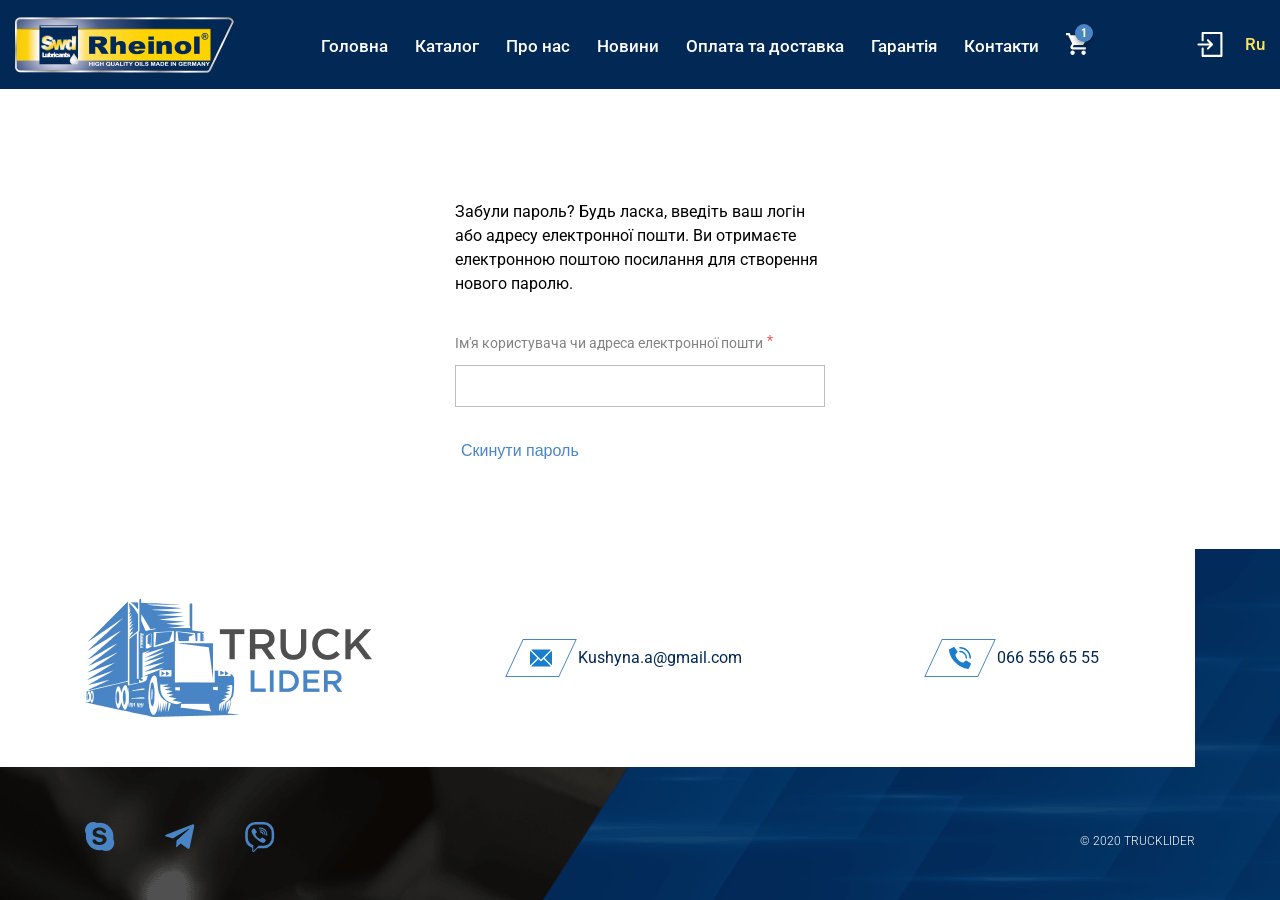
<file: forgot-password.html>
<!DOCTYPE html>
<html lang="en">

<!-- Start head -->
<head>
    <meta charset="utf-8" />
    <title>Front-end</title>

    <!-- SEO meta tags -->
    <!-- <meta property="og:url" content="url" />
        <meta property="og:type" content="website" />
        <meta property="og:title" content="title" />
        <meta property="og:description" content="description"/>
        <meta property="og:image" content="url" />
        <meta property="og:site_name" content="title" />
        <meta name="twitter:card" content=summary />
        <meta name="twitter:description" content="description"/>
        <meta name="twitter:title" content="title" /> -->
    <!--End SEO meta tags -->

    <meta http-equiv="X-UA-Compatible" content="IE=edge" />
    <meta name="viewport" content="width=device-width, initial-scale=1, maximum-scale=1" />

    <!-- Template Basic Images Start -->
    <link rel="icon" href="img/favicon2x-min.png" />
    <link rel="favicon2x" sizes="32x32" href="img/favicon2x-min.png" />
    <!-- Template Basic Images End -->

    <!-- Custom Browsers Color Start -->
    <meta name="theme-color" content="#000" />
    <!-- Custom Browsers Color End -->


    <style>
        body {
            opacity: 0;
        }

        .modal {
            opacity: 0;
        }

        .dropdown-menu {
            opacity: 0;
            visibility: hidden;
        }

        .select__list {
            visibility: hidden;
            opacity: 0;
        }

        @media screen and (max-width: 991px) {

            .header nav {
                transform: translate3d(100%, 0, 0);
                visibility: hidden;
            }

            /*header mega menu */
            .header.header-mega-menu nav {
                transform: translate3d(100%, 0, 0);
                visibility: hidden;
            }
        }
    </style>
<link href="main.css" rel="stylesheet"></head><!-- End head -->

<!-- Body Modifications -->
<!-- fixed header: header position: fixed -->

<body class="">
    <!-- Start home modal -->
    <!-- Class notation: "modal-event-js" class will listen to document.dispatchEvent -->
    <div id="modal-cart" class="modal ">
        <div class="modal__window">
            <span class="modal__cross modal-close-js">
                <svg><use xlink:href="#icon-x"></use></svg>
            </span>
    
            <div class="modal__content">
                <div class="cart">
                    <div class="cart__products">
                        <div class="cart__product">
                            <a href="##" class="remove">
                                <svg>
                                    <use xlink:href="#icon-x"></use>
                                </svg>
                            </a>
                
                            <div class="image">
                                <img src="img/product-1.jpg" alt="product-1">
                            </div>
                
                            <div class="info">
                                <div class="title">SWD Rheinol ATF Dexron II D <br>1л</div>
                                <div class="numbers">
                                    <div class="price skew skew--more"><span>300 грн</span></div>
                
                                    <div class="count">
                                        <a class="minus skew skew--more"><span>&ndash;</span></a>
                                        <div class="current skew skew--more"><span>1</span></div>
                                        <a class="plus skew skew--more"><span>+</span></a>
                                    </div>
                                </div>
                            </div>
                
                            <div class="total">
                                <span class="total-title">Сума</span>
                                <span class="total-number">300 грн</span>
                            </div>
                        </div>
                        <div class="cart__product">
                            <a href="##" class="remove">
                                <svg>
                                    <use xlink:href="#icon-x"></use>
                                </svg>
                            </a>
                
                            <div class="image">
                                <img src="img/product-2.jpeg" alt="product-1">
                            </div>
                
                            <div class="info">
                                <div class="title">SWD Rheinol ATF Dexron II D</div>
                                <div class="numbers">
                                    <div class="price skew skew--more"><span>300 грн</span></div>
                
                                    <div class="count">
                                        <a class="minus skew skew--more"><span>&ndash;</span></a>
                                        <div class="current skew skew--more"><span>50</span></div>
                                        <a class="plus skew skew--more"><span>+</span></a>
                                    </div>
                                </div>
                            </div>
                
                            <div class="total">
                                <span class="total-title">Сума</span>
                                <span class="total-number">15 000 грн</span>
                            </div>
                        </div>
                    </div>
                </div>
            </div>
    
            <div class="actions">
                <button type="button" class="btn btn--medium btn--empty modal-close-js">
                    <span>Продовжити покупки</span>
                </button>
                <a href="#" class="btn btn--medium btn--lines"><span>Оформити замовлення</span></a>
            </div>
        </div>
    </div>
    
    <!-- Trigger example -->
    
    
    <!-- Open without trigger example -->
    <!--<script>-->
    <!--	var submitBtn = document.querySelector('.checkout button');-->
    
    <!--	submitBtn && submitBtn.addEventListener('click', function() {-->
    <!--		document.dispatchEvent(new Event('modal-open#modal-id'));-->
    <!--	});-->
    <!--</script>-->
    
    <!-- Open without trigger example -->
    <!--<script>-->
    <!--	var checkoutForm = document.querySelector('#checkout-form');-->
    
    <!--	checkoutForm && checkoutForm.addEventListener('submit', function(event) {-->
    <!--		event.preventDefault();-->
    <!--		document.dispatchEvent(new Event('modal-open#modal-id'));-->
    <!--	});-->
    <!--</script>-->
    <!-- End home modal -->

    <!-- Start site wrapper -->
    <div class="site-wrapper site-wrapper--100vh">

        <!-- Start header -->
        <header class="header  header--fill">
            <div class="container container--big">
                <div class="header__row">
                    <a href="sitemap.html" class="logo">
                        <img src="img/logo.png" alt="">
                    </a>
                    <menu>
                        <nav style="background-image: url(img/header-bg-min.png);">
                            <ul>
                                <li>
                                    <a href="#introduction">Головна</a>
                                </li>
                                <li>
                                    <a href="catalog.html">Каталог</a>
                                </li>
                                <li>
                                    <a href="about.html">Про нас</a>
                                </li>
                                <li>
                                    <a href="news">Новини</a>
                                </li>
                                <li>
                                    <a href="delivery.html">Оплата та доставка</a>
                                </li>
                                <li>
                                    <a href="guarantee.html">Гарантія</a>
                                </li>
                                <li>
                                    <a href="contact.html">Контакти</a>
                                </li>
        
                                <li class="goods-basket-wrap">
                                    <a href="#modal-cart" class="modal-open-js">
                                        <div class="goods-basket">
                                            <svg>
                                                <use xlink:href="#icon-basket"></use>
                                            </svg>
                                            <span>1</span>
                                        </div>
                                    </a>
                                </li>
        
                                <li class="header-call hide-pc">
                                    <a href="tel:+380676712131">
                                        <svg>
                                            <use xlink:href="#icon-phone"></use>
                                        </svg>
                                        <span>
                                            067 671 21 31
                                        </span>
                                    </a>
                                </li>
        
                                <li class=" hide-pc">
                                    <div class="menu-item-has-children header-language ">
                                        <span> Ru </span>
                                        <ul class="dropdown-menu">
                                            <li><a href="#">Ua</a></li>
                                            <li><a href="##">En</a></li>
                                        </ul>
                                    </div>
                                </li>
                            </ul>
                        </nav>
                    </menu>
        
                    <div class="header-controls">
                        <div class="goods-basket">
                            <a href="#modal-cart" class="hide-pc modal-open-js">
                                <svg>
                                    <use xlink:href="#icon-basket"></use>
                                </svg>
                                <span>1</span>
                            </a>
                        </div>
                        <div class="header-login">
                            <a href="login.html" class="header-login__icon">
                                <svg>
                                    <use xlink:href="#icon-header-login"></use>
                                </svg>
                            </a>
                            <a href="login.html" class="header-login__link">
                                вхід
                            </a>
                            <a href="register.html" class="header-login__link">реєстрація</a>
                        </div>
        
                        <div class="menu-item-has-children header-language">
                            <span> Ru </span>
                            <ul class="dropdown-menu">
                                <li><a href="#">Ua</a></li>
                                <li><a href="##">En</a></li>
                            </ul>
                        </div>
                        <div class="burger hidden-on-desktop">
                            <span>&nbsp;</span>
                            <span>&nbsp;</span>
                            <span>&nbsp;</span>
                        </div>
                    </div>
                </div>
            </div>
        </header>        <!-- End header -->

        <!--Start page-->
        <div class="page-wrapper">

            <div class="container">
                <div class="forgot-password">
                    <h6 class="forgot-password__title">
                        Забули пароль? Будь ласка, введіть ваш логін або адресу
                        електронної пошти. Ви отримаєте
                        електронною поштою посилання для створення нового паролю.</h6>

                    <form action="" class="form">
                        <!-- Required input -->
                        <label class="form-group  form-group--required">
                            <span class="label">
                                <span class="label-text">Ім&#x27;я користувача чи адреса електронної пошти </span>
                            </span>
                            <input id="input-input1" type="text" name="input1" required>
                        </label>

                        <button type="submit">Скинути пароль</button>
                    </form>
                </div>
            </div>

        </div>
        <!--End page-->

        <!-- Start footer -->
        <footer class="footer">
            <!-- Footer bg -->
            <div class="footer__bg" style="background-image: url('img/footer-overlay.png')"></div>
        
            <!-- Content -->
            <div class="container">
                <!-- Footer email and phone info -->
                <div class="footer__contacts ">
                    <div class="img">
                        <img src="img/truck-lider-black.png"
                             srcset="img/truck-lider-black.png 1x, img/truck-lider-black@2x.png 2x"
                             alt="Truck lider">
                    </div>
        
                    <div class="links">
                        <div class="email">
                            <a href="mailto:kushyna.a@gmail.com" class="btn btn--empty btn--empty--hover-color btn--icon">
                                <svg>
                                    <use xlink:href="#icon-mail"></use>
                                </svg>
                            </a>
                            <a href="mailto:kushyna.a@gmail.com">
                                <span>Kushyna.a@gmail.com</span>
                            </a>
                        </div>
        
                        <div class="phone">
                            <a href="tel:+380665566555" class="btn btn--empty btn--empty--hover-color btn--icon">
                                <svg>
                                    <use xlink:href="#icon-phone"></use>
                                </svg>
                            </a>
                            <a href="tel:+380665566555">
                                <span>066 556 65 55</span>
                            </a>
                        </div>
                    </div>
                </div>
        
                <!-- Footer bottom social icons and copyright -->
                <div class="footer__social">
                    <ul class="socials">
                        <li><a href="#"><svg><use xlink:href="#icon-social-skype"></use></svg></a></li>
                        <li><a href="#"><svg><use xlink:href="#icon-social-telegram"></use></svg></a></li>
                        <li><a href="#"><svg><use xlink:href="#icon-social-vider"></use></svg></a></li>
                    </ul>
                    <p class="copyright">© 2020 TRUCKLIDER</p>
                </div>
            </div>
        </footer>
        <!-- End footer -->

    </div>
    <!-- End site wrapper -->
<script type="text/javascript" src="bundle.js"></script><script type="text/javascript" src="svgsprite.js"></script></body>

</html>
</file>
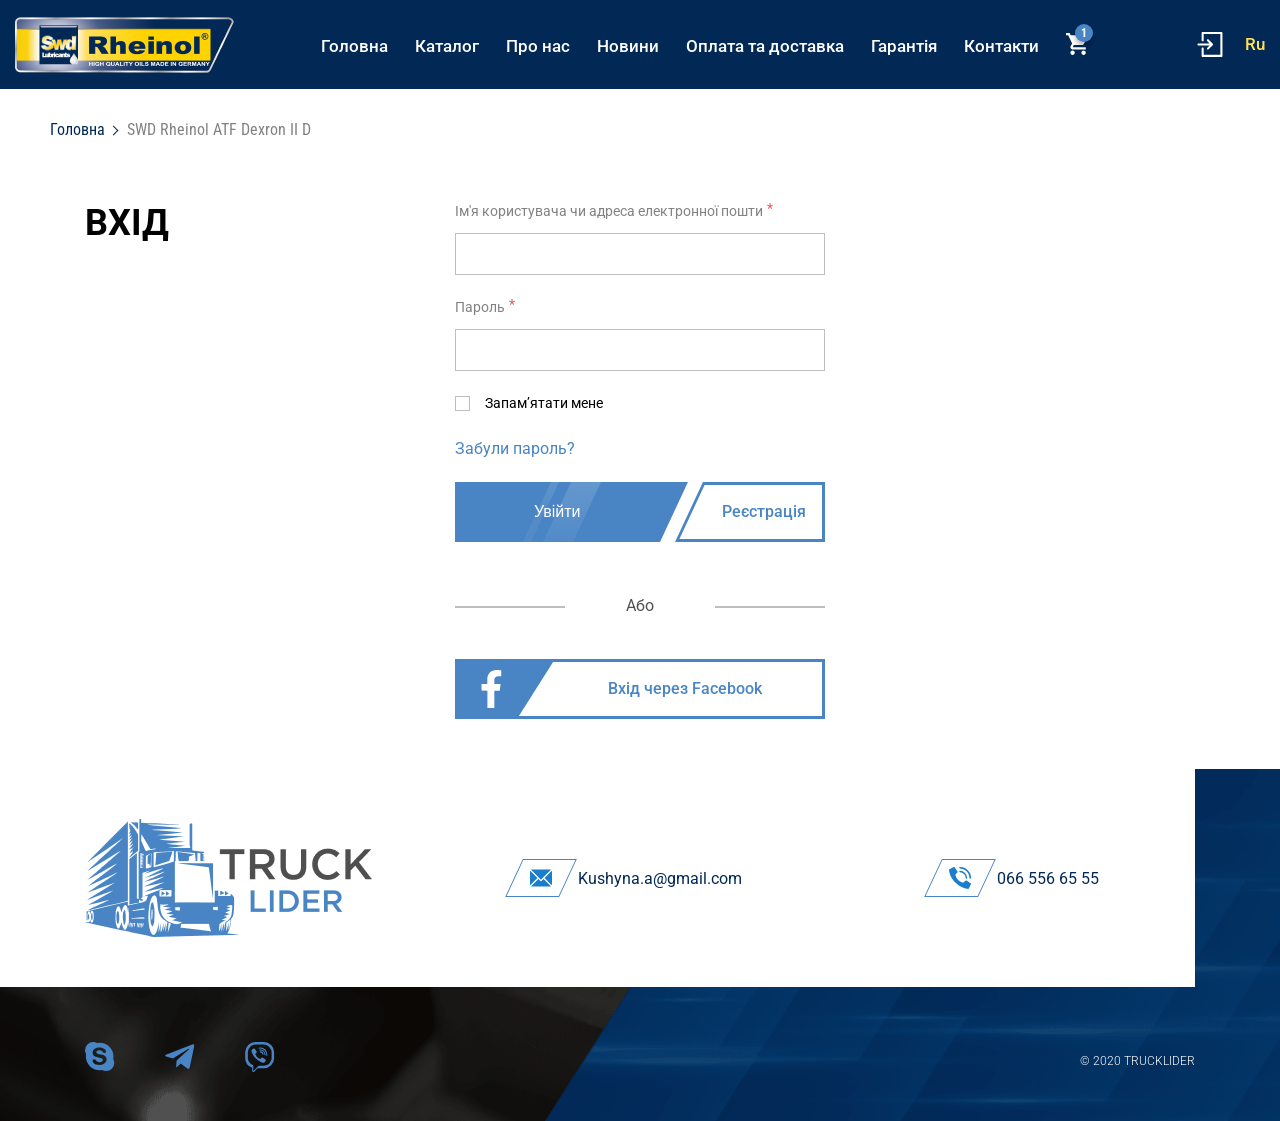
<file: login.html>
<!DOCTYPE html>
<html lang="en">

<!-- Start head -->
<head>
    <meta charset="utf-8" />
    <title>Front-end</title>

    <!-- SEO meta tags -->
    <!-- <meta property="og:url" content="url" />
        <meta property="og:type" content="website" />
        <meta property="og:title" content="title" />
        <meta property="og:description" content="description"/>
        <meta property="og:image" content="url" />
        <meta property="og:site_name" content="title" />
        <meta name="twitter:card" content=summary />
        <meta name="twitter:description" content="description"/>
        <meta name="twitter:title" content="title" /> -->
    <!--End SEO meta tags -->

    <meta http-equiv="X-UA-Compatible" content="IE=edge" />
    <meta name="viewport" content="width=device-width, initial-scale=1, maximum-scale=1" />

    <!-- Template Basic Images Start -->
    <link rel="icon" href="img/favicon2x-min.png" />
    <link rel="favicon2x" sizes="32x32" href="img/favicon2x-min.png" />
    <!-- Template Basic Images End -->

    <!-- Custom Browsers Color Start -->
    <meta name="theme-color" content="#000" />
    <!-- Custom Browsers Color End -->


    <style>
        body {
            opacity: 0;
        }

        .modal {
            opacity: 0;
        }

        .dropdown-menu {
            opacity: 0;
            visibility: hidden;
        }

        .select__list {
            visibility: hidden;
            opacity: 0;
        }

        @media screen and (max-width: 991px) {

            .header nav {
                transform: translate3d(100%, 0, 0);
                visibility: hidden;
            }

            /*header mega menu */
            .header.header-mega-menu nav {
                transform: translate3d(100%, 0, 0);
                visibility: hidden;
            }
        }
    </style>
<link href="main.css" rel="stylesheet"></head><!-- End head -->

<!-- Body Modifications -->
<!-- fixed header: header position: fixed -->

<body class="">
    <!-- Start home modal -->
    <!-- Class notation: "modal-event-js" class will listen to document.dispatchEvent -->
    <div id="modal-cart" class="modal ">
        <div class="modal__window">
            <span class="modal__cross modal-close-js">
                <svg><use xlink:href="#icon-x"></use></svg>
            </span>
    
            <div class="modal__content">
                <div class="cart">
                    <div class="cart__products">
                        <div class="cart__product">
                            <a href="##" class="remove">
                                <svg>
                                    <use xlink:href="#icon-x"></use>
                                </svg>
                            </a>
                
                            <div class="image">
                                <img src="img/product-1.jpg" alt="product-1">
                            </div>
                
                            <div class="info">
                                <div class="title">SWD Rheinol ATF Dexron II D <br>1л</div>
                                <div class="numbers">
                                    <div class="price skew skew--more"><span>300 грн</span></div>
                
                                    <div class="count">
                                        <a class="minus skew skew--more"><span>&ndash;</span></a>
                                        <div class="current skew skew--more"><span>1</span></div>
                                        <a class="plus skew skew--more"><span>+</span></a>
                                    </div>
                                </div>
                            </div>
                
                            <div class="total">
                                <span class="total-title">Сума</span>
                                <span class="total-number">300 грн</span>
                            </div>
                        </div>
                        <div class="cart__product">
                            <a href="##" class="remove">
                                <svg>
                                    <use xlink:href="#icon-x"></use>
                                </svg>
                            </a>
                
                            <div class="image">
                                <img src="img/product-2.jpeg" alt="product-1">
                            </div>
                
                            <div class="info">
                                <div class="title">SWD Rheinol ATF Dexron II D</div>
                                <div class="numbers">
                                    <div class="price skew skew--more"><span>300 грн</span></div>
                
                                    <div class="count">
                                        <a class="minus skew skew--more"><span>&ndash;</span></a>
                                        <div class="current skew skew--more"><span>50</span></div>
                                        <a class="plus skew skew--more"><span>+</span></a>
                                    </div>
                                </div>
                            </div>
                
                            <div class="total">
                                <span class="total-title">Сума</span>
                                <span class="total-number">15 000 грн</span>
                            </div>
                        </div>
                    </div>
                </div>
            </div>
    
            <div class="actions">
                <button type="button" class="btn btn--medium btn--empty modal-close-js">
                    <span>Продовжити покупки</span>
                </button>
                <a href="#" class="btn btn--medium btn--lines"><span>Оформити замовлення</span></a>
            </div>
        </div>
    </div>
    
    <!-- Trigger example -->
    
    
    <!-- Open without trigger example -->
    <!--<script>-->
    <!--	var submitBtn = document.querySelector('.checkout button');-->
    
    <!--	submitBtn && submitBtn.addEventListener('click', function() {-->
    <!--		document.dispatchEvent(new Event('modal-open#modal-id'));-->
    <!--	});-->
    <!--</script>-->
    
    <!-- Open without trigger example -->
    <!--<script>-->
    <!--	var checkoutForm = document.querySelector('#checkout-form');-->
    
    <!--	checkoutForm && checkoutForm.addEventListener('submit', function(event) {-->
    <!--		event.preventDefault();-->
    <!--		document.dispatchEvent(new Event('modal-open#modal-id'));-->
    <!--	});-->
    <!--</script>-->
    <!-- End home modal -->

    <!-- Start site wrapper -->
    <div class="site-wrapper site-wrapper--100vh">

        <!-- Start header -->
        <header class="header  header--fill">
            <div class="container container--big">
                <div class="header__row">
                    <a href="sitemap.html" class="logo">
                        <img src="img/logo.png" alt="">
                    </a>
                    <menu>
                        <nav style="background-image: url(img/header-bg-min.png);">
                            <ul>
                                <li>
                                    <a href="#introduction">Головна</a>
                                </li>
                                <li>
                                    <a href="catalog.html">Каталог</a>
                                </li>
                                <li>
                                    <a href="about.html">Про нас</a>
                                </li>
                                <li>
                                    <a href="news">Новини</a>
                                </li>
                                <li>
                                    <a href="delivery.html">Оплата та доставка</a>
                                </li>
                                <li>
                                    <a href="guarantee.html">Гарантія</a>
                                </li>
                                <li>
                                    <a href="contact.html">Контакти</a>
                                </li>
        
                                <li class="goods-basket-wrap">
                                    <a href="#modal-cart" class="modal-open-js">
                                        <div class="goods-basket">
                                            <svg>
                                                <use xlink:href="#icon-basket"></use>
                                            </svg>
                                            <span>1</span>
                                        </div>
                                    </a>
                                </li>
        
                                <li class="header-call hide-pc">
                                    <a href="tel:+380676712131">
                                        <svg>
                                            <use xlink:href="#icon-phone"></use>
                                        </svg>
                                        <span>
                                            067 671 21 31
                                        </span>
                                    </a>
                                </li>
        
                                <li class=" hide-pc">
                                    <div class="menu-item-has-children header-language ">
                                        <span> Ru </span>
                                        <ul class="dropdown-menu">
                                            <li><a href="#">Ua</a></li>
                                            <li><a href="##">En</a></li>
                                        </ul>
                                    </div>
                                </li>
                            </ul>
                        </nav>
                    </menu>
        
                    <div class="header-controls">
                        <div class="goods-basket">
                            <a href="#modal-cart" class="hide-pc modal-open-js">
                                <svg>
                                    <use xlink:href="#icon-basket"></use>
                                </svg>
                                <span>1</span>
                            </a>
                        </div>
                        <div class="header-login">
                            <a href="login.html" class="header-login__icon">
                                <svg>
                                    <use xlink:href="#icon-header-login"></use>
                                </svg>
                            </a>
                            <a href="login.html" class="header-login__link">
                                вхід
                            </a>
                            <a href="register.html" class="header-login__link">реєстрація</a>
                        </div>
        
                        <div class="menu-item-has-children header-language">
                            <span> Ru </span>
                            <ul class="dropdown-menu">
                                <li><a href="#">Ua</a></li>
                                <li><a href="##">En</a></li>
                            </ul>
                        </div>
                        <div class="burger hidden-on-desktop">
                            <span>&nbsp;</span>
                            <span>&nbsp;</span>
                            <span>&nbsp;</span>
                        </div>
                    </div>
                </div>
            </div>
        </header>        <!-- End header -->

        <!--Start page-->
        <div class="page-wrapper">

            <!-- Start breadcrumbs -->
            <div class="container--fluid">
                <ul class="breadcrumbs">
                    <li><a href="/">Головна</a></li>
                    <li>SWD Rheinol ATF Dexron II D</li>
                </ul>
            </div>
            <!-- End breadcrumbs -->

            <div class="container">
                <div class="register">
                    <h2 class="register__title title">
                        ВХІД    
                    </h2>
                    <div class="register__form">
                        <form action="" class="form">

                            <!-- Required input -->
                            <label class="form-group  form-group--required">
                                <span class="label">
                                    <span class="label-text">Ім&#x27;я користувача чи адреса електронної пошти </span>
                                </span>
                                <input id="input-input1" type="text" name="input1" required>
                            </label>
                            <!-- Required input -->
                            <label class="form-group  form-group--required">
                                <span class="label">
                                    <span class="label-text">Пароль </span>
                                </span>
                                <input id="input-input1" type="password" name="input1" required>
                            </label>

                            <!-- Checkbox -->
                            <label class="form-group form-group--checkbox ">
                                <span class="form-checkbox">
                                    <input class="checkbox-js"
                                           type="checkbox"
                                           name="checkbox1"
                                           value=""
                                           hidden
                                        
                                        
                                    >
                                    <span class="checkbox"></span>
                                </span>
                            
                                <span class="label">
                                    <span class="label-text">Запам’ятати мене </span>
                                </span>
                            </label>
                            <div class="form-group">
                                <a href="forgot-password.html">Забули пароль?</a>
                            </div>

                            <div class="form-action">
                                <button type="submit" class="btn btn--lines">
                                    <span>Увійти</span>
                                </button>
                                <a class="btn btn--empty"><span>Реєстрація</span> <span class="btn-fix"></span></a>
                            </div>
                        </form>

                        <div class="hr-title">
                            <span> Або</span>
                        </div>

                        <div class="form-link">
                            <a href="#"><svg width="100" height="60" viewBox="0 0 100 60" fill="none" xmlns="http://www.w3.org/2000/svg">
<path d="M0 0H100L62 60H0V0Z" fill="#4985C5"/>
<path d="M46.2217 11.4245V17.312C46.2217 17.312 39.3243 16.3309 39.3243 20.6917V25.0526H45.5542L44.7757 31.7029H39.3243V49.0376H32.4269V31.7029L26.5306 31.5938V25.0526H32.3156V20.0375C32.3156 20.0375 31.9338 12.577 39.4357 11.2067C42.5508 10.6374 46.2217 11.4245 46.2217 11.4245V11.4245Z" fill="white"/>
</svg>
Вхід через Facebook</a>
                        </div>
                    </div>
                </div>
            </div>

        </div>
        <!--End page-->

        <!-- Start footer -->
        <footer class="footer">
            <!-- Footer bg -->
            <div class="footer__bg" style="background-image: url('img/footer-overlay.png')"></div>
        
            <!-- Content -->
            <div class="container">
                <!-- Footer email and phone info -->
                <div class="footer__contacts ">
                    <div class="img">
                        <img src="img/truck-lider-black.png"
                             srcset="img/truck-lider-black.png 1x, img/truck-lider-black@2x.png 2x"
                             alt="Truck lider">
                    </div>
        
                    <div class="links">
                        <div class="email">
                            <a href="mailto:kushyna.a@gmail.com" class="btn btn--empty btn--empty--hover-color btn--icon">
                                <svg>
                                    <use xlink:href="#icon-mail"></use>
                                </svg>
                            </a>
                            <a href="mailto:kushyna.a@gmail.com">
                                <span>Kushyna.a@gmail.com</span>
                            </a>
                        </div>
        
                        <div class="phone">
                            <a href="tel:+380665566555" class="btn btn--empty btn--empty--hover-color btn--icon">
                                <svg>
                                    <use xlink:href="#icon-phone"></use>
                                </svg>
                            </a>
                            <a href="tel:+380665566555">
                                <span>066 556 65 55</span>
                            </a>
                        </div>
                    </div>
                </div>
        
                <!-- Footer bottom social icons and copyright -->
                <div class="footer__social">
                    <ul class="socials">
                        <li><a href="#"><svg><use xlink:href="#icon-social-skype"></use></svg></a></li>
                        <li><a href="#"><svg><use xlink:href="#icon-social-telegram"></use></svg></a></li>
                        <li><a href="#"><svg><use xlink:href="#icon-social-vider"></use></svg></a></li>
                    </ul>
                    <p class="copyright">© 2020 TRUCKLIDER</p>
                </div>
            </div>
        </footer>
        <!-- End footer -->

    </div>
    <!-- End site wrapper -->
<script type="text/javascript" src="bundle.js"></script><script type="text/javascript" src="svgsprite.js"></script></body>

</html>
</file>
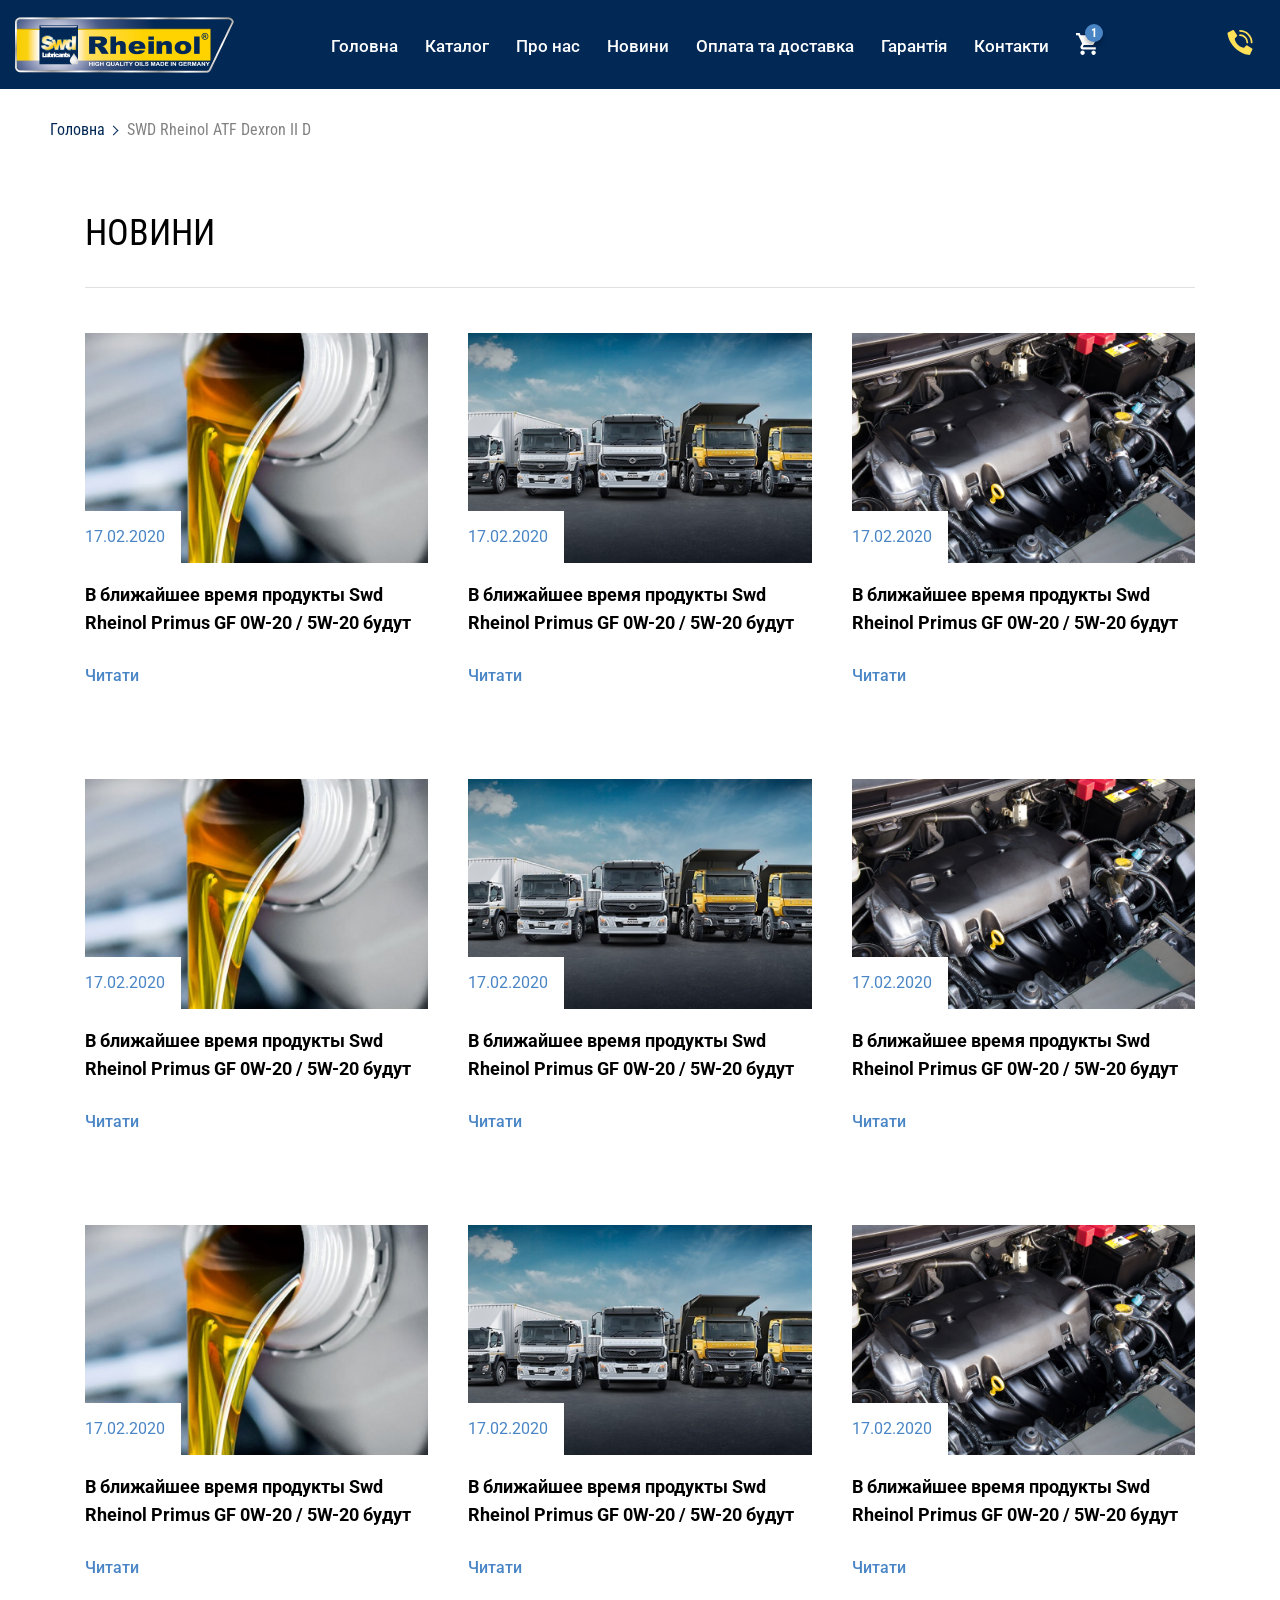
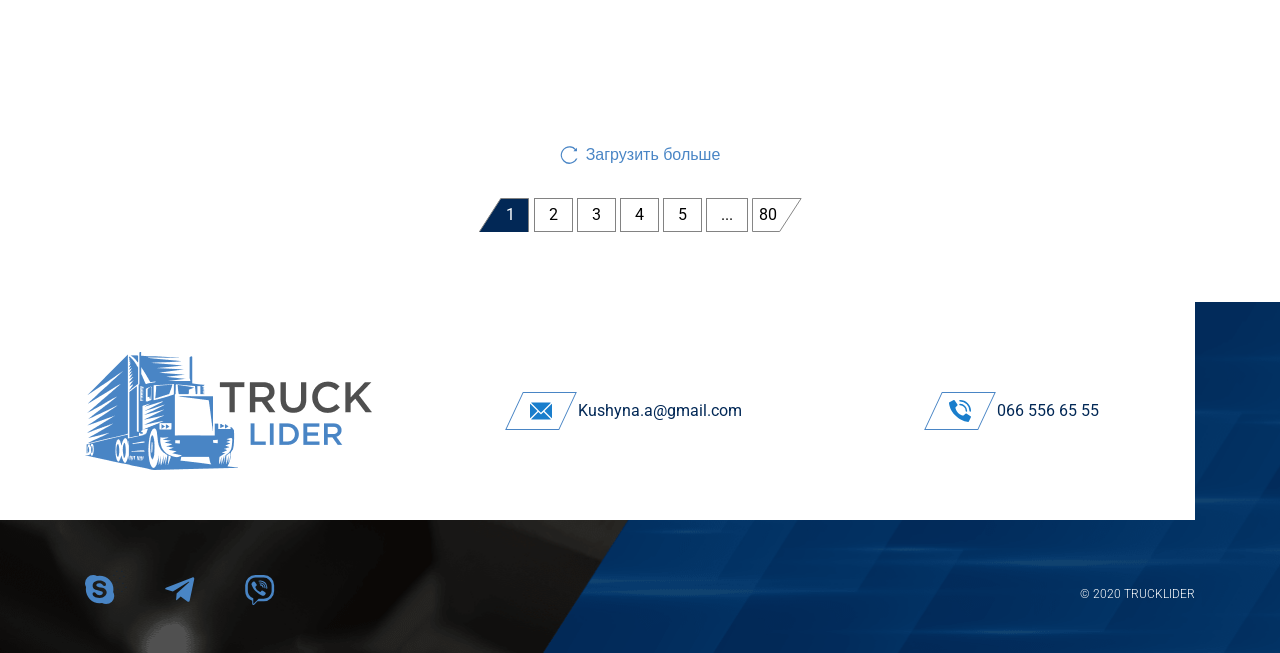
<file: news.html>
<!DOCTYPE html>
<html lang="en">

<!-- Start head -->
<head>
    <meta charset="utf-8" />
    <title>Front-end</title>

    <!-- SEO meta tags -->
    <!-- <meta property="og:url" content="url" />
        <meta property="og:type" content="website" />
        <meta property="og:title" content="title" />
        <meta property="og:description" content="description"/>
        <meta property="og:image" content="url" />
        <meta property="og:site_name" content="title" />
        <meta name="twitter:card" content=summary />
        <meta name="twitter:description" content="description"/>
        <meta name="twitter:title" content="title" /> -->
    <!--End SEO meta tags -->

    <meta http-equiv="X-UA-Compatible" content="IE=edge" />
    <meta name="viewport" content="width=device-width, initial-scale=1, maximum-scale=1" />

    <!-- Template Basic Images Start -->
    <link rel="icon" href="img/favicon2x-min.png" />
    <link rel="favicon2x" sizes="32x32" href="img/favicon2x-min.png" />
    <!-- Template Basic Images End -->

    <!-- Custom Browsers Color Start -->
    <meta name="theme-color" content="#000" />
    <!-- Custom Browsers Color End -->


    <style>
        body {
            opacity: 0;
        }

        .modal {
            opacity: 0;
        }

        .dropdown-menu {
            opacity: 0;
            visibility: hidden;
        }

        .select__list {
            visibility: hidden;
            opacity: 0;
        }

        @media screen and (max-width: 991px) {

            .header nav {
                transform: translate3d(100%, 0, 0);
                visibility: hidden;
            }

            /*header mega menu */
            .header.header-mega-menu nav {
                transform: translate3d(100%, 0, 0);
                visibility: hidden;
            }
        }
    </style>
<link href="main.css" rel="stylesheet"></head><!-- End head -->

<!-- Body Modifications -->
<!-- fixed header: header position: fixed -->

<body class="">

    <!-- Start cart modal -->
    <!-- Class notation: "modal-event-js" class will listen to document.dispatchEvent -->
    <div id="modal-cart" class="modal ">
        <div class="modal__window">
            <span class="modal__cross modal-close-js">
                <svg><use xlink:href="#icon-x"></use></svg>
            </span>
    
            <div class="modal__content">
                <div class="cart">
                    <div class="cart__products">
                        <div class="cart__product">
                            <a href="##" class="remove">
                                <svg>
                                    <use xlink:href="#icon-x"></use>
                                </svg>
                            </a>
                
                            <div class="image">
                                <img src="img/product-1.jpg" alt="product-1">
                            </div>
                
                            <div class="info">
                                <div class="title">SWD Rheinol ATF Dexron II D <br>1л</div>
                                <div class="numbers">
                                    <div class="price skew skew--more"><span>300 грн</span></div>
                
                                    <div class="count">
                                        <a class="minus skew skew--more"><span>&ndash;</span></a>
                                        <div class="current skew skew--more"><span>1</span></div>
                                        <a class="plus skew skew--more"><span>+</span></a>
                                    </div>
                                </div>
                            </div>
                
                            <div class="total">
                                <span class="total-title">Сума</span>
                                <span class="total-number">300 грн</span>
                            </div>
                        </div>
                        <div class="cart__product">
                            <a href="##" class="remove">
                                <svg>
                                    <use xlink:href="#icon-x"></use>
                                </svg>
                            </a>
                
                            <div class="image">
                                <img src="img/product-2.jpeg" alt="product-1">
                            </div>
                
                            <div class="info">
                                <div class="title">SWD Rheinol ATF Dexron II D</div>
                                <div class="numbers">
                                    <div class="price skew skew--more"><span>300 грн</span></div>
                
                                    <div class="count">
                                        <a class="minus skew skew--more"><span>&ndash;</span></a>
                                        <div class="current skew skew--more"><span>50</span></div>
                                        <a class="plus skew skew--more"><span>+</span></a>
                                    </div>
                                </div>
                            </div>
                
                            <div class="total">
                                <span class="total-title">Сума</span>
                                <span class="total-number">15 000 грн</span>
                            </div>
                        </div>
                    </div>
                </div>
            </div>
    
            <div class="actions">
                <button type="button" class="btn btn--medium btn--empty modal-close-js">
                    <span>Продовжити покупки</span>
                </button>
                <a href="#" class="btn btn--medium btn--lines"><span>Оформити замовлення</span></a>
            </div>
        </div>
    </div>
    
    <!-- Trigger example -->
    
    
    <!-- Open without trigger example -->
    <!--<script>-->
    <!--	var submitBtn = document.querySelector('.checkout button');-->
    
    <!--	submitBtn && submitBtn.addEventListener('click', function() {-->
    <!--		document.dispatchEvent(new Event('modal-open#modal-id'));-->
    <!--	});-->
    <!--</script>-->
    
    <!-- Open without trigger example -->
    <!--<script>-->
    <!--	var checkoutForm = document.querySelector('#checkout-form');-->
    
    <!--	checkoutForm && checkoutForm.addEventListener('submit', function(event) {-->
    <!--		event.preventDefault();-->
    <!--		document.dispatchEvent(new Event('modal-open#modal-id'));-->
    <!--	});-->
    <!--</script>-->
    <!-- End cart modal -->

    <!-- Start site wrapper -->
    <div class="site-wrapper">

        <!-- Start header -->
        <header class="header header--fill">
            <div class="container container--big">
                <div class="header__row">
                    <a href="sitemap.html" class="logo">
                        <img src="img/logo.png" alt="">
                    </a>
                    <menu>
                        <nav style="background-image: url(img/header-bg-min.png);">
                            <ul>
                                <li>
                                    <a href="#introduction">Головна</a>
                                </li>
                                <li>
                                    <a href="catalog.html">Каталог</a>
                                </li>
                                <li>
                                    <a href="about.html">Про нас</a>
                                </li>
                                <li>
                                    <a href="news">Новини</a>
                                </li>
                                <li>
                                    <a href="delivery.html">Оплата та доставка</a>
                                </li>
                                <li>
                                    <a href="guarantee.html">Гарантія</a>
                                </li>
                                <li>
                                    <a href="contact.html">Контакти</a>
                                </li>
        
                                <li class="goods-basket-wrap">
                                    <a href="#modal-cart" class="modal-open-js">
                                        <div class="goods-basket">
                                            <svg>
                                                <use xlink:href="#icon-basket"></use>
                                            </svg>
                                            <span>1</span>
                                        </div>
                                    </a>
                                </li>
        
                                <li class="header-call hide-pc">
                                    <a href="tel:+380676712131">
                                        <svg>
                                            <use xlink:href="#icon-phone"></use>
                                        </svg>
                                        <span>
                                            067 671 21 31
                                        </span>
                                    </a>
                                </li>
                            </ul>
                        </nav>
                    </menu>
        
                    <div class="header-controls">
                        <div class="goods-basket">
                            <a href="#modal-cart" class="hide-pc modal-open-js">
                                <svg>
                                    <use xlink:href="#icon-basket"></use>
                                </svg>
                                <span>1</span>
                            </a>
                        </div>
                        <div class="header-call">
                            <a href="tel:+380676712131">
                                <svg>
                                    <use xlink:href="#icon-phone"></use>
                                </svg>
                                <span>
                                    067 671 21 31
                                </span>
                            </a>
                        </div>
                        <div class="burger hidden-on-desktop">
                            <span>&nbsp;</span>
                            <span>&nbsp;</span>
                            <span>&nbsp;</span>
                        </div>
                    </div>
                </div>
            </div>
        </header>
        <!-- End header -->

        <!--Start page-->
        <div class="page-wrapper page-news">
            <div class="container--fluid">
                <!-- Start breadcrumbs -->
                <ul class="breadcrumbs">
                    <li><a href="/">Головна</a></li>
                    <li>SWD Rheinol ATF Dexron II D</li>
                </ul>
                <!-- End breadcrumbs -->

            </div>

            <section class="section--home-news">
                <div class="container">
                    <h2 class="section-title fadeInDown animated">Новини</h2>

                    <div class="news fadeInUp animated">
                        <div class="item"><div class="post">
    <div class="post__img">
        <a href="#"><img src="img/post-1.png" alt="Post name"></a>
        <div class="post__date">17.02.2020</div>
    </div>

    <h6 class="post__title">
        В ближайшее время продукты Swd Rheinol Primus GF 0W-20 / 5W-20 будут сняты с производства.
    </h6>

    <a class="post__link" href="##"><span>Читати</span><svg><use xlink:href="#icon-arrow-long-right"></use></svg></a>
</div>
</div>
                        <div class="item"><div class="post">
    <div class="post__img">
        <a href="#"><img src="img/post-2.png" alt="Post name"></a>
        <div class="post__date">17.02.2020</div>
    </div>

    <h6 class="post__title">
        В ближайшее время продукты Swd Rheinol Primus GF 0W-20 / 5W-20 будут сняты с производства.
    </h6>

    <a class="post__link" href="##"><span>Читати</span><svg><use xlink:href="#icon-arrow-long-right"></use></svg></a>
</div>
</div>
                        <div class="item"><div class="post">
    <div class="post__img">
        <a href="#"><img src="img/post-3.png" alt="Post name"></a>
        <div class="post__date">17.02.2020</div>
    </div>

    <h6 class="post__title">
        В ближайшее время продукты Swd Rheinol Primus GF 0W-20 / 5W-20 будут сняты с производства.
    </h6>

    <a class="post__link" href="##"><span>Читати</span><svg><use xlink:href="#icon-arrow-long-right"></use></svg></a>
</div>
</div>
             
                        <div class="item"><div class="post">
    <div class="post__img">
        <a href="#"><img src="img/post-1.png" alt="Post name"></a>
        <div class="post__date">17.02.2020</div>
    </div>

    <h6 class="post__title">
        В ближайшее время продукты Swd Rheinol Primus GF 0W-20 / 5W-20 будут сняты с производства.
    </h6>

    <a class="post__link" href="##"><span>Читати</span><svg><use xlink:href="#icon-arrow-long-right"></use></svg></a>
</div>
</div>
                        <div class="item"><div class="post">
    <div class="post__img">
        <a href="#"><img src="img/post-2.png" alt="Post name"></a>
        <div class="post__date">17.02.2020</div>
    </div>

    <h6 class="post__title">
        В ближайшее время продукты Swd Rheinol Primus GF 0W-20 / 5W-20 будут сняты с производства.
    </h6>

    <a class="post__link" href="##"><span>Читати</span><svg><use xlink:href="#icon-arrow-long-right"></use></svg></a>
</div>
</div>
                        <div class="item"><div class="post">
    <div class="post__img">
        <a href="#"><img src="img/post-3.png" alt="Post name"></a>
        <div class="post__date">17.02.2020</div>
    </div>

    <h6 class="post__title">
        В ближайшее время продукты Swd Rheinol Primus GF 0W-20 / 5W-20 будут сняты с производства.
    </h6>

    <a class="post__link" href="##"><span>Читати</span><svg><use xlink:href="#icon-arrow-long-right"></use></svg></a>
</div>
</div>

                        <div class="item"><div class="post">
    <div class="post__img">
        <a href="#"><img src="img/post-1.png" alt="Post name"></a>
        <div class="post__date">17.02.2020</div>
    </div>

    <h6 class="post__title">
        В ближайшее время продукты Swd Rheinol Primus GF 0W-20 / 5W-20 будут сняты с производства.
    </h6>

    <a class="post__link" href="##"><span>Читати</span><svg><use xlink:href="#icon-arrow-long-right"></use></svg></a>
</div>
</div>
                        <div class="item"><div class="post">
    <div class="post__img">
        <a href="#"><img src="img/post-2.png" alt="Post name"></a>
        <div class="post__date">17.02.2020</div>
    </div>

    <h6 class="post__title">
        В ближайшее время продукты Swd Rheinol Primus GF 0W-20 / 5W-20 будут сняты с производства.
    </h6>

    <a class="post__link" href="##"><span>Читати</span><svg><use xlink:href="#icon-arrow-long-right"></use></svg></a>
</div>
</div>
                        <div class="item"><div class="post">
    <div class="post__img">
        <a href="#"><img src="img/post-3.png" alt="Post name"></a>
        <div class="post__date">17.02.2020</div>
    </div>

    <h6 class="post__title">
        В ближайшее время продукты Swd Rheinol Primus GF 0W-20 / 5W-20 будут сняты с производства.
    </h6>

    <a class="post__link" href="##"><span>Читати</span><svg><use xlink:href="#icon-arrow-long-right"></use></svg></a>
</div>
</div>
                    </div>

                    <!-- Start pagination -->
                    <div class="see-more-wrap">
                        <button class="see-more">
                            <svg>
                                <use xlink:href="#icon-see-more"></use>
                            </svg>
                            Загрузить больше
                        </button>
                    </div>
                    
                    <ul class="pagination">
                        <li> <a class="active" href="">1</a> </li>
                        <li> <a href="">2</a> </li>
                        <li> <a href="">3</a> </li>
                        <li> <a href="">4</a> </li>
                        <li> <a href="">5</a> </li>
                        <li> <span>...</span> </li>
                        <li> <a href="">80</a> </li>
                    </ul>
                    <!-- End pagination -->                </div>
            </section>


        </div>
        <!--End page-->

        <!-- Start footer -->
        <footer class="footer">
            <!-- Footer bg -->
            <div class="footer__bg" style="background-image: url('img/footer-overlay.png')"></div>
        
            <!-- Content -->
            <div class="container">
                <!-- Footer email and phone info -->
                <div class="footer__contacts ">
                    <div class="img">
                        <img src="img/truck-lider-black.png"
                             srcset="img/truck-lider-black.png 1x, img/truck-lider-black@2x.png 2x"
                             alt="Truck lider">
                    </div>
        
                    <div class="links">
                        <div class="email">
                            <a href="mailto:kushyna.a@gmail.com" class="btn btn--empty btn--empty--hover-color btn--icon">
                                <svg>
                                    <use xlink:href="#icon-mail"></use>
                                </svg>
                            </a>
                            <a href="mailto:kushyna.a@gmail.com">
                                <span>Kushyna.a@gmail.com</span>
                            </a>
                        </div>
        
                        <div class="phone">
                            <a href="tel:+380665566555" class="btn btn--empty btn--empty--hover-color btn--icon">
                                <svg>
                                    <use xlink:href="#icon-phone"></use>
                                </svg>
                            </a>
                            <a href="tel:+380665566555">
                                <span>066 556 65 55</span>
                            </a>
                        </div>
                    </div>
                </div>
        
                <!-- Footer bottom social icons and copyright -->
                <div class="footer__social">
                    <ul class="socials">
                        <li><a href="#"><svg><use xlink:href="#icon-social-skype"></use></svg></a></li>
                        <li><a href="#"><svg><use xlink:href="#icon-social-telegram"></use></svg></a></li>
                        <li><a href="#"><svg><use xlink:href="#icon-social-vider"></use></svg></a></li>
                    </ul>
                    <p class="copyright">© 2020 TRUCKLIDER</p>
                </div>
            </div>
        </footer>
        <!-- End footer -->
    </div>
    <!-- End site wrapper -->
<script type="text/javascript" src="bundle.js"></script><script type="text/javascript" src="svgsprite.js"></script></body>

</html>
</file>
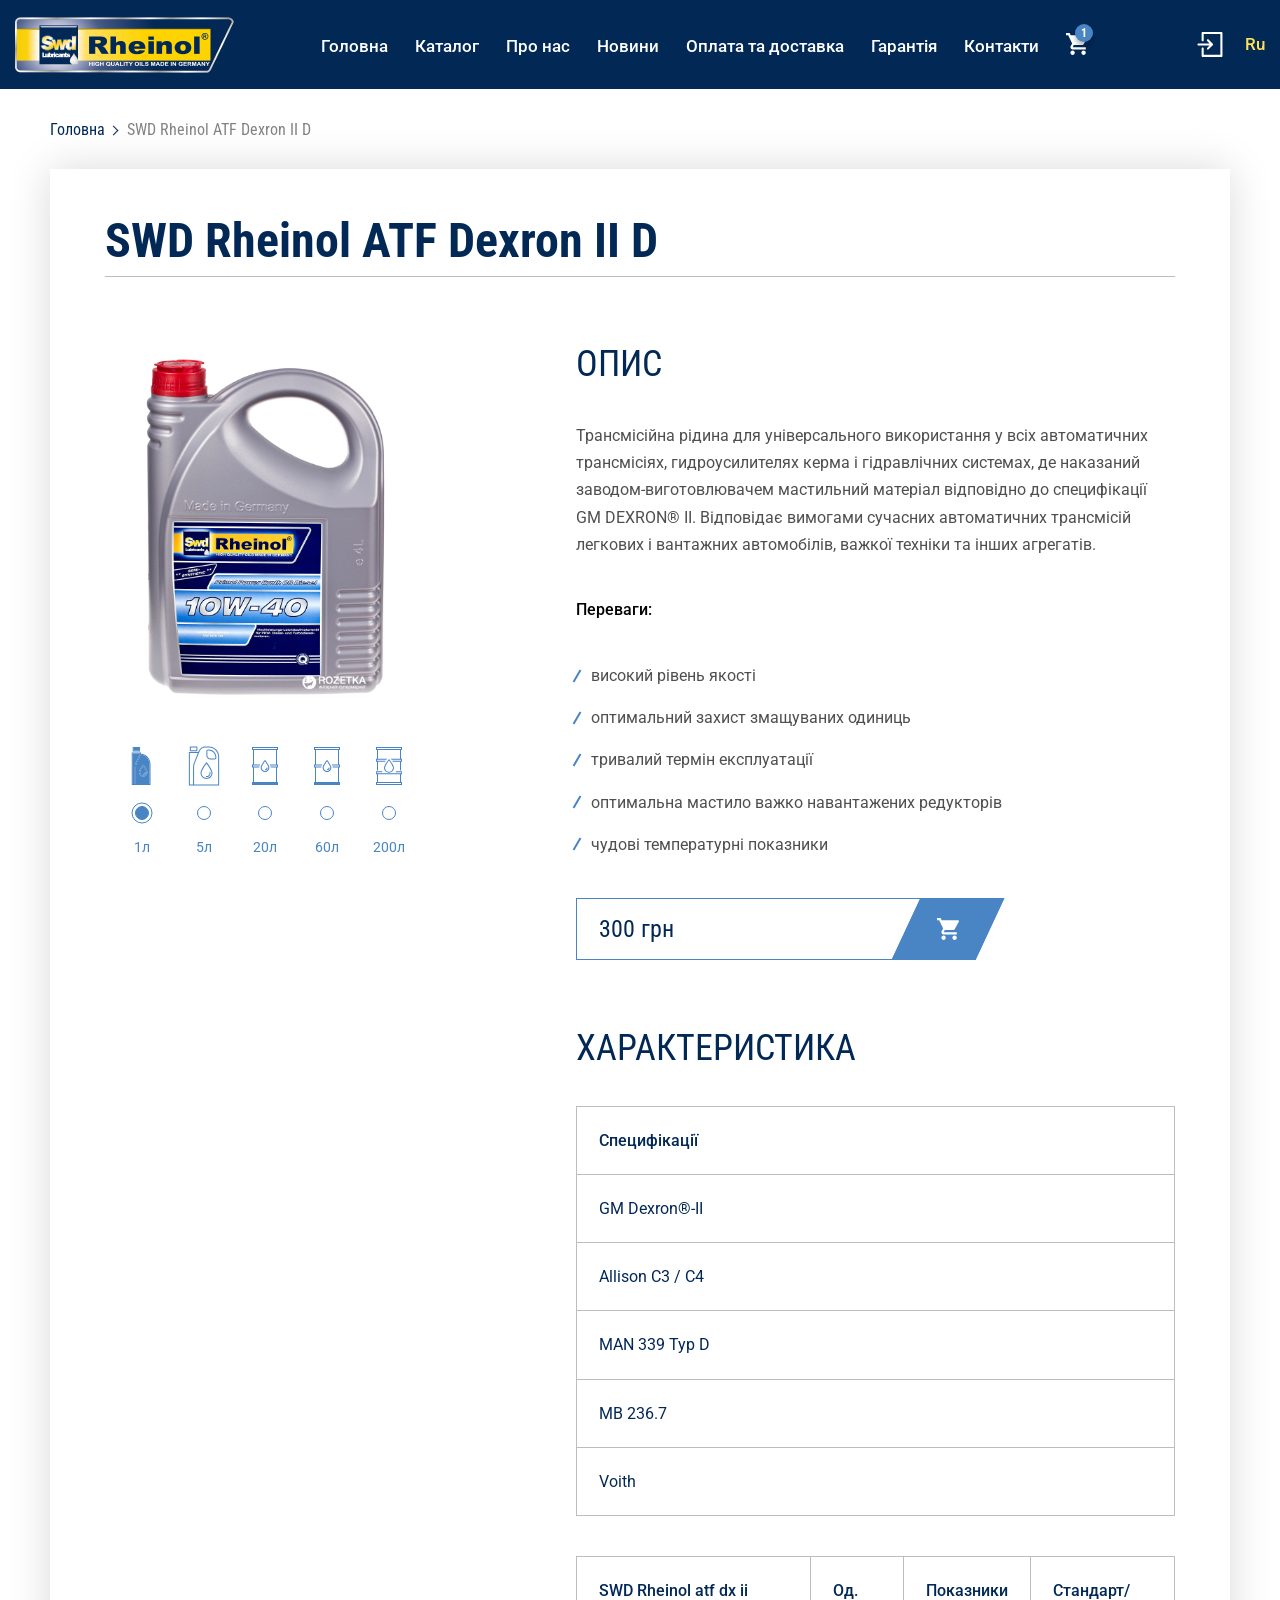
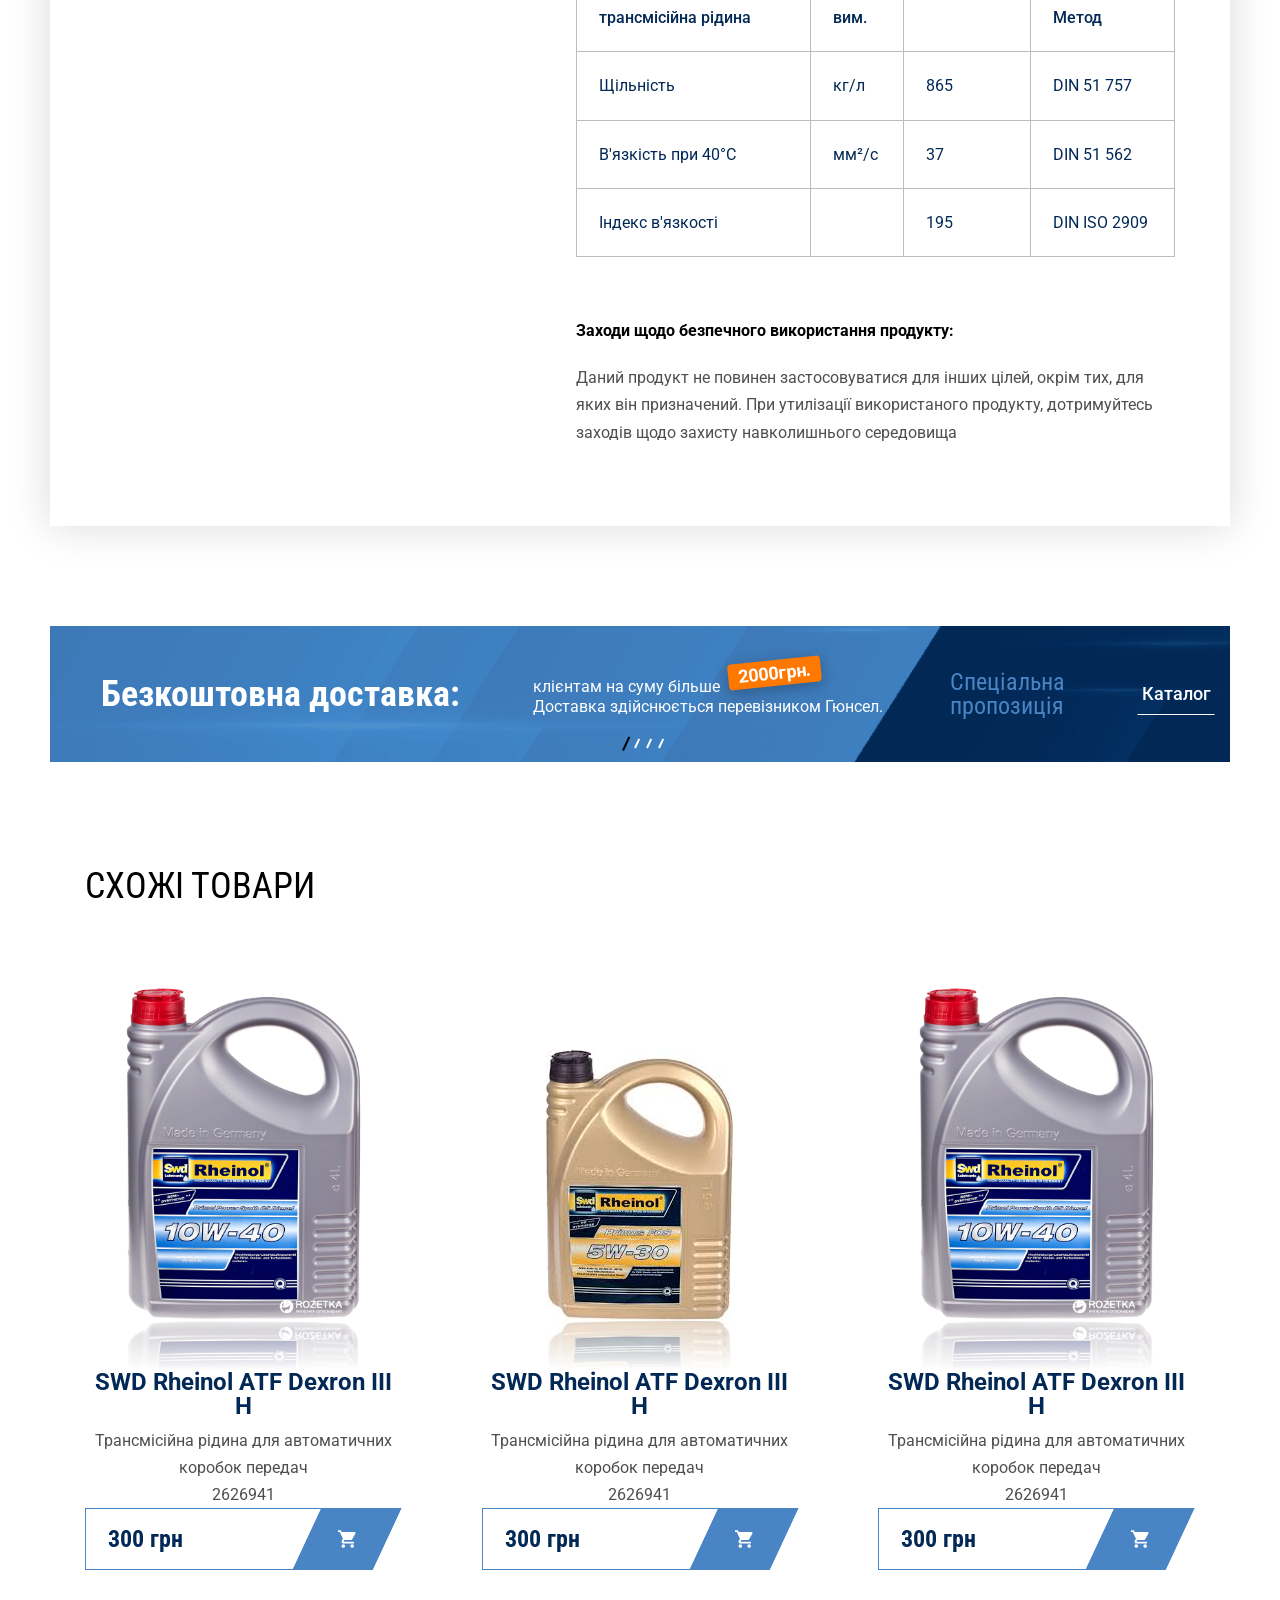
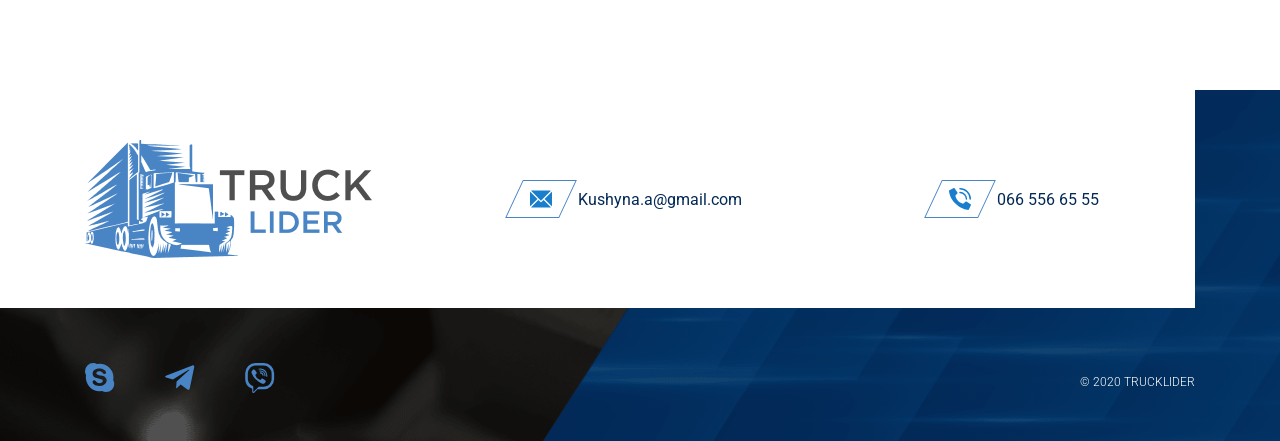
<file: product.html>
<!DOCTYPE html>
<html lang="en">

<!-- Start head -->
<head>
    <meta charset="utf-8" />
    <title>Front-end</title>

    <!-- SEO meta tags -->
    <!-- <meta property="og:url" content="url" />
        <meta property="og:type" content="website" />
        <meta property="og:title" content="title" />
        <meta property="og:description" content="description"/>
        <meta property="og:image" content="url" />
        <meta property="og:site_name" content="title" />
        <meta name="twitter:card" content=summary />
        <meta name="twitter:description" content="description"/>
        <meta name="twitter:title" content="title" /> -->
    <!--End SEO meta tags -->

    <meta http-equiv="X-UA-Compatible" content="IE=edge" />
    <meta name="viewport" content="width=device-width, initial-scale=1, maximum-scale=1" />

    <!-- Template Basic Images Start -->
    <link rel="icon" href="img/favicon2x-min.png" />
    <link rel="favicon2x" sizes="32x32" href="img/favicon2x-min.png" />
    <!-- Template Basic Images End -->

    <!-- Custom Browsers Color Start -->
    <meta name="theme-color" content="#000" />
    <!-- Custom Browsers Color End -->


    <style>
        body {
            opacity: 0;
        }

        .modal {
            opacity: 0;
        }

        .dropdown-menu {
            opacity: 0;
            visibility: hidden;
        }

        .select__list {
            visibility: hidden;
            opacity: 0;
        }

        @media screen and (max-width: 991px) {

            .header nav {
                transform: translate3d(100%, 0, 0);
                visibility: hidden;
            }

            /*header mega menu */
            .header.header-mega-menu nav {
                transform: translate3d(100%, 0, 0);
                visibility: hidden;
            }
        }
    </style>
<link href="main.css" rel="stylesheet"></head><!-- End head -->

<!-- Body Modifications -->
<!-- fixed header: header position: fixed -->

<body class="">

<!-- Start cart modal -->
<!-- Class notation: "modal-event-js" class will listen to document.dispatchEvent -->
<div id="modal-cart" class="modal ">
    <div class="modal__window">
        <span class="modal__cross modal-close-js">
            <svg><use xlink:href="#icon-x"></use></svg>
        </span>

        <div class="modal__content">
            <div class="cart">
                <div class="cart__products">
                    <div class="cart__product">
                        <a href="##" class="remove">
                            <svg>
                                <use xlink:href="#icon-x"></use>
                            </svg>
                        </a>
            
                        <div class="image">
                            <img src="img/product-1.jpg" alt="product-1">
                        </div>
            
                        <div class="info">
                            <div class="title">SWD Rheinol ATF Dexron II D <br>1л</div>
                            <div class="numbers">
                                <div class="price skew skew--more"><span>300 грн</span></div>
            
                                <div class="count">
                                    <a class="minus skew skew--more"><span>&ndash;</span></a>
                                    <div class="current skew skew--more"><span>1</span></div>
                                    <a class="plus skew skew--more"><span>+</span></a>
                                </div>
                            </div>
                        </div>
            
                        <div class="total">
                            <span class="total-title">Сума</span>
                            <span class="total-number">300 грн</span>
                        </div>
                    </div>
                    <div class="cart__product">
                        <a href="##" class="remove">
                            <svg>
                                <use xlink:href="#icon-x"></use>
                            </svg>
                        </a>
            
                        <div class="image">
                            <img src="img/product-2.jpeg" alt="product-1">
                        </div>
            
                        <div class="info">
                            <div class="title">SWD Rheinol ATF Dexron II D</div>
                            <div class="numbers">
                                <div class="price skew skew--more"><span>300 грн</span></div>
            
                                <div class="count">
                                    <a class="minus skew skew--more"><span>&ndash;</span></a>
                                    <div class="current skew skew--more"><span>50</span></div>
                                    <a class="plus skew skew--more"><span>+</span></a>
                                </div>
                            </div>
                        </div>
            
                        <div class="total">
                            <span class="total-title">Сума</span>
                            <span class="total-number">15 000 грн</span>
                        </div>
                    </div>
                </div>
            </div>
        </div>

        <div class="actions">
            <button type="button" class="btn btn--medium btn--empty modal-close-js">
                <span>Продовжити покупки</span>
            </button>
            <a href="#" class="btn btn--medium btn--lines"><span>Оформити замовлення</span></a>
        </div>
    </div>
</div>

<!-- Trigger example -->


<!-- Open without trigger example -->
<!--<script>-->
<!--	var submitBtn = document.querySelector('.checkout button');-->

<!--	submitBtn && submitBtn.addEventListener('click', function() {-->
<!--		document.dispatchEvent(new Event('modal-open#modal-id'));-->
<!--	});-->
<!--</script>-->

<!-- Open without trigger example -->
<!--<script>-->
<!--	var checkoutForm = document.querySelector('#checkout-form');-->

<!--	checkoutForm && checkoutForm.addEventListener('submit', function(event) {-->
<!--		event.preventDefault();-->
<!--		document.dispatchEvent(new Event('modal-open#modal-id'));-->
<!--	});-->
<!--</script>-->
<!-- End cart modal -->

<!-- Start site wrapper -->
<div class="site-wrapper">

    <!-- Start header -->
    <header class="header header--fill">
        <div class="container container--big">
            <div class="header__row">
                <a href="sitemap.html" class="logo">
                    <img src="img/logo.png" alt="">
                </a>
                <menu>
                    <nav style="background-image: url(img/header-bg-min.png);">
                        <ul>
                            <li>
                                <a href="#introduction">Головна</a>
                            </li>
                            <li>
                                <a href="catalog.html">Каталог</a>
                            </li>
                            <li>
                                <a href="about.html">Про нас</a>
                            </li>
                            <li>
                                <a href="news">Новини</a>
                            </li>
                            <li>
                                <a href="delivery.html">Оплата та доставка</a>
                            </li>
                            <li>
                                <a href="guarantee.html">Гарантія</a>
                            </li>
                            <li>
                                <a href="contact.html">Контакти</a>
                            </li>
    
                            <li class="goods-basket-wrap">
                                <a href="#modal-cart" class="modal-open-js">
                                    <div class="goods-basket">
                                        <svg>
                                            <use xlink:href="#icon-basket"></use>
                                        </svg>
                                        <span>1</span>
                                    </div>
                                </a>
                            </li>
    
                            <li class="header-call hide-pc">
                                <a href="tel:+380676712131">
                                    <svg>
                                        <use xlink:href="#icon-phone"></use>
                                    </svg>
                                    <span>
                                        067 671 21 31
                                    </span>
                                </a>
                            </li>
    
                            <li class=" hide-pc">
                                <div class="menu-item-has-children header-language ">
                                    <span> Ru </span>
                                    <ul class="dropdown-menu">
                                        <li><a href="#">Ua</a></li>
                                        <li><a href="##">En</a></li>
                                    </ul>
                                </div>
                            </li>
                        </ul>
                    </nav>
                </menu>
    
                <div class="header-controls">
                    <div class="goods-basket">
                        <a href="#modal-cart" class="hide-pc modal-open-js">
                            <svg>
                                <use xlink:href="#icon-basket"></use>
                            </svg>
                            <span>1</span>
                        </a>
                    </div>
                    <div class="header-login">
                        <a href="login.html" class="header-login__icon">
                            <svg>
                                <use xlink:href="#icon-header-login"></use>
                            </svg>
                        </a>
                        <a href="login.html" class="header-login__link">
                            вхід
                        </a>
                        <a href="register.html" class="header-login__link">реєстрація</a>
                    </div>
    
                    <div class="menu-item-has-children header-language">
                        <span> Ru </span>
                        <ul class="dropdown-menu">
                            <li><a href="#">Ua</a></li>
                            <li><a href="##">En</a></li>
                        </ul>
                    </div>
                    <div class="burger hidden-on-desktop">
                        <span>&nbsp;</span>
                        <span>&nbsp;</span>
                        <span>&nbsp;</span>
                    </div>
                </div>
            </div>
        </div>
    </header>    <!-- End header -->

    <!--Start page-->
    <div class="page-wrapper">
        <div class="container--fluid">
            <!-- Start breadcrumbs -->
            <ul class="breadcrumbs">
                <li><a href="/">Головна</a></li>
                <li>SWD Rheinol ATF Dexron II D</li>
            </ul>
            <!-- End breadcrumbs -->

            <!-- Start product-info -->
            <section class="section--product-info">
                <div class="container">
                    <h1 class="page-title title-border">SWD Rheinol ATF Dexron II D</h1>
            
                    <div class="single-product">
                        <div class="single-product-variation">
                            <div class="product-img">
                                <img src="img/product-1.jpg" alt="SWD Rheinol ATF Dexron III H">
                            </div>
                            <!-- Horizontal radio buttons -->
                            <div class="product-size">
                                <div class="radio-wrapper">
                                
                                    <!-- this refer to option element  -->
                                    <label class="form-group form-group--radio">
                                        <span class="form-radio">
                                            <input class="radio-js" type="radio" name="radio1" value="1л" hidden checked>
                                            <svg class="svg" width="40" height="40" viewBox="0 0 40 40" fill="none" xmlns="http://www.w3.org/2000/svg">
                                                <path class="svg-fill" d="M17.06 1.96997H11.68V4.54999H17.06V1.96997Z" fill="#4985C5" />
                                                <path class="svg-fill"
                                                    d="M18.01 8.22L13.7 16.77C13.1477 18.1992 12.8629 19.7178 12.86 21.25V38.03H10.73V7.44H18.01V8.22Z"
                                                    fill="#4985C5" />
                                                <path class="svg-fill"
                                                    d="M18.83 8.8L14.61 17.13C14.101 18.444 13.8399 19.8409 13.84 21.25V38.03H27.54V18.82C27.54 13.13 23.9 8.98 18.83 8.8ZM21.28 30.53C20.1562 30.5277 19.079 30.0803 18.2844 29.2856C17.4897 28.4909 17.0423 27.4138 17.04 26.29C17.04 24.11 20.5 19.61 20.9 19.11L21.28 18.61L21.6699 19.11C22.0599 19.61 25.5199 24.11 25.5199 26.29C25.5194 27.4143 25.0725 28.4924 24.2775 29.2875C23.4824 30.0825 22.4043 30.5294 21.28 30.53ZM18.02 26.29C18.02 27.1559 18.364 27.9864 18.9763 28.5987C19.5886 29.211 20.4191 29.555 21.285 29.555C22.1509 29.555 22.9814 29.211 23.5937 28.5987C24.206 27.9864 24.55 27.1559 24.55 26.29C24.55 24.89 22.46 21.79 21.28 20.21C20.11 21.79 18.02 24.9 18.02 26.29ZM22.75 26.67C22.7432 26.5915 22.7264 26.5142 22.7 26.44L23.63 26.15C23.6849 26.3181 23.7153 26.4932 23.72 26.67C23.7206 27.2254 23.501 27.7584 23.1092 28.1521C22.7174 28.5458 22.1854 28.768 21.63 28.77C21.5127 28.77 21.3956 28.7599 21.28 28.74L21.44 27.78C21.6002 27.8005 21.7629 27.7874 21.9178 27.7415C22.0727 27.6957 22.2163 27.618 22.3396 27.5136C22.4628 27.4092 22.5629 27.2803 22.6336 27.135C22.7043 26.9898 22.7439 26.8314 22.75 26.67Z"
                                                    fill="#4985C5" />
                                                <path
                                                    d="M18.9844 7.8468V6.46317H9.75371V39H28.5163V18.8158C28.5163 12.6273 24.5342 8.10038 18.9844 7.8468ZM10.7281 38.0256V7.43753H18.0101V8.21819L13.7035 16.7743C13.1465 18.2013 12.8612 19.7199 12.8623 21.2517V38.0256H10.7281ZM27.5419 38.0256H13.8367V21.2517C13.8357 19.841 14.0984 18.4425 14.6112 17.1283L18.8279 8.80248C23.8971 8.97614 27.5419 13.1333 27.5419 18.8158L27.5419 38.0256Z"
                                                    fill="#4985C5" />
                                                <path d="M18.0358 1H10.7024V5.525H18.0358V1ZM17.0614 4.55061H11.6767V1.97436H17.0614V4.55061Z" fill="#4985C5" />
                                                <path
                                                    d="M21.2838 18.6146L20.8998 19.1065C20.505 19.6122 17.0433 24.1096 17.0433 26.2872C17.0433 27.4118 17.4901 28.4904 18.2853 29.2856C19.0806 30.0809 20.1591 30.5276 21.2838 30.5276C22.4084 30.5276 23.487 30.0809 24.2822 29.2856C25.0775 28.4904 25.5242 27.4118 25.5242 26.2872C25.5242 24.1096 22.0626 19.6122 21.6677 19.1065L21.2838 18.6146ZM21.2838 29.5533C20.4179 29.5523 19.5877 29.2078 18.9754 28.5955C18.3631 27.9832 18.0187 27.1531 18.0177 26.2872C18.0177 24.8956 20.1096 21.7917 21.2838 20.2112C22.458 21.7912 24.5499 24.8946 24.5499 26.2872C24.5489 27.1531 24.2044 27.9832 23.5921 28.5955C22.9798 29.2078 22.1497 29.5523 21.2838 29.5533Z"
                                                    fill="#4985C5" />
                                                <path
                                                    d="M21.6273 28.7673C22.182 28.7667 22.7139 28.546 23.1061 28.1538C23.4984 27.7615 23.719 27.2297 23.7197 26.6749C23.716 26.4963 23.6854 26.3192 23.6288 26.1497L22.6982 26.438C22.7251 26.5143 22.741 26.5941 22.7453 26.6749C22.7408 26.836 22.7024 26.9944 22.6325 27.1397C22.5626 27.2849 22.4629 27.4138 22.3398 27.5179C22.2167 27.6219 22.0731 27.6989 21.9183 27.7437C21.7634 27.7884 21.6009 27.8001 21.4413 27.7777L21.2824 28.7387C21.3964 28.7577 21.5117 28.7672 21.6273 28.7673Z"
                                                    fill="#4985C5" />
                                            </svg>            <span class="radio"></span>
                                        </span>
                                
                                        <span class="label">
                                            <span class="label-text">1л</span>
                                        </span>
                                
                                    </label>
                                </div>
                                <div class="radio-wrapper">
                                
                                    <!-- this refer to option element  -->
                                    <label class="form-group form-group--radio">
                                        <span class="form-radio">
                                            <input class="radio-js" type="radio" name="radio1" value="5л" hidden >
                                            <svg class="svg" width="40" height="40" viewBox="0 0 40 40" fill="none" xmlns="http://www.w3.org/2000/svg">
                                            <path class="svg-fill" d="M12.37 1.49999H6.84998V4.14H12.37V1.49999Z" fill="#4985C5"/>
                                            <path class="svg-fill" d="M31.37 11.19V11.8C31.3694 11.8926 31.3506 11.9842 31.3146 12.0695C31.2786 12.1549 31.2262 12.2322 31.1602 12.2973C31.0943 12.3623 31.0161 12.4137 30.9303 12.4484C30.8445 12.4832 30.7526 12.5007 30.66 12.5H26.44C25.6258 12.4998 24.8451 12.1763 24.2694 11.6006C23.6937 11.0249 23.3702 10.2442 23.37 9.42999V5.19999C23.3694 5.1079 23.3871 5.01662 23.4221 4.93143C23.4571 4.84625 23.5086 4.76885 23.5738 4.70374C23.6389 4.63862 23.7163 4.58708 23.8015 4.55211C23.8866 4.51713 23.9779 4.49942 24.07 4.49999H24.67C26.4448 4.50123 28.1468 5.20615 29.4027 6.46021C30.6587 7.71427 31.3661 9.41515 31.37 11.19Z" fill="#4985C5"/>
                                            <path class="svg-fill" d="M22.51 17.67C20.82 19.92 17.53 24.75 17.53 26.91C17.53 27.5646 17.6589 28.2129 17.9095 28.8177C18.16 29.4225 18.5272 29.972 18.9901 30.4349C19.453 30.8978 20.0025 31.265 20.6073 31.5155C21.2121 31.766 21.8604 31.895 22.515 31.895C23.1696 31.895 23.8179 31.766 24.4227 31.5155C25.0275 31.265 25.577 30.8978 26.0399 30.4349C26.5028 29.972 26.87 29.4225 27.1205 28.8177C27.3711 28.2129 27.5 27.5646 27.5 26.91C27.5 24.75 24.2 19.92 22.51 17.67ZM22.51 31.07C22.2853 31.0699 22.0611 31.0498 21.84 31.01L22.01 30.03C22.1757 30.0536 22.3427 30.067 22.51 30.07C22.9106 30.0701 23.3072 29.9912 23.6773 29.838C24.0474 29.6848 24.3836 29.4601 24.6669 29.1769C24.9501 28.8936 25.1748 28.5574 25.328 28.1873C25.4813 27.8172 25.5601 27.4205 25.56 27.02C25.5528 26.7814 25.509 26.5453 25.43 26.32L26.39 26.03C26.4982 26.349 26.5556 26.6831 26.56 27.02C26.5594 28.0939 26.1325 29.1237 25.3731 29.8831C24.6137 30.6425 23.5839 31.0694 22.51 31.07ZM22.51 17.67C20.82 19.92 17.53 24.75 17.53 26.91C17.53 27.5646 17.6589 28.2129 17.9095 28.8177C18.16 29.4225 18.5272 29.972 18.9901 30.4349C19.453 30.8978 20.0025 31.265 20.6073 31.5155C21.2121 31.766 21.8604 31.895 22.515 31.895C23.1696 31.895 23.8179 31.766 24.4227 31.5155C25.0275 31.265 25.577 30.8978 26.0399 30.4349C26.5028 29.972 26.87 29.4225 27.1205 28.8177C27.3711 28.2129 27.5 27.5646 27.5 26.91C27.5 24.75 24.2 19.92 22.51 17.67ZM22.51 31.07C22.2853 31.0699 22.0611 31.0498 21.84 31.01L22.01 30.03C22.1757 30.0536 22.3427 30.067 22.51 30.07C22.9106 30.0701 23.3072 29.9912 23.6773 29.838C24.0474 29.6848 24.3836 29.4601 24.6669 29.1769C24.9501 28.8936 25.1748 28.5574 25.328 28.1873C25.4813 27.8172 25.5601 27.4205 25.56 27.02C25.5528 26.7814 25.509 26.5453 25.43 26.32L26.39 26.03C26.4982 26.349 26.5556 26.6831 26.56 27.02C26.5594 28.0939 26.1325 29.1237 25.3731 29.8831C24.6137 30.6425 23.5839 31.0694 22.51 31.07ZM25.01 1.49999H21.18C20.0024 1.49702 18.851 1.84697 17.8742 2.50469C16.8974 3.16242 16.1401 4.09774 15.7 5.18999L10.85 17.06C10.3287 18.4059 10.0609 19.8366 10.06 21.28V38.5H34.13V10.62C34.1277 8.20193 33.1661 5.88357 31.4562 4.17375C29.7464 2.46392 27.4281 1.50232 25.01 1.49999ZM22.51 32.9C20.9233 32.8968 19.4025 32.2644 18.2815 31.1414C17.1604 30.0185 16.5305 28.4967 16.53 26.91C16.53 23.74 21.89 16.83 22.12 16.54L22.51 16.04L22.91 16.54C23.14 16.83 28.5 23.74 28.5 26.91C28.4972 28.4978 27.8652 30.0197 26.7425 31.1425C25.6198 32.2652 24.0978 32.8972 22.51 32.9ZM32.37 11.8C32.3681 12.252 32.187 12.6848 31.8665 13.0035C31.5459 13.3222 31.112 13.5007 30.66 13.5H26.44C25.3609 13.499 24.3262 13.0699 23.5631 12.3069C22.8001 11.5438 22.371 10.5091 22.37 9.42999V5.19999C22.3698 4.97669 22.4137 4.75554 22.499 4.54921C22.5844 4.34287 22.7096 4.15539 22.8675 3.99749C23.0254 3.83959 23.2129 3.71438 23.4192 3.62901C23.6256 3.54365 23.8467 3.4998 24.07 3.49999H24.67C26.7103 3.50031 28.6672 4.31029 30.1108 5.75209C31.5545 7.19388 32.367 9.14965 32.37 11.19V11.8ZM17.53 26.91C17.53 27.5646 17.6589 28.2129 17.9095 28.8177C18.16 29.4225 18.5272 29.972 18.9901 30.4349C19.453 30.8978 20.0025 31.265 20.6073 31.5155C21.2121 31.766 21.8604 31.895 22.515 31.895C23.1696 31.895 23.8179 31.766 24.4227 31.5155C25.0275 31.265 25.577 30.8978 26.0399 30.4349C26.5028 29.972 26.87 29.4225 27.1205 28.8177C27.3711 28.2129 27.5 27.5646 27.5 26.91C27.5 24.75 24.2 19.92 22.51 17.67C20.82 19.92 17.53 24.75 17.53 26.91ZM25.43 26.32L26.39 26.03C26.4982 26.349 26.5556 26.6831 26.56 27.02C26.5594 28.0939 26.1325 29.1237 25.3731 29.8831C24.6137 30.6425 23.5839 31.0694 22.51 31.07C22.2853 31.0699 22.0611 31.0498 21.84 31.01L22.01 30.03C22.1757 30.0536 22.3427 30.067 22.51 30.07C22.9106 30.0701 23.3072 29.9912 23.6773 29.838C24.0474 29.6848 24.3836 29.4601 24.6669 29.1769C24.9501 28.8936 25.1748 28.5574 25.328 28.1873C25.4813 27.8172 25.5601 27.4205 25.56 27.02C25.5528 26.7814 25.509 26.5453 25.43 26.32ZM5.87 7.10999V38.5H9.06V21.28C9.05832 19.7088 9.35349 18.1515 9.93 16.69L13.83 7.10999H5.87Z" fill="#4985C5"/>
                                            <path d="M25.0127 0.499991H21.1826C19.806 0.496571 18.4599 0.905095 17.3173 1.67301C16.1748 2.44093 15.2882 3.53311 14.7715 4.80907L14.2421 6.10692H4.87207V39.5H35.1279V10.6157C35.1249 7.93386 34.0583 5.36269 32.162 3.46629C30.2657 1.56988 27.6946 0.503106 25.0127 0.499991ZM5.87207 38.5V7.10692H13.8342L9.92578 16.6894C9.35418 18.154 9.06139 19.7125 9.0625 21.2847V38.5H5.87207ZM34.1279 38.5H10.0625V21.2847C10.0613 19.8394 10.3299 18.4067 10.8545 17.0601L15.6973 5.18699C16.1393 4.09525 16.8979 3.16074 17.8755 2.50369C18.853 1.84663 20.0048 1.49707 21.1826 1.49999H25.0127C27.4294 1.50276 29.7464 2.46407 31.4552 4.17302C33.1641 5.88196 34.1253 8.19897 34.1279 10.6157V38.5Z" fill="#4985C5"/>
                                            <path d="M13.3721 0.499991H5.84521V5.14399H13.3721V0.499991ZM12.3721 4.14399H6.84521V1.49999H12.3721V4.14399Z" fill="#4985C5"/>
                                            <path d="M22.5132 16.0371L22.1192 16.542C21.8907 16.8345 16.5264 23.7427 16.5264 26.9092C16.5254 27.696 16.6795 28.4754 16.9799 29.2026C17.2803 29.9298 17.7211 30.5907 18.2772 31.1475C18.8332 31.7042 19.4935 32.1459 20.2204 32.4473C20.9472 32.7486 21.7264 32.9037 22.5132 32.9037C23.3001 32.9037 24.0792 32.7486 24.8061 32.4473C25.5329 32.1459 26.1933 31.7042 26.7493 31.1475C27.3053 30.5907 27.7461 29.9298 28.0465 29.2026C28.347 28.4754 28.5011 27.696 28.5 26.9092C28.5 23.7427 23.1358 16.8345 22.9073 16.542L22.5132 16.0371ZM22.5132 31.896C21.1911 31.8944 19.9236 31.3685 18.9887 30.4336C18.0538 29.4988 17.5279 28.2313 17.5264 26.9092C17.5264 24.7495 20.8242 19.9184 22.5132 17.6723C24.2022 19.9184 27.5 24.7495 27.5 26.9092C27.4984 28.2313 26.9725 29.4988 26.0377 30.4336C25.1028 31.3685 23.8353 31.8944 22.5132 31.896Z" fill="#4985C5"/>
                                            <path d="M22.5132 30.0669C22.3437 30.067 22.1745 30.0531 22.0073 30.0254L21.8433 31.0117C22.0647 31.0484 22.2887 31.0669 22.5132 31.0669C23.587 31.0657 24.6165 30.6386 25.3759 29.8793C26.1352 29.1199 26.5623 28.0904 26.5635 27.0166C26.555 26.6793 26.4959 26.3452 26.3882 26.0254L25.4331 26.3223C25.5099 26.5462 25.5538 26.7801 25.5635 27.0166C25.5626 27.8253 25.241 28.6007 24.6691 29.1725C24.0973 29.7444 23.3219 30.066 22.5132 30.0669Z" fill="#4985C5"/>
                                            <path d="M24.6738 3.49999H24.0674C23.6161 3.50053 23.1835 3.68004 22.8644 3.99914C22.5453 4.31824 22.3658 4.75087 22.3652 5.20214V9.42528C22.3664 10.5055 22.796 11.5412 23.5598 12.3051C24.3236 13.0689 25.3592 13.4987 26.4394 13.5H30.6631C31.1144 13.4994 31.547 13.3199 31.8661 13.0008C32.1852 12.6817 32.3647 12.2491 32.3652 11.7978V11.1914C32.363 9.1522 31.5519 7.19718 30.11 5.75524C28.6681 4.31331 26.713 3.50225 24.6738 3.49999ZM31.3652 11.7978C31.365 11.984 31.291 12.1625 31.1594 12.2941C31.0277 12.4258 30.8492 12.4998 30.6631 12.5H26.4394C25.6243 12.499 24.8429 12.1748 24.2665 11.5983C23.6902 11.0219 23.3661 10.2404 23.3652 9.42528V5.20214C23.3654 5.01598 23.4395 4.8375 23.5711 4.70587C23.7027 4.57423 23.8812 4.50019 24.0674 4.49999H24.6738C26.4479 4.50207 28.1486 5.20772 29.4031 6.46215C30.6575 7.71659 31.3632 9.41737 31.3652 11.1914V11.7978Z" fill="#4985C5"/>
                                            </svg>
                                            <span class="radio"></span>
                                        </span>
                                
                                        <span class="label">
                                            <span class="label-text">5л</span>
                                        </span>
                                
                                    </label>
                                </div>
                                <div class="radio-wrapper">
                                
                                    <!-- this refer to option element  -->
                                    <label class="form-group form-group--radio">
                                        <span class="form-radio">
                                            <input class="radio-js" type="radio" name="radio1" value="20л" hidden >
                                            <svg  class="svg" width="40" height="40" viewBox="0 0 40 40" fill="none" xmlns="http://www.w3.org/2000/svg">
                                            <path class="svg-fill" d="M32 2H8V3H32V2Z" fill="#4985C5"/>
                                            <path class="svg-fill" d="M20 15.37C18.79 16.99 16.65 20.18 16.65 21.6C16.65 22.0399 16.7366 22.4755 16.905 22.882C17.0734 23.2884 17.3201 23.6577 17.6312 23.9688C17.9423 24.2799 18.3116 24.5266 18.718 24.695C19.1245 24.8633 19.5601 24.95 20 24.95C20.4399 24.95 20.8755 24.8633 21.282 24.695C21.6884 24.5266 22.0577 24.2799 22.3688 23.9688C22.6799 23.6577 22.9266 23.2884 23.095 22.882C23.2634 22.4755 23.35 22.0399 23.35 21.6C23.35 20.18 21.21 16.99 20 15.37ZM20.35 24.15C20.2327 24.1504 20.1155 24.1403 20 24.12L20.16 23.13C20.3239 23.1539 20.491 23.1427 20.6503 23.0973C20.8096 23.0518 20.9575 22.9731 21.0841 22.8663C21.2107 22.7595 21.3133 22.6271 21.385 22.4778C21.4567 22.3284 21.4959 22.1656 21.5 22C21.4927 21.9183 21.476 21.8378 21.45 21.76L22.41 21.46C22.4652 21.6349 22.4954 21.8167 22.5 22C22.5004 22.2825 22.4451 22.5622 22.3372 22.8233C22.2293 23.0843 22.071 23.3215 21.8712 23.5212C21.6715 23.721 21.4343 23.8793 21.1733 23.9872C20.9122 24.0951 20.6325 24.1504 20.35 24.15Z" fill="#4985C5"/>
                                            <path class="svg-fill" d="M32 19.5H25.17C25.05 19.18 24.91 18.84 24.75 18.5H31V4H9V18.5H15.25C15.09 18.84 14.95 19.18 14.83 19.5H8V20.5H14.5C14.398 20.8248 14.3342 21.1604 14.31 21.5H9V36H31V21.5H25.69C25.6658 21.1604 25.602 20.8248 25.5 20.5H32V19.5ZM20 25.96C18.8455 25.9569 17.7394 25.4962 16.924 24.679C16.1086 23.8617 15.6504 22.7545 15.65 21.6C15.65 19.37 19.2 14.75 19.61 14.24L20 13.73L20.39 14.24C20.8 14.75 24.35 19.37 24.35 21.6C24.3496 22.7545 23.8914 23.8617 23.076 24.679C22.2606 25.4962 21.1545 25.9569 20 25.96Z" fill="#4985C5"/>
                                            <path d="M32 37H8V38H32V37Z" fill="#4985C5"/>
                                            <path d="M7 1V4H8V18.4984H7V21.5H8V36H7V39H33V36H32V21.5H33V18.5H32V4H33V1H7ZM32 38H8V37H32V38ZM31 18.5H24.75C24.91 18.84 25.05 19.18 25.17 19.5H32V20.5H25.5C25.602 20.8248 25.6658 21.1604 25.69 21.5H31V36H9V21.5H14.31C14.3342 21.1604 14.398 20.8248 14.5 20.5H8V19.5H14.83C14.95 19.18 15.09 18.84 15.25 18.5H9V4H31V18.5ZM32 3H8V2H32V3Z" fill="#4985C5"/>
                                            <path d="M20 25.957C21.1538 25.9557 22.2601 25.4968 23.0759 24.6809C23.8918 23.8651 24.3507 22.7588 24.352 21.605C24.352 19.3701 20.7993 14.7544 20.394 14.2354L20 13.7305L19.606 14.2353C19.2007 14.7543 15.648 19.3701 15.648 21.605C15.6493 22.7588 16.1082 23.865 16.9241 24.6809C17.7399 25.4968 18.8462 25.9557 20 25.957ZM20 15.3691C21.2051 16.9907 23.352 20.1758 23.352 21.6049C23.352 22.494 22.9988 23.3466 22.3702 23.9752C21.7416 24.6038 20.889 24.957 20 24.957C19.1109 24.957 18.2583 24.6038 17.6297 23.9752C17.0011 23.3466 16.6479 22.494 16.6479 21.6049C16.648 20.1768 18.7949 16.9912 20 15.3691Z" fill="#4985C5"/>
                                            <path d="M22.5 22.0029C22.4962 21.8196 22.4648 21.6378 22.4067 21.4639L21.4517 21.7598C21.4793 21.8381 21.4955 21.92 21.5 22.0029C21.4956 22.1684 21.4563 22.331 21.3846 22.4802C21.313 22.6294 21.2106 22.7617 21.0843 22.8686C20.9579 22.9754 20.8104 23.0544 20.6514 23.1003C20.4924 23.1461 20.3255 23.1579 20.1616 23.1348L19.9985 24.1211C20.3062 24.1724 20.6214 24.1562 20.9222 24.0734C21.2229 23.9906 21.502 23.8433 21.7401 23.6417C21.9782 23.4401 22.1695 23.1891 22.3007 22.9061C22.4319 22.6231 22.4999 22.3149 22.5 22.0029Z" fill="#4985C5"/>
                                            </svg>
                                            <span class="radio"></span>
                                        </span>
                                
                                        <span class="label">
                                            <span class="label-text">20л</span>
                                        </span>
                                
                                    </label>
                                </div>
                                <div class="radio-wrapper">
                                
                                    <!-- this refer to option element  -->
                                    <label class="form-group form-group--radio">
                                        <span class="form-radio">
                                            <input class="radio-js" type="radio" name="radio1" value="60л" hidden >
                                            <svg   class="svg" width="40" height="40" viewBox="0 0 40 40" fill="none" xmlns="http://www.w3.org/2000/svg">
                                            <path class="svg-fill" d="M32 2H8V3H32V2Z" fill="#4985C5"/>
                                            <path class="svg-fill" d="M20 15.37C18.79 16.99 16.65 20.18 16.65 21.6C16.65 22.0399 16.7366 22.4755 16.905 22.882C17.0734 23.2884 17.3201 23.6577 17.6312 23.9688C17.9423 24.2799 18.3116 24.5266 18.718 24.695C19.1245 24.8633 19.5601 24.95 20 24.95C20.4399 24.95 20.8755 24.8633 21.282 24.695C21.6884 24.5266 22.0577 24.2799 22.3688 23.9688C22.6799 23.6577 22.9266 23.2884 23.095 22.882C23.2634 22.4755 23.35 22.0399 23.35 21.6C23.35 20.18 21.21 16.99 20 15.37ZM20.35 24.15C20.2327 24.1504 20.1155 24.1403 20 24.12L20.16 23.13C20.3239 23.1539 20.491 23.1427 20.6503 23.0973C20.8096 23.0518 20.9575 22.9731 21.0841 22.8663C21.2107 22.7595 21.3133 22.6271 21.385 22.4778C21.4567 22.3284 21.4959 22.1656 21.5 22C21.4927 21.9183 21.476 21.8378 21.45 21.76L22.41 21.46C22.4652 21.6349 22.4954 21.8167 22.5 22C22.5004 22.2825 22.4451 22.5622 22.3372 22.8233C22.2293 23.0843 22.071 23.3215 21.8712 23.5212C21.6715 23.721 21.4343 23.8793 21.1733 23.9872C20.9122 24.0951 20.6325 24.1504 20.35 24.15Z" fill="#4985C5"/>
                                            <path class="svg-fill" d="M32 19.5H25.17C25.05 19.18 24.91 18.84 24.75 18.5H31V4H9V18.5H15.25C15.09 18.84 14.95 19.18 14.83 19.5H8V20.5H14.5C14.398 20.8248 14.3342 21.1604 14.31 21.5H9V36H31V21.5H25.69C25.6658 21.1604 25.602 20.8248 25.5 20.5H32V19.5ZM20 25.96C18.8455 25.9569 17.7394 25.4962 16.924 24.679C16.1086 23.8617 15.6504 22.7545 15.65 21.6C15.65 19.37 19.2 14.75 19.61 14.24L20 13.73L20.39 14.24C20.8 14.75 24.35 19.37 24.35 21.6C24.3496 22.7545 23.8914 23.8617 23.076 24.679C22.2606 25.4962 21.1545 25.9569 20 25.96Z" fill="#4985C5"/>
                                            <path d="M32 37H8V38H32V37Z" fill="#4985C5"/>
                                            <path d="M7 1V4H8V18.4984H7V21.5H8V36H7V39H33V36H32V21.5H33V18.5H32V4H33V1H7ZM32 38H8V37H32V38ZM31 18.5H24.75C24.91 18.84 25.05 19.18 25.17 19.5H32V20.5H25.5C25.602 20.8248 25.6658 21.1604 25.69 21.5H31V36H9V21.5H14.31C14.3342 21.1604 14.398 20.8248 14.5 20.5H8V19.5H14.83C14.95 19.18 15.09 18.84 15.25 18.5H9V4H31V18.5ZM32 3H8V2H32V3Z" fill="#4985C5"/>
                                            <path d="M20 25.957C21.1538 25.9557 22.2601 25.4968 23.0759 24.6809C23.8918 23.8651 24.3507 22.7588 24.352 21.605C24.352 19.3701 20.7993 14.7544 20.394 14.2354L20 13.7305L19.606 14.2353C19.2007 14.7543 15.648 19.3701 15.648 21.605C15.6493 22.7588 16.1082 23.865 16.9241 24.6809C17.7399 25.4968 18.8462 25.9557 20 25.957ZM20 15.3691C21.2051 16.9907 23.352 20.1758 23.352 21.6049C23.352 22.494 22.9988 23.3466 22.3702 23.9752C21.7416 24.6038 20.889 24.957 20 24.957C19.1109 24.957 18.2583 24.6038 17.6297 23.9752C17.0011 23.3466 16.6479 22.494 16.6479 21.6049C16.648 20.1768 18.7949 16.9912 20 15.3691Z" fill="#4985C5"/>
                                            <path d="M22.5 22.0029C22.4962 21.8196 22.4648 21.6378 22.4067 21.4639L21.4517 21.7598C21.4793 21.8381 21.4955 21.92 21.5 22.0029C21.4956 22.1684 21.4563 22.331 21.3846 22.4802C21.313 22.6294 21.2106 22.7617 21.0843 22.8686C20.9579 22.9754 20.8104 23.0544 20.6514 23.1003C20.4924 23.1461 20.3255 23.1579 20.1616 23.1348L19.9985 24.1211C20.3062 24.1724 20.6214 24.1562 20.9222 24.0734C21.2229 23.9906 21.502 23.8433 21.7401 23.6417C21.9782 23.4401 22.1695 23.1891 22.3007 22.9061C22.4319 22.6231 22.4999 22.3149 22.5 22.0029Z" fill="#4985C5"/>
                                            </svg>
                                            <span class="radio"></span>
                                        </span>
                                
                                        <span class="label">
                                            <span class="label-text">60л</span>
                                        </span>
                                
                                    </label>
                                </div>
                                <div class="radio-wrapper">
                                
                                    <!-- this refer to option element  -->
                                    <label class="form-group form-group--radio">
                                        <span class="form-radio">
                                            <input class="radio-js" type="radio" name="radio1" value="200л" hidden >
                                            <svg  class="svg" width="40" height="40" viewBox="0 0 40 40" fill="none" xmlns="http://www.w3.org/2000/svg">
                                            <path class="svg-fill" d="M20 14.52C18.62 16.38 16.05 20.16 16.05 21.85C16.05 22.8976 16.4662 23.9023 17.2069 24.6431C17.9477 25.3838 18.9524 25.8 20 25.8C21.0476 25.8 22.0523 25.3838 22.7931 24.6431C23.5338 23.9023 23.95 22.8976 23.95 21.85C23.95 20.16 21.38 16.37 20 14.52ZM20 25.32C19.8123 25.3187 19.625 25.302 19.44 25.27L19.61 24.29C19.739 24.3103 19.8694 24.3204 20 24.32C20.6308 24.3185 21.2352 24.0673 21.6812 23.6212C22.1273 23.1752 22.3785 22.5708 22.38 21.94C22.3715 21.7595 22.3379 21.5811 22.28 21.41L23.23 21.11C23.3215 21.3776 23.372 21.6574 23.38 21.94C23.3777 22.8357 23.0209 23.6941 22.3875 24.3275C21.7541 24.9609 20.8957 25.3177 20 25.32Z" fill="#4985C5"/>
                                            <path class="svg-fill" d="M9 28.33V36H31V28.33H9ZM8 2V3H32V2H8ZM32 13.67H22.59C22.3499 13.32 22.12 12.98 21.9 12.67H31V4H9V12.67H18.1C17.88 12.98 17.65 13.32 17.41 13.67H8V14.67H16.75C16.53 15 16.32 15.33 16.11 15.67H9V25.33H13.14C13.2108 25.6703 13.3078 26.0046 13.43 26.33H8V27.33H32V26.33H26.57C26.6922 26.0046 26.7892 25.6703 26.86 25.33H31V15.67H23.89C23.68 15.33 23.47 15 23.25 14.67H32V13.67ZM24.95 21.85C24.95 23.1628 24.4285 24.4219 23.5002 25.3502C22.5719 26.2785 21.3128 26.8 20 26.8C18.6872 26.8 17.4281 26.2785 16.4998 25.3502C15.5715 24.4219 15.05 23.1628 15.05 21.85C15.05 19.3 19.14 13.99 19.61 13.39L20 12.89L20.39 13.39C20.86 13.99 24.95 19.3 24.95 21.85ZM8 37V38H32V37H8ZM8 38H32V37H8V38ZM21.9 12.67H31V4H9V12.67H18.1C17.88 12.98 17.65 13.32 17.41 13.67H8V14.67H16.75C16.53 15 16.32 15.33 16.11 15.67H9V25.33H13.14C13.2108 25.6703 13.3078 26.0046 13.43 26.33H8V27.33H32V26.33H26.57C26.6922 26.0046 26.7892 25.6703 26.86 25.33H31V15.67H23.89C23.68 15.33 23.47 15 23.25 14.67H32V13.67H22.59C22.3499 13.32 22.12 12.98 21.9 12.67ZM24.95 21.85C24.95 23.1628 24.4285 24.4219 23.5002 25.3502C22.5719 26.2785 21.3128 26.8 20 26.8C18.6872 26.8 17.4281 26.2785 16.4998 25.3502C15.5715 24.4219 15.05 23.1628 15.05 21.85C15.05 19.3 19.14 13.99 19.61 13.39L20 12.89L20.39 13.39C20.86 13.99 24.95 19.3 24.95 21.85ZM8 2V3H32V2H8ZM9 28.33V36H31V28.33H9ZM8 38H32V37H8V38ZM21.9 12.67H31V4H9V12.67H18.1C17.88 12.98 17.65 13.32 17.41 13.67H8V14.67H16.75C16.53 15 16.32 15.33 16.11 15.67H9V25.33H13.14C13.2108 25.6703 13.3078 26.0046 13.43 26.33H8V27.33H32V26.33H26.57C26.6922 26.0046 26.7892 25.6703 26.86 25.33H31V15.67H23.89C23.68 15.33 23.47 15 23.25 14.67H32V13.67H22.59C22.3499 13.32 22.12 12.98 21.9 12.67ZM24.95 21.85C24.95 23.1628 24.4285 24.4219 23.5002 25.3502C22.5719 26.2785 21.3128 26.8 20 26.8C18.6872 26.8 17.4281 26.2785 16.4998 25.3502C15.5715 24.4219 15.05 23.1628 15.05 21.85C15.05 19.3 19.14 13.99 19.61 13.39L20 12.89L20.39 13.39C20.86 13.99 24.95 19.3 24.95 21.85ZM8 2V3H32V2H8ZM9 28.33V36H31V28.33H9ZM8 2V3H32V2H8ZM8 2V3H32V2H8Z" fill="#4985C5"/>
                                            <path class="svg-fill--white" d="M24.9487 21.8535C24.9487 19.2983 20.8603 13.9873 20.394 13.3901L20 12.8853L19.606 13.3901C19.1397 13.9873 15.0513 19.2983 15.0513 21.8535C15.0513 23.166 15.5727 24.4247 16.5008 25.3528C17.4288 26.2809 18.6876 26.8022 20 26.8022C21.3125 26.8022 22.5713 26.2809 23.4993 25.3528C24.4274 24.4247 24.9487 23.166 24.9487 21.8535ZM16.0513 21.8535C16.0513 20.1592 18.6162 16.375 20 14.5225C21.3838 16.3745 23.9487 20.1582 23.9487 21.8535C23.9487 22.9008 23.5327 23.9052 22.7922 24.6457C22.0516 25.3862 21.0473 25.8022 20 25.8022C18.9527 25.8022 17.9484 25.3862 17.2078 24.6457C16.4673 23.9052 16.0513 22.9008 16.0513 21.8535Z" fill="#4985C5"/>
                                            <path d="M23.3784 21.9409C23.3717 21.658 23.3224 21.3777 23.2324 21.1094L22.2773 21.4062C22.3371 21.5785 22.3711 21.7587 22.3784 21.9409C22.3778 22.2865 22.3021 22.6278 22.1564 22.9412C22.0108 23.2545 21.7987 23.5325 21.5349 23.7557C21.2711 23.9789 20.9618 24.142 20.6287 24.2338C20.2955 24.3256 19.9464 24.3438 19.6055 24.2871L19.4414 25.2734C19.9255 25.354 20.4214 25.3283 20.8946 25.198C21.3678 25.0676 21.8069 24.8359 22.1816 24.5188C22.5562 24.2017 22.8573 23.8069 23.0639 23.3617C23.2706 22.9165 23.3779 22.4317 23.3784 21.9409Z" fill="white"/>
                                            <path d="M7 1V4H8V12.6667H7V15.67H8V24.5H9V15.67H16.11C16.32 15.33 16.53 15 16.75 14.67H8V13.67H17.41C17.6501 13.32 17.88 12.98 18.1 12.67H9V4H31V12.67H21.9C22.12 12.98 22.35 13.32 22.59 13.67H32V14.67H23.25C23.47 15 23.68 15.33 23.89 15.67H31V24.5H32V15.67H33V12.67H32V4H33V1H7ZM32 3H8V2H32V3Z" fill="#4985C5"/>
                                            <path d="M13.14 25.33H7V26.33H13.43C13.3078 26.0046 13.2108 25.6703 13.14 25.33Z" fill="#4985C5"/>
                                            <path d="M26.57 26.33H33V25.33H26.86C26.7892 25.6703 26.6922 26.0046 26.57 26.33Z" fill="#4985C5"/>
                                            <path d="M32 27.33H8V26.3333H7V28.3333H8V36H7V39H33V36H32V28.3333H33V26.3333H32V27.33ZM32 38H8V37H32V38ZM9 36V28.33H31V36H9Z" fill="#4985C5"/>
                                            </svg>
                                            <span class="radio"></span>
                                        </span>
                                
                                        <span class="label">
                                            <span class="label-text">200л</span>
                                        </span>
                                
                                    </label>
                                </div>
                            </div>
                        </div>
            
                        <div class="single-product-info">
                            <div class="main-info">
                                <h2 class="title">Опис</h2>
                                <p class="description">
                                    Трансмісійна рідина для універсального використання у всіх автоматичних трансмісіях,
                                    гидроусилителях
                                    керма і гідравлічних системах, де наказаний заводом-виготовлювачем мастильний матеріал
                                    відповідно до
                                    специфікації GM DEXRON® II. Відповідає вимогами сучасних автоматичних трансмісій легкових і
                                    вантажних автомобілів, важкої техніки та інших агрегатів.
                                </p>
                                <h6 class="sub-title">Переваги:</h6>
                                <ul class="pros">
                                    <li>Високий рівень якості</li>
                                    <li>Оптимальний захист змащуваних одиниць</li>
                                    <li>Тривалий термін експлуатації</li>
                                    <li>Оптимальна мастило важко навантажених редукторів</li>
                                    <li>Чудові температурні показники</li>
                                </ul>
                                <div class="price">
                                    <span class="price-number">300 грн</span>
                                    <a href="#modal-cart" class="btn btn--icon modal-open-js">
                                        <svg>
                                            <use xlink:href="#icon-basket"></use>
                                        </svg>
                                    </a>
                                </div>
                            </div>
            
                            <div class="characteristics">
                                <h2 class="title">Характеристика</h2>
            
                                <div class="table-wrapper">
                                    <table>
                                        <thead>
                                            <tr>
                                                <th>Cпецифікації</th>
                                            </tr>
                                        </thead>
            
                                        <tbody>
                                            <tr>
                                                <td>GM Dexron®-II</td>
                                            </tr>
                                            <tr>
                                                <td>Allison C3 / C4</td>
                                            </tr>
                                            <tr>
                                                <td>MAN 339 Typ D</td>
                                            </tr>
                                            <tr>
                                                <td>MB 236.7</td>
                                            </tr>
                                            <tr>
                                                <td>Voith</td>
                                            </tr>
                                        </tbody>
                                    </table>
                                </div>
            
                                <div class="table-wrapper">
                                    <table>
                                        <thead>
                                            <tr>
                                                <th>SWD Rheinol atf dx ii трансмісійна рідина</th>
                                                <th>Од. вим.</th>
                                                <th>Показники</th>
                                                <th>Стандарт/Метод</th>
                                            </tr>
                                        </thead>
            
                                        <tbody>
                                            <tr>
                                                <td>Щільність</td>
                                                <td>кг/л</td>
                                                <td>865</td>
                                                <td>DIN 51 757</td>
                                            </tr>
                                            <tr>
                                                <td>В'язкість при 40°С</td>
                                                <td>мм²/с</td>
                                                <td>37</td>
                                                <td>DIN 51 562</td>
                                            </tr>
                                            <tr>
                                                <td>Індекс в'язкості</td>
                                                <td></td>
                                                <td>195</td>
                                                <td>DIN ISO 2909</td>
                                            </tr>
                                        </tbody>
                                    </table>
                                </div>
                            </div>
            
                            <div class="note">
                                <p><strong>Заходи щодо безпечного використання продукту:</strong></p>
                                <p>Даний продукт не повинен застосовуватися для інших цілей, окрім тих, для яких він призначений.
                                    При утилізації використаного продукту, дотримуйтесь заходів щодо захисту навколишнього
                                    середовища</p>
                            </div>
                        </div>
                    </div>
                </div>
            </section>            <!-- End product-info -->
        </div>

        <!-- Start call-to-action -->
        <section class="section--call-to-action section--dark m-100">
            <div class="container--fluid">
                <div class="cta-slider-wrap">
                    <div class="cta-slider">
            <div class="cta-slider__item">
              <div class="call-to-action" style="background-image: url('img/call-to-action-bg.png')">
                <!-- Title and description -->
                <div class="call-to-action__description">
                  <h2 class="section-title">Безкоштовна доставка:</h2>
                  <div class="special-offer">
                    клієнтам на суму більше <span class="offer">2000грн.</span><br>
                    Доставка здійснюється перевізником Гюнсел.
                  </div>
                </div>
            
                <!-- Actions -->
                <div class="call-to-action__actions">
                  <span class="special-text">Спеціальна пропозиція</span>
                  <a href="#" class="special-link special-link--desktop">Каталог</a>
                  <a href="#" class="btn btn--dark special-link--mobile"><span>Каталог</span></a>
                </div>
              </div>
            </div>    <div class="cta-slider__item">
              <div class="call-to-action" style="background-image: url('img/call-to-action-bg.png')">
                <!-- Title and description -->
                <div class="call-to-action__description">
                  <h2 class="section-title">Безкоштовна доставка:</h2>
                  <div class="special-offer">
                    клієнтам на суму більше <span class="offer">2000грн.</span><br>
                    Доставка здійснюється перевізником Гюнсел.
                  </div>
                </div>
            
                <!-- Actions -->
                <div class="call-to-action__actions">
                  <span class="special-text">Спеціальна пропозиція</span>
                  <a href="#" class="special-link special-link--desktop">Каталог</a>
                  <a href="#" class="btn btn--dark special-link--mobile"><span>Каталог</span></a>
                </div>
              </div>
            </div>    <div class="cta-slider__item">
              <div class="call-to-action" style="background-image: url('img/call-to-action-bg.png')">
                <!-- Title and description -->
                <div class="call-to-action__description">
                  <h2 class="section-title">Безкоштовна доставка:</h2>
                  <div class="special-offer">
                    клієнтам на суму більше <span class="offer">2000грн.</span><br>
                    Доставка здійснюється перевізником Гюнсел.
                  </div>
                </div>
            
                <!-- Actions -->
                <div class="call-to-action__actions">
                  <span class="special-text">Спеціальна пропозиція</span>
                  <a href="#" class="special-link special-link--desktop">Каталог</a>
                  <a href="#" class="btn btn--dark special-link--mobile"><span>Каталог</span></a>
                </div>
              </div>
            </div>    <div class="cta-slider__item">
              <div class="call-to-action" style="background-image: url('img/call-to-action-bg.png')">
                <!-- Title and description -->
                <div class="call-to-action__description">
                  <h2 class="section-title">Безкоштовна доставка:</h2>
                  <div class="special-offer">
                    клієнтам на суму більше <span class="offer">2000грн.</span><br>
                    Доставка здійснюється перевізником Гюнсел.
                  </div>
                </div>
            
                <!-- Actions -->
                <div class="call-to-action__actions">
                  <span class="special-text">Спеціальна пропозиція</span>
                  <a href="#" class="special-link special-link--desktop">Каталог</a>
                  <a href="#" class="btn btn--dark special-link--mobile"><span>Каталог</span></a>
                </div>
              </div>
            </div>            </div>
                </div>
            </div>
        </section>
        <!-- End call-to-action -->

        <!-- Start home products -->
        <section class="section--similar-products">
            <div class="container">
                <h2 class="section-title">Схожі товари</h2>
        
                <div class="products">
                    <div class="item"><div class="product ">
          <a href="###" class="product-link"></a>
          <div class="product-labels-wrap">
          </div>
          <div class="product-img">
            <img src="img/product-1.jpg" alt="SWD Rheinol ATF Dexron III H">
            <img class="mirror" src="img/product-1.jpg"
              alt="Mirror SWD Rheinol ATF Dexron III H">
          </div>
        
          <div class="product-content">
            <!-- Title and description -->
            <div class="product-info">
              <h3 class="product-title">SWD Rheinol ATF Dexron III H</h3>
              <p class="product-description">Трансмісійна рідина для автоматичних коробок передач</p>
              <span class="product-id">2626941</span>
            </div>
        
            <!-- To card and details page -->
            <div class="product-actions">
              <div class="price">
                <div class="price-number">300 грн</div>
                <a href="#modal-cart" class="btn btn--icon modal-open-js">
                  <svg>
                    <use xlink:href="#icon-basket"></use>
                  </svg>
                </a>
              </div>
            </div>
          </div>
        </div></div>
                    <div class="item"><div class="product ">
          <a href="###" class="product-link"></a>
          <div class="product-labels-wrap">
          </div>
          <div class="product-img">
            <img src="img/product-2.jpeg" alt="SWD Rheinol ATF Dexron III H">
            <img class="mirror" src="img/product-2.jpeg"
              alt="Mirror SWD Rheinol ATF Dexron III H">
          </div>
        
          <div class="product-content">
            <!-- Title and description -->
            <div class="product-info">
              <h3 class="product-title">SWD Rheinol ATF Dexron III H</h3>
              <p class="product-description">Трансмісійна рідина для автоматичних коробок передач</p>
              <span class="product-id">2626941</span>
            </div>
        
            <!-- To card and details page -->
            <div class="product-actions">
              <div class="price">
                <div class="price-number">300 грн</div>
                <a href="#modal-cart" class="btn btn--icon modal-open-js">
                  <svg>
                    <use xlink:href="#icon-basket"></use>
                  </svg>
                </a>
              </div>
            </div>
          </div>
        </div></div>
                    <div class="item"><div class="product ">
          <a href="###" class="product-link"></a>
          <div class="product-labels-wrap">
          </div>
          <div class="product-img">
            <img src="img/product-1.jpg" alt="SWD Rheinol ATF Dexron III H">
            <img class="mirror" src="img/product-1.jpg"
              alt="Mirror SWD Rheinol ATF Dexron III H">
          </div>
        
          <div class="product-content">
            <!-- Title and description -->
            <div class="product-info">
              <h3 class="product-title">SWD Rheinol ATF Dexron III H</h3>
              <p class="product-description">Трансмісійна рідина для автоматичних коробок передач</p>
              <span class="product-id">2626941</span>
            </div>
        
            <!-- To card and details page -->
            <div class="product-actions">
              <div class="price">
                <div class="price-number">300 грн</div>
                <a href="#modal-cart" class="btn btn--icon modal-open-js">
                  <svg>
                    <use xlink:href="#icon-basket"></use>
                  </svg>
                </a>
              </div>
            </div>
          </div>
        </div></div>
                </div>
            </div>
        </section>
        <!-- End home products -->
    </div>
    <!--End page-->

    <!-- Start footer -->
    <footer class="footer">
        <!-- Footer bg -->
        <div class="footer__bg" style="background-image: url('img/footer-overlay.png')"></div>
    
        <!-- Content -->
        <div class="container">
            <!-- Footer email and phone info -->
            <div class="footer__contacts ">
                <div class="img">
                    <img src="img/truck-lider-black.png"
                         srcset="img/truck-lider-black.png 1x, img/truck-lider-black@2x.png 2x"
                         alt="Truck lider">
                </div>
    
                <div class="links">
                    <div class="email">
                        <a href="mailto:kushyna.a@gmail.com" class="btn btn--empty btn--empty--hover-color btn--icon">
                            <svg>
                                <use xlink:href="#icon-mail"></use>
                            </svg>
                        </a>
                        <a href="mailto:kushyna.a@gmail.com">
                            <span>Kushyna.a@gmail.com</span>
                        </a>
                    </div>
    
                    <div class="phone">
                        <a href="tel:+380665566555" class="btn btn--empty btn--empty--hover-color btn--icon">
                            <svg>
                                <use xlink:href="#icon-phone"></use>
                            </svg>
                        </a>
                        <a href="tel:+380665566555">
                            <span>066 556 65 55</span>
                        </a>
                    </div>
                </div>
            </div>
    
            <!-- Footer bottom social icons and copyright -->
            <div class="footer__social">
                <ul class="socials">
                    <li><a href="#"><svg><use xlink:href="#icon-social-skype"></use></svg></a></li>
                    <li><a href="#"><svg><use xlink:href="#icon-social-telegram"></use></svg></a></li>
                    <li><a href="#"><svg><use xlink:href="#icon-social-vider"></use></svg></a></li>
                </ul>
                <p class="copyright">© 2020 TRUCKLIDER</p>
            </div>
        </div>
    </footer>
    <!-- End footer -->
</div>
<!-- End site wrapper -->
<script type="text/javascript" src="bundle.js"></script><script type="text/javascript" src="svgsprite.js"></script></body>

</html>
</file>
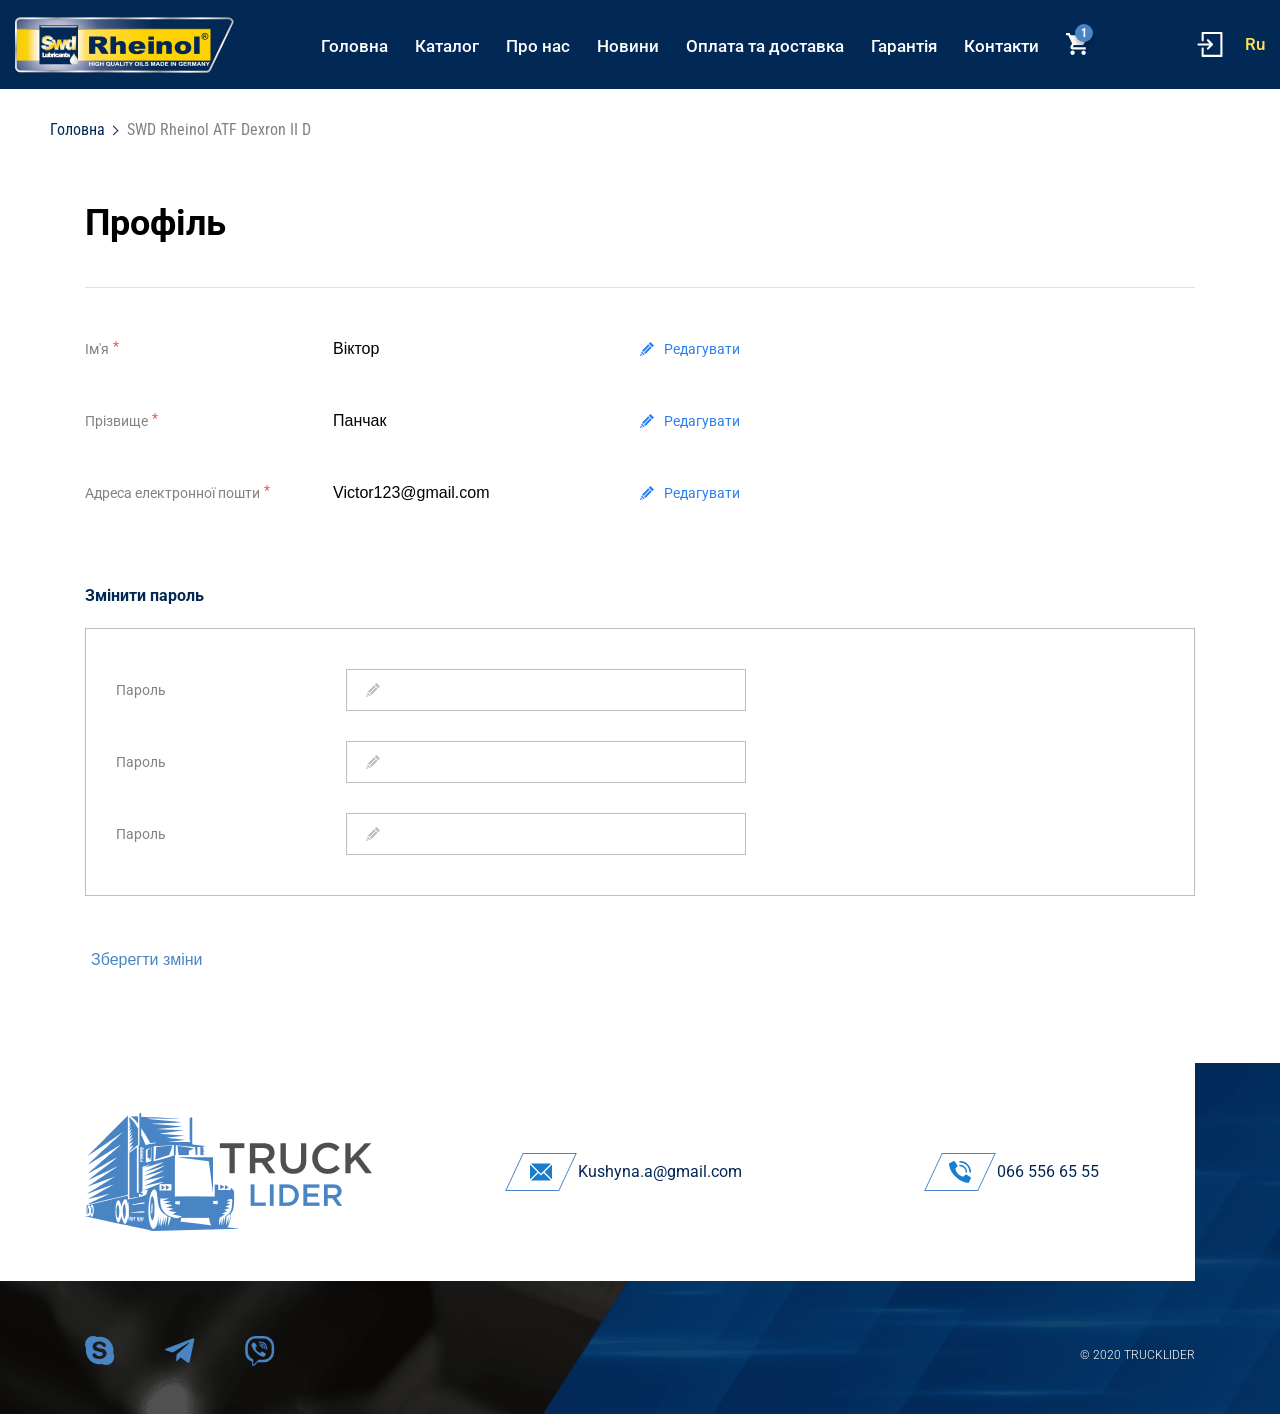
<file: profile.html>
<!DOCTYPE html>
<html lang="en">

<!-- Start head -->
<head>
    <meta charset="utf-8" />
    <title>Front-end</title>

    <!-- SEO meta tags -->
    <!-- <meta property="og:url" content="url" />
        <meta property="og:type" content="website" />
        <meta property="og:title" content="title" />
        <meta property="og:description" content="description"/>
        <meta property="og:image" content="url" />
        <meta property="og:site_name" content="title" />
        <meta name="twitter:card" content=summary />
        <meta name="twitter:description" content="description"/>
        <meta name="twitter:title" content="title" /> -->
    <!--End SEO meta tags -->

    <meta http-equiv="X-UA-Compatible" content="IE=edge" />
    <meta name="viewport" content="width=device-width, initial-scale=1, maximum-scale=1" />

    <!-- Template Basic Images Start -->
    <link rel="icon" href="img/favicon2x-min.png" />
    <link rel="favicon2x" sizes="32x32" href="img/favicon2x-min.png" />
    <!-- Template Basic Images End -->

    <!-- Custom Browsers Color Start -->
    <meta name="theme-color" content="#000" />
    <!-- Custom Browsers Color End -->


    <style>
        body {
            opacity: 0;
        }

        .modal {
            opacity: 0;
        }

        .dropdown-menu {
            opacity: 0;
            visibility: hidden;
        }

        .select__list {
            visibility: hidden;
            opacity: 0;
        }

        @media screen and (max-width: 991px) {

            .header nav {
                transform: translate3d(100%, 0, 0);
                visibility: hidden;
            }

            /*header mega menu */
            .header.header-mega-menu nav {
                transform: translate3d(100%, 0, 0);
                visibility: hidden;
            }
        }
    </style>
<link href="main.css" rel="stylesheet"></head><!-- End head -->

<!-- Body Modifications -->
<!-- fixed header: header position: fixed -->

<body class="">
    <!-- Start home modal -->
    <!-- Class notation: "modal-event-js" class will listen to document.dispatchEvent -->
    <div id="modal-cart" class="modal ">
        <div class="modal__window">
            <span class="modal__cross modal-close-js">
                <svg><use xlink:href="#icon-x"></use></svg>
            </span>
    
            <div class="modal__content">
                <div class="cart">
                    <div class="cart__products">
                        <div class="cart__product">
                            <a href="##" class="remove">
                                <svg>
                                    <use xlink:href="#icon-x"></use>
                                </svg>
                            </a>
                
                            <div class="image">
                                <img src="img/product-1.jpg" alt="product-1">
                            </div>
                
                            <div class="info">
                                <div class="title">SWD Rheinol ATF Dexron II D <br>1л</div>
                                <div class="numbers">
                                    <div class="price skew skew--more"><span>300 грн</span></div>
                
                                    <div class="count">
                                        <a class="minus skew skew--more"><span>&ndash;</span></a>
                                        <div class="current skew skew--more"><span>1</span></div>
                                        <a class="plus skew skew--more"><span>+</span></a>
                                    </div>
                                </div>
                            </div>
                
                            <div class="total">
                                <span class="total-title">Сума</span>
                                <span class="total-number">300 грн</span>
                            </div>
                        </div>
                        <div class="cart__product">
                            <a href="##" class="remove">
                                <svg>
                                    <use xlink:href="#icon-x"></use>
                                </svg>
                            </a>
                
                            <div class="image">
                                <img src="img/product-2.jpeg" alt="product-1">
                            </div>
                
                            <div class="info">
                                <div class="title">SWD Rheinol ATF Dexron II D</div>
                                <div class="numbers">
                                    <div class="price skew skew--more"><span>300 грн</span></div>
                
                                    <div class="count">
                                        <a class="minus skew skew--more"><span>&ndash;</span></a>
                                        <div class="current skew skew--more"><span>50</span></div>
                                        <a class="plus skew skew--more"><span>+</span></a>
                                    </div>
                                </div>
                            </div>
                
                            <div class="total">
                                <span class="total-title">Сума</span>
                                <span class="total-number">15 000 грн</span>
                            </div>
                        </div>
                    </div>
                </div>
            </div>
    
            <div class="actions">
                <button type="button" class="btn btn--medium btn--empty modal-close-js">
                    <span>Продовжити покупки</span>
                </button>
                <a href="#" class="btn btn--medium btn--lines"><span>Оформити замовлення</span></a>
            </div>
        </div>
    </div>
    
    <!-- Trigger example -->
    
    
    <!-- Open without trigger example -->
    <!--<script>-->
    <!--	var submitBtn = document.querySelector('.checkout button');-->
    
    <!--	submitBtn && submitBtn.addEventListener('click', function() {-->
    <!--		document.dispatchEvent(new Event('modal-open#modal-id'));-->
    <!--	});-->
    <!--</script>-->
    
    <!-- Open without trigger example -->
    <!--<script>-->
    <!--	var checkoutForm = document.querySelector('#checkout-form');-->
    
    <!--	checkoutForm && checkoutForm.addEventListener('submit', function(event) {-->
    <!--		event.preventDefault();-->
    <!--		document.dispatchEvent(new Event('modal-open#modal-id'));-->
    <!--	});-->
    <!--</script>-->
    <!-- End home modal -->

    <!-- Start site wrapper -->
    <div class="site-wrapper site-wrapper--100vh">

        <!-- Start header -->
        <header class="header  header--fill">
            <div class="container container--big">
                <div class="header__row">
                    <a href="sitemap.html" class="logo">
                        <img src="img/logo.png" alt="">
                    </a>
                    <menu>
                        <nav style="background-image: url(img/header-bg-min.png);">
                            <ul>
                                <li>
                                    <a href="#introduction">Головна</a>
                                </li>
                                <li>
                                    <a href="catalog.html">Каталог</a>
                                </li>
                                <li>
                                    <a href="about.html">Про нас</a>
                                </li>
                                <li>
                                    <a href="news">Новини</a>
                                </li>
                                <li>
                                    <a href="delivery.html">Оплата та доставка</a>
                                </li>
                                <li>
                                    <a href="guarantee.html">Гарантія</a>
                                </li>
                                <li>
                                    <a href="contact.html">Контакти</a>
                                </li>
        
                                <li class="goods-basket-wrap">
                                    <a href="#modal-cart" class="modal-open-js">
                                        <div class="goods-basket">
                                            <svg>
                                                <use xlink:href="#icon-basket"></use>
                                            </svg>
                                            <span>1</span>
                                        </div>
                                    </a>
                                </li>
        
                                <li class="header-call hide-pc">
                                    <a href="tel:+380676712131">
                                        <svg>
                                            <use xlink:href="#icon-phone"></use>
                                        </svg>
                                        <span>
                                            067 671 21 31
                                        </span>
                                    </a>
                                </li>
        
                                <li class=" hide-pc">
                                    <div class="menu-item-has-children header-language ">
                                        <span> Ru </span>
                                        <ul class="dropdown-menu">
                                            <li><a href="#">Ua</a></li>
                                            <li><a href="##">En</a></li>
                                        </ul>
                                    </div>
                                </li>
                            </ul>
                        </nav>
                    </menu>
        
                    <div class="header-controls">
                        <div class="goods-basket">
                            <a href="#modal-cart" class="hide-pc modal-open-js">
                                <svg>
                                    <use xlink:href="#icon-basket"></use>
                                </svg>
                                <span>1</span>
                            </a>
                        </div>
                        <div class="header-login">
                            <a href="login.html" class="header-login__icon">
                                <svg>
                                    <use xlink:href="#icon-header-login"></use>
                                </svg>
                            </a>
                            <a href="login.html" class="header-login__link">
                                вхід
                            </a>
                            <a href="register.html" class="header-login__link">реєстрація</a>
                        </div>
        
                        <div class="menu-item-has-children header-language">
                            <span> Ru </span>
                            <ul class="dropdown-menu">
                                <li><a href="#">Ua</a></li>
                                <li><a href="##">En</a></li>
                            </ul>
                        </div>
                        <div class="burger hidden-on-desktop">
                            <span>&nbsp;</span>
                            <span>&nbsp;</span>
                            <span>&nbsp;</span>
                        </div>
                    </div>
                </div>
            </div>
        </header>        <!-- End header -->

        <!--Start page-->
        <div class="page-wrapper">

            <!-- Start breadcrumbs -->
            <div class="container--fluid">
                <ul class="breadcrumbs">
                    <li><a href="/">Головна</a></li>
                    <li>SWD Rheinol ATF Dexron II D</li>
                </ul>
            </div>
            <!-- End breadcrumbs -->

            <div class="container">
                <div class="profile">
                    <h2 class="profile__title">
                        Профіль
                    </h2>
                    <form action="" class="form">
                        <div class="form-row">
                            <label for="input-name"
                                class="form-group form-group--horizontal form-group--required">
                                <span class="label">
                                    <span class="label-text">Ім&#x27;я </span>
                                </span>
                            </label>
                            <input id="input-name" type="text" name="name"
                                required value="Віктор" readonly>
                            <div class="input-edit js-input-edit">
                                <svg>
                                    <use xlink:href="#icon-input-edit"></use>
                                </svg>
                                Редагувати
                            </div>
                        </div>                        <div class="form-row">
                            <label for="input-last-name"
                                class="form-group form-group--horizontal form-group--required">
                                <span class="label">
                                    <span class="label-text">Прізвище </span>
                                </span>
                            </label>
                            <input id="input-last-name" type="text" name="last-name"
                                required value="Панчак" readonly>
                            <div class="input-edit js-input-edit">
                                <svg>
                                    <use xlink:href="#icon-input-edit"></use>
                                </svg>
                                Редагувати
                            </div>
                        </div>                        <div class="form-row">
                            <label for="input-email"
                                class="form-group form-group--horizontal form-group--required">
                                <span class="label">
                                    <span class="label-text">Адреса електронної пошти </span>
                                </span>
                            </label>
                            <input id="input-email" type="email" name="email"
                                required value="Victor123@gmail.com" readonly>
                            <div class="input-edit js-input-edit">
                                <svg>
                                    <use xlink:href="#icon-input-edit"></use>
                                </svg>
                                Редагувати
                            </div>
                        </div>
                        <h6>
                            Змінити пароль
                        </h6>
                        <div class="form-password-group">
                            <label class="form-group form-group--horizontal ">
                                <span class="label">
                                    <span class="label-text">Пароль </span>
                                </span>
                                <div class="input-wrap js-input-wrap">
                            
                                    <input id="input-password" type="text" name="password"
                                         value="">
                                    <svg>
                                        <use xlink:href="#icon-input-edit"></use>
                                    </svg>
                                </div>
                            </label>                            <label class="form-group form-group--horizontal ">
                                <span class="label">
                                    <span class="label-text">Пароль </span>
                                </span>
                                <div class="input-wrap js-input-wrap">
                            
                                    <input id="input-password" type="text" name="password"
                                         value="">
                                    <svg>
                                        <use xlink:href="#icon-input-edit"></use>
                                    </svg>
                                </div>
                            </label>                            <label class="form-group form-group--horizontal ">
                                <span class="label">
                                    <span class="label-text">Пароль </span>
                                </span>
                                <div class="input-wrap js-input-wrap">
                            
                                    <input id="input-password" type="text" name="password"
                                         value="">
                                    <svg>
                                        <use xlink:href="#icon-input-edit"></use>
                                    </svg>
                                </div>
                            </label>                        </div>

                        <button type="submit">Зберегти зміни</button>
                    </form>
                </div>
            </div>

        </div>
        <!--End page-->

        <!-- Start footer -->
        <footer class="footer">
            <!-- Footer bg -->
            <div class="footer__bg" style="background-image: url('img/footer-overlay.png')"></div>
        
            <!-- Content -->
            <div class="container">
                <!-- Footer email and phone info -->
                <div class="footer__contacts ">
                    <div class="img">
                        <img src="img/truck-lider-black.png"
                             srcset="img/truck-lider-black.png 1x, img/truck-lider-black@2x.png 2x"
                             alt="Truck lider">
                    </div>
        
                    <div class="links">
                        <div class="email">
                            <a href="mailto:kushyna.a@gmail.com" class="btn btn--empty btn--empty--hover-color btn--icon">
                                <svg>
                                    <use xlink:href="#icon-mail"></use>
                                </svg>
                            </a>
                            <a href="mailto:kushyna.a@gmail.com">
                                <span>Kushyna.a@gmail.com</span>
                            </a>
                        </div>
        
                        <div class="phone">
                            <a href="tel:+380665566555" class="btn btn--empty btn--empty--hover-color btn--icon">
                                <svg>
                                    <use xlink:href="#icon-phone"></use>
                                </svg>
                            </a>
                            <a href="tel:+380665566555">
                                <span>066 556 65 55</span>
                            </a>
                        </div>
                    </div>
                </div>
        
                <!-- Footer bottom social icons and copyright -->
                <div class="footer__social">
                    <ul class="socials">
                        <li><a href="#"><svg><use xlink:href="#icon-social-skype"></use></svg></a></li>
                        <li><a href="#"><svg><use xlink:href="#icon-social-telegram"></use></svg></a></li>
                        <li><a href="#"><svg><use xlink:href="#icon-social-vider"></use></svg></a></li>
                    </ul>
                    <p class="copyright">© 2020 TRUCKLIDER</p>
                </div>
            </div>
        </footer>
        <!-- End footer -->

    </div>
    <!-- End site wrapper -->
<script type="text/javascript" src="bundle.js"></script><script type="text/javascript" src="svgsprite.js"></script></body>

</html>
</file>
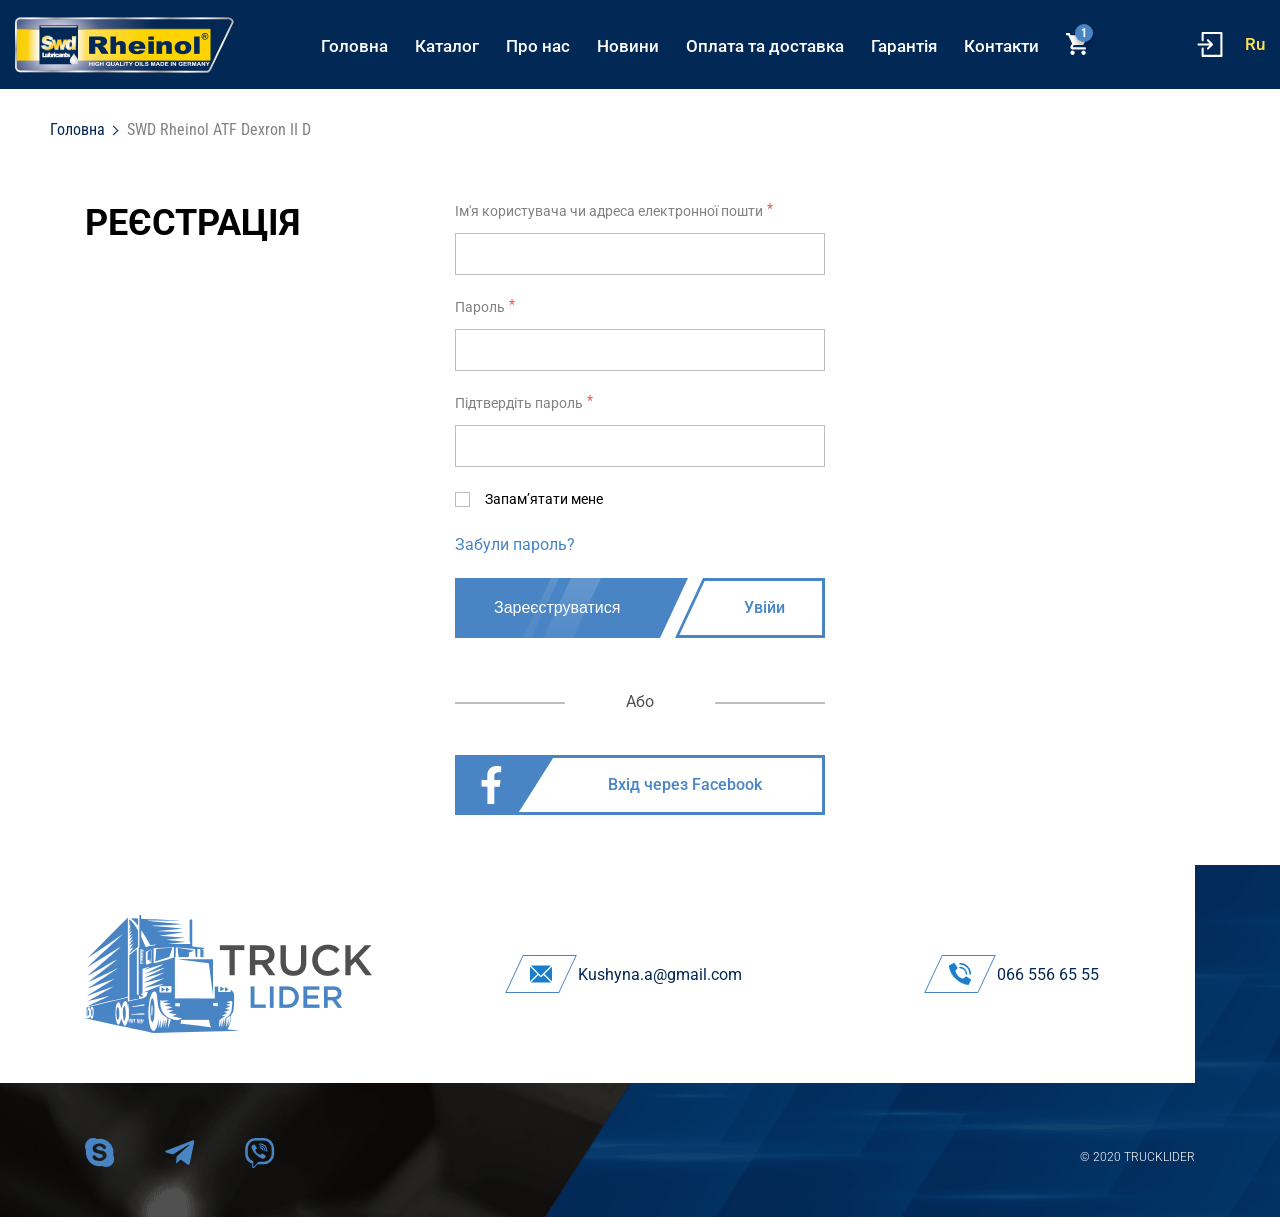
<file: register.html>
<!DOCTYPE html>
<html lang="en">

<!-- Start head -->
<head>
    <meta charset="utf-8" />
    <title>Front-end</title>

    <!-- SEO meta tags -->
    <!-- <meta property="og:url" content="url" />
        <meta property="og:type" content="website" />
        <meta property="og:title" content="title" />
        <meta property="og:description" content="description"/>
        <meta property="og:image" content="url" />
        <meta property="og:site_name" content="title" />
        <meta name="twitter:card" content=summary />
        <meta name="twitter:description" content="description"/>
        <meta name="twitter:title" content="title" /> -->
    <!--End SEO meta tags -->

    <meta http-equiv="X-UA-Compatible" content="IE=edge" />
    <meta name="viewport" content="width=device-width, initial-scale=1, maximum-scale=1" />

    <!-- Template Basic Images Start -->
    <link rel="icon" href="img/favicon2x-min.png" />
    <link rel="favicon2x" sizes="32x32" href="img/favicon2x-min.png" />
    <!-- Template Basic Images End -->

    <!-- Custom Browsers Color Start -->
    <meta name="theme-color" content="#000" />
    <!-- Custom Browsers Color End -->


    <style>
        body {
            opacity: 0;
        }

        .modal {
            opacity: 0;
        }

        .dropdown-menu {
            opacity: 0;
            visibility: hidden;
        }

        .select__list {
            visibility: hidden;
            opacity: 0;
        }

        @media screen and (max-width: 991px) {

            .header nav {
                transform: translate3d(100%, 0, 0);
                visibility: hidden;
            }

            /*header mega menu */
            .header.header-mega-menu nav {
                transform: translate3d(100%, 0, 0);
                visibility: hidden;
            }
        }
    </style>
<link href="main.css" rel="stylesheet"></head><!-- End head -->

<!-- Body Modifications -->
<!-- fixed header: header position: fixed -->

<body class="">
    <!-- Start home modal -->
    <!-- Class notation: "modal-event-js" class will listen to document.dispatchEvent -->
    <div id="modal-cart" class="modal ">
        <div class="modal__window">
            <span class="modal__cross modal-close-js">
                <svg><use xlink:href="#icon-x"></use></svg>
            </span>
    
            <div class="modal__content">
                <div class="cart">
                    <div class="cart__products">
                        <div class="cart__product">
                            <a href="##" class="remove">
                                <svg>
                                    <use xlink:href="#icon-x"></use>
                                </svg>
                            </a>
                
                            <div class="image">
                                <img src="img/product-1.jpg" alt="product-1">
                            </div>
                
                            <div class="info">
                                <div class="title">SWD Rheinol ATF Dexron II D <br>1л</div>
                                <div class="numbers">
                                    <div class="price skew skew--more"><span>300 грн</span></div>
                
                                    <div class="count">
                                        <a class="minus skew skew--more"><span>&ndash;</span></a>
                                        <div class="current skew skew--more"><span>1</span></div>
                                        <a class="plus skew skew--more"><span>+</span></a>
                                    </div>
                                </div>
                            </div>
                
                            <div class="total">
                                <span class="total-title">Сума</span>
                                <span class="total-number">300 грн</span>
                            </div>
                        </div>
                        <div class="cart__product">
                            <a href="##" class="remove">
                                <svg>
                                    <use xlink:href="#icon-x"></use>
                                </svg>
                            </a>
                
                            <div class="image">
                                <img src="img/product-2.jpeg" alt="product-1">
                            </div>
                
                            <div class="info">
                                <div class="title">SWD Rheinol ATF Dexron II D</div>
                                <div class="numbers">
                                    <div class="price skew skew--more"><span>300 грн</span></div>
                
                                    <div class="count">
                                        <a class="minus skew skew--more"><span>&ndash;</span></a>
                                        <div class="current skew skew--more"><span>50</span></div>
                                        <a class="plus skew skew--more"><span>+</span></a>
                                    </div>
                                </div>
                            </div>
                
                            <div class="total">
                                <span class="total-title">Сума</span>
                                <span class="total-number">15 000 грн</span>
                            </div>
                        </div>
                    </div>
                </div>
            </div>
    
            <div class="actions">
                <button type="button" class="btn btn--medium btn--empty modal-close-js">
                    <span>Продовжити покупки</span>
                </button>
                <a href="#" class="btn btn--medium btn--lines"><span>Оформити замовлення</span></a>
            </div>
        </div>
    </div>
    
    <!-- Trigger example -->
    
    
    <!-- Open without trigger example -->
    <!--<script>-->
    <!--	var submitBtn = document.querySelector('.checkout button');-->
    
    <!--	submitBtn && submitBtn.addEventListener('click', function() {-->
    <!--		document.dispatchEvent(new Event('modal-open#modal-id'));-->
    <!--	});-->
    <!--</script>-->
    
    <!-- Open without trigger example -->
    <!--<script>-->
    <!--	var checkoutForm = document.querySelector('#checkout-form');-->
    
    <!--	checkoutForm && checkoutForm.addEventListener('submit', function(event) {-->
    <!--		event.preventDefault();-->
    <!--		document.dispatchEvent(new Event('modal-open#modal-id'));-->
    <!--	});-->
    <!--</script>-->
    <!-- End home modal -->

    <!-- Start site wrapper -->
    <div class="site-wrapper site-wrapper--100vh">

        <!-- Start header -->
        <header class="header  header--fill">
            <div class="container container--big">
                <div class="header__row">
                    <a href="sitemap.html" class="logo">
                        <img src="img/logo.png" alt="">
                    </a>
                    <menu>
                        <nav style="background-image: url(img/header-bg-min.png);">
                            <ul>
                                <li>
                                    <a href="#introduction">Головна</a>
                                </li>
                                <li>
                                    <a href="catalog.html">Каталог</a>
                                </li>
                                <li>
                                    <a href="about.html">Про нас</a>
                                </li>
                                <li>
                                    <a href="news">Новини</a>
                                </li>
                                <li>
                                    <a href="delivery.html">Оплата та доставка</a>
                                </li>
                                <li>
                                    <a href="guarantee.html">Гарантія</a>
                                </li>
                                <li>
                                    <a href="contact.html">Контакти</a>
                                </li>
        
                                <li class="goods-basket-wrap">
                                    <a href="#modal-cart" class="modal-open-js">
                                        <div class="goods-basket">
                                            <svg>
                                                <use xlink:href="#icon-basket"></use>
                                            </svg>
                                            <span>1</span>
                                        </div>
                                    </a>
                                </li>
        
                                <li class="header-call hide-pc">
                                    <a href="tel:+380676712131">
                                        <svg>
                                            <use xlink:href="#icon-phone"></use>
                                        </svg>
                                        <span>
                                            067 671 21 31
                                        </span>
                                    </a>
                                </li>
        
                                <li class=" hide-pc">
                                    <div class="menu-item-has-children header-language ">
                                        <span> Ru </span>
                                        <ul class="dropdown-menu">
                                            <li><a href="#">Ua</a></li>
                                            <li><a href="##">En</a></li>
                                        </ul>
                                    </div>
                                </li>
                            </ul>
                        </nav>
                    </menu>
        
                    <div class="header-controls">
                        <div class="goods-basket">
                            <a href="#modal-cart" class="hide-pc modal-open-js">
                                <svg>
                                    <use xlink:href="#icon-basket"></use>
                                </svg>
                                <span>1</span>
                            </a>
                        </div>
                        <div class="header-login">
                            <a href="login.html" class="header-login__icon">
                                <svg>
                                    <use xlink:href="#icon-header-login"></use>
                                </svg>
                            </a>
                            <a href="login.html" class="header-login__link">
                                вхід
                            </a>
                            <a href="register.html" class="header-login__link">реєстрація</a>
                        </div>
        
                        <div class="menu-item-has-children header-language">
                            <span> Ru </span>
                            <ul class="dropdown-menu">
                                <li><a href="#">Ua</a></li>
                                <li><a href="##">En</a></li>
                            </ul>
                        </div>
                        <div class="burger hidden-on-desktop">
                            <span>&nbsp;</span>
                            <span>&nbsp;</span>
                            <span>&nbsp;</span>
                        </div>
                    </div>
                </div>
            </div>
        </header>        <!-- End header -->

        <!--Start page-->
        <div class="page-wrapper">

            <!-- Start breadcrumbs -->
            <div class="container--fluid">
                <ul class="breadcrumbs">
                    <li><a href="/">Головна</a></li>
                    <li>SWD Rheinol ATF Dexron II D</li>
                </ul>
            </div>
            <!-- End breadcrumbs -->

            <div class="container">
                <div class="register">
                    <h2 class="register__title title">
                        Реєстрація
                    </h2>
                    <div class="register__form">
                        <form action="" class="form">

                            <!-- Required input -->
                            <label class="form-group  form-group--required">
                                <span class="label">
                                    <span class="label-text">Ім&#x27;я користувача чи адреса електронної пошти </span>
                                </span>
                                <input id="input-input1" type="text" name="input1" required>
                            </label>
                            <!-- Required input -->
                            <label class="form-group  form-group--required">
                                <span class="label">
                                    <span class="label-text">Пароль </span>
                                </span>
                                <input id="input-input1" type="password" name="input1" required>
                            </label>
                            <!-- Required input -->
                            <label class="form-group  form-group--required">
                                <span class="label">
                                    <span class="label-text">Підтвердіть пароль </span>
                                </span>
                                <input id="input-input1" type="password" name="input1" required>
                            </label>

                            <!-- Checkbox -->
                            <label class="form-group form-group--checkbox ">
                                <span class="form-checkbox">
                                    <input class="checkbox-js"
                                           type="checkbox"
                                           name="checkbox1"
                                           value=""
                                           hidden
                                        
                                        
                                    >
                                    <span class="checkbox"></span>
                                </span>
                            
                                <span class="label">
                                    <span class="label-text">Запам’ятати мене </span>
                                </span>
                            </label>
                            <div class="form-group">
                                <a href="forgot-password.html">Забули пароль?</a>
                            </div>

                            <div class="form-action">
                                <button type="submit" class="btn btn--lines">
                                    <span>Зареєструватися</span>
                                </button>
                                <a class="btn btn--empty"><span>Увійи</span> <span class="btn-fix"></span></a>
                            </div>
                        </form>

                        <div class="hr-title">
                            <span> Або</span>
                        </div>

                        <div class="form-link">
                            <a href="#"><svg width="100" height="60" viewBox="0 0 100 60" fill="none" xmlns="http://www.w3.org/2000/svg">
<path d="M0 0H100L62 60H0V0Z" fill="#4985C5"/>
<path d="M46.2217 11.4245V17.312C46.2217 17.312 39.3243 16.3309 39.3243 20.6917V25.0526H45.5542L44.7757 31.7029H39.3243V49.0376H32.4269V31.7029L26.5306 31.5938V25.0526H32.3156V20.0375C32.3156 20.0375 31.9338 12.577 39.4357 11.2067C42.5508 10.6374 46.2217 11.4245 46.2217 11.4245V11.4245Z" fill="white"/>
</svg>
Вхід через Facebook</a>
                        </div>
                    </div>
                </div>
            </div>

        </div>
        <!--End page-->

        <!-- Start footer -->
        <footer class="footer">
            <!-- Footer bg -->
            <div class="footer__bg" style="background-image: url('img/footer-overlay.png')"></div>
        
            <!-- Content -->
            <div class="container">
                <!-- Footer email and phone info -->
                <div class="footer__contacts ">
                    <div class="img">
                        <img src="img/truck-lider-black.png"
                             srcset="img/truck-lider-black.png 1x, img/truck-lider-black@2x.png 2x"
                             alt="Truck lider">
                    </div>
        
                    <div class="links">
                        <div class="email">
                            <a href="mailto:kushyna.a@gmail.com" class="btn btn--empty btn--empty--hover-color btn--icon">
                                <svg>
                                    <use xlink:href="#icon-mail"></use>
                                </svg>
                            </a>
                            <a href="mailto:kushyna.a@gmail.com">
                                <span>Kushyna.a@gmail.com</span>
                            </a>
                        </div>
        
                        <div class="phone">
                            <a href="tel:+380665566555" class="btn btn--empty btn--empty--hover-color btn--icon">
                                <svg>
                                    <use xlink:href="#icon-phone"></use>
                                </svg>
                            </a>
                            <a href="tel:+380665566555">
                                <span>066 556 65 55</span>
                            </a>
                        </div>
                    </div>
                </div>
        
                <!-- Footer bottom social icons and copyright -->
                <div class="footer__social">
                    <ul class="socials">
                        <li><a href="#"><svg><use xlink:href="#icon-social-skype"></use></svg></a></li>
                        <li><a href="#"><svg><use xlink:href="#icon-social-telegram"></use></svg></a></li>
                        <li><a href="#"><svg><use xlink:href="#icon-social-vider"></use></svg></a></li>
                    </ul>
                    <p class="copyright">© 2020 TRUCKLIDER</p>
                </div>
            </div>
        </footer>
        <!-- End footer -->

    </div>
    <!-- End site wrapper -->
<script type="text/javascript" src="bundle.js"></script><script type="text/javascript" src="svgsprite.js"></script></body>

</html>
</file>
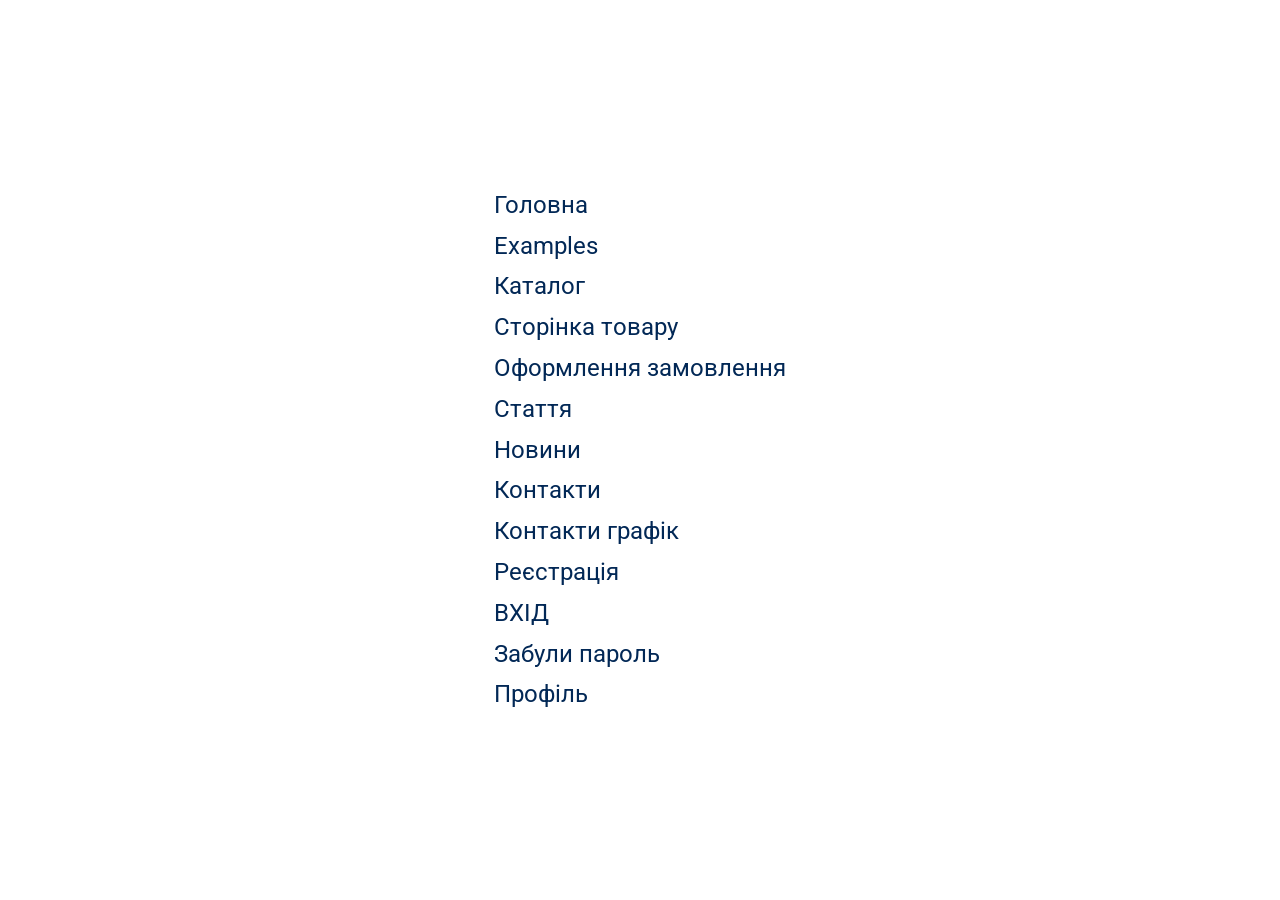
<file: sitemap.html>
<!DOCTYPE html>
<html lang="en">

<head>
    <meta charset="UTF-8">
    <meta name="viewport" content="width=device-width, initial-scale=1.0">
    <title>Sitemap</title>
    <style>
        body {
            display: flex;
            justify-content: center;
            align-items: center;
        }

        body a {
            font-size: 24px;
        }
    </style>
<link href="main.css" rel="stylesheet"></head>

<body>
<ul>
    <li><a href="index.html"> Головна</a></li>
    <li><a href="example.html">Examples</a></li>
    <li><a href="catalog.html"> Каталог</a></li>
    <li><a href="product.html">Сторінка товару</a></li>
    <li><a href="checkout.html">Оформлення замовлення</a></li>
    <li><a href="article.html"> Стаття</a></li>
    <li><a href="news.html"> Новини</a></li>
    <li><a href="contact.html"> Контакти</a></li>
    <li><a href="contact-single.html"> Контакти графік</a></li>
    <li><a href="register.html"> Реєстрація</a></li>
    <li><a href="login.html"> ВХІД</a></li>
    <li><a href="forgot-password.html">Забули пароль</a></li>
    <li><a href="profile.html"> Профіль</a></li>
</ul>
<script type="text/javascript" src="bundle.js"></script><script type="text/javascript" src="svgsprite.js"></script></body>

</html>
</file>
<file: main.css>
@import url(https://fonts.googleapis.com/css2?family=Roboto:ital,wght@0,300;0,400;0,500;0,700;1,400&display=swap);
@import url(https://fonts.googleapis.com/css2?family=Roboto+Condensed:ital,wght@0,400;0,700;1,400&display=swap);
html,body,div,span,applet,object,iframe,h1,h2,h3,h4,h5,h6,p,blockquote,pre,a,abbr,acronym,address,big,cite,code,del,dfn,em,img,ins,kbd,q,s,samp,small,strike,strong,sub,sup,tt,var,b,u,i,center,dl,dt,dd,ol,ul,li,fieldset,form,label,legend,table,caption,tbody,tfoot,thead,tr,th,td,article,aside,canvas,details,embed,figure,figcaption,footer,header,hgroup,menu,nav,output,ruby,section,summary,time,mark,audio,video{margin:0;padding:0;border:0;font-size:100%;vertical-align:baseline}:focus{outline:0}article,aside,details,figcaption,figure,footer,header,hgroup,menu,nav,section{display:block}body{line-height:1}ol,ul{list-style:none}blockquote,q{quotes:none}blockquote:before,blockquote:after,q:before,q:after{content:''}table{border-collapse:collapse;border-spacing:0}input[type=search]::-webkit-search-cancel-button,input[type=search]::-webkit-search-decoration,input[type=search]::-webkit-search-results-button,input[type=search]::-webkit-search-results-decoration{-webkit-appearance:none;-moz-appearance:none}input[type=search]{-webkit-appearance:none;-moz-appearance:none;-webkit-box-sizing:content-box;box-sizing:content-box}textarea{overflow:auto;vertical-align:top;resize:vertical}audio,canvas,video{display:inline-block;*display:inline;*zoom:1;max-width:100%}audio:not([controls]){display:none;height:0}[hidden]{display:none}html{font-size:100%;-webkit-text-size-adjust:100%;-ms-text-size-adjust:100%}a:focus{outline:thin dotted}a:active,a:hover{outline:0}img{border:0;-ms-interpolation-mode:bicubic}figure{margin:0}form{margin:0}fieldset{border:1px solid #c0c0c0;margin:0 2px;padding:0.35em 0.625em 0.75em}legend{border:0;padding:0;white-space:normal;*margin-left:-7px}button,input,select,textarea{font-size:100%;margin:0;vertical-align:baseline;*vertical-align:middle}button,input{line-height:normal}button,select{text-transform:none}button,html input[type="button"],input[type="reset"],input[type="submit"]{-webkit-appearance:button;cursor:pointer;*overflow:visible}button[disabled],html input[disabled]{cursor:default}input[type="checkbox"],input[type="radio"]{-webkit-box-sizing:border-box;box-sizing:border-box;padding:0;*height:13px;*width:13px}input[type=search]{-webkit-appearance:textfield;-webkit-box-sizing:content-box;box-sizing:content-box}input[type="search"]::-webkit-search-cancel-button,input[type="search"]::-webkit-search-decoration{-webkit-appearance:none}button::-moz-focus-inner,input::-moz-focus-inner{border:0;padding:0}textarea{overflow:auto;vertical-align:top}table{border-collapse:collapse;border-spacing:0}html,button,input,select,textarea{color:#222}::-moz-selection{background:#b3d4fc;text-shadow:none}::selection{background:#b3d4fc;text-shadow:none}img{vertical-align:middle}fieldset{border:0;margin:0;padding:0}textarea{resize:vertical}.chromeframe{margin:0.2em 0;background:#ccc;color:#000;padding:0.2em 0}/*!
 * animate.css -http://daneden.me/animate
 * Version - 3.7.0
 * Licensed under the MIT license - http://opensource.org/licenses/MIT
 *
 * Copyright (c) 2018 Daniel Eden
 */@-webkit-keyframes bounce{from,20%,53%,80%,to{-webkit-animation-timing-function:cubic-bezier(0.215, 0.61, 0.355, 1);animation-timing-function:cubic-bezier(0.215, 0.61, 0.355, 1);-webkit-transform:translate3d(0, 0, 0);transform:translate3d(0, 0, 0)}40%,43%{-webkit-animation-timing-function:cubic-bezier(0.755, 0.05, 0.855, 0.06);animation-timing-function:cubic-bezier(0.755, 0.05, 0.855, 0.06);-webkit-transform:translate3d(0, -30px, 0);transform:translate3d(0, -30px, 0)}70%{-webkit-animation-timing-function:cubic-bezier(0.755, 0.05, 0.855, 0.06);animation-timing-function:cubic-bezier(0.755, 0.05, 0.855, 0.06);-webkit-transform:translate3d(0, -15px, 0);transform:translate3d(0, -15px, 0)}90%{-webkit-transform:translate3d(0, -4px, 0);transform:translate3d(0, -4px, 0)}}@keyframes bounce{from,20%,53%,80%,to{-webkit-animation-timing-function:cubic-bezier(0.215, 0.61, 0.355, 1);animation-timing-function:cubic-bezier(0.215, 0.61, 0.355, 1);-webkit-transform:translate3d(0, 0, 0);transform:translate3d(0, 0, 0)}40%,43%{-webkit-animation-timing-function:cubic-bezier(0.755, 0.05, 0.855, 0.06);animation-timing-function:cubic-bezier(0.755, 0.05, 0.855, 0.06);-webkit-transform:translate3d(0, -30px, 0);transform:translate3d(0, -30px, 0)}70%{-webkit-animation-timing-function:cubic-bezier(0.755, 0.05, 0.855, 0.06);animation-timing-function:cubic-bezier(0.755, 0.05, 0.855, 0.06);-webkit-transform:translate3d(0, -15px, 0);transform:translate3d(0, -15px, 0)}90%{-webkit-transform:translate3d(0, -4px, 0);transform:translate3d(0, -4px, 0)}}.bounce{-webkit-animation-name:bounce;animation-name:bounce;-webkit-transform-origin:center bottom;transform-origin:center bottom}@-webkit-keyframes flash{from,50%,to{opacity:1}25%,75%{opacity:0}}@keyframes flash{from,50%,to{opacity:1}25%,75%{opacity:0}}.flash{-webkit-animation-name:flash;animation-name:flash}@-webkit-keyframes pulse{from{-webkit-transform:scale3d(1, 1, 1);transform:scale3d(1, 1, 1)}50%{-webkit-transform:scale3d(1.05, 1.05, 1.05);transform:scale3d(1.05, 1.05, 1.05)}to{-webkit-transform:scale3d(1, 1, 1);transform:scale3d(1, 1, 1)}}@keyframes pulse{from{-webkit-transform:scale3d(1, 1, 1);transform:scale3d(1, 1, 1)}50%{-webkit-transform:scale3d(1.05, 1.05, 1.05);transform:scale3d(1.05, 1.05, 1.05)}to{-webkit-transform:scale3d(1, 1, 1);transform:scale3d(1, 1, 1)}}.pulse{-webkit-animation-name:pulse;animation-name:pulse}@-webkit-keyframes rubberBand{from{-webkit-transform:scale3d(1, 1, 1);transform:scale3d(1, 1, 1)}30%{-webkit-transform:scale3d(1.25, 0.75, 1);transform:scale3d(1.25, 0.75, 1)}40%{-webkit-transform:scale3d(0.75, 1.25, 1);transform:scale3d(0.75, 1.25, 1)}50%{-webkit-transform:scale3d(1.15, 0.85, 1);transform:scale3d(1.15, 0.85, 1)}65%{-webkit-transform:scale3d(0.95, 1.05, 1);transform:scale3d(0.95, 1.05, 1)}75%{-webkit-transform:scale3d(1.05, 0.95, 1);transform:scale3d(1.05, 0.95, 1)}to{-webkit-transform:scale3d(1, 1, 1);transform:scale3d(1, 1, 1)}}@keyframes rubberBand{from{-webkit-transform:scale3d(1, 1, 1);transform:scale3d(1, 1, 1)}30%{-webkit-transform:scale3d(1.25, 0.75, 1);transform:scale3d(1.25, 0.75, 1)}40%{-webkit-transform:scale3d(0.75, 1.25, 1);transform:scale3d(0.75, 1.25, 1)}50%{-webkit-transform:scale3d(1.15, 0.85, 1);transform:scale3d(1.15, 0.85, 1)}65%{-webkit-transform:scale3d(0.95, 1.05, 1);transform:scale3d(0.95, 1.05, 1)}75%{-webkit-transform:scale3d(1.05, 0.95, 1);transform:scale3d(1.05, 0.95, 1)}to{-webkit-transform:scale3d(1, 1, 1);transform:scale3d(1, 1, 1)}}.rubberBand{-webkit-animation-name:rubberBand;animation-name:rubberBand}@-webkit-keyframes shake{from,to{-webkit-transform:translate3d(0, 0, 0);transform:translate3d(0, 0, 0)}10%,30%,50%,70%,90%{-webkit-transform:translate3d(-10px, 0, 0);transform:translate3d(-10px, 0, 0)}20%,40%,60%,80%{-webkit-transform:translate3d(10px, 0, 0);transform:translate3d(10px, 0, 0)}}@keyframes shake{from,to{-webkit-transform:translate3d(0, 0, 0);transform:translate3d(0, 0, 0)}10%,30%,50%,70%,90%{-webkit-transform:translate3d(-10px, 0, 0);transform:translate3d(-10px, 0, 0)}20%,40%,60%,80%{-webkit-transform:translate3d(10px, 0, 0);transform:translate3d(10px, 0, 0)}}.shake{-webkit-animation-name:shake;animation-name:shake}@-webkit-keyframes headShake{0%{-webkit-transform:translateX(0);transform:translateX(0)}6.5%{-webkit-transform:translateX(-6px) rotateY(-9deg);transform:translateX(-6px) rotateY(-9deg)}18.5%{-webkit-transform:translateX(5px) rotateY(7deg);transform:translateX(5px) rotateY(7deg)}31.5%{-webkit-transform:translateX(-3px) rotateY(-5deg);transform:translateX(-3px) rotateY(-5deg)}43.5%{-webkit-transform:translateX(2px) rotateY(3deg);transform:translateX(2px) rotateY(3deg)}50%{-webkit-transform:translateX(0);transform:translateX(0)}}@keyframes headShake{0%{-webkit-transform:translateX(0);transform:translateX(0)}6.5%{-webkit-transform:translateX(-6px) rotateY(-9deg);transform:translateX(-6px) rotateY(-9deg)}18.5%{-webkit-transform:translateX(5px) rotateY(7deg);transform:translateX(5px) rotateY(7deg)}31.5%{-webkit-transform:translateX(-3px) rotateY(-5deg);transform:translateX(-3px) rotateY(-5deg)}43.5%{-webkit-transform:translateX(2px) rotateY(3deg);transform:translateX(2px) rotateY(3deg)}50%{-webkit-transform:translateX(0);transform:translateX(0)}}.headShake{-webkit-animation-timing-function:ease-in-out;animation-timing-function:ease-in-out;-webkit-animation-name:headShake;animation-name:headShake}@-webkit-keyframes swing{20%{-webkit-transform:rotate3d(0, 0, 1, 15deg);transform:rotate3d(0, 0, 1, 15deg)}40%{-webkit-transform:rotate3d(0, 0, 1, -10deg);transform:rotate3d(0, 0, 1, -10deg)}60%{-webkit-transform:rotate3d(0, 0, 1, 5deg);transform:rotate3d(0, 0, 1, 5deg)}80%{-webkit-transform:rotate3d(0, 0, 1, -5deg);transform:rotate3d(0, 0, 1, -5deg)}to{-webkit-transform:rotate3d(0, 0, 1, 0deg);transform:rotate3d(0, 0, 1, 0deg)}}@keyframes swing{20%{-webkit-transform:rotate3d(0, 0, 1, 15deg);transform:rotate3d(0, 0, 1, 15deg)}40%{-webkit-transform:rotate3d(0, 0, 1, -10deg);transform:rotate3d(0, 0, 1, -10deg)}60%{-webkit-transform:rotate3d(0, 0, 1, 5deg);transform:rotate3d(0, 0, 1, 5deg)}80%{-webkit-transform:rotate3d(0, 0, 1, -5deg);transform:rotate3d(0, 0, 1, -5deg)}to{-webkit-transform:rotate3d(0, 0, 1, 0deg);transform:rotate3d(0, 0, 1, 0deg)}}.swing{-webkit-transform-origin:top center;transform-origin:top center;-webkit-animation-name:swing;animation-name:swing}@-webkit-keyframes tada{from{-webkit-transform:scale3d(1, 1, 1);transform:scale3d(1, 1, 1)}10%,20%{-webkit-transform:scale3d(0.9, 0.9, 0.9) rotate3d(0, 0, 1, -3deg);transform:scale3d(0.9, 0.9, 0.9) rotate3d(0, 0, 1, -3deg)}30%,50%,70%,90%{-webkit-transform:scale3d(1.1, 1.1, 1.1) rotate3d(0, 0, 1, 3deg);transform:scale3d(1.1, 1.1, 1.1) rotate3d(0, 0, 1, 3deg)}40%,60%,80%{-webkit-transform:scale3d(1.1, 1.1, 1.1) rotate3d(0, 0, 1, -3deg);transform:scale3d(1.1, 1.1, 1.1) rotate3d(0, 0, 1, -3deg)}to{-webkit-transform:scale3d(1, 1, 1);transform:scale3d(1, 1, 1)}}@keyframes tada{from{-webkit-transform:scale3d(1, 1, 1);transform:scale3d(1, 1, 1)}10%,20%{-webkit-transform:scale3d(0.9, 0.9, 0.9) rotate3d(0, 0, 1, -3deg);transform:scale3d(0.9, 0.9, 0.9) rotate3d(0, 0, 1, -3deg)}30%,50%,70%,90%{-webkit-transform:scale3d(1.1, 1.1, 1.1) rotate3d(0, 0, 1, 3deg);transform:scale3d(1.1, 1.1, 1.1) rotate3d(0, 0, 1, 3deg)}40%,60%,80%{-webkit-transform:scale3d(1.1, 1.1, 1.1) rotate3d(0, 0, 1, -3deg);transform:scale3d(1.1, 1.1, 1.1) rotate3d(0, 0, 1, -3deg)}to{-webkit-transform:scale3d(1, 1, 1);transform:scale3d(1, 1, 1)}}.tada{-webkit-animation-name:tada;animation-name:tada}@-webkit-keyframes wobble{from{-webkit-transform:translate3d(0, 0, 0);transform:translate3d(0, 0, 0)}15%{-webkit-transform:translate3d(-25%, 0, 0) rotate3d(0, 0, 1, -5deg);transform:translate3d(-25%, 0, 0) rotate3d(0, 0, 1, -5deg)}30%{-webkit-transform:translate3d(20%, 0, 0) rotate3d(0, 0, 1, 3deg);transform:translate3d(20%, 0, 0) rotate3d(0, 0, 1, 3deg)}45%{-webkit-transform:translate3d(-15%, 0, 0) rotate3d(0, 0, 1, -3deg);transform:translate3d(-15%, 0, 0) rotate3d(0, 0, 1, -3deg)}60%{-webkit-transform:translate3d(10%, 0, 0) rotate3d(0, 0, 1, 2deg);transform:translate3d(10%, 0, 0) rotate3d(0, 0, 1, 2deg)}75%{-webkit-transform:translate3d(-5%, 0, 0) rotate3d(0, 0, 1, -1deg);transform:translate3d(-5%, 0, 0) rotate3d(0, 0, 1, -1deg)}to{-webkit-transform:translate3d(0, 0, 0);transform:translate3d(0, 0, 0)}}@keyframes wobble{from{-webkit-transform:translate3d(0, 0, 0);transform:translate3d(0, 0, 0)}15%{-webkit-transform:translate3d(-25%, 0, 0) rotate3d(0, 0, 1, -5deg);transform:translate3d(-25%, 0, 0) rotate3d(0, 0, 1, -5deg)}30%{-webkit-transform:translate3d(20%, 0, 0) rotate3d(0, 0, 1, 3deg);transform:translate3d(20%, 0, 0) rotate3d(0, 0, 1, 3deg)}45%{-webkit-transform:translate3d(-15%, 0, 0) rotate3d(0, 0, 1, -3deg);transform:translate3d(-15%, 0, 0) rotate3d(0, 0, 1, -3deg)}60%{-webkit-transform:translate3d(10%, 0, 0) rotate3d(0, 0, 1, 2deg);transform:translate3d(10%, 0, 0) rotate3d(0, 0, 1, 2deg)}75%{-webkit-transform:translate3d(-5%, 0, 0) rotate3d(0, 0, 1, -1deg);transform:translate3d(-5%, 0, 0) rotate3d(0, 0, 1, -1deg)}to{-webkit-transform:translate3d(0, 0, 0);transform:translate3d(0, 0, 0)}}.wobble{-webkit-animation-name:wobble;animation-name:wobble}@-webkit-keyframes jello{from,11.1%,to{-webkit-transform:translate3d(0, 0, 0);transform:translate3d(0, 0, 0)}22.2%{-webkit-transform:skewX(-12.5deg) skewY(-12.5deg);transform:skewX(-12.5deg) skewY(-12.5deg)}33.3%{-webkit-transform:skewX(6.25deg) skewY(6.25deg);transform:skewX(6.25deg) skewY(6.25deg)}44.4%{-webkit-transform:skewX(-3.125deg) skewY(-3.125deg);transform:skewX(-3.125deg) skewY(-3.125deg)}55.5%{-webkit-transform:skewX(1.5625deg) skewY(1.5625deg);transform:skewX(1.5625deg) skewY(1.5625deg)}66.6%{-webkit-transform:skewX(-0.78125deg) skewY(-0.78125deg);transform:skewX(-0.78125deg) skewY(-0.78125deg)}77.7%{-webkit-transform:skewX(0.39063deg) skewY(0.39063deg);transform:skewX(0.39063deg) skewY(0.39063deg)}88.8%{-webkit-transform:skewX(-0.19531deg) skewY(-0.19531deg);transform:skewX(-0.19531deg) skewY(-0.19531deg)}}@keyframes jello{from,11.1%,to{-webkit-transform:translate3d(0, 0, 0);transform:translate3d(0, 0, 0)}22.2%{-webkit-transform:skewX(-12.5deg) skewY(-12.5deg);transform:skewX(-12.5deg) skewY(-12.5deg)}33.3%{-webkit-transform:skewX(6.25deg) skewY(6.25deg);transform:skewX(6.25deg) skewY(6.25deg)}44.4%{-webkit-transform:skewX(-3.125deg) skewY(-3.125deg);transform:skewX(-3.125deg) skewY(-3.125deg)}55.5%{-webkit-transform:skewX(1.5625deg) skewY(1.5625deg);transform:skewX(1.5625deg) skewY(1.5625deg)}66.6%{-webkit-transform:skewX(-0.78125deg) skewY(-0.78125deg);transform:skewX(-0.78125deg) skewY(-0.78125deg)}77.7%{-webkit-transform:skewX(0.39063deg) skewY(0.39063deg);transform:skewX(0.39063deg) skewY(0.39063deg)}88.8%{-webkit-transform:skewX(-0.19531deg) skewY(-0.19531deg);transform:skewX(-0.19531deg) skewY(-0.19531deg)}}.jello{-webkit-animation-name:jello;animation-name:jello;-webkit-transform-origin:center;transform-origin:center}@-webkit-keyframes heartBeat{0%{-webkit-transform:scale(1);transform:scale(1)}14%{-webkit-transform:scale(1.3);transform:scale(1.3)}28%{-webkit-transform:scale(1);transform:scale(1)}42%{-webkit-transform:scale(1.3);transform:scale(1.3)}70%{-webkit-transform:scale(1);transform:scale(1)}}@keyframes heartBeat{0%{-webkit-transform:scale(1);transform:scale(1)}14%{-webkit-transform:scale(1.3);transform:scale(1.3)}28%{-webkit-transform:scale(1);transform:scale(1)}42%{-webkit-transform:scale(1.3);transform:scale(1.3)}70%{-webkit-transform:scale(1);transform:scale(1)}}.heartBeat{-webkit-animation-name:heartBeat;animation-name:heartBeat;-webkit-animation-duration:1.3s;animation-duration:1.3s;-webkit-animation-timing-function:ease-in-out;animation-timing-function:ease-in-out}@-webkit-keyframes bounceIn{from,20%,40%,60%,80%,to{-webkit-animation-timing-function:cubic-bezier(0.215, 0.61, 0.355, 1);animation-timing-function:cubic-bezier(0.215, 0.61, 0.355, 1)}0%{opacity:0;-webkit-transform:scale3d(0.3, 0.3, 0.3);transform:scale3d(0.3, 0.3, 0.3)}20%{-webkit-transform:scale3d(1.1, 1.1, 1.1);transform:scale3d(1.1, 1.1, 1.1)}40%{-webkit-transform:scale3d(0.9, 0.9, 0.9);transform:scale3d(0.9, 0.9, 0.9)}60%{opacity:1;-webkit-transform:scale3d(1.03, 1.03, 1.03);transform:scale3d(1.03, 1.03, 1.03)}80%{-webkit-transform:scale3d(0.97, 0.97, 0.97);transform:scale3d(0.97, 0.97, 0.97)}to{opacity:1;-webkit-transform:scale3d(1, 1, 1);transform:scale3d(1, 1, 1)}}@keyframes bounceIn{from,20%,40%,60%,80%,to{-webkit-animation-timing-function:cubic-bezier(0.215, 0.61, 0.355, 1);animation-timing-function:cubic-bezier(0.215, 0.61, 0.355, 1)}0%{opacity:0;-webkit-transform:scale3d(0.3, 0.3, 0.3);transform:scale3d(0.3, 0.3, 0.3)}20%{-webkit-transform:scale3d(1.1, 1.1, 1.1);transform:scale3d(1.1, 1.1, 1.1)}40%{-webkit-transform:scale3d(0.9, 0.9, 0.9);transform:scale3d(0.9, 0.9, 0.9)}60%{opacity:1;-webkit-transform:scale3d(1.03, 1.03, 1.03);transform:scale3d(1.03, 1.03, 1.03)}80%{-webkit-transform:scale3d(0.97, 0.97, 0.97);transform:scale3d(0.97, 0.97, 0.97)}to{opacity:1;-webkit-transform:scale3d(1, 1, 1);transform:scale3d(1, 1, 1)}}.bounceIn{-webkit-animation-duration:0.75s;animation-duration:0.75s;-webkit-animation-name:bounceIn;animation-name:bounceIn}@-webkit-keyframes bounceInDown{from,60%,75%,90%,to{-webkit-animation-timing-function:cubic-bezier(0.215, 0.61, 0.355, 1);animation-timing-function:cubic-bezier(0.215, 0.61, 0.355, 1)}0%{opacity:0;-webkit-transform:translate3d(0, -3000px, 0);transform:translate3d(0, -3000px, 0)}60%{opacity:1;-webkit-transform:translate3d(0, 25px, 0);transform:translate3d(0, 25px, 0)}75%{-webkit-transform:translate3d(0, -10px, 0);transform:translate3d(0, -10px, 0)}90%{-webkit-transform:translate3d(0, 5px, 0);transform:translate3d(0, 5px, 0)}to{-webkit-transform:translate3d(0, 0, 0);transform:translate3d(0, 0, 0)}}@keyframes bounceInDown{from,60%,75%,90%,to{-webkit-animation-timing-function:cubic-bezier(0.215, 0.61, 0.355, 1);animation-timing-function:cubic-bezier(0.215, 0.61, 0.355, 1)}0%{opacity:0;-webkit-transform:translate3d(0, -3000px, 0);transform:translate3d(0, -3000px, 0)}60%{opacity:1;-webkit-transform:translate3d(0, 25px, 0);transform:translate3d(0, 25px, 0)}75%{-webkit-transform:translate3d(0, -10px, 0);transform:translate3d(0, -10px, 0)}90%{-webkit-transform:translate3d(0, 5px, 0);transform:translate3d(0, 5px, 0)}to{-webkit-transform:translate3d(0, 0, 0);transform:translate3d(0, 0, 0)}}.bounceInDown{-webkit-animation-name:bounceInDown;animation-name:bounceInDown}@-webkit-keyframes bounceInLeft{from,60%,75%,90%,to{-webkit-animation-timing-function:cubic-bezier(0.215, 0.61, 0.355, 1);animation-timing-function:cubic-bezier(0.215, 0.61, 0.355, 1)}0%{opacity:0;-webkit-transform:translate3d(-3000px, 0, 0);transform:translate3d(-3000px, 0, 0)}60%{opacity:1;-webkit-transform:translate3d(25px, 0, 0);transform:translate3d(25px, 0, 0)}75%{-webkit-transform:translate3d(-10px, 0, 0);transform:translate3d(-10px, 0, 0)}90%{-webkit-transform:translate3d(5px, 0, 0);transform:translate3d(5px, 0, 0)}to{-webkit-transform:translate3d(0, 0, 0);transform:translate3d(0, 0, 0)}}@keyframes bounceInLeft{from,60%,75%,90%,to{-webkit-animation-timing-function:cubic-bezier(0.215, 0.61, 0.355, 1);animation-timing-function:cubic-bezier(0.215, 0.61, 0.355, 1)}0%{opacity:0;-webkit-transform:translate3d(-3000px, 0, 0);transform:translate3d(-3000px, 0, 0)}60%{opacity:1;-webkit-transform:translate3d(25px, 0, 0);transform:translate3d(25px, 0, 0)}75%{-webkit-transform:translate3d(-10px, 0, 0);transform:translate3d(-10px, 0, 0)}90%{-webkit-transform:translate3d(5px, 0, 0);transform:translate3d(5px, 0, 0)}to{-webkit-transform:translate3d(0, 0, 0);transform:translate3d(0, 0, 0)}}.bounceInLeft{-webkit-animation-name:bounceInLeft;animation-name:bounceInLeft}@-webkit-keyframes bounceInRight{from,60%,75%,90%,to{-webkit-animation-timing-function:cubic-bezier(0.215, 0.61, 0.355, 1);animation-timing-function:cubic-bezier(0.215, 0.61, 0.355, 1)}from{opacity:0;-webkit-transform:translate3d(3000px, 0, 0);transform:translate3d(3000px, 0, 0)}60%{opacity:1;-webkit-transform:translate3d(-25px, 0, 0);transform:translate3d(-25px, 0, 0)}75%{-webkit-transform:translate3d(10px, 0, 0);transform:translate3d(10px, 0, 0)}90%{-webkit-transform:translate3d(-5px, 0, 0);transform:translate3d(-5px, 0, 0)}to{-webkit-transform:translate3d(0, 0, 0);transform:translate3d(0, 0, 0)}}@keyframes bounceInRight{from,60%,75%,90%,to{-webkit-animation-timing-function:cubic-bezier(0.215, 0.61, 0.355, 1);animation-timing-function:cubic-bezier(0.215, 0.61, 0.355, 1)}from{opacity:0;-webkit-transform:translate3d(3000px, 0, 0);transform:translate3d(3000px, 0, 0)}60%{opacity:1;-webkit-transform:translate3d(-25px, 0, 0);transform:translate3d(-25px, 0, 0)}75%{-webkit-transform:translate3d(10px, 0, 0);transform:translate3d(10px, 0, 0)}90%{-webkit-transform:translate3d(-5px, 0, 0);transform:translate3d(-5px, 0, 0)}to{-webkit-transform:translate3d(0, 0, 0);transform:translate3d(0, 0, 0)}}.bounceInRight{-webkit-animation-name:bounceInRight;animation-name:bounceInRight}@-webkit-keyframes bounceInUp{from,60%,75%,90%,to{-webkit-animation-timing-function:cubic-bezier(0.215, 0.61, 0.355, 1);animation-timing-function:cubic-bezier(0.215, 0.61, 0.355, 1)}from{opacity:0;-webkit-transform:translate3d(0, 3000px, 0);transform:translate3d(0, 3000px, 0)}60%{opacity:1;-webkit-transform:translate3d(0, -20px, 0);transform:translate3d(0, -20px, 0)}75%{-webkit-transform:translate3d(0, 10px, 0);transform:translate3d(0, 10px, 0)}90%{-webkit-transform:translate3d(0, -5px, 0);transform:translate3d(0, -5px, 0)}to{-webkit-transform:translate3d(0, 0, 0);transform:translate3d(0, 0, 0)}}@keyframes bounceInUp{from,60%,75%,90%,to{-webkit-animation-timing-function:cubic-bezier(0.215, 0.61, 0.355, 1);animation-timing-function:cubic-bezier(0.215, 0.61, 0.355, 1)}from{opacity:0;-webkit-transform:translate3d(0, 3000px, 0);transform:translate3d(0, 3000px, 0)}60%{opacity:1;-webkit-transform:translate3d(0, -20px, 0);transform:translate3d(0, -20px, 0)}75%{-webkit-transform:translate3d(0, 10px, 0);transform:translate3d(0, 10px, 0)}90%{-webkit-transform:translate3d(0, -5px, 0);transform:translate3d(0, -5px, 0)}to{-webkit-transform:translate3d(0, 0, 0);transform:translate3d(0, 0, 0)}}.bounceInUp{-webkit-animation-name:bounceInUp;animation-name:bounceInUp}@-webkit-keyframes bounceOut{20%{-webkit-transform:scale3d(0.9, 0.9, 0.9);transform:scale3d(0.9, 0.9, 0.9)}50%,55%{opacity:1;-webkit-transform:scale3d(1.1, 1.1, 1.1);transform:scale3d(1.1, 1.1, 1.1)}to{opacity:0;-webkit-transform:scale3d(0.3, 0.3, 0.3);transform:scale3d(0.3, 0.3, 0.3)}}@keyframes bounceOut{20%{-webkit-transform:scale3d(0.9, 0.9, 0.9);transform:scale3d(0.9, 0.9, 0.9)}50%,55%{opacity:1;-webkit-transform:scale3d(1.1, 1.1, 1.1);transform:scale3d(1.1, 1.1, 1.1)}to{opacity:0;-webkit-transform:scale3d(0.3, 0.3, 0.3);transform:scale3d(0.3, 0.3, 0.3)}}.bounceOut{-webkit-animation-duration:0.75s;animation-duration:0.75s;-webkit-animation-name:bounceOut;animation-name:bounceOut}@-webkit-keyframes bounceOutDown{20%{-webkit-transform:translate3d(0, 10px, 0);transform:translate3d(0, 10px, 0)}40%,45%{opacity:1;-webkit-transform:translate3d(0, -20px, 0);transform:translate3d(0, -20px, 0)}to{opacity:0;-webkit-transform:translate3d(0, 2000px, 0);transform:translate3d(0, 2000px, 0)}}@keyframes bounceOutDown{20%{-webkit-transform:translate3d(0, 10px, 0);transform:translate3d(0, 10px, 0)}40%,45%{opacity:1;-webkit-transform:translate3d(0, -20px, 0);transform:translate3d(0, -20px, 0)}to{opacity:0;-webkit-transform:translate3d(0, 2000px, 0);transform:translate3d(0, 2000px, 0)}}.bounceOutDown{-webkit-animation-name:bounceOutDown;animation-name:bounceOutDown}@-webkit-keyframes bounceOutLeft{20%{opacity:1;-webkit-transform:translate3d(20px, 0, 0);transform:translate3d(20px, 0, 0)}to{opacity:0;-webkit-transform:translate3d(-2000px, 0, 0);transform:translate3d(-2000px, 0, 0)}}@keyframes bounceOutLeft{20%{opacity:1;-webkit-transform:translate3d(20px, 0, 0);transform:translate3d(20px, 0, 0)}to{opacity:0;-webkit-transform:translate3d(-2000px, 0, 0);transform:translate3d(-2000px, 0, 0)}}.bounceOutLeft{-webkit-animation-name:bounceOutLeft;animation-name:bounceOutLeft}@-webkit-keyframes bounceOutRight{20%{opacity:1;-webkit-transform:translate3d(-20px, 0, 0);transform:translate3d(-20px, 0, 0)}to{opacity:0;-webkit-transform:translate3d(2000px, 0, 0);transform:translate3d(2000px, 0, 0)}}@keyframes bounceOutRight{20%{opacity:1;-webkit-transform:translate3d(-20px, 0, 0);transform:translate3d(-20px, 0, 0)}to{opacity:0;-webkit-transform:translate3d(2000px, 0, 0);transform:translate3d(2000px, 0, 0)}}.bounceOutRight{-webkit-animation-name:bounceOutRight;animation-name:bounceOutRight}@-webkit-keyframes bounceOutUp{20%{-webkit-transform:translate3d(0, -10px, 0);transform:translate3d(0, -10px, 0)}40%,45%{opacity:1;-webkit-transform:translate3d(0, 20px, 0);transform:translate3d(0, 20px, 0)}to{opacity:0;-webkit-transform:translate3d(0, -2000px, 0);transform:translate3d(0, -2000px, 0)}}@keyframes bounceOutUp{20%{-webkit-transform:translate3d(0, -10px, 0);transform:translate3d(0, -10px, 0)}40%,45%{opacity:1;-webkit-transform:translate3d(0, 20px, 0);transform:translate3d(0, 20px, 0)}to{opacity:0;-webkit-transform:translate3d(0, -2000px, 0);transform:translate3d(0, -2000px, 0)}}.bounceOutUp{-webkit-animation-name:bounceOutUp;animation-name:bounceOutUp}@-webkit-keyframes fadeIn{from{opacity:0}to{opacity:1}}@keyframes fadeIn{from{opacity:0}to{opacity:1}}.fadeIn{-webkit-animation-name:fadeIn;animation-name:fadeIn}@-webkit-keyframes fadeInDown{from{opacity:0;-webkit-transform:translate3d(0, -100%, 0);transform:translate3d(0, -100%, 0)}to{opacity:1;-webkit-transform:translate3d(0, 0, 0);transform:translate3d(0, 0, 0)}}@keyframes fadeInDown{from{opacity:0;-webkit-transform:translate3d(0, -100%, 0);transform:translate3d(0, -100%, 0)}to{opacity:1;-webkit-transform:translate3d(0, 0, 0);transform:translate3d(0, 0, 0)}}.fadeInDown{-webkit-animation-name:fadeInDown;animation-name:fadeInDown}@-webkit-keyframes fadeInDownBig{from{opacity:0;-webkit-transform:translate3d(0, -2000px, 0);transform:translate3d(0, -2000px, 0)}to{opacity:1;-webkit-transform:translate3d(0, 0, 0);transform:translate3d(0, 0, 0)}}@keyframes fadeInDownBig{from{opacity:0;-webkit-transform:translate3d(0, -2000px, 0);transform:translate3d(0, -2000px, 0)}to{opacity:1;-webkit-transform:translate3d(0, 0, 0);transform:translate3d(0, 0, 0)}}.fadeInDownBig{-webkit-animation-name:fadeInDownBig;animation-name:fadeInDownBig}@-webkit-keyframes fadeInLeft{from{opacity:0;-webkit-transform:translate3d(-100%, 0, 0);transform:translate3d(-100%, 0, 0)}to{opacity:1;-webkit-transform:translate3d(0, 0, 0);transform:translate3d(0, 0, 0)}}@keyframes fadeInLeft{from{opacity:0;-webkit-transform:translate3d(-100%, 0, 0);transform:translate3d(-100%, 0, 0)}to{opacity:1;-webkit-transform:translate3d(0, 0, 0);transform:translate3d(0, 0, 0)}}.fadeInLeft{-webkit-animation-name:fadeInLeft;animation-name:fadeInLeft}@-webkit-keyframes fadeInLeftBig{from{opacity:0;-webkit-transform:translate3d(-2000px, 0, 0);transform:translate3d(-2000px, 0, 0)}to{opacity:1;-webkit-transform:translate3d(0, 0, 0);transform:translate3d(0, 0, 0)}}@keyframes fadeInLeftBig{from{opacity:0;-webkit-transform:translate3d(-2000px, 0, 0);transform:translate3d(-2000px, 0, 0)}to{opacity:1;-webkit-transform:translate3d(0, 0, 0);transform:translate3d(0, 0, 0)}}.fadeInLeftBig{-webkit-animation-name:fadeInLeftBig;animation-name:fadeInLeftBig}@-webkit-keyframes fadeInRight{from{opacity:0;-webkit-transform:translate3d(100%, 0, 0);transform:translate3d(100%, 0, 0)}to{opacity:1;-webkit-transform:translate3d(0, 0, 0);transform:translate3d(0, 0, 0)}}@keyframes fadeInRight{from{opacity:0;-webkit-transform:translate3d(100%, 0, 0);transform:translate3d(100%, 0, 0)}to{opacity:1;-webkit-transform:translate3d(0, 0, 0);transform:translate3d(0, 0, 0)}}.fadeInRight{-webkit-animation-name:fadeInRight;animation-name:fadeInRight}@-webkit-keyframes fadeInRightBig{from{opacity:0;-webkit-transform:translate3d(2000px, 0, 0);transform:translate3d(2000px, 0, 0)}to{opacity:1;-webkit-transform:translate3d(0, 0, 0);transform:translate3d(0, 0, 0)}}@keyframes fadeInRightBig{from{opacity:0;-webkit-transform:translate3d(2000px, 0, 0);transform:translate3d(2000px, 0, 0)}to{opacity:1;-webkit-transform:translate3d(0, 0, 0);transform:translate3d(0, 0, 0)}}.fadeInRightBig{-webkit-animation-name:fadeInRightBig;animation-name:fadeInRightBig}@-webkit-keyframes fadeInUp{from{opacity:0;-webkit-transform:translate3d(0, 100%, 0);transform:translate3d(0, 100%, 0)}to{opacity:1;-webkit-transform:translate3d(0, 0, 0);transform:translate3d(0, 0, 0)}}@keyframes fadeInUp{from{opacity:0;-webkit-transform:translate3d(0, 100%, 0);transform:translate3d(0, 100%, 0)}to{opacity:1;-webkit-transform:translate3d(0, 0, 0);transform:translate3d(0, 0, 0)}}.fadeInUp{-webkit-animation-name:fadeInUp;animation-name:fadeInUp}@-webkit-keyframes fadeInUpBig{from{opacity:0;-webkit-transform:translate3d(0, 2000px, 0);transform:translate3d(0, 2000px, 0)}to{opacity:1;-webkit-transform:translate3d(0, 0, 0);transform:translate3d(0, 0, 0)}}@keyframes fadeInUpBig{from{opacity:0;-webkit-transform:translate3d(0, 2000px, 0);transform:translate3d(0, 2000px, 0)}to{opacity:1;-webkit-transform:translate3d(0, 0, 0);transform:translate3d(0, 0, 0)}}.fadeInUpBig{-webkit-animation-name:fadeInUpBig;animation-name:fadeInUpBig}@-webkit-keyframes fadeOut{from{opacity:1}to{opacity:0}}@keyframes fadeOut{from{opacity:1}to{opacity:0}}.fadeOut{-webkit-animation-name:fadeOut;animation-name:fadeOut}@-webkit-keyframes fadeOutDown{from{opacity:1}to{opacity:0;-webkit-transform:translate3d(0, 100%, 0);transform:translate3d(0, 100%, 0)}}@keyframes fadeOutDown{from{opacity:1}to{opacity:0;-webkit-transform:translate3d(0, 100%, 0);transform:translate3d(0, 100%, 0)}}.fadeOutDown{-webkit-animation-name:fadeOutDown;animation-name:fadeOutDown}@-webkit-keyframes fadeOutDownBig{from{opacity:1}to{opacity:0;-webkit-transform:translate3d(0, 2000px, 0);transform:translate3d(0, 2000px, 0)}}@keyframes fadeOutDownBig{from{opacity:1}to{opacity:0;-webkit-transform:translate3d(0, 2000px, 0);transform:translate3d(0, 2000px, 0)}}.fadeOutDownBig{-webkit-animation-name:fadeOutDownBig;animation-name:fadeOutDownBig}@-webkit-keyframes fadeOutLeft{from{opacity:1}to{opacity:0;-webkit-transform:translate3d(-100%, 0, 0);transform:translate3d(-100%, 0, 0)}}@keyframes fadeOutLeft{from{opacity:1}to{opacity:0;-webkit-transform:translate3d(-100%, 0, 0);transform:translate3d(-100%, 0, 0)}}.fadeOutLeft{-webkit-animation-name:fadeOutLeft;animation-name:fadeOutLeft}@-webkit-keyframes fadeOutLeftBig{from{opacity:1}to{opacity:0;-webkit-transform:translate3d(-2000px, 0, 0);transform:translate3d(-2000px, 0, 0)}}@keyframes fadeOutLeftBig{from{opacity:1}to{opacity:0;-webkit-transform:translate3d(-2000px, 0, 0);transform:translate3d(-2000px, 0, 0)}}.fadeOutLeftBig{-webkit-animation-name:fadeOutLeftBig;animation-name:fadeOutLeftBig}@-webkit-keyframes fadeOutRight{from{opacity:1}to{opacity:0;-webkit-transform:translate3d(100%, 0, 0);transform:translate3d(100%, 0, 0)}}@keyframes fadeOutRight{from{opacity:1}to{opacity:0;-webkit-transform:translate3d(100%, 0, 0);transform:translate3d(100%, 0, 0)}}.fadeOutRight{-webkit-animation-name:fadeOutRight;animation-name:fadeOutRight}@-webkit-keyframes fadeOutRightBig{from{opacity:1}to{opacity:0;-webkit-transform:translate3d(2000px, 0, 0);transform:translate3d(2000px, 0, 0)}}@keyframes fadeOutRightBig{from{opacity:1}to{opacity:0;-webkit-transform:translate3d(2000px, 0, 0);transform:translate3d(2000px, 0, 0)}}.fadeOutRightBig{-webkit-animation-name:fadeOutRightBig;animation-name:fadeOutRightBig}@-webkit-keyframes fadeOutUp{from{opacity:1}to{opacity:0;-webkit-transform:translate3d(0, -100%, 0);transform:translate3d(0, -100%, 0)}}@keyframes fadeOutUp{from{opacity:1}to{opacity:0;-webkit-transform:translate3d(0, -100%, 0);transform:translate3d(0, -100%, 0)}}.fadeOutUp{-webkit-animation-name:fadeOutUp;animation-name:fadeOutUp}@-webkit-keyframes fadeOutUpBig{from{opacity:1}to{opacity:0;-webkit-transform:translate3d(0, -2000px, 0);transform:translate3d(0, -2000px, 0)}}@keyframes fadeOutUpBig{from{opacity:1}to{opacity:0;-webkit-transform:translate3d(0, -2000px, 0);transform:translate3d(0, -2000px, 0)}}.fadeOutUpBig{-webkit-animation-name:fadeOutUpBig;animation-name:fadeOutUpBig}@-webkit-keyframes flip{from{-webkit-transform:perspective(400px) scale3d(1, 1, 1) translate3d(0, 0, 0) rotate3d(0, 1, 0, -360deg);transform:perspective(400px) scale3d(1, 1, 1) translate3d(0, 0, 0) rotate3d(0, 1, 0, -360deg);-webkit-animation-timing-function:ease-out;animation-timing-function:ease-out}40%{-webkit-transform:perspective(400px) scale3d(1, 1, 1) translate3d(0, 0, 150px) rotate3d(0, 1, 0, -190deg);transform:perspective(400px) scale3d(1, 1, 1) translate3d(0, 0, 150px) rotate3d(0, 1, 0, -190deg);-webkit-animation-timing-function:ease-out;animation-timing-function:ease-out}50%{-webkit-transform:perspective(400px) scale3d(1, 1, 1) translate3d(0, 0, 150px) rotate3d(0, 1, 0, -170deg);transform:perspective(400px) scale3d(1, 1, 1) translate3d(0, 0, 150px) rotate3d(0, 1, 0, -170deg);-webkit-animation-timing-function:ease-in;animation-timing-function:ease-in}80%{-webkit-transform:perspective(400px) scale3d(0.95, 0.95, 0.95) translate3d(0, 0, 0) rotate3d(0, 1, 0, 0deg);transform:perspective(400px) scale3d(0.95, 0.95, 0.95) translate3d(0, 0, 0) rotate3d(0, 1, 0, 0deg);-webkit-animation-timing-function:ease-in;animation-timing-function:ease-in}to{-webkit-transform:perspective(400px) scale3d(1, 1, 1) translate3d(0, 0, 0) rotate3d(0, 1, 0, 0deg);transform:perspective(400px) scale3d(1, 1, 1) translate3d(0, 0, 0) rotate3d(0, 1, 0, 0deg);-webkit-animation-timing-function:ease-in;animation-timing-function:ease-in}}@keyframes flip{from{-webkit-transform:perspective(400px) scale3d(1, 1, 1) translate3d(0, 0, 0) rotate3d(0, 1, 0, -360deg);transform:perspective(400px) scale3d(1, 1, 1) translate3d(0, 0, 0) rotate3d(0, 1, 0, -360deg);-webkit-animation-timing-function:ease-out;animation-timing-function:ease-out}40%{-webkit-transform:perspective(400px) scale3d(1, 1, 1) translate3d(0, 0, 150px) rotate3d(0, 1, 0, -190deg);transform:perspective(400px) scale3d(1, 1, 1) translate3d(0, 0, 150px) rotate3d(0, 1, 0, -190deg);-webkit-animation-timing-function:ease-out;animation-timing-function:ease-out}50%{-webkit-transform:perspective(400px) scale3d(1, 1, 1) translate3d(0, 0, 150px) rotate3d(0, 1, 0, -170deg);transform:perspective(400px) scale3d(1, 1, 1) translate3d(0, 0, 150px) rotate3d(0, 1, 0, -170deg);-webkit-animation-timing-function:ease-in;animation-timing-function:ease-in}80%{-webkit-transform:perspective(400px) scale3d(0.95, 0.95, 0.95) translate3d(0, 0, 0) rotate3d(0, 1, 0, 0deg);transform:perspective(400px) scale3d(0.95, 0.95, 0.95) translate3d(0, 0, 0) rotate3d(0, 1, 0, 0deg);-webkit-animation-timing-function:ease-in;animation-timing-function:ease-in}to{-webkit-transform:perspective(400px) scale3d(1, 1, 1) translate3d(0, 0, 0) rotate3d(0, 1, 0, 0deg);transform:perspective(400px) scale3d(1, 1, 1) translate3d(0, 0, 0) rotate3d(0, 1, 0, 0deg);-webkit-animation-timing-function:ease-in;animation-timing-function:ease-in}}.animated.flip{-webkit-backface-visibility:visible;backface-visibility:visible;-webkit-animation-name:flip;animation-name:flip}@-webkit-keyframes flipInX{from{-webkit-transform:perspective(400px) rotate3d(1, 0, 0, 90deg);transform:perspective(400px) rotate3d(1, 0, 0, 90deg);-webkit-animation-timing-function:ease-in;animation-timing-function:ease-in;opacity:0}40%{-webkit-transform:perspective(400px) rotate3d(1, 0, 0, -20deg);transform:perspective(400px) rotate3d(1, 0, 0, -20deg);-webkit-animation-timing-function:ease-in;animation-timing-function:ease-in}60%{-webkit-transform:perspective(400px) rotate3d(1, 0, 0, 10deg);transform:perspective(400px) rotate3d(1, 0, 0, 10deg);opacity:1}80%{-webkit-transform:perspective(400px) rotate3d(1, 0, 0, -5deg);transform:perspective(400px) rotate3d(1, 0, 0, -5deg)}to{-webkit-transform:perspective(400px);transform:perspective(400px)}}@keyframes flipInX{from{-webkit-transform:perspective(400px) rotate3d(1, 0, 0, 90deg);transform:perspective(400px) rotate3d(1, 0, 0, 90deg);-webkit-animation-timing-function:ease-in;animation-timing-function:ease-in;opacity:0}40%{-webkit-transform:perspective(400px) rotate3d(1, 0, 0, -20deg);transform:perspective(400px) rotate3d(1, 0, 0, -20deg);-webkit-animation-timing-function:ease-in;animation-timing-function:ease-in}60%{-webkit-transform:perspective(400px) rotate3d(1, 0, 0, 10deg);transform:perspective(400px) rotate3d(1, 0, 0, 10deg);opacity:1}80%{-webkit-transform:perspective(400px) rotate3d(1, 0, 0, -5deg);transform:perspective(400px) rotate3d(1, 0, 0, -5deg)}to{-webkit-transform:perspective(400px);transform:perspective(400px)}}.flipInX{-webkit-backface-visibility:visible !important;backface-visibility:visible !important;-webkit-animation-name:flipInX;animation-name:flipInX}@-webkit-keyframes flipInY{from{-webkit-transform:perspective(400px) rotate3d(0, 1, 0, 90deg);transform:perspective(400px) rotate3d(0, 1, 0, 90deg);-webkit-animation-timing-function:ease-in;animation-timing-function:ease-in;opacity:0}40%{-webkit-transform:perspective(400px) rotate3d(0, 1, 0, -20deg);transform:perspective(400px) rotate3d(0, 1, 0, -20deg);-webkit-animation-timing-function:ease-in;animation-timing-function:ease-in}60%{-webkit-transform:perspective(400px) rotate3d(0, 1, 0, 10deg);transform:perspective(400px) rotate3d(0, 1, 0, 10deg);opacity:1}80%{-webkit-transform:perspective(400px) rotate3d(0, 1, 0, -5deg);transform:perspective(400px) rotate3d(0, 1, 0, -5deg)}to{-webkit-transform:perspective(400px);transform:perspective(400px)}}@keyframes flipInY{from{-webkit-transform:perspective(400px) rotate3d(0, 1, 0, 90deg);transform:perspective(400px) rotate3d(0, 1, 0, 90deg);-webkit-animation-timing-function:ease-in;animation-timing-function:ease-in;opacity:0}40%{-webkit-transform:perspective(400px) rotate3d(0, 1, 0, -20deg);transform:perspective(400px) rotate3d(0, 1, 0, -20deg);-webkit-animation-timing-function:ease-in;animation-timing-function:ease-in}60%{-webkit-transform:perspective(400px) rotate3d(0, 1, 0, 10deg);transform:perspective(400px) rotate3d(0, 1, 0, 10deg);opacity:1}80%{-webkit-transform:perspective(400px) rotate3d(0, 1, 0, -5deg);transform:perspective(400px) rotate3d(0, 1, 0, -5deg)}to{-webkit-transform:perspective(400px);transform:perspective(400px)}}.flipInY{-webkit-backface-visibility:visible !important;backface-visibility:visible !important;-webkit-animation-name:flipInY;animation-name:flipInY}@-webkit-keyframes flipOutX{from{-webkit-transform:perspective(400px);transform:perspective(400px)}30%{-webkit-transform:perspective(400px) rotate3d(1, 0, 0, -20deg);transform:perspective(400px) rotate3d(1, 0, 0, -20deg);opacity:1}to{-webkit-transform:perspective(400px) rotate3d(1, 0, 0, 90deg);transform:perspective(400px) rotate3d(1, 0, 0, 90deg);opacity:0}}@keyframes flipOutX{from{-webkit-transform:perspective(400px);transform:perspective(400px)}30%{-webkit-transform:perspective(400px) rotate3d(1, 0, 0, -20deg);transform:perspective(400px) rotate3d(1, 0, 0, -20deg);opacity:1}to{-webkit-transform:perspective(400px) rotate3d(1, 0, 0, 90deg);transform:perspective(400px) rotate3d(1, 0, 0, 90deg);opacity:0}}.flipOutX{-webkit-animation-duration:0.75s;animation-duration:0.75s;-webkit-animation-name:flipOutX;animation-name:flipOutX;-webkit-backface-visibility:visible !important;backface-visibility:visible !important}@-webkit-keyframes flipOutY{from{-webkit-transform:perspective(400px);transform:perspective(400px)}30%{-webkit-transform:perspective(400px) rotate3d(0, 1, 0, -15deg);transform:perspective(400px) rotate3d(0, 1, 0, -15deg);opacity:1}to{-webkit-transform:perspective(400px) rotate3d(0, 1, 0, 90deg);transform:perspective(400px) rotate3d(0, 1, 0, 90deg);opacity:0}}@keyframes flipOutY{from{-webkit-transform:perspective(400px);transform:perspective(400px)}30%{-webkit-transform:perspective(400px) rotate3d(0, 1, 0, -15deg);transform:perspective(400px) rotate3d(0, 1, 0, -15deg);opacity:1}to{-webkit-transform:perspective(400px) rotate3d(0, 1, 0, 90deg);transform:perspective(400px) rotate3d(0, 1, 0, 90deg);opacity:0}}.flipOutY{-webkit-animation-duration:0.75s;animation-duration:0.75s;-webkit-backface-visibility:visible !important;backface-visibility:visible !important;-webkit-animation-name:flipOutY;animation-name:flipOutY}@-webkit-keyframes lightSpeedIn{from{-webkit-transform:translate3d(100%, 0, 0) skewX(-30deg);transform:translate3d(100%, 0, 0) skewX(-30deg);opacity:0}60%{-webkit-transform:skewX(20deg);transform:skewX(20deg);opacity:1}80%{-webkit-transform:skewX(-5deg);transform:skewX(-5deg)}to{-webkit-transform:translate3d(0, 0, 0);transform:translate3d(0, 0, 0)}}@keyframes lightSpeedIn{from{-webkit-transform:translate3d(100%, 0, 0) skewX(-30deg);transform:translate3d(100%, 0, 0) skewX(-30deg);opacity:0}60%{-webkit-transform:skewX(20deg);transform:skewX(20deg);opacity:1}80%{-webkit-transform:skewX(-5deg);transform:skewX(-5deg)}to{-webkit-transform:translate3d(0, 0, 0);transform:translate3d(0, 0, 0)}}.lightSpeedIn{-webkit-animation-name:lightSpeedIn;animation-name:lightSpeedIn;-webkit-animation-timing-function:ease-out;animation-timing-function:ease-out}@-webkit-keyframes lightSpeedOut{from{opacity:1}to{-webkit-transform:translate3d(100%, 0, 0) skewX(30deg);transform:translate3d(100%, 0, 0) skewX(30deg);opacity:0}}@keyframes lightSpeedOut{from{opacity:1}to{-webkit-transform:translate3d(100%, 0, 0) skewX(30deg);transform:translate3d(100%, 0, 0) skewX(30deg);opacity:0}}.lightSpeedOut{-webkit-animation-name:lightSpeedOut;animation-name:lightSpeedOut;-webkit-animation-timing-function:ease-in;animation-timing-function:ease-in}@-webkit-keyframes rotateIn{from{-webkit-transform-origin:center;transform-origin:center;-webkit-transform:rotate3d(0, 0, 1, -200deg);transform:rotate3d(0, 0, 1, -200deg);opacity:0}to{-webkit-transform-origin:center;transform-origin:center;-webkit-transform:translate3d(0, 0, 0);transform:translate3d(0, 0, 0);opacity:1}}@keyframes rotateIn{from{-webkit-transform-origin:center;transform-origin:center;-webkit-transform:rotate3d(0, 0, 1, -200deg);transform:rotate3d(0, 0, 1, -200deg);opacity:0}to{-webkit-transform-origin:center;transform-origin:center;-webkit-transform:translate3d(0, 0, 0);transform:translate3d(0, 0, 0);opacity:1}}.rotateIn{-webkit-animation-name:rotateIn;animation-name:rotateIn}@-webkit-keyframes rotateInDownLeft{from{-webkit-transform-origin:left bottom;transform-origin:left bottom;-webkit-transform:rotate3d(0, 0, 1, -45deg);transform:rotate3d(0, 0, 1, -45deg);opacity:0}to{-webkit-transform-origin:left bottom;transform-origin:left bottom;-webkit-transform:translate3d(0, 0, 0);transform:translate3d(0, 0, 0);opacity:1}}@keyframes rotateInDownLeft{from{-webkit-transform-origin:left bottom;transform-origin:left bottom;-webkit-transform:rotate3d(0, 0, 1, -45deg);transform:rotate3d(0, 0, 1, -45deg);opacity:0}to{-webkit-transform-origin:left bottom;transform-origin:left bottom;-webkit-transform:translate3d(0, 0, 0);transform:translate3d(0, 0, 0);opacity:1}}.rotateInDownLeft{-webkit-animation-name:rotateInDownLeft;animation-name:rotateInDownLeft}@-webkit-keyframes rotateInDownRight{from{-webkit-transform-origin:right bottom;transform-origin:right bottom;-webkit-transform:rotate3d(0, 0, 1, 45deg);transform:rotate3d(0, 0, 1, 45deg);opacity:0}to{-webkit-transform-origin:right bottom;transform-origin:right bottom;-webkit-transform:translate3d(0, 0, 0);transform:translate3d(0, 0, 0);opacity:1}}@keyframes rotateInDownRight{from{-webkit-transform-origin:right bottom;transform-origin:right bottom;-webkit-transform:rotate3d(0, 0, 1, 45deg);transform:rotate3d(0, 0, 1, 45deg);opacity:0}to{-webkit-transform-origin:right bottom;transform-origin:right bottom;-webkit-transform:translate3d(0, 0, 0);transform:translate3d(0, 0, 0);opacity:1}}.rotateInDownRight{-webkit-animation-name:rotateInDownRight;animation-name:rotateInDownRight}@-webkit-keyframes rotateInUpLeft{from{-webkit-transform-origin:left bottom;transform-origin:left bottom;-webkit-transform:rotate3d(0, 0, 1, 45deg);transform:rotate3d(0, 0, 1, 45deg);opacity:0}to{-webkit-transform-origin:left bottom;transform-origin:left bottom;-webkit-transform:translate3d(0, 0, 0);transform:translate3d(0, 0, 0);opacity:1}}@keyframes rotateInUpLeft{from{-webkit-transform-origin:left bottom;transform-origin:left bottom;-webkit-transform:rotate3d(0, 0, 1, 45deg);transform:rotate3d(0, 0, 1, 45deg);opacity:0}to{-webkit-transform-origin:left bottom;transform-origin:left bottom;-webkit-transform:translate3d(0, 0, 0);transform:translate3d(0, 0, 0);opacity:1}}.rotateInUpLeft{-webkit-animation-name:rotateInUpLeft;animation-name:rotateInUpLeft}@-webkit-keyframes rotateInUpRight{from{-webkit-transform-origin:right bottom;transform-origin:right bottom;-webkit-transform:rotate3d(0, 0, 1, -90deg);transform:rotate3d(0, 0, 1, -90deg);opacity:0}to{-webkit-transform-origin:right bottom;transform-origin:right bottom;-webkit-transform:translate3d(0, 0, 0);transform:translate3d(0, 0, 0);opacity:1}}@keyframes rotateInUpRight{from{-webkit-transform-origin:right bottom;transform-origin:right bottom;-webkit-transform:rotate3d(0, 0, 1, -90deg);transform:rotate3d(0, 0, 1, -90deg);opacity:0}to{-webkit-transform-origin:right bottom;transform-origin:right bottom;-webkit-transform:translate3d(0, 0, 0);transform:translate3d(0, 0, 0);opacity:1}}.rotateInUpRight{-webkit-animation-name:rotateInUpRight;animation-name:rotateInUpRight}@-webkit-keyframes rotateOut{from{-webkit-transform-origin:center;transform-origin:center;opacity:1}to{-webkit-transform-origin:center;transform-origin:center;-webkit-transform:rotate3d(0, 0, 1, 200deg);transform:rotate3d(0, 0, 1, 200deg);opacity:0}}@keyframes rotateOut{from{-webkit-transform-origin:center;transform-origin:center;opacity:1}to{-webkit-transform-origin:center;transform-origin:center;-webkit-transform:rotate3d(0, 0, 1, 200deg);transform:rotate3d(0, 0, 1, 200deg);opacity:0}}.rotateOut{-webkit-animation-name:rotateOut;animation-name:rotateOut}@-webkit-keyframes rotateOutDownLeft{from{-webkit-transform-origin:left bottom;transform-origin:left bottom;opacity:1}to{-webkit-transform-origin:left bottom;transform-origin:left bottom;-webkit-transform:rotate3d(0, 0, 1, 45deg);transform:rotate3d(0, 0, 1, 45deg);opacity:0}}@keyframes rotateOutDownLeft{from{-webkit-transform-origin:left bottom;transform-origin:left bottom;opacity:1}to{-webkit-transform-origin:left bottom;transform-origin:left bottom;-webkit-transform:rotate3d(0, 0, 1, 45deg);transform:rotate3d(0, 0, 1, 45deg);opacity:0}}.rotateOutDownLeft{-webkit-animation-name:rotateOutDownLeft;animation-name:rotateOutDownLeft}@-webkit-keyframes rotateOutDownRight{from{-webkit-transform-origin:right bottom;transform-origin:right bottom;opacity:1}to{-webkit-transform-origin:right bottom;transform-origin:right bottom;-webkit-transform:rotate3d(0, 0, 1, -45deg);transform:rotate3d(0, 0, 1, -45deg);opacity:0}}@keyframes rotateOutDownRight{from{-webkit-transform-origin:right bottom;transform-origin:right bottom;opacity:1}to{-webkit-transform-origin:right bottom;transform-origin:right bottom;-webkit-transform:rotate3d(0, 0, 1, -45deg);transform:rotate3d(0, 0, 1, -45deg);opacity:0}}.rotateOutDownRight{-webkit-animation-name:rotateOutDownRight;animation-name:rotateOutDownRight}@-webkit-keyframes rotateOutUpLeft{from{-webkit-transform-origin:left bottom;transform-origin:left bottom;opacity:1}to{-webkit-transform-origin:left bottom;transform-origin:left bottom;-webkit-transform:rotate3d(0, 0, 1, -45deg);transform:rotate3d(0, 0, 1, -45deg);opacity:0}}@keyframes rotateOutUpLeft{from{-webkit-transform-origin:left bottom;transform-origin:left bottom;opacity:1}to{-webkit-transform-origin:left bottom;transform-origin:left bottom;-webkit-transform:rotate3d(0, 0, 1, -45deg);transform:rotate3d(0, 0, 1, -45deg);opacity:0}}.rotateOutUpLeft{-webkit-animation-name:rotateOutUpLeft;animation-name:rotateOutUpLeft}@-webkit-keyframes rotateOutUpRight{from{-webkit-transform-origin:right bottom;transform-origin:right bottom;opacity:1}to{-webkit-transform-origin:right bottom;transform-origin:right bottom;-webkit-transform:rotate3d(0, 0, 1, 90deg);transform:rotate3d(0, 0, 1, 90deg);opacity:0}}@keyframes rotateOutUpRight{from{-webkit-transform-origin:right bottom;transform-origin:right bottom;opacity:1}to{-webkit-transform-origin:right bottom;transform-origin:right bottom;-webkit-transform:rotate3d(0, 0, 1, 90deg);transform:rotate3d(0, 0, 1, 90deg);opacity:0}}.rotateOutUpRight{-webkit-animation-name:rotateOutUpRight;animation-name:rotateOutUpRight}@-webkit-keyframes hinge{0%{-webkit-transform-origin:top left;transform-origin:top left;-webkit-animation-timing-function:ease-in-out;animation-timing-function:ease-in-out}20%,60%{-webkit-transform:rotate3d(0, 0, 1, 80deg);transform:rotate3d(0, 0, 1, 80deg);-webkit-transform-origin:top left;transform-origin:top left;-webkit-animation-timing-function:ease-in-out;animation-timing-function:ease-in-out}40%,80%{-webkit-transform:rotate3d(0, 0, 1, 60deg);transform:rotate3d(0, 0, 1, 60deg);-webkit-transform-origin:top left;transform-origin:top left;-webkit-animation-timing-function:ease-in-out;animation-timing-function:ease-in-out;opacity:1}to{-webkit-transform:translate3d(0, 700px, 0);transform:translate3d(0, 700px, 0);opacity:0}}@keyframes hinge{0%{-webkit-transform-origin:top left;transform-origin:top left;-webkit-animation-timing-function:ease-in-out;animation-timing-function:ease-in-out}20%,60%{-webkit-transform:rotate3d(0, 0, 1, 80deg);transform:rotate3d(0, 0, 1, 80deg);-webkit-transform-origin:top left;transform-origin:top left;-webkit-animation-timing-function:ease-in-out;animation-timing-function:ease-in-out}40%,80%{-webkit-transform:rotate3d(0, 0, 1, 60deg);transform:rotate3d(0, 0, 1, 60deg);-webkit-transform-origin:top left;transform-origin:top left;-webkit-animation-timing-function:ease-in-out;animation-timing-function:ease-in-out;opacity:1}to{-webkit-transform:translate3d(0, 700px, 0);transform:translate3d(0, 700px, 0);opacity:0}}.hinge{-webkit-animation-duration:2s;animation-duration:2s;-webkit-animation-name:hinge;animation-name:hinge}@-webkit-keyframes jackInTheBox{from{opacity:0;-webkit-transform:scale(0.1) rotate(30deg);transform:scale(0.1) rotate(30deg);-webkit-transform-origin:center bottom;transform-origin:center bottom}50%{-webkit-transform:rotate(-10deg);transform:rotate(-10deg)}70%{-webkit-transform:rotate(3deg);transform:rotate(3deg)}to{opacity:1;-webkit-transform:scale(1);transform:scale(1)}}@keyframes jackInTheBox{from{opacity:0;-webkit-transform:scale(0.1) rotate(30deg);transform:scale(0.1) rotate(30deg);-webkit-transform-origin:center bottom;transform-origin:center bottom}50%{-webkit-transform:rotate(-10deg);transform:rotate(-10deg)}70%{-webkit-transform:rotate(3deg);transform:rotate(3deg)}to{opacity:1;-webkit-transform:scale(1);transform:scale(1)}}.jackInTheBox{-webkit-animation-name:jackInTheBox;animation-name:jackInTheBox}@-webkit-keyframes rollIn{from{opacity:0;-webkit-transform:translate3d(-100%, 0, 0) rotate3d(0, 0, 1, -120deg);transform:translate3d(-100%, 0, 0) rotate3d(0, 0, 1, -120deg)}to{opacity:1;-webkit-transform:translate3d(0, 0, 0);transform:translate3d(0, 0, 0)}}@keyframes rollIn{from{opacity:0;-webkit-transform:translate3d(-100%, 0, 0) rotate3d(0, 0, 1, -120deg);transform:translate3d(-100%, 0, 0) rotate3d(0, 0, 1, -120deg)}to{opacity:1;-webkit-transform:translate3d(0, 0, 0);transform:translate3d(0, 0, 0)}}.rollIn{-webkit-animation-name:rollIn;animation-name:rollIn}@-webkit-keyframes rollOut{from{opacity:1}to{opacity:0;-webkit-transform:translate3d(100%, 0, 0) rotate3d(0, 0, 1, 120deg);transform:translate3d(100%, 0, 0) rotate3d(0, 0, 1, 120deg)}}@keyframes rollOut{from{opacity:1}to{opacity:0;-webkit-transform:translate3d(100%, 0, 0) rotate3d(0, 0, 1, 120deg);transform:translate3d(100%, 0, 0) rotate3d(0, 0, 1, 120deg)}}.rollOut{-webkit-animation-name:rollOut;animation-name:rollOut}@-webkit-keyframes zoomIn{from{opacity:0;-webkit-transform:scale3d(0.3, 0.3, 0.3);transform:scale3d(0.3, 0.3, 0.3)}50%{opacity:1}}@keyframes zoomIn{from{opacity:0;-webkit-transform:scale3d(0.3, 0.3, 0.3);transform:scale3d(0.3, 0.3, 0.3)}50%{opacity:1}}.zoomIn{-webkit-animation-name:zoomIn;animation-name:zoomIn}@-webkit-keyframes zoomInDown{from{opacity:0;-webkit-transform:scale3d(0.1, 0.1, 0.1) translate3d(0, -1000px, 0);transform:scale3d(0.1, 0.1, 0.1) translate3d(0, -1000px, 0);-webkit-animation-timing-function:cubic-bezier(0.55, 0.055, 0.675, 0.19);animation-timing-function:cubic-bezier(0.55, 0.055, 0.675, 0.19)}60%{opacity:1;-webkit-transform:scale3d(0.475, 0.475, 0.475) translate3d(0, 60px, 0);transform:scale3d(0.475, 0.475, 0.475) translate3d(0, 60px, 0);-webkit-animation-timing-function:cubic-bezier(0.175, 0.885, 0.32, 1);animation-timing-function:cubic-bezier(0.175, 0.885, 0.32, 1)}}@keyframes zoomInDown{from{opacity:0;-webkit-transform:scale3d(0.1, 0.1, 0.1) translate3d(0, -1000px, 0);transform:scale3d(0.1, 0.1, 0.1) translate3d(0, -1000px, 0);-webkit-animation-timing-function:cubic-bezier(0.55, 0.055, 0.675, 0.19);animation-timing-function:cubic-bezier(0.55, 0.055, 0.675, 0.19)}60%{opacity:1;-webkit-transform:scale3d(0.475, 0.475, 0.475) translate3d(0, 60px, 0);transform:scale3d(0.475, 0.475, 0.475) translate3d(0, 60px, 0);-webkit-animation-timing-function:cubic-bezier(0.175, 0.885, 0.32, 1);animation-timing-function:cubic-bezier(0.175, 0.885, 0.32, 1)}}.zoomInDown{-webkit-animation-name:zoomInDown;animation-name:zoomInDown}@-webkit-keyframes zoomInLeft{from{opacity:0;-webkit-transform:scale3d(0.1, 0.1, 0.1) translate3d(-1000px, 0, 0);transform:scale3d(0.1, 0.1, 0.1) translate3d(-1000px, 0, 0);-webkit-animation-timing-function:cubic-bezier(0.55, 0.055, 0.675, 0.19);animation-timing-function:cubic-bezier(0.55, 0.055, 0.675, 0.19)}60%{opacity:1;-webkit-transform:scale3d(0.475, 0.475, 0.475) translate3d(10px, 0, 0);transform:scale3d(0.475, 0.475, 0.475) translate3d(10px, 0, 0);-webkit-animation-timing-function:cubic-bezier(0.175, 0.885, 0.32, 1);animation-timing-function:cubic-bezier(0.175, 0.885, 0.32, 1)}}@keyframes zoomInLeft{from{opacity:0;-webkit-transform:scale3d(0.1, 0.1, 0.1) translate3d(-1000px, 0, 0);transform:scale3d(0.1, 0.1, 0.1) translate3d(-1000px, 0, 0);-webkit-animation-timing-function:cubic-bezier(0.55, 0.055, 0.675, 0.19);animation-timing-function:cubic-bezier(0.55, 0.055, 0.675, 0.19)}60%{opacity:1;-webkit-transform:scale3d(0.475, 0.475, 0.475) translate3d(10px, 0, 0);transform:scale3d(0.475, 0.475, 0.475) translate3d(10px, 0, 0);-webkit-animation-timing-function:cubic-bezier(0.175, 0.885, 0.32, 1);animation-timing-function:cubic-bezier(0.175, 0.885, 0.32, 1)}}.zoomInLeft{-webkit-animation-name:zoomInLeft;animation-name:zoomInLeft}@-webkit-keyframes zoomInRight{from{opacity:0;-webkit-transform:scale3d(0.1, 0.1, 0.1) translate3d(1000px, 0, 0);transform:scale3d(0.1, 0.1, 0.1) translate3d(1000px, 0, 0);-webkit-animation-timing-function:cubic-bezier(0.55, 0.055, 0.675, 0.19);animation-timing-function:cubic-bezier(0.55, 0.055, 0.675, 0.19)}60%{opacity:1;-webkit-transform:scale3d(0.475, 0.475, 0.475) translate3d(-10px, 0, 0);transform:scale3d(0.475, 0.475, 0.475) translate3d(-10px, 0, 0);-webkit-animation-timing-function:cubic-bezier(0.175, 0.885, 0.32, 1);animation-timing-function:cubic-bezier(0.175, 0.885, 0.32, 1)}}@keyframes zoomInRight{from{opacity:0;-webkit-transform:scale3d(0.1, 0.1, 0.1) translate3d(1000px, 0, 0);transform:scale3d(0.1, 0.1, 0.1) translate3d(1000px, 0, 0);-webkit-animation-timing-function:cubic-bezier(0.55, 0.055, 0.675, 0.19);animation-timing-function:cubic-bezier(0.55, 0.055, 0.675, 0.19)}60%{opacity:1;-webkit-transform:scale3d(0.475, 0.475, 0.475) translate3d(-10px, 0, 0);transform:scale3d(0.475, 0.475, 0.475) translate3d(-10px, 0, 0);-webkit-animation-timing-function:cubic-bezier(0.175, 0.885, 0.32, 1);animation-timing-function:cubic-bezier(0.175, 0.885, 0.32, 1)}}.zoomInRight{-webkit-animation-name:zoomInRight;animation-name:zoomInRight}@-webkit-keyframes zoomInUp{from{opacity:0;-webkit-transform:scale3d(0.1, 0.1, 0.1) translate3d(0, 1000px, 0);transform:scale3d(0.1, 0.1, 0.1) translate3d(0, 1000px, 0);-webkit-animation-timing-function:cubic-bezier(0.55, 0.055, 0.675, 0.19);animation-timing-function:cubic-bezier(0.55, 0.055, 0.675, 0.19)}60%{opacity:1;-webkit-transform:scale3d(0.475, 0.475, 0.475) translate3d(0, -60px, 0);transform:scale3d(0.475, 0.475, 0.475) translate3d(0, -60px, 0);-webkit-animation-timing-function:cubic-bezier(0.175, 0.885, 0.32, 1);animation-timing-function:cubic-bezier(0.175, 0.885, 0.32, 1)}}@keyframes zoomInUp{from{opacity:0;-webkit-transform:scale3d(0.1, 0.1, 0.1) translate3d(0, 1000px, 0);transform:scale3d(0.1, 0.1, 0.1) translate3d(0, 1000px, 0);-webkit-animation-timing-function:cubic-bezier(0.55, 0.055, 0.675, 0.19);animation-timing-function:cubic-bezier(0.55, 0.055, 0.675, 0.19)}60%{opacity:1;-webkit-transform:scale3d(0.475, 0.475, 0.475) translate3d(0, -60px, 0);transform:scale3d(0.475, 0.475, 0.475) translate3d(0, -60px, 0);-webkit-animation-timing-function:cubic-bezier(0.175, 0.885, 0.32, 1);animation-timing-function:cubic-bezier(0.175, 0.885, 0.32, 1)}}.zoomInUp{-webkit-animation-name:zoomInUp;animation-name:zoomInUp}@-webkit-keyframes zoomOut{from{opacity:1}50%{opacity:0;-webkit-transform:scale3d(0.3, 0.3, 0.3);transform:scale3d(0.3, 0.3, 0.3)}to{opacity:0}}@keyframes zoomOut{from{opacity:1}50%{opacity:0;-webkit-transform:scale3d(0.3, 0.3, 0.3);transform:scale3d(0.3, 0.3, 0.3)}to{opacity:0}}.zoomOut{-webkit-animation-name:zoomOut;animation-name:zoomOut}@-webkit-keyframes zoomOutDown{40%{opacity:1;-webkit-transform:scale3d(0.475, 0.475, 0.475) translate3d(0, -60px, 0);transform:scale3d(0.475, 0.475, 0.475) translate3d(0, -60px, 0);-webkit-animation-timing-function:cubic-bezier(0.55, 0.055, 0.675, 0.19);animation-timing-function:cubic-bezier(0.55, 0.055, 0.675, 0.19)}to{opacity:0;-webkit-transform:scale3d(0.1, 0.1, 0.1) translate3d(0, 2000px, 0);transform:scale3d(0.1, 0.1, 0.1) translate3d(0, 2000px, 0);-webkit-transform-origin:center bottom;transform-origin:center bottom;-webkit-animation-timing-function:cubic-bezier(0.175, 0.885, 0.32, 1);animation-timing-function:cubic-bezier(0.175, 0.885, 0.32, 1)}}@keyframes zoomOutDown{40%{opacity:1;-webkit-transform:scale3d(0.475, 0.475, 0.475) translate3d(0, -60px, 0);transform:scale3d(0.475, 0.475, 0.475) translate3d(0, -60px, 0);-webkit-animation-timing-function:cubic-bezier(0.55, 0.055, 0.675, 0.19);animation-timing-function:cubic-bezier(0.55, 0.055, 0.675, 0.19)}to{opacity:0;-webkit-transform:scale3d(0.1, 0.1, 0.1) translate3d(0, 2000px, 0);transform:scale3d(0.1, 0.1, 0.1) translate3d(0, 2000px, 0);-webkit-transform-origin:center bottom;transform-origin:center bottom;-webkit-animation-timing-function:cubic-bezier(0.175, 0.885, 0.32, 1);animation-timing-function:cubic-bezier(0.175, 0.885, 0.32, 1)}}.zoomOutDown{-webkit-animation-name:zoomOutDown;animation-name:zoomOutDown}@-webkit-keyframes zoomOutLeft{40%{opacity:1;-webkit-transform:scale3d(0.475, 0.475, 0.475) translate3d(42px, 0, 0);transform:scale3d(0.475, 0.475, 0.475) translate3d(42px, 0, 0)}to{opacity:0;-webkit-transform:scale(0.1) translate3d(-2000px, 0, 0);transform:scale(0.1) translate3d(-2000px, 0, 0);-webkit-transform-origin:left center;transform-origin:left center}}@keyframes zoomOutLeft{40%{opacity:1;-webkit-transform:scale3d(0.475, 0.475, 0.475) translate3d(42px, 0, 0);transform:scale3d(0.475, 0.475, 0.475) translate3d(42px, 0, 0)}to{opacity:0;-webkit-transform:scale(0.1) translate3d(-2000px, 0, 0);transform:scale(0.1) translate3d(-2000px, 0, 0);-webkit-transform-origin:left center;transform-origin:left center}}.zoomOutLeft{-webkit-animation-name:zoomOutLeft;animation-name:zoomOutLeft}@-webkit-keyframes zoomOutRight{40%{opacity:1;-webkit-transform:scale3d(0.475, 0.475, 0.475) translate3d(-42px, 0, 0);transform:scale3d(0.475, 0.475, 0.475) translate3d(-42px, 0, 0)}to{opacity:0;-webkit-transform:scale(0.1) translate3d(2000px, 0, 0);transform:scale(0.1) translate3d(2000px, 0, 0);-webkit-transform-origin:right center;transform-origin:right center}}@keyframes zoomOutRight{40%{opacity:1;-webkit-transform:scale3d(0.475, 0.475, 0.475) translate3d(-42px, 0, 0);transform:scale3d(0.475, 0.475, 0.475) translate3d(-42px, 0, 0)}to{opacity:0;-webkit-transform:scale(0.1) translate3d(2000px, 0, 0);transform:scale(0.1) translate3d(2000px, 0, 0);-webkit-transform-origin:right center;transform-origin:right center}}.zoomOutRight{-webkit-animation-name:zoomOutRight;animation-name:zoomOutRight}@-webkit-keyframes zoomOutUp{40%{opacity:1;-webkit-transform:scale3d(0.475, 0.475, 0.475) translate3d(0, 60px, 0);transform:scale3d(0.475, 0.475, 0.475) translate3d(0, 60px, 0);-webkit-animation-timing-function:cubic-bezier(0.55, 0.055, 0.675, 0.19);animation-timing-function:cubic-bezier(0.55, 0.055, 0.675, 0.19)}to{opacity:0;-webkit-transform:scale3d(0.1, 0.1, 0.1) translate3d(0, -2000px, 0);transform:scale3d(0.1, 0.1, 0.1) translate3d(0, -2000px, 0);-webkit-transform-origin:center bottom;transform-origin:center bottom;-webkit-animation-timing-function:cubic-bezier(0.175, 0.885, 0.32, 1);animation-timing-function:cubic-bezier(0.175, 0.885, 0.32, 1)}}@keyframes zoomOutUp{40%{opacity:1;-webkit-transform:scale3d(0.475, 0.475, 0.475) translate3d(0, 60px, 0);transform:scale3d(0.475, 0.475, 0.475) translate3d(0, 60px, 0);-webkit-animation-timing-function:cubic-bezier(0.55, 0.055, 0.675, 0.19);animation-timing-function:cubic-bezier(0.55, 0.055, 0.675, 0.19)}to{opacity:0;-webkit-transform:scale3d(0.1, 0.1, 0.1) translate3d(0, -2000px, 0);transform:scale3d(0.1, 0.1, 0.1) translate3d(0, -2000px, 0);-webkit-transform-origin:center bottom;transform-origin:center bottom;-webkit-animation-timing-function:cubic-bezier(0.175, 0.885, 0.32, 1);animation-timing-function:cubic-bezier(0.175, 0.885, 0.32, 1)}}.zoomOutUp{-webkit-animation-name:zoomOutUp;animation-name:zoomOutUp}@-webkit-keyframes slideInDown{from{-webkit-transform:translate3d(0, -100%, 0);transform:translate3d(0, -100%, 0);visibility:visible}to{-webkit-transform:translate3d(0, 0, 0);transform:translate3d(0, 0, 0)}}@keyframes slideInDown{from{-webkit-transform:translate3d(0, -100%, 0);transform:translate3d(0, -100%, 0);visibility:visible}to{-webkit-transform:translate3d(0, 0, 0);transform:translate3d(0, 0, 0)}}.slideInDown{-webkit-animation-name:slideInDown;animation-name:slideInDown}@-webkit-keyframes slideInLeft{from{-webkit-transform:translate3d(-100%, 0, 0);transform:translate3d(-100%, 0, 0);visibility:visible}to{-webkit-transform:translate3d(0, 0, 0);transform:translate3d(0, 0, 0)}}@keyframes slideInLeft{from{-webkit-transform:translate3d(-100%, 0, 0);transform:translate3d(-100%, 0, 0);visibility:visible}to{-webkit-transform:translate3d(0, 0, 0);transform:translate3d(0, 0, 0)}}.slideInLeft{-webkit-animation-name:slideInLeft;animation-name:slideInLeft}@-webkit-keyframes slideInRight{from{-webkit-transform:translate3d(100%, 0, 0);transform:translate3d(100%, 0, 0);visibility:visible}to{-webkit-transform:translate3d(0, 0, 0);transform:translate3d(0, 0, 0)}}@keyframes slideInRight{from{-webkit-transform:translate3d(100%, 0, 0);transform:translate3d(100%, 0, 0);visibility:visible}to{-webkit-transform:translate3d(0, 0, 0);transform:translate3d(0, 0, 0)}}.slideInRight{-webkit-animation-name:slideInRight;animation-name:slideInRight}@-webkit-keyframes slideInUp{from{-webkit-transform:translate3d(0, 100%, 0);transform:translate3d(0, 100%, 0);visibility:visible}to{-webkit-transform:translate3d(0, 0, 0);transform:translate3d(0, 0, 0)}}@keyframes slideInUp{from{-webkit-transform:translate3d(0, 100%, 0);transform:translate3d(0, 100%, 0);visibility:visible}to{-webkit-transform:translate3d(0, 0, 0);transform:translate3d(0, 0, 0)}}.slideInUp{-webkit-animation-name:slideInUp;animation-name:slideInUp}@-webkit-keyframes slideOutDown{from{-webkit-transform:translate3d(0, 0, 0);transform:translate3d(0, 0, 0)}to{visibility:hidden;-webkit-transform:translate3d(0, 100%, 0);transform:translate3d(0, 100%, 0)}}@keyframes slideOutDown{from{-webkit-transform:translate3d(0, 0, 0);transform:translate3d(0, 0, 0)}to{visibility:hidden;-webkit-transform:translate3d(0, 100%, 0);transform:translate3d(0, 100%, 0)}}.slideOutDown{-webkit-animation-name:slideOutDown;animation-name:slideOutDown}@-webkit-keyframes slideOutLeft{from{-webkit-transform:translate3d(0, 0, 0);transform:translate3d(0, 0, 0)}to{visibility:hidden;-webkit-transform:translate3d(-100%, 0, 0);transform:translate3d(-100%, 0, 0)}}@keyframes slideOutLeft{from{-webkit-transform:translate3d(0, 0, 0);transform:translate3d(0, 0, 0)}to{visibility:hidden;-webkit-transform:translate3d(-100%, 0, 0);transform:translate3d(-100%, 0, 0)}}.slideOutLeft{-webkit-animation-name:slideOutLeft;animation-name:slideOutLeft}@-webkit-keyframes slideOutRight{from{-webkit-transform:translate3d(0, 0, 0);transform:translate3d(0, 0, 0)}to{visibility:hidden;-webkit-transform:translate3d(100%, 0, 0);transform:translate3d(100%, 0, 0)}}@keyframes slideOutRight{from{-webkit-transform:translate3d(0, 0, 0);transform:translate3d(0, 0, 0)}to{visibility:hidden;-webkit-transform:translate3d(100%, 0, 0);transform:translate3d(100%, 0, 0)}}.slideOutRight{-webkit-animation-name:slideOutRight;animation-name:slideOutRight}@-webkit-keyframes slideOutUp{from{-webkit-transform:translate3d(0, 0, 0);transform:translate3d(0, 0, 0)}to{visibility:hidden;-webkit-transform:translate3d(0, -100%, 0);transform:translate3d(0, -100%, 0)}}@keyframes slideOutUp{from{-webkit-transform:translate3d(0, 0, 0);transform:translate3d(0, 0, 0)}to{visibility:hidden;-webkit-transform:translate3d(0, -100%, 0);transform:translate3d(0, -100%, 0)}}.slideOutUp{-webkit-animation-name:slideOutUp;animation-name:slideOutUp}.animated{-webkit-animation-duration:1s;animation-duration:1s;-webkit-animation-fill-mode:both;animation-fill-mode:both}.animated.infinite{-webkit-animation-iteration-count:infinite;animation-iteration-count:infinite}.animated.delay-1s{-webkit-animation-delay:1s;animation-delay:1s}.animated.delay-2s{-webkit-animation-delay:2s;animation-delay:2s}.animated.delay-3s{-webkit-animation-delay:3s;animation-delay:3s}.animated.delay-4s{-webkit-animation-delay:4s;animation-delay:4s}.animated.delay-5s{-webkit-animation-delay:5s;animation-delay:5s}.animated.fast{-webkit-animation-duration:800ms;animation-duration:800ms}.animated.faster{-webkit-animation-duration:500ms;animation-duration:500ms}.animated.slow{-webkit-animation-duration:2s;animation-duration:2s}.animated.slower{-webkit-animation-duration:3s;animation-duration:3s}@media (prefers-reduced-motion){.animated{-webkit-animation:unset !important;animation:unset !important;-webkit-transition:none !important;transition:none !important}}.tns-outer{padding:0 !important}.tns-outer [hidden]{display:none !important}.tns-outer [aria-controls],.tns-outer [data-action]{cursor:pointer}.tns-slider{-webkit-transition:all 0s;transition:all 0s}.tns-slider>.tns-item{-webkit-box-sizing:border-box;box-sizing:border-box}.tns-horizontal.tns-subpixel{white-space:nowrap}.tns-horizontal.tns-subpixel>.tns-item{display:inline-block;vertical-align:top;white-space:normal}.tns-horizontal.tns-no-subpixel:after{content:'';display:table;clear:both}.tns-horizontal.tns-no-subpixel>.tns-item{float:left}.tns-horizontal.tns-carousel.tns-no-subpixel>.tns-item{margin-right:-100%}.tns-no-calc{position:relative;left:0}.tns-gallery{position:relative;left:0;min-height:1px}.tns-gallery>.tns-item{position:absolute;left:-100%;-webkit-transition:transform 0s, opacity 0s;-webkit-transition:opacity 0s, -webkit-transform 0s;transition:opacity 0s, -webkit-transform 0s;transition:transform 0s, opacity 0s;transition:transform 0s, opacity 0s, -webkit-transform 0s}.tns-gallery>.tns-slide-active{position:relative;left:auto !important}.tns-gallery>.tns-moving{-webkit-transition:all 0.25s;transition:all 0.25s}.tns-autowidth{display:inline-block}.tns-lazy-img{-webkit-transition:opacity 0.6s;transition:opacity 0.6s;opacity:0.6}.tns-lazy-img.tns-complete{opacity:1}.tns-ah{-webkit-transition:height 0s;transition:height 0s}.tns-ovh{overflow:hidden}.tns-visually-hidden{position:absolute;left:-10000em}.tns-transparent{opacity:0;visibility:hidden}.tns-fadeIn{opacity:1;filter:alpha(opacity=100);z-index:0}.tns-normal,.tns-fadeOut{opacity:0;filter:alpha(opacity=0);z-index:-1}.tns-vpfix{white-space:nowrap}.tns-vpfix>div,.tns-vpfix>li{display:inline-block}.tns-t-subp2{margin:0 auto;width:310px;position:relative;height:10px;overflow:hidden}.tns-t-ct{width:2333.3333333%;width:calc(100% * 70 / 3);position:absolute;right:0}.tns-t-ct:after{content:'';display:table;clear:both}.tns-t-ct>div{width:1.4285714%;width:calc(100% / 70);height:10px;float:left}/*!
 * Bootstrap Grid v4.0.0 (https://getbootstrap.com)
 * Copyright 2011-2018 The Bootstrap Authors
 * Copyright 2011-2018 Twitter, Inc.
 * Licensed under MIT (https://github.com/twbs/bootstrap/blob/master/LICENSE)
 */@-ms-viewport{width:device-width}html{-webkit-box-sizing:border-box;box-sizing:border-box;-ms-overflow-style:scrollbar}*,*::before,*::after{-webkit-box-sizing:inherit;box-sizing:inherit}.container{width:100%;padding-right:15px;padding-left:15px;margin-right:auto;margin-left:auto}@media (min-width: 576px){.container{max-width:540px}}@media (min-width: 768px){.container{max-width:720px}}@media (min-width: 992px){.container{max-width:960px}}@media (min-width: 1200px){.container{max-width:1140px}}@media (min-width: 1440px){.container{max-width:1400px}}@media (min-width: 1600px){.container{max-width:1580px}}.container-fluid{width:100%;padding-right:15px;padding-left:15px;margin-right:auto;margin-left:auto}.row{display:-webkit-box;display:-ms-flexbox;display:flex;-ms-flex-wrap:wrap;flex-wrap:wrap;margin-right:-15px;margin-left:-15px}.no-gutters{margin-right:0;margin-left:0}.no-gutters>.col,.no-gutters>[class*="col-"]{padding-right:0;padding-left:0}.col-1,.col-2,.col-3,.col-4,.col-5,.col-6,.col-7,.col-8,.col-9,.col-10,.col-11,.col-12,.col,.col-auto,.col-sm-1,.col-sm-2,.col-sm-3,.col-sm-4,.col-sm-5,.col-sm-6,.col-sm-7,.col-sm-8,.col-sm-9,.col-sm-10,.col-sm-11,.col-sm-12,.col-sm,.col-sm-auto,.col-md-1,.col-md-2,.col-md-3,.col-md-4,.col-md-5,.col-md-6,.col-md-7,.col-md-8,.col-md-9,.col-md-10,.col-md-11,.col-md-12,.col-md,.col-md-auto,.col-lg-1,.col-lg-2,.col-lg-3,.col-lg-4,.col-lg-5,.col-lg-6,.col-lg-7,.col-lg-8,.col-lg-9,.col-lg-10,.col-lg-11,.col-lg-12,.col-lg,.col-lg-auto,.col-xl-1,.col-xl-2,.col-xl-3,.col-xl-4,.col-xl-5,.col-xl-6,.col-xl-7,.col-xl-8,.col-xl-9,.col-xl-10,.col-xl-11,.col-xl-12,.col-xl,.col-xl-auto,.col-xxl-1,.col-xxl-2,.col-xxl-3,.col-xxl-4,.col-xxl-5,.col-xxl-6,.col-xxl-7,.col-xxl-8,.col-xxl-9,.col-xxl-10,.col-xxl-11,.col-xxl-12,.col-xxl,.col-xxl-auto,.col-fh-1,.col-fh-2,.col-fh-3,.col-fh-4,.col-fh-5,.col-fh-6,.col-fh-7,.col-fh-8,.col-fh-9,.col-fh-10,.col-fh-11,.col-fh-12,.col-fh,.col-fh-auto{position:relative;width:100%;min-height:1px;padding-right:15px;padding-left:15px}.col{-ms-flex-preferred-size:0;flex-basis:0;-webkit-box-flex:1;-ms-flex-positive:1;flex-grow:1;max-width:100%}.col-auto{-webkit-box-flex:0;-ms-flex:0 0 auto;flex:0 0 auto;width:auto;max-width:none}.col-1{-webkit-box-flex:0;-ms-flex:0 0 8.33333%;flex:0 0 8.33333%;max-width:8.33333%}.col-2{-webkit-box-flex:0;-ms-flex:0 0 16.66667%;flex:0 0 16.66667%;max-width:16.66667%}.col-3{-webkit-box-flex:0;-ms-flex:0 0 25%;flex:0 0 25%;max-width:25%}.col-4{-webkit-box-flex:0;-ms-flex:0 0 33.33333%;flex:0 0 33.33333%;max-width:33.33333%}.col-5{-webkit-box-flex:0;-ms-flex:0 0 41.66667%;flex:0 0 41.66667%;max-width:41.66667%}.col-6{-webkit-box-flex:0;-ms-flex:0 0 50%;flex:0 0 50%;max-width:50%}.col-7{-webkit-box-flex:0;-ms-flex:0 0 58.33333%;flex:0 0 58.33333%;max-width:58.33333%}.col-8{-webkit-box-flex:0;-ms-flex:0 0 66.66667%;flex:0 0 66.66667%;max-width:66.66667%}.col-9{-webkit-box-flex:0;-ms-flex:0 0 75%;flex:0 0 75%;max-width:75%}.col-10{-webkit-box-flex:0;-ms-flex:0 0 83.33333%;flex:0 0 83.33333%;max-width:83.33333%}.col-11{-webkit-box-flex:0;-ms-flex:0 0 91.66667%;flex:0 0 91.66667%;max-width:91.66667%}.col-12{-webkit-box-flex:0;-ms-flex:0 0 100%;flex:0 0 100%;max-width:100%}.order-first{-webkit-box-ordinal-group:0;-ms-flex-order:-1;order:-1}.order-last{-webkit-box-ordinal-group:14;-ms-flex-order:13;order:13}.order-0{-webkit-box-ordinal-group:1;-ms-flex-order:0;order:0}.order-1{-webkit-box-ordinal-group:2;-ms-flex-order:1;order:1}.order-2{-webkit-box-ordinal-group:3;-ms-flex-order:2;order:2}.order-3{-webkit-box-ordinal-group:4;-ms-flex-order:3;order:3}.order-4{-webkit-box-ordinal-group:5;-ms-flex-order:4;order:4}.order-5{-webkit-box-ordinal-group:6;-ms-flex-order:5;order:5}.order-6{-webkit-box-ordinal-group:7;-ms-flex-order:6;order:6}.order-7{-webkit-box-ordinal-group:8;-ms-flex-order:7;order:7}.order-8{-webkit-box-ordinal-group:9;-ms-flex-order:8;order:8}.order-9{-webkit-box-ordinal-group:10;-ms-flex-order:9;order:9}.order-10{-webkit-box-ordinal-group:11;-ms-flex-order:10;order:10}.order-11{-webkit-box-ordinal-group:12;-ms-flex-order:11;order:11}.order-12{-webkit-box-ordinal-group:13;-ms-flex-order:12;order:12}.offset-1{margin-left:8.33333%}.offset-2{margin-left:16.66667%}.offset-3{margin-left:25%}.offset-4{margin-left:33.33333%}.offset-5{margin-left:41.66667%}.offset-6{margin-left:50%}.offset-7{margin-left:58.33333%}.offset-8{margin-left:66.66667%}.offset-9{margin-left:75%}.offset-10{margin-left:83.33333%}.offset-11{margin-left:91.66667%}@media (min-width: 576px){.col-sm{-ms-flex-preferred-size:0;flex-basis:0;-webkit-box-flex:1;-ms-flex-positive:1;flex-grow:1;max-width:100%}.col-sm-auto{-webkit-box-flex:0;-ms-flex:0 0 auto;flex:0 0 auto;width:auto;max-width:none}.col-sm-1{-webkit-box-flex:0;-ms-flex:0 0 8.33333%;flex:0 0 8.33333%;max-width:8.33333%}.col-sm-2{-webkit-box-flex:0;-ms-flex:0 0 16.66667%;flex:0 0 16.66667%;max-width:16.66667%}.col-sm-3{-webkit-box-flex:0;-ms-flex:0 0 25%;flex:0 0 25%;max-width:25%}.col-sm-4{-webkit-box-flex:0;-ms-flex:0 0 33.33333%;flex:0 0 33.33333%;max-width:33.33333%}.col-sm-5{-webkit-box-flex:0;-ms-flex:0 0 41.66667%;flex:0 0 41.66667%;max-width:41.66667%}.col-sm-6{-webkit-box-flex:0;-ms-flex:0 0 50%;flex:0 0 50%;max-width:50%}.col-sm-7{-webkit-box-flex:0;-ms-flex:0 0 58.33333%;flex:0 0 58.33333%;max-width:58.33333%}.col-sm-8{-webkit-box-flex:0;-ms-flex:0 0 66.66667%;flex:0 0 66.66667%;max-width:66.66667%}.col-sm-9{-webkit-box-flex:0;-ms-flex:0 0 75%;flex:0 0 75%;max-width:75%}.col-sm-10{-webkit-box-flex:0;-ms-flex:0 0 83.33333%;flex:0 0 83.33333%;max-width:83.33333%}.col-sm-11{-webkit-box-flex:0;-ms-flex:0 0 91.66667%;flex:0 0 91.66667%;max-width:91.66667%}.col-sm-12{-webkit-box-flex:0;-ms-flex:0 0 100%;flex:0 0 100%;max-width:100%}.order-sm-first{-webkit-box-ordinal-group:0;-ms-flex-order:-1;order:-1}.order-sm-last{-webkit-box-ordinal-group:14;-ms-flex-order:13;order:13}.order-sm-0{-webkit-box-ordinal-group:1;-ms-flex-order:0;order:0}.order-sm-1{-webkit-box-ordinal-group:2;-ms-flex-order:1;order:1}.order-sm-2{-webkit-box-ordinal-group:3;-ms-flex-order:2;order:2}.order-sm-3{-webkit-box-ordinal-group:4;-ms-flex-order:3;order:3}.order-sm-4{-webkit-box-ordinal-group:5;-ms-flex-order:4;order:4}.order-sm-5{-webkit-box-ordinal-group:6;-ms-flex-order:5;order:5}.order-sm-6{-webkit-box-ordinal-group:7;-ms-flex-order:6;order:6}.order-sm-7{-webkit-box-ordinal-group:8;-ms-flex-order:7;order:7}.order-sm-8{-webkit-box-ordinal-group:9;-ms-flex-order:8;order:8}.order-sm-9{-webkit-box-ordinal-group:10;-ms-flex-order:9;order:9}.order-sm-10{-webkit-box-ordinal-group:11;-ms-flex-order:10;order:10}.order-sm-11{-webkit-box-ordinal-group:12;-ms-flex-order:11;order:11}.order-sm-12{-webkit-box-ordinal-group:13;-ms-flex-order:12;order:12}.offset-sm-0{margin-left:0}.offset-sm-1{margin-left:8.33333%}.offset-sm-2{margin-left:16.66667%}.offset-sm-3{margin-left:25%}.offset-sm-4{margin-left:33.33333%}.offset-sm-5{margin-left:41.66667%}.offset-sm-6{margin-left:50%}.offset-sm-7{margin-left:58.33333%}.offset-sm-8{margin-left:66.66667%}.offset-sm-9{margin-left:75%}.offset-sm-10{margin-left:83.33333%}.offset-sm-11{margin-left:91.66667%}}@media (min-width: 768px){.col-md{-ms-flex-preferred-size:0;flex-basis:0;-webkit-box-flex:1;-ms-flex-positive:1;flex-grow:1;max-width:100%}.col-md-auto{-webkit-box-flex:0;-ms-flex:0 0 auto;flex:0 0 auto;width:auto;max-width:none}.col-md-1{-webkit-box-flex:0;-ms-flex:0 0 8.33333%;flex:0 0 8.33333%;max-width:8.33333%}.col-md-2{-webkit-box-flex:0;-ms-flex:0 0 16.66667%;flex:0 0 16.66667%;max-width:16.66667%}.col-md-3{-webkit-box-flex:0;-ms-flex:0 0 25%;flex:0 0 25%;max-width:25%}.col-md-4{-webkit-box-flex:0;-ms-flex:0 0 33.33333%;flex:0 0 33.33333%;max-width:33.33333%}.col-md-5{-webkit-box-flex:0;-ms-flex:0 0 41.66667%;flex:0 0 41.66667%;max-width:41.66667%}.col-md-6{-webkit-box-flex:0;-ms-flex:0 0 50%;flex:0 0 50%;max-width:50%}.col-md-7{-webkit-box-flex:0;-ms-flex:0 0 58.33333%;flex:0 0 58.33333%;max-width:58.33333%}.col-md-8{-webkit-box-flex:0;-ms-flex:0 0 66.66667%;flex:0 0 66.66667%;max-width:66.66667%}.col-md-9{-webkit-box-flex:0;-ms-flex:0 0 75%;flex:0 0 75%;max-width:75%}.col-md-10{-webkit-box-flex:0;-ms-flex:0 0 83.33333%;flex:0 0 83.33333%;max-width:83.33333%}.col-md-11{-webkit-box-flex:0;-ms-flex:0 0 91.66667%;flex:0 0 91.66667%;max-width:91.66667%}.col-md-12{-webkit-box-flex:0;-ms-flex:0 0 100%;flex:0 0 100%;max-width:100%}.order-md-first{-webkit-box-ordinal-group:0;-ms-flex-order:-1;order:-1}.order-md-last{-webkit-box-ordinal-group:14;-ms-flex-order:13;order:13}.order-md-0{-webkit-box-ordinal-group:1;-ms-flex-order:0;order:0}.order-md-1{-webkit-box-ordinal-group:2;-ms-flex-order:1;order:1}.order-md-2{-webkit-box-ordinal-group:3;-ms-flex-order:2;order:2}.order-md-3{-webkit-box-ordinal-group:4;-ms-flex-order:3;order:3}.order-md-4{-webkit-box-ordinal-group:5;-ms-flex-order:4;order:4}.order-md-5{-webkit-box-ordinal-group:6;-ms-flex-order:5;order:5}.order-md-6{-webkit-box-ordinal-group:7;-ms-flex-order:6;order:6}.order-md-7{-webkit-box-ordinal-group:8;-ms-flex-order:7;order:7}.order-md-8{-webkit-box-ordinal-group:9;-ms-flex-order:8;order:8}.order-md-9{-webkit-box-ordinal-group:10;-ms-flex-order:9;order:9}.order-md-10{-webkit-box-ordinal-group:11;-ms-flex-order:10;order:10}.order-md-11{-webkit-box-ordinal-group:12;-ms-flex-order:11;order:11}.order-md-12{-webkit-box-ordinal-group:13;-ms-flex-order:12;order:12}.offset-md-0{margin-left:0}.offset-md-1{margin-left:8.33333%}.offset-md-2{margin-left:16.66667%}.offset-md-3{margin-left:25%}.offset-md-4{margin-left:33.33333%}.offset-md-5{margin-left:41.66667%}.offset-md-6{margin-left:50%}.offset-md-7{margin-left:58.33333%}.offset-md-8{margin-left:66.66667%}.offset-md-9{margin-left:75%}.offset-md-10{margin-left:83.33333%}.offset-md-11{margin-left:91.66667%}}@media (min-width: 992px){.col-lg{-ms-flex-preferred-size:0;flex-basis:0;-webkit-box-flex:1;-ms-flex-positive:1;flex-grow:1;max-width:100%}.col-lg-auto{-webkit-box-flex:0;-ms-flex:0 0 auto;flex:0 0 auto;width:auto;max-width:none}.col-lg-1{-webkit-box-flex:0;-ms-flex:0 0 8.33333%;flex:0 0 8.33333%;max-width:8.33333%}.col-lg-2{-webkit-box-flex:0;-ms-flex:0 0 16.66667%;flex:0 0 16.66667%;max-width:16.66667%}.col-lg-3{-webkit-box-flex:0;-ms-flex:0 0 25%;flex:0 0 25%;max-width:25%}.col-lg-4{-webkit-box-flex:0;-ms-flex:0 0 33.33333%;flex:0 0 33.33333%;max-width:33.33333%}.col-lg-5{-webkit-box-flex:0;-ms-flex:0 0 41.66667%;flex:0 0 41.66667%;max-width:41.66667%}.col-lg-6{-webkit-box-flex:0;-ms-flex:0 0 50%;flex:0 0 50%;max-width:50%}.col-lg-7{-webkit-box-flex:0;-ms-flex:0 0 58.33333%;flex:0 0 58.33333%;max-width:58.33333%}.col-lg-8{-webkit-box-flex:0;-ms-flex:0 0 66.66667%;flex:0 0 66.66667%;max-width:66.66667%}.col-lg-9{-webkit-box-flex:0;-ms-flex:0 0 75%;flex:0 0 75%;max-width:75%}.col-lg-10{-webkit-box-flex:0;-ms-flex:0 0 83.33333%;flex:0 0 83.33333%;max-width:83.33333%}.col-lg-11{-webkit-box-flex:0;-ms-flex:0 0 91.66667%;flex:0 0 91.66667%;max-width:91.66667%}.col-lg-12{-webkit-box-flex:0;-ms-flex:0 0 100%;flex:0 0 100%;max-width:100%}.order-lg-first{-webkit-box-ordinal-group:0;-ms-flex-order:-1;order:-1}.order-lg-last{-webkit-box-ordinal-group:14;-ms-flex-order:13;order:13}.order-lg-0{-webkit-box-ordinal-group:1;-ms-flex-order:0;order:0}.order-lg-1{-webkit-box-ordinal-group:2;-ms-flex-order:1;order:1}.order-lg-2{-webkit-box-ordinal-group:3;-ms-flex-order:2;order:2}.order-lg-3{-webkit-box-ordinal-group:4;-ms-flex-order:3;order:3}.order-lg-4{-webkit-box-ordinal-group:5;-ms-flex-order:4;order:4}.order-lg-5{-webkit-box-ordinal-group:6;-ms-flex-order:5;order:5}.order-lg-6{-webkit-box-ordinal-group:7;-ms-flex-order:6;order:6}.order-lg-7{-webkit-box-ordinal-group:8;-ms-flex-order:7;order:7}.order-lg-8{-webkit-box-ordinal-group:9;-ms-flex-order:8;order:8}.order-lg-9{-webkit-box-ordinal-group:10;-ms-flex-order:9;order:9}.order-lg-10{-webkit-box-ordinal-group:11;-ms-flex-order:10;order:10}.order-lg-11{-webkit-box-ordinal-group:12;-ms-flex-order:11;order:11}.order-lg-12{-webkit-box-ordinal-group:13;-ms-flex-order:12;order:12}.offset-lg-0{margin-left:0}.offset-lg-1{margin-left:8.33333%}.offset-lg-2{margin-left:16.66667%}.offset-lg-3{margin-left:25%}.offset-lg-4{margin-left:33.33333%}.offset-lg-5{margin-left:41.66667%}.offset-lg-6{margin-left:50%}.offset-lg-7{margin-left:58.33333%}.offset-lg-8{margin-left:66.66667%}.offset-lg-9{margin-left:75%}.offset-lg-10{margin-left:83.33333%}.offset-lg-11{margin-left:91.66667%}}@media (min-width: 1200px){.col-xl{-ms-flex-preferred-size:0;flex-basis:0;-webkit-box-flex:1;-ms-flex-positive:1;flex-grow:1;max-width:100%}.col-xl-auto{-webkit-box-flex:0;-ms-flex:0 0 auto;flex:0 0 auto;width:auto;max-width:none}.col-xl-1{-webkit-box-flex:0;-ms-flex:0 0 8.33333%;flex:0 0 8.33333%;max-width:8.33333%}.col-xl-2{-webkit-box-flex:0;-ms-flex:0 0 16.66667%;flex:0 0 16.66667%;max-width:16.66667%}.col-xl-3{-webkit-box-flex:0;-ms-flex:0 0 25%;flex:0 0 25%;max-width:25%}.col-xl-4{-webkit-box-flex:0;-ms-flex:0 0 33.33333%;flex:0 0 33.33333%;max-width:33.33333%}.col-xl-5{-webkit-box-flex:0;-ms-flex:0 0 41.66667%;flex:0 0 41.66667%;max-width:41.66667%}.col-xl-6{-webkit-box-flex:0;-ms-flex:0 0 50%;flex:0 0 50%;max-width:50%}.col-xl-7{-webkit-box-flex:0;-ms-flex:0 0 58.33333%;flex:0 0 58.33333%;max-width:58.33333%}.col-xl-8{-webkit-box-flex:0;-ms-flex:0 0 66.66667%;flex:0 0 66.66667%;max-width:66.66667%}.col-xl-9{-webkit-box-flex:0;-ms-flex:0 0 75%;flex:0 0 75%;max-width:75%}.col-xl-10{-webkit-box-flex:0;-ms-flex:0 0 83.33333%;flex:0 0 83.33333%;max-width:83.33333%}.col-xl-11{-webkit-box-flex:0;-ms-flex:0 0 91.66667%;flex:0 0 91.66667%;max-width:91.66667%}.col-xl-12{-webkit-box-flex:0;-ms-flex:0 0 100%;flex:0 0 100%;max-width:100%}.order-xl-first{-webkit-box-ordinal-group:0;-ms-flex-order:-1;order:-1}.order-xl-last{-webkit-box-ordinal-group:14;-ms-flex-order:13;order:13}.order-xl-0{-webkit-box-ordinal-group:1;-ms-flex-order:0;order:0}.order-xl-1{-webkit-box-ordinal-group:2;-ms-flex-order:1;order:1}.order-xl-2{-webkit-box-ordinal-group:3;-ms-flex-order:2;order:2}.order-xl-3{-webkit-box-ordinal-group:4;-ms-flex-order:3;order:3}.order-xl-4{-webkit-box-ordinal-group:5;-ms-flex-order:4;order:4}.order-xl-5{-webkit-box-ordinal-group:6;-ms-flex-order:5;order:5}.order-xl-6{-webkit-box-ordinal-group:7;-ms-flex-order:6;order:6}.order-xl-7{-webkit-box-ordinal-group:8;-ms-flex-order:7;order:7}.order-xl-8{-webkit-box-ordinal-group:9;-ms-flex-order:8;order:8}.order-xl-9{-webkit-box-ordinal-group:10;-ms-flex-order:9;order:9}.order-xl-10{-webkit-box-ordinal-group:11;-ms-flex-order:10;order:10}.order-xl-11{-webkit-box-ordinal-group:12;-ms-flex-order:11;order:11}.order-xl-12{-webkit-box-ordinal-group:13;-ms-flex-order:12;order:12}.offset-xl-0{margin-left:0}.offset-xl-1{margin-left:8.33333%}.offset-xl-2{margin-left:16.66667%}.offset-xl-3{margin-left:25%}.offset-xl-4{margin-left:33.33333%}.offset-xl-5{margin-left:41.66667%}.offset-xl-6{margin-left:50%}.offset-xl-7{margin-left:58.33333%}.offset-xl-8{margin-left:66.66667%}.offset-xl-9{margin-left:75%}.offset-xl-10{margin-left:83.33333%}.offset-xl-11{margin-left:91.66667%}}@media (min-width: 1440px){.col-xxl{-ms-flex-preferred-size:0;flex-basis:0;-webkit-box-flex:1;-ms-flex-positive:1;flex-grow:1;max-width:100%}.col-xxl-auto{-webkit-box-flex:0;-ms-flex:0 0 auto;flex:0 0 auto;width:auto;max-width:none}.col-xxl-1{-webkit-box-flex:0;-ms-flex:0 0 8.33333%;flex:0 0 8.33333%;max-width:8.33333%}.col-xxl-2{-webkit-box-flex:0;-ms-flex:0 0 16.66667%;flex:0 0 16.66667%;max-width:16.66667%}.col-xxl-3{-webkit-box-flex:0;-ms-flex:0 0 25%;flex:0 0 25%;max-width:25%}.col-xxl-4{-webkit-box-flex:0;-ms-flex:0 0 33.33333%;flex:0 0 33.33333%;max-width:33.33333%}.col-xxl-5{-webkit-box-flex:0;-ms-flex:0 0 41.66667%;flex:0 0 41.66667%;max-width:41.66667%}.col-xxl-6{-webkit-box-flex:0;-ms-flex:0 0 50%;flex:0 0 50%;max-width:50%}.col-xxl-7{-webkit-box-flex:0;-ms-flex:0 0 58.33333%;flex:0 0 58.33333%;max-width:58.33333%}.col-xxl-8{-webkit-box-flex:0;-ms-flex:0 0 66.66667%;flex:0 0 66.66667%;max-width:66.66667%}.col-xxl-9{-webkit-box-flex:0;-ms-flex:0 0 75%;flex:0 0 75%;max-width:75%}.col-xxl-10{-webkit-box-flex:0;-ms-flex:0 0 83.33333%;flex:0 0 83.33333%;max-width:83.33333%}.col-xxl-11{-webkit-box-flex:0;-ms-flex:0 0 91.66667%;flex:0 0 91.66667%;max-width:91.66667%}.col-xxl-12{-webkit-box-flex:0;-ms-flex:0 0 100%;flex:0 0 100%;max-width:100%}.order-xxl-first{-webkit-box-ordinal-group:0;-ms-flex-order:-1;order:-1}.order-xxl-last{-webkit-box-ordinal-group:14;-ms-flex-order:13;order:13}.order-xxl-0{-webkit-box-ordinal-group:1;-ms-flex-order:0;order:0}.order-xxl-1{-webkit-box-ordinal-group:2;-ms-flex-order:1;order:1}.order-xxl-2{-webkit-box-ordinal-group:3;-ms-flex-order:2;order:2}.order-xxl-3{-webkit-box-ordinal-group:4;-ms-flex-order:3;order:3}.order-xxl-4{-webkit-box-ordinal-group:5;-ms-flex-order:4;order:4}.order-xxl-5{-webkit-box-ordinal-group:6;-ms-flex-order:5;order:5}.order-xxl-6{-webkit-box-ordinal-group:7;-ms-flex-order:6;order:6}.order-xxl-7{-webkit-box-ordinal-group:8;-ms-flex-order:7;order:7}.order-xxl-8{-webkit-box-ordinal-group:9;-ms-flex-order:8;order:8}.order-xxl-9{-webkit-box-ordinal-group:10;-ms-flex-order:9;order:9}.order-xxl-10{-webkit-box-ordinal-group:11;-ms-flex-order:10;order:10}.order-xxl-11{-webkit-box-ordinal-group:12;-ms-flex-order:11;order:11}.order-xxl-12{-webkit-box-ordinal-group:13;-ms-flex-order:12;order:12}.offset-xxl-0{margin-left:0}.offset-xxl-1{margin-left:8.33333%}.offset-xxl-2{margin-left:16.66667%}.offset-xxl-3{margin-left:25%}.offset-xxl-4{margin-left:33.33333%}.offset-xxl-5{margin-left:41.66667%}.offset-xxl-6{margin-left:50%}.offset-xxl-7{margin-left:58.33333%}.offset-xxl-8{margin-left:66.66667%}.offset-xxl-9{margin-left:75%}.offset-xxl-10{margin-left:83.33333%}.offset-xxl-11{margin-left:91.66667%}}@media (min-width: 1600px){.col-fh{-ms-flex-preferred-size:0;flex-basis:0;-webkit-box-flex:1;-ms-flex-positive:1;flex-grow:1;max-width:100%}.col-fh-auto{-webkit-box-flex:0;-ms-flex:0 0 auto;flex:0 0 auto;width:auto;max-width:none}.col-fh-1{-webkit-box-flex:0;-ms-flex:0 0 8.33333%;flex:0 0 8.33333%;max-width:8.33333%}.col-fh-2{-webkit-box-flex:0;-ms-flex:0 0 16.66667%;flex:0 0 16.66667%;max-width:16.66667%}.col-fh-3{-webkit-box-flex:0;-ms-flex:0 0 25%;flex:0 0 25%;max-width:25%}.col-fh-4{-webkit-box-flex:0;-ms-flex:0 0 33.33333%;flex:0 0 33.33333%;max-width:33.33333%}.col-fh-5{-webkit-box-flex:0;-ms-flex:0 0 41.66667%;flex:0 0 41.66667%;max-width:41.66667%}.col-fh-6{-webkit-box-flex:0;-ms-flex:0 0 50%;flex:0 0 50%;max-width:50%}.col-fh-7{-webkit-box-flex:0;-ms-flex:0 0 58.33333%;flex:0 0 58.33333%;max-width:58.33333%}.col-fh-8{-webkit-box-flex:0;-ms-flex:0 0 66.66667%;flex:0 0 66.66667%;max-width:66.66667%}.col-fh-9{-webkit-box-flex:0;-ms-flex:0 0 75%;flex:0 0 75%;max-width:75%}.col-fh-10{-webkit-box-flex:0;-ms-flex:0 0 83.33333%;flex:0 0 83.33333%;max-width:83.33333%}.col-fh-11{-webkit-box-flex:0;-ms-flex:0 0 91.66667%;flex:0 0 91.66667%;max-width:91.66667%}.col-fh-12{-webkit-box-flex:0;-ms-flex:0 0 100%;flex:0 0 100%;max-width:100%}.order-fh-first{-webkit-box-ordinal-group:0;-ms-flex-order:-1;order:-1}.order-fh-last{-webkit-box-ordinal-group:14;-ms-flex-order:13;order:13}.order-fh-0{-webkit-box-ordinal-group:1;-ms-flex-order:0;order:0}.order-fh-1{-webkit-box-ordinal-group:2;-ms-flex-order:1;order:1}.order-fh-2{-webkit-box-ordinal-group:3;-ms-flex-order:2;order:2}.order-fh-3{-webkit-box-ordinal-group:4;-ms-flex-order:3;order:3}.order-fh-4{-webkit-box-ordinal-group:5;-ms-flex-order:4;order:4}.order-fh-5{-webkit-box-ordinal-group:6;-ms-flex-order:5;order:5}.order-fh-6{-webkit-box-ordinal-group:7;-ms-flex-order:6;order:6}.order-fh-7{-webkit-box-ordinal-group:8;-ms-flex-order:7;order:7}.order-fh-8{-webkit-box-ordinal-group:9;-ms-flex-order:8;order:8}.order-fh-9{-webkit-box-ordinal-group:10;-ms-flex-order:9;order:9}.order-fh-10{-webkit-box-ordinal-group:11;-ms-flex-order:10;order:10}.order-fh-11{-webkit-box-ordinal-group:12;-ms-flex-order:11;order:11}.order-fh-12{-webkit-box-ordinal-group:13;-ms-flex-order:12;order:12}.offset-fh-0{margin-left:0}.offset-fh-1{margin-left:8.33333%}.offset-fh-2{margin-left:16.66667%}.offset-fh-3{margin-left:25%}.offset-fh-4{margin-left:33.33333%}.offset-fh-5{margin-left:41.66667%}.offset-fh-6{margin-left:50%}.offset-fh-7{margin-left:58.33333%}.offset-fh-8{margin-left:66.66667%}.offset-fh-9{margin-left:75%}.offset-fh-10{margin-left:83.33333%}.offset-fh-11{margin-left:91.66667%}}.d-none{display:none !important}.d-inline{display:inline !important}.d-inline-block{display:inline-block !important}.d-block{display:block !important}.d-table{display:table !important}.d-table-row{display:table-row !important}.d-table-cell{display:table-cell !important}.d-flex{display:-webkit-box !important;display:-ms-flexbox !important;display:flex !important}.d-inline-flex{display:-webkit-inline-box !important;display:-ms-inline-flexbox !important;display:inline-flex !important}@media (min-width: 576px){.d-sm-none{display:none !important}.d-sm-inline{display:inline !important}.d-sm-inline-block{display:inline-block !important}.d-sm-block{display:block !important}.d-sm-table{display:table !important}.d-sm-table-row{display:table-row !important}.d-sm-table-cell{display:table-cell !important}.d-sm-flex{display:-webkit-box !important;display:-ms-flexbox !important;display:flex !important}.d-sm-inline-flex{display:-webkit-inline-box !important;display:-ms-inline-flexbox !important;display:inline-flex !important}}@media (min-width: 768px){.d-md-none{display:none !important}.d-md-inline{display:inline !important}.d-md-inline-block{display:inline-block !important}.d-md-block{display:block !important}.d-md-table{display:table !important}.d-md-table-row{display:table-row !important}.d-md-table-cell{display:table-cell !important}.d-md-flex{display:-webkit-box !important;display:-ms-flexbox !important;display:flex !important}.d-md-inline-flex{display:-webkit-inline-box !important;display:-ms-inline-flexbox !important;display:inline-flex !important}}@media (min-width: 992px){.d-lg-none{display:none !important}.d-lg-inline{display:inline !important}.d-lg-inline-block{display:inline-block !important}.d-lg-block{display:block !important}.d-lg-table{display:table !important}.d-lg-table-row{display:table-row !important}.d-lg-table-cell{display:table-cell !important}.d-lg-flex{display:-webkit-box !important;display:-ms-flexbox !important;display:flex !important}.d-lg-inline-flex{display:-webkit-inline-box !important;display:-ms-inline-flexbox !important;display:inline-flex !important}}@media (min-width: 1200px){.d-xl-none{display:none !important}.d-xl-inline{display:inline !important}.d-xl-inline-block{display:inline-block !important}.d-xl-block{display:block !important}.d-xl-table{display:table !important}.d-xl-table-row{display:table-row !important}.d-xl-table-cell{display:table-cell !important}.d-xl-flex{display:-webkit-box !important;display:-ms-flexbox !important;display:flex !important}.d-xl-inline-flex{display:-webkit-inline-box !important;display:-ms-inline-flexbox !important;display:inline-flex !important}}@media (min-width: 1440px){.d-xxl-none{display:none !important}.d-xxl-inline{display:inline !important}.d-xxl-inline-block{display:inline-block !important}.d-xxl-block{display:block !important}.d-xxl-table{display:table !important}.d-xxl-table-row{display:table-row !important}.d-xxl-table-cell{display:table-cell !important}.d-xxl-flex{display:-webkit-box !important;display:-ms-flexbox !important;display:flex !important}.d-xxl-inline-flex{display:-webkit-inline-box !important;display:-ms-inline-flexbox !important;display:inline-flex !important}}@media (min-width: 1600px){.d-fh-none{display:none !important}.d-fh-inline{display:inline !important}.d-fh-inline-block{display:inline-block !important}.d-fh-block{display:block !important}.d-fh-table{display:table !important}.d-fh-table-row{display:table-row !important}.d-fh-table-cell{display:table-cell !important}.d-fh-flex{display:-webkit-box !important;display:-ms-flexbox !important;display:flex !important}.d-fh-inline-flex{display:-webkit-inline-box !important;display:-ms-inline-flexbox !important;display:inline-flex !important}}@media print{.d-print-none{display:none !important}.d-print-inline{display:inline !important}.d-print-inline-block{display:inline-block !important}.d-print-block{display:block !important}.d-print-table{display:table !important}.d-print-table-row{display:table-row !important}.d-print-table-cell{display:table-cell !important}.d-print-flex{display:-webkit-box !important;display:-ms-flexbox !important;display:flex !important}.d-print-inline-flex{display:-webkit-inline-box !important;display:-ms-inline-flexbox !important;display:inline-flex !important}}.flex-row{-webkit-box-orient:horizontal !important;-webkit-box-direction:normal !important;-ms-flex-direction:row !important;flex-direction:row !important}.flex-column{-webkit-box-orient:vertical !important;-webkit-box-direction:normal !important;-ms-flex-direction:column !important;flex-direction:column !important}.flex-row-reverse{-webkit-box-orient:horizontal !important;-webkit-box-direction:reverse !important;-ms-flex-direction:row-reverse !important;flex-direction:row-reverse !important}.flex-column-reverse{-webkit-box-orient:vertical !important;-webkit-box-direction:reverse !important;-ms-flex-direction:column-reverse !important;flex-direction:column-reverse !important}.flex-wrap{-ms-flex-wrap:wrap !important;flex-wrap:wrap !important}.flex-nowrap{-ms-flex-wrap:nowrap !important;flex-wrap:nowrap !important}.flex-wrap-reverse{-ms-flex-wrap:wrap-reverse !important;flex-wrap:wrap-reverse !important}.justify-content-start{-webkit-box-pack:start !important;-ms-flex-pack:start !important;justify-content:flex-start !important}.justify-content-end{-webkit-box-pack:end !important;-ms-flex-pack:end !important;justify-content:flex-end !important}.justify-content-center{-webkit-box-pack:center !important;-ms-flex-pack:center !important;justify-content:center !important}.justify-content-between{-webkit-box-pack:justify !important;-ms-flex-pack:justify !important;justify-content:space-between !important}.justify-content-around{-ms-flex-pack:distribute !important;justify-content:space-around !important}.align-items-start{-webkit-box-align:start !important;-ms-flex-align:start !important;align-items:flex-start !important}.align-items-end{-webkit-box-align:end !important;-ms-flex-align:end !important;align-items:flex-end !important}.align-items-center{-webkit-box-align:center !important;-ms-flex-align:center !important;align-items:center !important}.align-items-baseline{-webkit-box-align:baseline !important;-ms-flex-align:baseline !important;align-items:baseline !important}.align-items-stretch{-webkit-box-align:stretch !important;-ms-flex-align:stretch !important;align-items:stretch !important}.align-content-start{-ms-flex-line-pack:start !important;align-content:flex-start !important}.align-content-end{-ms-flex-line-pack:end !important;align-content:flex-end !important}.align-content-center{-ms-flex-line-pack:center !important;align-content:center !important}.align-content-between{-ms-flex-line-pack:justify !important;align-content:space-between !important}.align-content-around{-ms-flex-line-pack:distribute !important;align-content:space-around !important}.align-content-stretch{-ms-flex-line-pack:stretch !important;align-content:stretch !important}.align-self-auto{-ms-flex-item-align:auto !important;align-self:auto !important}.align-self-start{-ms-flex-item-align:start !important;align-self:flex-start !important}.align-self-end{-ms-flex-item-align:end !important;align-self:flex-end !important}.align-self-center{-ms-flex-item-align:center !important;align-self:center !important}.align-self-baseline{-ms-flex-item-align:baseline !important;align-self:baseline !important}.align-self-stretch{-ms-flex-item-align:stretch !important;align-self:stretch !important}@media (min-width: 576px){.flex-sm-row{-webkit-box-orient:horizontal !important;-webkit-box-direction:normal !important;-ms-flex-direction:row !important;flex-direction:row !important}.flex-sm-column{-webkit-box-orient:vertical !important;-webkit-box-direction:normal !important;-ms-flex-direction:column !important;flex-direction:column !important}.flex-sm-row-reverse{-webkit-box-orient:horizontal !important;-webkit-box-direction:reverse !important;-ms-flex-direction:row-reverse !important;flex-direction:row-reverse !important}.flex-sm-column-reverse{-webkit-box-orient:vertical !important;-webkit-box-direction:reverse !important;-ms-flex-direction:column-reverse !important;flex-direction:column-reverse !important}.flex-sm-wrap{-ms-flex-wrap:wrap !important;flex-wrap:wrap !important}.flex-sm-nowrap{-ms-flex-wrap:nowrap !important;flex-wrap:nowrap !important}.flex-sm-wrap-reverse{-ms-flex-wrap:wrap-reverse !important;flex-wrap:wrap-reverse !important}.justify-content-sm-start{-webkit-box-pack:start !important;-ms-flex-pack:start !important;justify-content:flex-start !important}.justify-content-sm-end{-webkit-box-pack:end !important;-ms-flex-pack:end !important;justify-content:flex-end !important}.justify-content-sm-center{-webkit-box-pack:center !important;-ms-flex-pack:center !important;justify-content:center !important}.justify-content-sm-between{-webkit-box-pack:justify !important;-ms-flex-pack:justify !important;justify-content:space-between !important}.justify-content-sm-around{-ms-flex-pack:distribute !important;justify-content:space-around !important}.align-items-sm-start{-webkit-box-align:start !important;-ms-flex-align:start !important;align-items:flex-start !important}.align-items-sm-end{-webkit-box-align:end !important;-ms-flex-align:end !important;align-items:flex-end !important}.align-items-sm-center{-webkit-box-align:center !important;-ms-flex-align:center !important;align-items:center !important}.align-items-sm-baseline{-webkit-box-align:baseline !important;-ms-flex-align:baseline !important;align-items:baseline !important}.align-items-sm-stretch{-webkit-box-align:stretch !important;-ms-flex-align:stretch !important;align-items:stretch !important}.align-content-sm-start{-ms-flex-line-pack:start !important;align-content:flex-start !important}.align-content-sm-end{-ms-flex-line-pack:end !important;align-content:flex-end !important}.align-content-sm-center{-ms-flex-line-pack:center !important;align-content:center !important}.align-content-sm-between{-ms-flex-line-pack:justify !important;align-content:space-between !important}.align-content-sm-around{-ms-flex-line-pack:distribute !important;align-content:space-around !important}.align-content-sm-stretch{-ms-flex-line-pack:stretch !important;align-content:stretch !important}.align-self-sm-auto{-ms-flex-item-align:auto !important;align-self:auto !important}.align-self-sm-start{-ms-flex-item-align:start !important;align-self:flex-start !important}.align-self-sm-end{-ms-flex-item-align:end !important;align-self:flex-end !important}.align-self-sm-center{-ms-flex-item-align:center !important;align-self:center !important}.align-self-sm-baseline{-ms-flex-item-align:baseline !important;align-self:baseline !important}.align-self-sm-stretch{-ms-flex-item-align:stretch !important;align-self:stretch !important}}@media (min-width: 768px){.flex-md-row{-webkit-box-orient:horizontal !important;-webkit-box-direction:normal !important;-ms-flex-direction:row !important;flex-direction:row !important}.flex-md-column{-webkit-box-orient:vertical !important;-webkit-box-direction:normal !important;-ms-flex-direction:column !important;flex-direction:column !important}.flex-md-row-reverse{-webkit-box-orient:horizontal !important;-webkit-box-direction:reverse !important;-ms-flex-direction:row-reverse !important;flex-direction:row-reverse !important}.flex-md-column-reverse{-webkit-box-orient:vertical !important;-webkit-box-direction:reverse !important;-ms-flex-direction:column-reverse !important;flex-direction:column-reverse !important}.flex-md-wrap{-ms-flex-wrap:wrap !important;flex-wrap:wrap !important}.flex-md-nowrap{-ms-flex-wrap:nowrap !important;flex-wrap:nowrap !important}.flex-md-wrap-reverse{-ms-flex-wrap:wrap-reverse !important;flex-wrap:wrap-reverse !important}.justify-content-md-start{-webkit-box-pack:start !important;-ms-flex-pack:start !important;justify-content:flex-start !important}.justify-content-md-end{-webkit-box-pack:end !important;-ms-flex-pack:end !important;justify-content:flex-end !important}.justify-content-md-center{-webkit-box-pack:center !important;-ms-flex-pack:center !important;justify-content:center !important}.justify-content-md-between{-webkit-box-pack:justify !important;-ms-flex-pack:justify !important;justify-content:space-between !important}.justify-content-md-around{-ms-flex-pack:distribute !important;justify-content:space-around !important}.align-items-md-start{-webkit-box-align:start !important;-ms-flex-align:start !important;align-items:flex-start !important}.align-items-md-end{-webkit-box-align:end !important;-ms-flex-align:end !important;align-items:flex-end !important}.align-items-md-center{-webkit-box-align:center !important;-ms-flex-align:center !important;align-items:center !important}.align-items-md-baseline{-webkit-box-align:baseline !important;-ms-flex-align:baseline !important;align-items:baseline !important}.align-items-md-stretch{-webkit-box-align:stretch !important;-ms-flex-align:stretch !important;align-items:stretch !important}.align-content-md-start{-ms-flex-line-pack:start !important;align-content:flex-start !important}.align-content-md-end{-ms-flex-line-pack:end !important;align-content:flex-end !important}.align-content-md-center{-ms-flex-line-pack:center !important;align-content:center !important}.align-content-md-between{-ms-flex-line-pack:justify !important;align-content:space-between !important}.align-content-md-around{-ms-flex-line-pack:distribute !important;align-content:space-around !important}.align-content-md-stretch{-ms-flex-line-pack:stretch !important;align-content:stretch !important}.align-self-md-auto{-ms-flex-item-align:auto !important;align-self:auto !important}.align-self-md-start{-ms-flex-item-align:start !important;align-self:flex-start !important}.align-self-md-end{-ms-flex-item-align:end !important;align-self:flex-end !important}.align-self-md-center{-ms-flex-item-align:center !important;align-self:center !important}.align-self-md-baseline{-ms-flex-item-align:baseline !important;align-self:baseline !important}.align-self-md-stretch{-ms-flex-item-align:stretch !important;align-self:stretch !important}}@media (min-width: 992px){.flex-lg-row{-webkit-box-orient:horizontal !important;-webkit-box-direction:normal !important;-ms-flex-direction:row !important;flex-direction:row !important}.flex-lg-column{-webkit-box-orient:vertical !important;-webkit-box-direction:normal !important;-ms-flex-direction:column !important;flex-direction:column !important}.flex-lg-row-reverse{-webkit-box-orient:horizontal !important;-webkit-box-direction:reverse !important;-ms-flex-direction:row-reverse !important;flex-direction:row-reverse !important}.flex-lg-column-reverse{-webkit-box-orient:vertical !important;-webkit-box-direction:reverse !important;-ms-flex-direction:column-reverse !important;flex-direction:column-reverse !important}.flex-lg-wrap{-ms-flex-wrap:wrap !important;flex-wrap:wrap !important}.flex-lg-nowrap{-ms-flex-wrap:nowrap !important;flex-wrap:nowrap !important}.flex-lg-wrap-reverse{-ms-flex-wrap:wrap-reverse !important;flex-wrap:wrap-reverse !important}.justify-content-lg-start{-webkit-box-pack:start !important;-ms-flex-pack:start !important;justify-content:flex-start !important}.justify-content-lg-end{-webkit-box-pack:end !important;-ms-flex-pack:end !important;justify-content:flex-end !important}.justify-content-lg-center{-webkit-box-pack:center !important;-ms-flex-pack:center !important;justify-content:center !important}.justify-content-lg-between{-webkit-box-pack:justify !important;-ms-flex-pack:justify !important;justify-content:space-between !important}.justify-content-lg-around{-ms-flex-pack:distribute !important;justify-content:space-around !important}.align-items-lg-start{-webkit-box-align:start !important;-ms-flex-align:start !important;align-items:flex-start !important}.align-items-lg-end{-webkit-box-align:end !important;-ms-flex-align:end !important;align-items:flex-end !important}.align-items-lg-center{-webkit-box-align:center !important;-ms-flex-align:center !important;align-items:center !important}.align-items-lg-baseline{-webkit-box-align:baseline !important;-ms-flex-align:baseline !important;align-items:baseline !important}.align-items-lg-stretch{-webkit-box-align:stretch !important;-ms-flex-align:stretch !important;align-items:stretch !important}.align-content-lg-start{-ms-flex-line-pack:start !important;align-content:flex-start !important}.align-content-lg-end{-ms-flex-line-pack:end !important;align-content:flex-end !important}.align-content-lg-center{-ms-flex-line-pack:center !important;align-content:center !important}.align-content-lg-between{-ms-flex-line-pack:justify !important;align-content:space-between !important}.align-content-lg-around{-ms-flex-line-pack:distribute !important;align-content:space-around !important}.align-content-lg-stretch{-ms-flex-line-pack:stretch !important;align-content:stretch !important}.align-self-lg-auto{-ms-flex-item-align:auto !important;align-self:auto !important}.align-self-lg-start{-ms-flex-item-align:start !important;align-self:flex-start !important}.align-self-lg-end{-ms-flex-item-align:end !important;align-self:flex-end !important}.align-self-lg-center{-ms-flex-item-align:center !important;align-self:center !important}.align-self-lg-baseline{-ms-flex-item-align:baseline !important;align-self:baseline !important}.align-self-lg-stretch{-ms-flex-item-align:stretch !important;align-self:stretch !important}}@media (min-width: 1200px){.flex-xl-row{-webkit-box-orient:horizontal !important;-webkit-box-direction:normal !important;-ms-flex-direction:row !important;flex-direction:row !important}.flex-xl-column{-webkit-box-orient:vertical !important;-webkit-box-direction:normal !important;-ms-flex-direction:column !important;flex-direction:column !important}.flex-xl-row-reverse{-webkit-box-orient:horizontal !important;-webkit-box-direction:reverse !important;-ms-flex-direction:row-reverse !important;flex-direction:row-reverse !important}.flex-xl-column-reverse{-webkit-box-orient:vertical !important;-webkit-box-direction:reverse !important;-ms-flex-direction:column-reverse !important;flex-direction:column-reverse !important}.flex-xl-wrap{-ms-flex-wrap:wrap !important;flex-wrap:wrap !important}.flex-xl-nowrap{-ms-flex-wrap:nowrap !important;flex-wrap:nowrap !important}.flex-xl-wrap-reverse{-ms-flex-wrap:wrap-reverse !important;flex-wrap:wrap-reverse !important}.justify-content-xl-start{-webkit-box-pack:start !important;-ms-flex-pack:start !important;justify-content:flex-start !important}.justify-content-xl-end{-webkit-box-pack:end !important;-ms-flex-pack:end !important;justify-content:flex-end !important}.justify-content-xl-center{-webkit-box-pack:center !important;-ms-flex-pack:center !important;justify-content:center !important}.justify-content-xl-between{-webkit-box-pack:justify !important;-ms-flex-pack:justify !important;justify-content:space-between !important}.justify-content-xl-around{-ms-flex-pack:distribute !important;justify-content:space-around !important}.align-items-xl-start{-webkit-box-align:start !important;-ms-flex-align:start !important;align-items:flex-start !important}.align-items-xl-end{-webkit-box-align:end !important;-ms-flex-align:end !important;align-items:flex-end !important}.align-items-xl-center{-webkit-box-align:center !important;-ms-flex-align:center !important;align-items:center !important}.align-items-xl-baseline{-webkit-box-align:baseline !important;-ms-flex-align:baseline !important;align-items:baseline !important}.align-items-xl-stretch{-webkit-box-align:stretch !important;-ms-flex-align:stretch !important;align-items:stretch !important}.align-content-xl-start{-ms-flex-line-pack:start !important;align-content:flex-start !important}.align-content-xl-end{-ms-flex-line-pack:end !important;align-content:flex-end !important}.align-content-xl-center{-ms-flex-line-pack:center !important;align-content:center !important}.align-content-xl-between{-ms-flex-line-pack:justify !important;align-content:space-between !important}.align-content-xl-around{-ms-flex-line-pack:distribute !important;align-content:space-around !important}.align-content-xl-stretch{-ms-flex-line-pack:stretch !important;align-content:stretch !important}.align-self-xl-auto{-ms-flex-item-align:auto !important;align-self:auto !important}.align-self-xl-start{-ms-flex-item-align:start !important;align-self:flex-start !important}.align-self-xl-end{-ms-flex-item-align:end !important;align-self:flex-end !important}.align-self-xl-center{-ms-flex-item-align:center !important;align-self:center !important}.align-self-xl-baseline{-ms-flex-item-align:baseline !important;align-self:baseline !important}.align-self-xl-stretch{-ms-flex-item-align:stretch !important;align-self:stretch !important}}@media (min-width: 1440px){.flex-xxl-row{-webkit-box-orient:horizontal !important;-webkit-box-direction:normal !important;-ms-flex-direction:row !important;flex-direction:row !important}.flex-xxl-column{-webkit-box-orient:vertical !important;-webkit-box-direction:normal !important;-ms-flex-direction:column !important;flex-direction:column !important}.flex-xxl-row-reverse{-webkit-box-orient:horizontal !important;-webkit-box-direction:reverse !important;-ms-flex-direction:row-reverse !important;flex-direction:row-reverse !important}.flex-xxl-column-reverse{-webkit-box-orient:vertical !important;-webkit-box-direction:reverse !important;-ms-flex-direction:column-reverse !important;flex-direction:column-reverse !important}.flex-xxl-wrap{-ms-flex-wrap:wrap !important;flex-wrap:wrap !important}.flex-xxl-nowrap{-ms-flex-wrap:nowrap !important;flex-wrap:nowrap !important}.flex-xxl-wrap-reverse{-ms-flex-wrap:wrap-reverse !important;flex-wrap:wrap-reverse !important}.justify-content-xxl-start{-webkit-box-pack:start !important;-ms-flex-pack:start !important;justify-content:flex-start !important}.justify-content-xxl-end{-webkit-box-pack:end !important;-ms-flex-pack:end !important;justify-content:flex-end !important}.justify-content-xxl-center{-webkit-box-pack:center !important;-ms-flex-pack:center !important;justify-content:center !important}.justify-content-xxl-between{-webkit-box-pack:justify !important;-ms-flex-pack:justify !important;justify-content:space-between !important}.justify-content-xxl-around{-ms-flex-pack:distribute !important;justify-content:space-around !important}.align-items-xxl-start{-webkit-box-align:start !important;-ms-flex-align:start !important;align-items:flex-start !important}.align-items-xxl-end{-webkit-box-align:end !important;-ms-flex-align:end !important;align-items:flex-end !important}.align-items-xxl-center{-webkit-box-align:center !important;-ms-flex-align:center !important;align-items:center !important}.align-items-xxl-baseline{-webkit-box-align:baseline !important;-ms-flex-align:baseline !important;align-items:baseline !important}.align-items-xxl-stretch{-webkit-box-align:stretch !important;-ms-flex-align:stretch !important;align-items:stretch !important}.align-content-xxl-start{-ms-flex-line-pack:start !important;align-content:flex-start !important}.align-content-xxl-end{-ms-flex-line-pack:end !important;align-content:flex-end !important}.align-content-xxl-center{-ms-flex-line-pack:center !important;align-content:center !important}.align-content-xxl-between{-ms-flex-line-pack:justify !important;align-content:space-between !important}.align-content-xxl-around{-ms-flex-line-pack:distribute !important;align-content:space-around !important}.align-content-xxl-stretch{-ms-flex-line-pack:stretch !important;align-content:stretch !important}.align-self-xxl-auto{-ms-flex-item-align:auto !important;align-self:auto !important}.align-self-xxl-start{-ms-flex-item-align:start !important;align-self:flex-start !important}.align-self-xxl-end{-ms-flex-item-align:end !important;align-self:flex-end !important}.align-self-xxl-center{-ms-flex-item-align:center !important;align-self:center !important}.align-self-xxl-baseline{-ms-flex-item-align:baseline !important;align-self:baseline !important}.align-self-xxl-stretch{-ms-flex-item-align:stretch !important;align-self:stretch !important}}@media (min-width: 1600px){.flex-fh-row{-webkit-box-orient:horizontal !important;-webkit-box-direction:normal !important;-ms-flex-direction:row !important;flex-direction:row !important}.flex-fh-column{-webkit-box-orient:vertical !important;-webkit-box-direction:normal !important;-ms-flex-direction:column !important;flex-direction:column !important}.flex-fh-row-reverse{-webkit-box-orient:horizontal !important;-webkit-box-direction:reverse !important;-ms-flex-direction:row-reverse !important;flex-direction:row-reverse !important}.flex-fh-column-reverse{-webkit-box-orient:vertical !important;-webkit-box-direction:reverse !important;-ms-flex-direction:column-reverse !important;flex-direction:column-reverse !important}.flex-fh-wrap{-ms-flex-wrap:wrap !important;flex-wrap:wrap !important}.flex-fh-nowrap{-ms-flex-wrap:nowrap !important;flex-wrap:nowrap !important}.flex-fh-wrap-reverse{-ms-flex-wrap:wrap-reverse !important;flex-wrap:wrap-reverse !important}.justify-content-fh-start{-webkit-box-pack:start !important;-ms-flex-pack:start !important;justify-content:flex-start !important}.justify-content-fh-end{-webkit-box-pack:end !important;-ms-flex-pack:end !important;justify-content:flex-end !important}.justify-content-fh-center{-webkit-box-pack:center !important;-ms-flex-pack:center !important;justify-content:center !important}.justify-content-fh-between{-webkit-box-pack:justify !important;-ms-flex-pack:justify !important;justify-content:space-between !important}.justify-content-fh-around{-ms-flex-pack:distribute !important;justify-content:space-around !important}.align-items-fh-start{-webkit-box-align:start !important;-ms-flex-align:start !important;align-items:flex-start !important}.align-items-fh-end{-webkit-box-align:end !important;-ms-flex-align:end !important;align-items:flex-end !important}.align-items-fh-center{-webkit-box-align:center !important;-ms-flex-align:center !important;align-items:center !important}.align-items-fh-baseline{-webkit-box-align:baseline !important;-ms-flex-align:baseline !important;align-items:baseline !important}.align-items-fh-stretch{-webkit-box-align:stretch !important;-ms-flex-align:stretch !important;align-items:stretch !important}.align-content-fh-start{-ms-flex-line-pack:start !important;align-content:flex-start !important}.align-content-fh-end{-ms-flex-line-pack:end !important;align-content:flex-end !important}.align-content-fh-center{-ms-flex-line-pack:center !important;align-content:center !important}.align-content-fh-between{-ms-flex-line-pack:justify !important;align-content:space-between !important}.align-content-fh-around{-ms-flex-line-pack:distribute !important;align-content:space-around !important}.align-content-fh-stretch{-ms-flex-line-pack:stretch !important;align-content:stretch !important}.align-self-fh-auto{-ms-flex-item-align:auto !important;align-self:auto !important}.align-self-fh-start{-ms-flex-item-align:start !important;align-self:flex-start !important}.align-self-fh-end{-ms-flex-item-align:end !important;align-self:flex-end !important}.align-self-fh-center{-ms-flex-item-align:center !important;align-self:center !important}.align-self-fh-baseline{-ms-flex-item-align:baseline !important;align-self:baseline !important}.align-self-fh-stretch{-ms-flex-item-align:stretch !important;align-self:stretch !important}}.flex-row{-webkit-box-orient:horizontal !important;-webkit-box-direction:normal !important;-ms-flex-direction:row !important;flex-direction:row !important}.flex-column{-webkit-box-orient:vertical !important;-webkit-box-direction:normal !important;-ms-flex-direction:column !important;flex-direction:column !important}.flex-row-reverse{-webkit-box-orient:horizontal !important;-webkit-box-direction:reverse !important;-ms-flex-direction:row-reverse !important;flex-direction:row-reverse !important}.flex-column-reverse{-webkit-box-orient:vertical !important;-webkit-box-direction:reverse !important;-ms-flex-direction:column-reverse !important;flex-direction:column-reverse !important}.flex-wrap{-ms-flex-wrap:wrap !important;flex-wrap:wrap !important}.flex-nowrap{-ms-flex-wrap:nowrap !important;flex-wrap:nowrap !important}.flex-wrap-reverse{-ms-flex-wrap:wrap-reverse !important;flex-wrap:wrap-reverse !important}.justify-content-start{-webkit-box-pack:start !important;-ms-flex-pack:start !important;justify-content:flex-start !important}.justify-content-end{-webkit-box-pack:end !important;-ms-flex-pack:end !important;justify-content:flex-end !important}.justify-content-center{-webkit-box-pack:center !important;-ms-flex-pack:center !important;justify-content:center !important}.justify-content-between{-webkit-box-pack:justify !important;-ms-flex-pack:justify !important;justify-content:space-between !important}.justify-content-around{-ms-flex-pack:distribute !important;justify-content:space-around !important}.align-items-start{-webkit-box-align:start !important;-ms-flex-align:start !important;align-items:flex-start !important}.align-items-end{-webkit-box-align:end !important;-ms-flex-align:end !important;align-items:flex-end !important}.align-items-center{-webkit-box-align:center !important;-ms-flex-align:center !important;align-items:center !important}.align-items-baseline{-webkit-box-align:baseline !important;-ms-flex-align:baseline !important;align-items:baseline !important}.align-items-stretch{-webkit-box-align:stretch !important;-ms-flex-align:stretch !important;align-items:stretch !important}.align-content-start{-ms-flex-line-pack:start !important;align-content:flex-start !important}.align-content-end{-ms-flex-line-pack:end !important;align-content:flex-end !important}.align-content-center{-ms-flex-line-pack:center !important;align-content:center !important}.align-content-between{-ms-flex-line-pack:justify !important;align-content:space-between !important}.align-content-around{-ms-flex-line-pack:distribute !important;align-content:space-around !important}.align-content-stretch{-ms-flex-line-pack:stretch !important;align-content:stretch !important}.align-self-auto{-ms-flex-item-align:auto !important;align-self:auto !important}.align-self-start{-ms-flex-item-align:start !important;align-self:flex-start !important}.align-self-end{-ms-flex-item-align:end !important;align-self:flex-end !important}.align-self-center{-ms-flex-item-align:center !important;align-self:center !important}.align-self-baseline{-ms-flex-item-align:baseline !important;align-self:baseline !important}.align-self-stretch{-ms-flex-item-align:stretch !important;align-self:stretch !important}@media (min-width: 576px){.flex-sm-row{-webkit-box-orient:horizontal !important;-webkit-box-direction:normal !important;-ms-flex-direction:row !important;flex-direction:row !important}.flex-sm-column{-webkit-box-orient:vertical !important;-webkit-box-direction:normal !important;-ms-flex-direction:column !important;flex-direction:column !important}.flex-sm-row-reverse{-webkit-box-orient:horizontal !important;-webkit-box-direction:reverse !important;-ms-flex-direction:row-reverse !important;flex-direction:row-reverse !important}.flex-sm-column-reverse{-webkit-box-orient:vertical !important;-webkit-box-direction:reverse !important;-ms-flex-direction:column-reverse !important;flex-direction:column-reverse !important}.flex-sm-wrap{-ms-flex-wrap:wrap !important;flex-wrap:wrap !important}.flex-sm-nowrap{-ms-flex-wrap:nowrap !important;flex-wrap:nowrap !important}.flex-sm-wrap-reverse{-ms-flex-wrap:wrap-reverse !important;flex-wrap:wrap-reverse !important}.justify-content-sm-start{-webkit-box-pack:start !important;-ms-flex-pack:start !important;justify-content:flex-start !important}.justify-content-sm-end{-webkit-box-pack:end !important;-ms-flex-pack:end !important;justify-content:flex-end !important}.justify-content-sm-center{-webkit-box-pack:center !important;-ms-flex-pack:center !important;justify-content:center !important}.justify-content-sm-between{-webkit-box-pack:justify !important;-ms-flex-pack:justify !important;justify-content:space-between !important}.justify-content-sm-around{-ms-flex-pack:distribute !important;justify-content:space-around !important}.align-items-sm-start{-webkit-box-align:start !important;-ms-flex-align:start !important;align-items:flex-start !important}.align-items-sm-end{-webkit-box-align:end !important;-ms-flex-align:end !important;align-items:flex-end !important}.align-items-sm-center{-webkit-box-align:center !important;-ms-flex-align:center !important;align-items:center !important}.align-items-sm-baseline{-webkit-box-align:baseline !important;-ms-flex-align:baseline !important;align-items:baseline !important}.align-items-sm-stretch{-webkit-box-align:stretch !important;-ms-flex-align:stretch !important;align-items:stretch !important}.align-content-sm-start{-ms-flex-line-pack:start !important;align-content:flex-start !important}.align-content-sm-end{-ms-flex-line-pack:end !important;align-content:flex-end !important}.align-content-sm-center{-ms-flex-line-pack:center !important;align-content:center !important}.align-content-sm-between{-ms-flex-line-pack:justify !important;align-content:space-between !important}.align-content-sm-around{-ms-flex-line-pack:distribute !important;align-content:space-around !important}.align-content-sm-stretch{-ms-flex-line-pack:stretch !important;align-content:stretch !important}.align-self-sm-auto{-ms-flex-item-align:auto !important;align-self:auto !important}.align-self-sm-start{-ms-flex-item-align:start !important;align-self:flex-start !important}.align-self-sm-end{-ms-flex-item-align:end !important;align-self:flex-end !important}.align-self-sm-center{-ms-flex-item-align:center !important;align-self:center !important}.align-self-sm-baseline{-ms-flex-item-align:baseline !important;align-self:baseline !important}.align-self-sm-stretch{-ms-flex-item-align:stretch !important;align-self:stretch !important}}@media (min-width: 768px){.flex-md-row{-webkit-box-orient:horizontal !important;-webkit-box-direction:normal !important;-ms-flex-direction:row !important;flex-direction:row !important}.flex-md-column{-webkit-box-orient:vertical !important;-webkit-box-direction:normal !important;-ms-flex-direction:column !important;flex-direction:column !important}.flex-md-row-reverse{-webkit-box-orient:horizontal !important;-webkit-box-direction:reverse !important;-ms-flex-direction:row-reverse !important;flex-direction:row-reverse !important}.flex-md-column-reverse{-webkit-box-orient:vertical !important;-webkit-box-direction:reverse !important;-ms-flex-direction:column-reverse !important;flex-direction:column-reverse !important}.flex-md-wrap{-ms-flex-wrap:wrap !important;flex-wrap:wrap !important}.flex-md-nowrap{-ms-flex-wrap:nowrap !important;flex-wrap:nowrap !important}.flex-md-wrap-reverse{-ms-flex-wrap:wrap-reverse !important;flex-wrap:wrap-reverse !important}.justify-content-md-start{-webkit-box-pack:start !important;-ms-flex-pack:start !important;justify-content:flex-start !important}.justify-content-md-end{-webkit-box-pack:end !important;-ms-flex-pack:end !important;justify-content:flex-end !important}.justify-content-md-center{-webkit-box-pack:center !important;-ms-flex-pack:center !important;justify-content:center !important}.justify-content-md-between{-webkit-box-pack:justify !important;-ms-flex-pack:justify !important;justify-content:space-between !important}.justify-content-md-around{-ms-flex-pack:distribute !important;justify-content:space-around !important}.align-items-md-start{-webkit-box-align:start !important;-ms-flex-align:start !important;align-items:flex-start !important}.align-items-md-end{-webkit-box-align:end !important;-ms-flex-align:end !important;align-items:flex-end !important}.align-items-md-center{-webkit-box-align:center !important;-ms-flex-align:center !important;align-items:center !important}.align-items-md-baseline{-webkit-box-align:baseline !important;-ms-flex-align:baseline !important;align-items:baseline !important}.align-items-md-stretch{-webkit-box-align:stretch !important;-ms-flex-align:stretch !important;align-items:stretch !important}.align-content-md-start{-ms-flex-line-pack:start !important;align-content:flex-start !important}.align-content-md-end{-ms-flex-line-pack:end !important;align-content:flex-end !important}.align-content-md-center{-ms-flex-line-pack:center !important;align-content:center !important}.align-content-md-between{-ms-flex-line-pack:justify !important;align-content:space-between !important}.align-content-md-around{-ms-flex-line-pack:distribute !important;align-content:space-around !important}.align-content-md-stretch{-ms-flex-line-pack:stretch !important;align-content:stretch !important}.align-self-md-auto{-ms-flex-item-align:auto !important;align-self:auto !important}.align-self-md-start{-ms-flex-item-align:start !important;align-self:flex-start !important}.align-self-md-end{-ms-flex-item-align:end !important;align-self:flex-end !important}.align-self-md-center{-ms-flex-item-align:center !important;align-self:center !important}.align-self-md-baseline{-ms-flex-item-align:baseline !important;align-self:baseline !important}.align-self-md-stretch{-ms-flex-item-align:stretch !important;align-self:stretch !important}}@media (min-width: 992px){.flex-lg-row{-webkit-box-orient:horizontal !important;-webkit-box-direction:normal !important;-ms-flex-direction:row !important;flex-direction:row !important}.flex-lg-column{-webkit-box-orient:vertical !important;-webkit-box-direction:normal !important;-ms-flex-direction:column !important;flex-direction:column !important}.flex-lg-row-reverse{-webkit-box-orient:horizontal !important;-webkit-box-direction:reverse !important;-ms-flex-direction:row-reverse !important;flex-direction:row-reverse !important}.flex-lg-column-reverse{-webkit-box-orient:vertical !important;-webkit-box-direction:reverse !important;-ms-flex-direction:column-reverse !important;flex-direction:column-reverse !important}.flex-lg-wrap{-ms-flex-wrap:wrap !important;flex-wrap:wrap !important}.flex-lg-nowrap{-ms-flex-wrap:nowrap !important;flex-wrap:nowrap !important}.flex-lg-wrap-reverse{-ms-flex-wrap:wrap-reverse !important;flex-wrap:wrap-reverse !important}.justify-content-lg-start{-webkit-box-pack:start !important;-ms-flex-pack:start !important;justify-content:flex-start !important}.justify-content-lg-end{-webkit-box-pack:end !important;-ms-flex-pack:end !important;justify-content:flex-end !important}.justify-content-lg-center{-webkit-box-pack:center !important;-ms-flex-pack:center !important;justify-content:center !important}.justify-content-lg-between{-webkit-box-pack:justify !important;-ms-flex-pack:justify !important;justify-content:space-between !important}.justify-content-lg-around{-ms-flex-pack:distribute !important;justify-content:space-around !important}.align-items-lg-start{-webkit-box-align:start !important;-ms-flex-align:start !important;align-items:flex-start !important}.align-items-lg-end{-webkit-box-align:end !important;-ms-flex-align:end !important;align-items:flex-end !important}.align-items-lg-center{-webkit-box-align:center !important;-ms-flex-align:center !important;align-items:center !important}.align-items-lg-baseline{-webkit-box-align:baseline !important;-ms-flex-align:baseline !important;align-items:baseline !important}.align-items-lg-stretch{-webkit-box-align:stretch !important;-ms-flex-align:stretch !important;align-items:stretch !important}.align-content-lg-start{-ms-flex-line-pack:start !important;align-content:flex-start !important}.align-content-lg-end{-ms-flex-line-pack:end !important;align-content:flex-end !important}.align-content-lg-center{-ms-flex-line-pack:center !important;align-content:center !important}.align-content-lg-between{-ms-flex-line-pack:justify !important;align-content:space-between !important}.align-content-lg-around{-ms-flex-line-pack:distribute !important;align-content:space-around !important}.align-content-lg-stretch{-ms-flex-line-pack:stretch !important;align-content:stretch !important}.align-self-lg-auto{-ms-flex-item-align:auto !important;align-self:auto !important}.align-self-lg-start{-ms-flex-item-align:start !important;align-self:flex-start !important}.align-self-lg-end{-ms-flex-item-align:end !important;align-self:flex-end !important}.align-self-lg-center{-ms-flex-item-align:center !important;align-self:center !important}.align-self-lg-baseline{-ms-flex-item-align:baseline !important;align-self:baseline !important}.align-self-lg-stretch{-ms-flex-item-align:stretch !important;align-self:stretch !important}}@media (min-width: 1200px){.flex-xl-row{-webkit-box-orient:horizontal !important;-webkit-box-direction:normal !important;-ms-flex-direction:row !important;flex-direction:row !important}.flex-xl-column{-webkit-box-orient:vertical !important;-webkit-box-direction:normal !important;-ms-flex-direction:column !important;flex-direction:column !important}.flex-xl-row-reverse{-webkit-box-orient:horizontal !important;-webkit-box-direction:reverse !important;-ms-flex-direction:row-reverse !important;flex-direction:row-reverse !important}.flex-xl-column-reverse{-webkit-box-orient:vertical !important;-webkit-box-direction:reverse !important;-ms-flex-direction:column-reverse !important;flex-direction:column-reverse !important}.flex-xl-wrap{-ms-flex-wrap:wrap !important;flex-wrap:wrap !important}.flex-xl-nowrap{-ms-flex-wrap:nowrap !important;flex-wrap:nowrap !important}.flex-xl-wrap-reverse{-ms-flex-wrap:wrap-reverse !important;flex-wrap:wrap-reverse !important}.justify-content-xl-start{-webkit-box-pack:start !important;-ms-flex-pack:start !important;justify-content:flex-start !important}.justify-content-xl-end{-webkit-box-pack:end !important;-ms-flex-pack:end !important;justify-content:flex-end !important}.justify-content-xl-center{-webkit-box-pack:center !important;-ms-flex-pack:center !important;justify-content:center !important}.justify-content-xl-between{-webkit-box-pack:justify !important;-ms-flex-pack:justify !important;justify-content:space-between !important}.justify-content-xl-around{-ms-flex-pack:distribute !important;justify-content:space-around !important}.align-items-xl-start{-webkit-box-align:start !important;-ms-flex-align:start !important;align-items:flex-start !important}.align-items-xl-end{-webkit-box-align:end !important;-ms-flex-align:end !important;align-items:flex-end !important}.align-items-xl-center{-webkit-box-align:center !important;-ms-flex-align:center !important;align-items:center !important}.align-items-xl-baseline{-webkit-box-align:baseline !important;-ms-flex-align:baseline !important;align-items:baseline !important}.align-items-xl-stretch{-webkit-box-align:stretch !important;-ms-flex-align:stretch !important;align-items:stretch !important}.align-content-xl-start{-ms-flex-line-pack:start !important;align-content:flex-start !important}.align-content-xl-end{-ms-flex-line-pack:end !important;align-content:flex-end !important}.align-content-xl-center{-ms-flex-line-pack:center !important;align-content:center !important}.align-content-xl-between{-ms-flex-line-pack:justify !important;align-content:space-between !important}.align-content-xl-around{-ms-flex-line-pack:distribute !important;align-content:space-around !important}.align-content-xl-stretch{-ms-flex-line-pack:stretch !important;align-content:stretch !important}.align-self-xl-auto{-ms-flex-item-align:auto !important;align-self:auto !important}.align-self-xl-start{-ms-flex-item-align:start !important;align-self:flex-start !important}.align-self-xl-end{-ms-flex-item-align:end !important;align-self:flex-end !important}.align-self-xl-center{-ms-flex-item-align:center !important;align-self:center !important}.align-self-xl-baseline{-ms-flex-item-align:baseline !important;align-self:baseline !important}.align-self-xl-stretch{-ms-flex-item-align:stretch !important;align-self:stretch !important}}@media (min-width: 1440px){.flex-xxl-row{-webkit-box-orient:horizontal !important;-webkit-box-direction:normal !important;-ms-flex-direction:row !important;flex-direction:row !important}.flex-xxl-column{-webkit-box-orient:vertical !important;-webkit-box-direction:normal !important;-ms-flex-direction:column !important;flex-direction:column !important}.flex-xxl-row-reverse{-webkit-box-orient:horizontal !important;-webkit-box-direction:reverse !important;-ms-flex-direction:row-reverse !important;flex-direction:row-reverse !important}.flex-xxl-column-reverse{-webkit-box-orient:vertical !important;-webkit-box-direction:reverse !important;-ms-flex-direction:column-reverse !important;flex-direction:column-reverse !important}.flex-xxl-wrap{-ms-flex-wrap:wrap !important;flex-wrap:wrap !important}.flex-xxl-nowrap{-ms-flex-wrap:nowrap !important;flex-wrap:nowrap !important}.flex-xxl-wrap-reverse{-ms-flex-wrap:wrap-reverse !important;flex-wrap:wrap-reverse !important}.justify-content-xxl-start{-webkit-box-pack:start !important;-ms-flex-pack:start !important;justify-content:flex-start !important}.justify-content-xxl-end{-webkit-box-pack:end !important;-ms-flex-pack:end !important;justify-content:flex-end !important}.justify-content-xxl-center{-webkit-box-pack:center !important;-ms-flex-pack:center !important;justify-content:center !important}.justify-content-xxl-between{-webkit-box-pack:justify !important;-ms-flex-pack:justify !important;justify-content:space-between !important}.justify-content-xxl-around{-ms-flex-pack:distribute !important;justify-content:space-around !important}.align-items-xxl-start{-webkit-box-align:start !important;-ms-flex-align:start !important;align-items:flex-start !important}.align-items-xxl-end{-webkit-box-align:end !important;-ms-flex-align:end !important;align-items:flex-end !important}.align-items-xxl-center{-webkit-box-align:center !important;-ms-flex-align:center !important;align-items:center !important}.align-items-xxl-baseline{-webkit-box-align:baseline !important;-ms-flex-align:baseline !important;align-items:baseline !important}.align-items-xxl-stretch{-webkit-box-align:stretch !important;-ms-flex-align:stretch !important;align-items:stretch !important}.align-content-xxl-start{-ms-flex-line-pack:start !important;align-content:flex-start !important}.align-content-xxl-end{-ms-flex-line-pack:end !important;align-content:flex-end !important}.align-content-xxl-center{-ms-flex-line-pack:center !important;align-content:center !important}.align-content-xxl-between{-ms-flex-line-pack:justify !important;align-content:space-between !important}.align-content-xxl-around{-ms-flex-line-pack:distribute !important;align-content:space-around !important}.align-content-xxl-stretch{-ms-flex-line-pack:stretch !important;align-content:stretch !important}.align-self-xxl-auto{-ms-flex-item-align:auto !important;align-self:auto !important}.align-self-xxl-start{-ms-flex-item-align:start !important;align-self:flex-start !important}.align-self-xxl-end{-ms-flex-item-align:end !important;align-self:flex-end !important}.align-self-xxl-center{-ms-flex-item-align:center !important;align-self:center !important}.align-self-xxl-baseline{-ms-flex-item-align:baseline !important;align-self:baseline !important}.align-self-xxl-stretch{-ms-flex-item-align:stretch !important;align-self:stretch !important}}@media (min-width: 1600px){.flex-fh-row{-webkit-box-orient:horizontal !important;-webkit-box-direction:normal !important;-ms-flex-direction:row !important;flex-direction:row !important}.flex-fh-column{-webkit-box-orient:vertical !important;-webkit-box-direction:normal !important;-ms-flex-direction:column !important;flex-direction:column !important}.flex-fh-row-reverse{-webkit-box-orient:horizontal !important;-webkit-box-direction:reverse !important;-ms-flex-direction:row-reverse !important;flex-direction:row-reverse !important}.flex-fh-column-reverse{-webkit-box-orient:vertical !important;-webkit-box-direction:reverse !important;-ms-flex-direction:column-reverse !important;flex-direction:column-reverse !important}.flex-fh-wrap{-ms-flex-wrap:wrap !important;flex-wrap:wrap !important}.flex-fh-nowrap{-ms-flex-wrap:nowrap !important;flex-wrap:nowrap !important}.flex-fh-wrap-reverse{-ms-flex-wrap:wrap-reverse !important;flex-wrap:wrap-reverse !important}.justify-content-fh-start{-webkit-box-pack:start !important;-ms-flex-pack:start !important;justify-content:flex-start !important}.justify-content-fh-end{-webkit-box-pack:end !important;-ms-flex-pack:end !important;justify-content:flex-end !important}.justify-content-fh-center{-webkit-box-pack:center !important;-ms-flex-pack:center !important;justify-content:center !important}.justify-content-fh-between{-webkit-box-pack:justify !important;-ms-flex-pack:justify !important;justify-content:space-between !important}.justify-content-fh-around{-ms-flex-pack:distribute !important;justify-content:space-around !important}.align-items-fh-start{-webkit-box-align:start !important;-ms-flex-align:start !important;align-items:flex-start !important}.align-items-fh-end{-webkit-box-align:end !important;-ms-flex-align:end !important;align-items:flex-end !important}.align-items-fh-center{-webkit-box-align:center !important;-ms-flex-align:center !important;align-items:center !important}.align-items-fh-baseline{-webkit-box-align:baseline !important;-ms-flex-align:baseline !important;align-items:baseline !important}.align-items-fh-stretch{-webkit-box-align:stretch !important;-ms-flex-align:stretch !important;align-items:stretch !important}.align-content-fh-start{-ms-flex-line-pack:start !important;align-content:flex-start !important}.align-content-fh-end{-ms-flex-line-pack:end !important;align-content:flex-end !important}.align-content-fh-center{-ms-flex-line-pack:center !important;align-content:center !important}.align-content-fh-between{-ms-flex-line-pack:justify !important;align-content:space-between !important}.align-content-fh-around{-ms-flex-line-pack:distribute !important;align-content:space-around !important}.align-content-fh-stretch{-ms-flex-line-pack:stretch !important;align-content:stretch !important}.align-self-fh-auto{-ms-flex-item-align:auto !important;align-self:auto !important}.align-self-fh-start{-ms-flex-item-align:start !important;align-self:flex-start !important}.align-self-fh-end{-ms-flex-item-align:end !important;align-self:flex-end !important}.align-self-fh-center{-ms-flex-item-align:center !important;align-self:center !important}.align-self-fh-baseline{-ms-flex-item-align:baseline !important;align-self:baseline !important}.align-self-fh-stretch{-ms-flex-item-align:stretch !important;align-self:stretch !important}}.m-5{margin-top:5px;margin-bottom:5px}.m-l-5{margin-left:5px}.m-r-5{margin-right:5px}.m-t-5{margin-top:5px}.m-b-5{margin-bottom:5px}.p-5{padding-top:5px;padding-bottom:5px}.p-t-5{padding-top:5px}.p-l-5{padding-left:5px}.p-r-5{padding-right:5px}.p-b-5{padding-bottom:5px}.m-10{margin-top:10px;margin-bottom:10px}.m-l-10{margin-left:10px}.m-r-10{margin-right:10px}.m-t-10{margin-top:10px}.m-b-10{margin-bottom:10px}.p-10{padding-top:10px;padding-bottom:10px}.p-t-10{padding-top:10px}.p-l-10{padding-left:10px}.p-r-10{padding-right:10px}.p-b-10{padding-bottom:10px}.m-20{margin-top:20px;margin-bottom:20px}.m-l-20{margin-left:20px}.m-r-20{margin-right:20px}.m-t-20{margin-top:20px}.m-b-20{margin-bottom:20px}.p-20{padding-top:20px;padding-bottom:20px}.p-t-20{padding-top:20px}.p-l-20{padding-left:20px}.p-r-20{padding-right:20px}.p-b-20{padding-bottom:20px}.m-30{margin-top:30px;margin-bottom:30px}.m-l-30{margin-left:30px}.m-r-30{margin-right:30px}.m-t-30{margin-top:30px}.m-b-30{margin-bottom:30px}.p-30{padding-top:30px;padding-bottom:30px}.p-t-30{padding-top:30px}.p-l-30{padding-left:30px}.p-r-30{padding-right:30px}.p-b-30{padding-bottom:30px}.m-40{margin-top:40px;margin-bottom:40px}.m-l-40{margin-left:40px}.m-r-40{margin-right:40px}.m-t-40{margin-top:40px}.m-b-40{margin-bottom:40px}.p-40{padding-top:40px;padding-bottom:40px}.p-t-40{padding-top:40px}.p-l-40{padding-left:40px}.p-r-40{padding-right:40px}.p-b-40{padding-bottom:40px}.m-50{margin-top:50px;margin-bottom:50px}.m-l-50{margin-left:50px}.m-r-50{margin-right:50px}.m-t-50{margin-top:50px}.m-b-50{margin-bottom:50px}.p-50{padding-top:50px;padding-bottom:50px}.p-t-50{padding-top:50px}.p-l-50{padding-left:50px}.p-r-50{padding-right:50px}.p-b-50{padding-bottom:50px}.m-60{margin-top:60px;margin-bottom:60px}.m-l-60{margin-left:60px}.m-r-60{margin-right:60px}.m-t-60{margin-top:60px}.m-b-60{margin-bottom:60px}.p-60{padding-top:60px;padding-bottom:60px}.p-t-60{padding-top:60px}.p-l-60{padding-left:60px}.p-r-60{padding-right:60px}.p-b-60{padding-bottom:60px}.m-70{margin-top:70px;margin-bottom:70px}.m-l-70{margin-left:70px}.m-r-70{margin-right:70px}.m-t-70{margin-top:70px}.m-b-70{margin-bottom:70px}.p-70{padding-top:70px;padding-bottom:70px}.p-t-70{padding-top:70px}.p-l-70{padding-left:70px}.p-r-70{padding-right:70px}.p-b-70{padding-bottom:70px}.m-80{margin-top:80px;margin-bottom:80px}.m-l-80{margin-left:80px}.m-r-80{margin-right:80px}.m-t-80{margin-top:80px}.m-b-80{margin-bottom:80px}.p-80{padding-top:80px;padding-bottom:80px}.p-t-80{padding-top:80px}.p-l-80{padding-left:80px}.p-r-80{padding-right:80px}.p-b-80{padding-bottom:80px}.m-90{margin-top:90px;margin-bottom:90px}.m-l-90{margin-left:90px}.m-r-90{margin-right:90px}.m-t-90{margin-top:90px}.m-b-90{margin-bottom:90px}.p-90{padding-top:90px;padding-bottom:90px}.p-t-90{padding-top:90px}.p-l-90{padding-left:90px}.p-r-90{padding-right:90px}.p-b-90{padding-bottom:90px}.m-100{margin-top:100px;margin-bottom:100px}.m-l-100{margin-left:100px}.m-r-100{margin-right:100px}.m-t-100{margin-top:100px}.m-b-100{margin-bottom:100px}.p-100{padding-top:100px;padding-bottom:100px}.p-t-100{padding-top:100px}.p-l-100{padding-left:100px}.p-r-100{padding-right:100px}.p-b-100{padding-bottom:100px}.animated{-webkit-animation-play-state:paused;animation-play-state:paused}.section--was-active .animated{-webkit-animation-play-state:running;animation-play-state:running}.btn{cursor:pointer;overflow:hidden;position:relative;display:inline-block;padding:19px 30px;min-width:310px;color:#fff;background-color:#4985c5;border:3px solid #4985c5;text-align:center;font-weight:500;font-size:16px;line-height:24px;will-change:box-shadow;-webkit-transform:skewX(-25deg);transform:skewX(-25deg);-webkit-transition:background-color 200ms, border-color 200ms, -webkit-box-shadow 200ms;transition:background-color 200ms, border-color 200ms, -webkit-box-shadow 200ms;transition:background-color 200ms, border-color 200ms, box-shadow 200ms;transition:background-color 200ms, border-color 200ms, box-shadow 200ms, -webkit-box-shadow 200ms}.btn:before,.btn:after{position:absolute;top:0;left:30%;width:30px;height:105px;background:-webkit-gradient(linear, left bottom, left top, color-stop(45.29%, rgba(255,255,255,0.05)), color-stop(125.88%, rgba(255,255,255,0.2)), color-stop(125.88%, rgba(255,255,255,0.25)));background:linear-gradient(0deg, rgba(255,255,255,0.05) 45.29%, rgba(255,255,255,0.2) 125.88%, rgba(255,255,255,0.25) 125.88%);-webkit-transition:all 400ms ease;transition:all 400ms ease;z-index:-10}.btn:before{top:-20px;left:calc(30% - 20px);width:8px}.btn:hover{background-color:#022856;border-color:#022856}.btn>*{display:inline-block;-webkit-transform:skewX(25deg);transform:skewX(25deg)}.btn svg{fill:#fff}.btn--lines{border:none;padding:22px 30px}.btn--lines:before,.btn--lines:after{content:''}.btn--lines:hover{background-color:#4985c5;border-color:#4985c5}.btn--lines:hover:before,.btn--lines:hover:after{left:120%}.btn--icon{padding:7px 15px;min-width:auto;border-width:1px;line-height:0}.btn--icon svg,.btn--icon img{width:22px;height:22px}.btn--medium{padding:18px 55px;min-width:auto;border-width:2px;line-height:22px}.btn--medium.btn--icon{padding:16px 32px;line-height:0}.btn--medium svg,.btn--medium img{width:22px;height:22px}.btn--small{padding:9px 35px;min-width:auto;border-width:1px;line-height:22px}.btn--small.btn--icon{padding:7px 32px;line-height:0}.btn--small svg,.btn--small img{width:22px;height:22px}.btn--cta{color:#022856;background-color:#fee157;border-color:#fee157}.btn--cta svg{fill:#022856}.btn--cta:hover{background-color:#fee157;border-color:#fee157;-webkit-box-shadow:0 4px 10px rgba(254,225,87,0.5);box-shadow:0 4px 10px rgba(254,225,87,0.5)}.btn--dark{color:#fff;background-color:#022856;border-color:#022856}.btn--dark svg{fill:#fff}.btn--dark:hover{background-color:#022856;border-color:#022856;-webkit-box-shadow:0px 4px 10px rgba(73,133,197,0.5);box-shadow:0px 4px 10px rgba(73,133,197,0.5)}.btn--empty{color:#1a7ecc;background-color:transparent;border-color:#4985c5}.btn--empty svg{fill:#1a7ecc}.btn--empty:hover{background-color:transparent;border-color:#4985c5;-webkit-box-shadow:0px 4px 10px rgba(73,133,197,0.5);box-shadow:0px 4px 10px rgba(73,133,197,0.5)}.btn--empty--hover-color{-webkit-transition:background-color 200ms, border-color 200ms, color 200ms, -webkit-box-shadow 200ms;transition:background-color 200ms, border-color 200ms, color 200ms, -webkit-box-shadow 200ms;transition:background-color 200ms, border-color 200ms, color 200ms, box-shadow 200ms;transition:background-color 200ms, border-color 200ms, color 200ms, box-shadow 200ms, -webkit-box-shadow 200ms}.btn--empty--hover-color svg{-webkit-transition:fill 200ms, stroke 200ms;transition:fill 200ms, stroke 200ms}.btn--empty--hover-color:hover{color:#022856;border-color:#022856;-webkit-box-shadow:none;box-shadow:none}.btn--empty--hover-color:hover svg{fill:#022856}@media (max-width: 767.98px){.btn{padding:16px 24px;min-width:240px;font-size:15px;line-height:22px}.btn--lines{padding:19px 24px}.btn--icon{padding:7px 15px;min-width:auto;line-height:0}.btn--medium.btn--icon{padding:17px 32px}.btn--small{padding:9px 26px;min-width:auto}}@media (max-width: 575.98px){.btn{padding:14px 20px;min-width:210px;font-size:14px;line-height:20px}.btn--lines{padding:17px 20px}.btn--icon{padding:7px 15px;min-width:auto;line-height:0}.btn--medium{min-width:170px}.btn--medium.btn--icon{min-width:auto;padding:14px 28px}.btn--small{padding:9px 26px;min-width:auto}}::-webkit-input-placeholder{color:#666666}::-moz-placeholder{color:#666666}:-ms-input-placeholder{color:#666666}::-ms-input-placeholder{color:#666666}::placeholder{color:#666666}::-webkit-internal-autofill-selected{background-color:#ffffff}.form input[type='number']::-webkit-inner-spin-button,.form input[type='number']::-webkit-outer-spin-button,.form input[type='submit'],.form select{-webkit-appearance:none;appearance:none;margin:0}.form input,.form textarea{width:100%;padding:8px 17px;background-color:transparent;border:1px #bdbdbd solid;-webkit-transition:border-color 0.3s ease-out;transition:border-color 0.3s ease-out;outline:none;resize:none;color:#000;font-weight:normal;font-size:16px;line-height:24px}.form input::-webkit-input-placeholder, .form textarea::-webkit-input-placeholder{color:#828282}.form input::-moz-placeholder, .form textarea::-moz-placeholder{color:#828282}.form input:-ms-input-placeholder, .form textarea:-ms-input-placeholder{color:#828282}.form input::-ms-input-placeholder, .form textarea::-ms-input-placeholder{color:#828282}.form input::placeholder,.form textarea::placeholder{color:#828282}.form input:hover,.form input:focus,.form textarea:hover,.form textarea:focus{border-color:#1a7ecc}.form__section{margin-bottom:50px;border-bottom:1px solid #bdbdbd}@media (max-width: 767.98px){.form__section{margin-bottom:30px}}.form__label{display:-webkit-box;display:-ms-flexbox;display:flex;-webkit-box-align:center;-ms-flex-align:center;align-items:center;margin-bottom:30px;color:#000;font-weight:bold;font-size:16px;line-height:36px}@media (max-width: 767.98px){.form__label{margin-bottom:20px}}.form__label .number{position:relative;padding-right:13px;margin-right:13px;text-transform:lowercase}.form__label .number:after{content:'';position:absolute;top:50%;right:0;width:2px;height:14px;background-color:#4985c5;-webkit-transform:translateY(-50%) rotate(30deg);transform:translateY(-50%) rotate(30deg)}.form-group{display:-webkit-box;display:-ms-flexbox;display:flex;-webkit-box-orient:vertical;-webkit-box-direction:normal;-ms-flex-direction:column;flex-direction:column;-webkit-box-align:start;-ms-flex-align:start;align-items:flex-start;margin-bottom:30px}.form-group .label{margin-bottom:10px;color:#828282;font-size:14px;line-height:24px}.form-group--required .label-text{display:inline-block;position:relative}.form-group--required .label-text:after{content:'*';position:absolute;top:-3px;right:-10px;color:#eb5757}.form .wpcf7-not-valid-tip,.form .wpcf7-response-output{font-size:14px;line-height:1.2}@media (min-width: 576px){.form-group--horizontal{-webkit-box-orient:horizontal;-webkit-box-direction:normal;-ms-flex-direction:row;flex-direction:row;-webkit-box-align:center;-ms-flex-align:center;align-items:center}.form-group--horizontal.form-group--textarea{-webkit-box-align:start;-ms-flex-align:start;align-items:flex-start}.form-group--horizontal .label{margin-bottom:0;min-width:200px}}.table-wrapper{margin:40px 0;width:100%;overflow:auto}@media (max-width: 991.98px){.table-wrapper{margin:30px 0}}@media (max-width: 575.98px){.table-wrapper{margin:20px 0}}table{display:table;width:100%;border-collapse:collapse}tr{width:100%}th,td{padding:20px 22px;border:1px solid #bdbdbd;text-align:left}th{color:#022856;font-weight:500}td{color:#022856}*{-webkit-tap-highlight-color:transparent}html,body{height:100%;font-size:16px;line-height:1.7}body{min-width:320px;overflow-x:hidden;position:relative;color:#4f4f4f;background-color:#ffffff;-webkit-transition:opacity 0.3s ease;transition:opacity 0.3s ease;font-family:"Roboto",sans-serif;-webkit-font-smoothing:antialiased;-moz-osx-font-smoothing:grayscale}img{max-width:100%;height:auto}a{text-decoration:none;cursor:pointer;display:inline-block;-webkit-transition:color 0.3s ease-out, background-color 0.3s ease-out, border-color 0.3s ease-out;transition:color 0.3s ease-out, background-color 0.3s ease-out, border-color 0.3s ease-out;color:#022856}a:hover{text-decoration:none}button{background-color:transparent;cursor:pointer;border:none}button:focus{outline:none}b,strong{font-weight:bold}hr{margin:32px 0;outline:none;border:none;height:2px;background-color:rgba(0,0,0,0.05)}.h1,h1,.h2,h2,.h3,h3,.h4,h4,.h5,h5,.h6,h6{color:#022856}.h1,h1{font-size:48px;line-height:64px}.h2,h2{font-size:36px;line-height:48px}.h3,h3{font-size:24px;line-height:36px}.h4,h4{font-weight:500;font-size:20px;line-height:30px}.h5,h5{font-weight:700;font-size:18px;line-height:28px}.h6,h6{font-size:16px;line-height:24px}.body-noscroll{position:fixed;overflow-y:scroll;width:100%}.page-title{color:#022856;font-family:"Roboto Condensed",sans-serif;font-weight:bold}.section-title{color:#000;font-family:"Roboto Condensed",sans-serif;font-weight:normal;text-transform:uppercase}.title-border{position:relative;padding-bottom:3px}.title-border:after{content:'';position:absolute;top:100%;left:0;width:100%;height:1px;background-color:#bdbdbd}svg{max-width:40px;max-height:40px}.section--dark .h1,.section--dark h1,.section--dark .h2,.section--dark h2,.section--dark .h3,.section--dark h3,.section--dark .h4,.section--dark h4,.section--dark .h5,.section--dark h5,.section--dark .h6,.section--dark h6,.section--dark p,.section--dark div,.section--dark span,.section--dark .section-tile,.section--dark .section-description{color:#fff}.iframe-container{overflow:hidden;padding-top:56.25%;position:relative}.iframe-container iframe{border:0;height:100%;left:0;position:absolute;top:0;width:100%}.site-wrapper{background-color:#fff}.site-wrapper--100vh{display:-webkit-box;display:-ms-flexbox;display:flex;-webkit-box-orient:vertical;-webkit-box-direction:normal;-ms-flex-direction:column;flex-direction:column;min-height:100vh}.site-wrapper--100vh .footer{margin-top:auto}.page-wrapper{padding-top:90px}.page-wrapper.page-home{padding-top:0}@media (max-width: 991.98px){.page-wrapper{padding-top:69px}}.page-wrapper--lite-gray{background-color:#f8fbff}.section{position:relative}.section--default{padding:60px 0}.text p{margin:1rem 0;text-align:justify}.text h1,.text h2,.text h3,.text h4,.text h5,.text h6{margin-bottom:1rem;font-family:"Roboto",sans-serif;line-height:normal;font-weight:500;text-transform:none;color:#000}.text h1{margin-bottom:40px}.text ul,.text ol,.text blockquote{margin-top:1rem;margin-bottom:1rem;padding-left:75px}.text ul{list-style:square}.text ul li{margin-bottom:15px}.text ol{list-style:decimal}.text blockquote{position:relative;margin:1rem 45px 1rem;padding:0 20px;font-size:16px;line-height:22.4px}.text blockquote:before{content:'';position:absolute;top:5px;left:0;bottom:5px;width:8px;background-color:#bdbdbd}.text blockquote p{display:inline}.text img{display:block;margin:1rem auto}.text sub{vertical-align:sub;font-size:smaller}.text sup{vertical-align:super;font-size:smaller}.text a{text-decoration:underline}.text a:hover{text-decoration:none}.text img{margin-top:60px;margin-bottom:60px}.text table{margin:50px auto;max-width:930px;width:100%}.text table caption{margin-bottom:45px;text-align:left;font-size:22px;line-height:20.9px;font-weight:400;letter-spacing:-0.55px}.text table tr:nth-child(2n){background-color:#f2f2f2}.text table thead tr:first-child{background-color:#555555}.text table tbody tr td:first-child{text-align:left}.text table td,.text table th{padding:16px 20px;text-align:center;font-size:15px;font-weight:400;line-height:18px}.text table th{color:white}.text figure{background-color:#022856}.text figure img{display:block;margin:0 auto}.text figure figcaption{padding:40px;font-size:22px;line-height:30.8px;color:#fff}.skew{-webkit-transform:skewX(-25deg);transform:skewX(-25deg)}.skew>*{display:inline-block;-webkit-transform:skewX(25deg);transform:skewX(25deg)}.skew--more{-webkit-transform:skewX(-30deg);transform:skewX(-30deg)}.skew--more>*{-webkit-transform:skewX(30deg);transform:skewX(30deg)}.no-select{-webkit-user-select:none;-moz-user-select:none;-ms-user-select:none;user-select:none}.container--big{max-width:1810px}.container--fluid{display:block;margin-left:50px;margin-right:50px;width:calc(100% - 100px)}@media (max-width: 991.98px){.container--fluid{margin-left:30px;margin-right:30px;width:calc(100% - 60px)}}@media (max-width: 575.98px){.container--fluid{margin-left:0;margin-right:0;width:100%}}.wave-animation{position:relative;-webkit-transform:scale(1);transform:scale(1)}.wave-animation:before{content:'';position:absolute;display:block;width:100%;height:100%;border-radius:50%;background:#4f4f4f;-webkit-transform:scale(0);transform:scale(0);opacity:1}.wave-animation.wave-animation--accent-color:before{background:#4985c5}.wave-animation.wave-animated.wave-animation--big:before{-webkit-transform:scale(3.5);transform:scale(3.5)}.wave-animation.wave-animated{-webkit-animation:wave 0.4s ease;animation:wave 0.4s ease}.wave-animation.wave-animated:before{-webkit-transform:scale(2.5);transform:scale(2.5);opacity:0;-webkit-transition:all 0.6s ease;transition:all 0.6s ease}@-webkit-keyframes wave{50%{-webkit-transform:scale(0.9);transform:scale(0.9)}}@keyframes wave{50%{-webkit-transform:scale(0.9);transform:scale(0.9)}}.form-group--select{position:relative;padding-bottom:10px}.form-group--select .select-label{position:relative;cursor:pointer;width:100%}.form-group--select .select-label .select-icon{position:absolute;top:50%;right:10px;-webkit-transform:translateY(-50%) rotate(-90deg);transform:translateY(-50%) rotate(-90deg)}.form-group--select .select-label .select-icon svg{width:15px;height:15px}.form-group--select .options{overflow:auto;position:absolute;top:100%;left:0;margin:0;padding:10px 0;width:100%;max-height:180px;color:#000;border:1px solid #bdbdbd;background-color:#fff;visibility:hidden;opacity:0;-webkit-transition:visibility 0.3s, opacity 0.3s;transition:visibility 0.3s, opacity 0.3s;z-index:2}.form-group--select .options.open,.form-group--select .options.hovered{visibility:visible;opacity:1}.form-group--select .option{cursor:pointer;padding:4px 15px;-webkit-transition:background-color 0.3s ease;transition:background-color 0.3s ease}.form-group--select .option:hover{background-color:rgba(2,40,86,0.05)}.radio-wrapper{display:-webkit-box;display:-ms-flexbox;display:flex;-webkit-box-orient:vertical;-webkit-box-direction:normal;-ms-flex-direction:column;flex-direction:column}.radio-wrapper .form-group--radio{margin-bottom:25px}.form-group--radio{cursor:pointer;display:-webkit-box;display:-ms-flexbox;display:flex;-webkit-box-orient:horizontal;-webkit-box-direction:normal;-ms-flex-direction:row;flex-direction:row;-webkit-box-align:center;-ms-flex-align:center;align-items:center}.form-group--radio:hover .form-radio .radio{border-color:#022856}.form-group--radio .form-radio{display:-webkit-box;display:-ms-flexbox;display:flex;-webkit-box-align:center;-ms-flex-align:center;align-items:center;-webkit-box-pack:center;-ms-flex-pack:center;justify-content:center;min-width:21px;min-height:21px}.form-group--radio .form-radio .radio{position:relative;width:14px;height:14px;border-radius:50%;border:1px solid #4985c5;background-color:transparent;-webkit-transition:border-color 150ms, background-color 150ms;transition:border-color 150ms, background-color 150ms}.form-group--radio .form-radio .radio:before{content:'';position:absolute;top:50%;left:50%;width:21px;height:21px;border-radius:50%;border:1px solid transparent;-webkit-transform:translate(-50%, -50%);transform:translate(-50%, -50%);-webkit-transition:border-color 150ms;transition:border-color 150ms}.form-group--radio .form-radio input:checked ~ .radio{background-color:#022856;border-color:#022856}.form-group--radio .form-radio input:checked ~ .radio:before{border-color:#022856}.form-group--radio .label{margin-bottom:0;margin-left:15px;color:#000}@media (min-width: 576px){.radio-wrapper--horizontal{-webkit-box-orient:horizontal;-webkit-box-direction:normal;-ms-flex-direction:row;flex-direction:row;-ms-flex-wrap:wrap;flex-wrap:wrap;margin-bottom:25px}.radio-wrapper--horizontal .form-group--radio{margin-right:50px;margin-bottom:0}}.section--product-info .form-group--radio{display:-webkit-box;display:-ms-flexbox;display:flex;-webkit-box-orient:vertical;-webkit-box-direction:normal;-ms-flex-direction:column;flex-direction:column}.section--product-info .form-group--radio .svg{margin:0 5px 20px}.section--product-info .form-group--radio .svg-fill{fill:transparent}.section--product-info .form-group--radio .radio{margin-bottom:15px}.section--product-info .form-group--radio input:checked ~ .svg .svg-fill{fill:#4985c5}.section--product-info .form-group--radio input:checked ~ .svg .svg-fill--white{fill:#fff}.section--product-info .form-group--radio input:checked ~ .radio{background-color:#4985c5;border-color:#4985c5}.section--product-info .form-group--radio input:checked ~ .radio:before{border-color:#4985c5}.section--product-info .form-group--radio .form-radio{display:-webkit-box;display:-ms-flexbox;display:flex;-webkit-box-orient:vertical;-webkit-box-direction:normal;-ms-flex-direction:column;flex-direction:column}.section--product-info .form-group--radio .label{margin:0}.section--product-info .form-group--radio .label-text{color:#4985c5}.product-size{display:-webkit-box;display:-ms-flexbox;display:flex;-webkit-box-pack:space-evenly;-ms-flex-pack:space-evenly;justify-content:space-evenly}.form-group--checkbox{cursor:pointer;display:-webkit-box;display:-ms-flexbox;display:flex;-webkit-box-orient:horizontal;-webkit-box-direction:normal;-ms-flex-direction:row;flex-direction:row;-webkit-box-align:center;-ms-flex-align:center;align-items:center;margin-bottom:25px}.form-group--checkbox:hover .form-checkbox .checkbox{border-color:#1a7ecc}.form-group--checkbox .form-checkbox{display:-webkit-box;display:-ms-flexbox;display:flex;-webkit-box-align:center;-ms-flex-align:center;align-items:center;-webkit-box-pack:center;-ms-flex-pack:center;justify-content:center;min-width:15px;min-height:15px}.form-group--checkbox .form-checkbox .checkbox{position:relative;width:15px;height:15px;border:1px solid #bdbdbd;background-color:transparent;-webkit-transition:border-color 300ms, background-color 300ms;transition:border-color 300ms, background-color 300ms}.form-group--checkbox .form-checkbox .checkbox:before{content:'';display:none;position:absolute;left:4px;top:1px;width:5px;height:9px;border:solid #fff;border-width:0 2px 2px 0;-webkit-transform:rotate(45deg);transform:rotate(45deg)}.form-group--checkbox .form-checkbox input:checked+.checkbox{background-color:#1a7ecc;border-color:#1a7ecc}.form-group--checkbox .form-checkbox input:checked+.checkbox:before{display:block}.form-group--checkbox .label{margin-bottom:0;margin-left:15px;color:#000}.fixed-header .header{position:fixed;background-color:#022856}.header.header--fill{background-color:#022856}.logo{display:-webkit-box;display:-ms-flexbox;display:flex;-webkit-box-align:center;-ms-flex-align:center;align-items:center}.logo img,.logo svg{height:84px;width:auto}.header{position:absolute;top:0;left:0;width:100%;max-width:100%;background-color:transparent;-webkit-user-select:none;-moz-user-select:none;-ms-user-select:none;user-select:none;-webkit-transition:background-color 0.2s ease-out, border-color 0.2s ease-out, opacity 0.5s ease-out;transition:background-color 0.2s ease-out, border-color 0.2s ease-out, opacity 0.5s ease-out;z-index:13}.header__row{display:-webkit-box;display:-ms-flexbox;display:flex;-webkit-box-pack:justify;-ms-flex-pack:justify;justify-content:space-between}.header a,.header span{font-weight:500;font-size:17px;line-height:20px}.header menu{margin:0}.header nav>ul{display:-webkit-box;display:-ms-flexbox;display:flex;-webkit-box-align:center;-ms-flex-align:center;align-items:center;-webkit-box-pack:justify;-ms-flex-pack:justify;justify-content:space-between;margin:0;padding:0}.header nav>ul>li{margin-right:50px;list-style-type:none}.header nav>ul>li:last-child{margin-right:0}.header nav>ul>li:last-child a{display:-webkit-box;display:-ms-flexbox;display:flex;padding:0;-webkit-box-align:center;-ms-flex-align:center;align-items:center}.header nav>ul>li>a:hover{color:#4985c5}.header nav>ul>li>a:hover svg{fill:#4985c5}.header nav>ul>li>a{position:relative;display:block;padding:33px 0 30px;color:#fff;-webkit-transition:color .3s ease-out;transition:color .3s ease-out;outline:none;cursor:pointer}@media (min-width: 993px){.header nav{background-image:none !important}}.header .hide-pc{display:none}.header svg{-webkit-transition:fill .3s ease-in-out;transition:fill .3s ease-in-out}.header-login{margin-right:50px}.header-login__icon{display:none}.header-login__icon svg{height:25px;fill:#fff}.header-login__link{color:#fff}.header-login__link:last-child{position:relative;margin-left:15px;padding-left:15px}.header-login__link:last-child::before{content:'';position:absolute;left:0;top:50%;height:12px;width:1px;-webkit-transform:translateY(-50%);transform:translateY(-50%);border-right:1px solid #fff}.header-login-user span{display:-webkit-box;display:-ms-flexbox;display:flex;-webkit-box-align:center;-ms-flex-align:center;align-items:center;width:160px;color:#fff}.header-login-user svg{margin-right:15px;height:24px;width:24px;fill:#4985c5}.header-login-user ul.dropdown-menu{padding:20px 0 10px;width:100%;overflow:visible}.header-login-user ul.dropdown-menu::before{content:'';position:absolute;left:-3000px;top:10px;background-color:#022856;height:calc(100% - 10px);width:6000px}.header-login-user ul.dropdown-menu li a{padding:10px 10px;margin-left:30px;font-size:14px;line-height:15px;color:#fff}.header-language span{color:#fee157}.header .menu-item-has-children{position:relative}.header .menu-item-has-children.hovered>span{color:#4985c5}.header .menu-item-has-children.hovered>span:after{-webkit-transform:rotate(-90deg) translate(5px, 0);transform:rotate(-90deg) translate(5px, 0)}.header .menu-item-has-children.hovered>span:before{opacity:1;visibility:visible}.header .menu-item-has-children.hovered .dropdown-menu{opacity:1;visibility:visible}.header .dropdown-menu{display:-webkit-box;display:-ms-flexbox;display:flex;-webkit-box-orient:vertical;-webkit-box-direction:normal;-ms-flex-direction:column;flex-direction:column;position:absolute;top:100%;left:50%;-webkit-transform:translateX(-50%);transform:translateX(-50%);border-top:none;padding:0;background-color:#022856;opacity:0;visibility:hidden;overflow:hidden;-webkit-transition:opacity 0.3s ease-out, visibility 0.3s ease-out;transition:opacity 0.3s ease-out, visibility 0.3s ease-out}.header .dropdown-menu li a{cursor:pointer;position:relative;display:block;padding:15px;color:#fff;-webkit-transition:color 0.3s ease-out;transition:color 0.3s ease-out;font-weight:500;font-size:17px;line-height:20px}.header .dropdown-menu li a:hover{background-color:#4985c5}.header-controls{display:-webkit-box;display:-ms-flexbox;display:flex;-webkit-box-align:center;-ms-flex-align:center;align-items:center}.goods-basket{position:relative}.goods-basket span{position:absolute;top:-9px;right:-5px;display:-webkit-box;display:-ms-flexbox;display:flex;-webkit-box-align:center;-ms-flex-align:center;align-items:center;-webkit-box-pack:center;-ms-flex-pack:center;justify-content:center;border-radius:50%;height:18px;width:18px;background:#4985c5;-webkit-box-shadow:0px 4px 4px rgba(0,0,0,0.25);box-shadow:0px 4px 4px rgba(0,0,0,0.25);text-align:center;color:white;font-family:"Roboto Condensed",sans-serif;font-weight:bold;font-size:12px;line-height:14px}.goods-basket svg,.goods-basket img{height:22px;width:22px;fill:#fff}.header-call{display:-webkit-box;display:-ms-flexbox;display:flex;-webkit-box-align:center;-ms-flex-align:center;align-items:center;margin-left:15px;font-weight:500;font-size:20px;line-height:23px}.header-call a{color:#fee157}.header-call a:hover{color:#4985c5}.header-call a:hover svg{fill:#4985c5}.header-call svg,.header-call img{margin-right:10px;height:15px;width:15px;fill:#fee157;-webkit-transition:fill .3s ease-in-out;transition:fill .3s ease-in-out}@media (max-width: 1599.98px){.header nav>ul>li{margin-right:40px}}@media (max-width: 1439.98px){.header-login{margin-right:15px}.header-login__icon{display:-webkit-box;display:-ms-flexbox;display:flex;-webkit-box-align:center;-ms-flex-align:center;align-items:center}.header-login__link{display:none}.header nav>ul>li{margin-right:27px}}@media (max-width: 1439.98px) and (max-width: 1300px){.header-call span{display:none}.header-call svg,.header-call img{height:25px;width:30px}}@media (max-width: 1199.98px){.header nav>ul>li{margin-right:16px}.header nav>ul>li a{width:-webkit-fit-content;width:-moz-fit-content;width:fit-content;font-size:16px}}@media (max-width: 991.98px){.logo svg,.logo img{height:63px}.header{padding:3px 0}.header nav{position:fixed;display:-webkit-box;display:-ms-flexbox;display:flex;-webkit-box-pack:center;-ms-flex-pack:center;justify-content:center;-webkit-box-align:start;-ms-flex-align:start;align-items:flex-start;left:0;width:100%;max-width:100vw;height:100vh;overflow-y:auto;background-repeat:no-repeat;background-size:cover;background-position:center;-webkit-transition:all 0.5s ease-out;transition:all 0.5s ease-out;z-index:14}.header nav ul{max-width:250px;-webkit-box-align:start;-ms-flex-align:start;align-items:flex-start}.header nav .goods-basket-wrap{display:none}.header nav .header-call{margin-left:0}.header nav .header-call svg{fill:#fee157}.header nav .header-call span{display:block;color:#fee157}.header nav .header-language{display:-webkit-box;display:-ms-flexbox;display:flex}.header nav .header-language li{margin-right:15px}.header nav .header-language .dropdown-menu{-webkit-box-orient:horizontal;-webkit-box-direction:normal;-ms-flex-direction:row;flex-direction:row;margin-left:15px;left:0;-webkit-transform:none;transform:none;background-color:transparent}.header nav .header-call a{display:-webkit-box;display:-ms-flexbox;display:flex;-webkit-box-align:center;-ms-flex-align:center;align-items:center}.header nav .header-call svg{height:30px;width:30px;fill:#fff}.header .hide-pc{display:-webkit-box;display:-ms-flexbox;display:flex}.header-language{display:none}.header-language .dropdown-menu{position:relative;top:0;padding:0;visibility:visible;opacity:1}.header-language .dropdown-menu-wrap{-webkit-transition:max-height 0.5s ease-out;transition:max-height 0.5s ease-out;max-height:0;overflow:hidden}.header-login__icon svg{height:30px}.goods-basket{display:-webkit-box;display:-ms-flexbox;display:flex;-webkit-box-align:center;-ms-flex-align:center;align-items:center}.goods-basket a{position:relative}.goods-basket span{height:25px;width:25px;font-size:16px;line-height:1}.goods-basket svg{height:40px;width:40px}.header-controls>*{margin-left:25px}.burger{position:relative;display:-webkit-box;display:-ms-flexbox;display:flex;-webkit-box-orient:vertical;-webkit-box-direction:normal;-ms-flex-direction:column;flex-direction:column;-webkit-box-align:end;-ms-flex-align:end;align-items:flex-end;-webkit-box-pack:center;-ms-flex-pack:center;justify-content:center;-webkit-transition:all .3s ease-out;transition:all .3s ease-out;cursor:pointer}.burger span{position:relative;display:block;margin-bottom:7px;height:4px;width:35px;background-color:#fff;-webkit-transition:-webkit-transform .3s ease-out;transition:-webkit-transform .3s ease-out;transition:transform .3s ease-out;transition:transform .3s ease-out, -webkit-transform .3s ease-out}.burger span::before{position:absolute;content:'';top:0;left:-3px;height:100%;width:10px;background-color:inherit;-webkit-transform:skewX(-25deg);transform:skewX(-25deg)}.burger span:nth-child(1){width:20px}.burger span:nth-child(2){width:27px}.burger span:last-child{margin-bottom:0}.header nav{-webkit-transform:translate3d(100%, 0, 0);transform:translate3d(100%, 0, 0);visibility:hidden;top:0;padding:100px 20px}.header nav.menu-open{visibility:visible;-webkit-transform:translate3d(0, 0, 0);transform:translate3d(0, 0, 0)}.header nav.menu-open li{-webkit-transform:translate3d(0, 0, 0);transform:translate3d(0, 0, 0)}.header nav ul{-webkit-box-orient:vertical;-webkit-box-direction:normal;-ms-flex-direction:column;flex-direction:column;-ms-flex-pack:distribute;justify-content:space-around}.header nav ul li{-webkit-transition:all .3s ease-out;transition:all .3s ease-out}.header nav ul li a{padding:0 0 45px 0;font-size:20px;line-height:23px}.header .logo{z-index:14}.header .burger{z-index:14}.header .burger.active{-webkit-transform:rotate(180deg);transform:rotate(180deg)}.header .burger.active span:nth-child(2){opacity:0}.header .burger.active span:nth-child(1){-webkit-transform:rotate(-45deg);transform:rotate(-45deg);top:14px}.header .burger.active span:nth-child(3){bottom:8px;-webkit-transform:rotate(45deg);transform:rotate(45deg)}.header .burger.active span{width:35px}.header .burger.active span::before{opacity:0}.header .burger.active span:nth-child(1){width:35px}.header .burger.active span:nth-child(2){width:35px}.header .menu-back{display:none}}@media (max-width: 575.98px){.header nav{-webkit-box-pack:start;-ms-flex-pack:start;justify-content:flex-start}}@media (max-width: 575.98px){.header-login-user svg{margin-right:0;height:30px;width:30px}.header-login-user span{width:auto}.header-login-user span p{display:none}.header-login-user ul.dropdown-menu{top:calc(100% + 5px);width:auto}}@media (max-width: 400px){.logo svg,.logo img{max-height:60px;height:auto}.header-controls>*{margin-left:15px}.goods-basket svg,.goods-basket img{height:30px;width:30px}.goods-basket span{height:20px;width:20px}.header-call svg,.header-call img{height:25px;width:25px}.burger span{height:3px;width:28px}.burger span:nth-child(1){width:18px}.burger span:nth-child(2){width:23px}.burger.active{width:28px}}@media (max-width: 320px){.header-login-user ul.dropdown-menu{top:100%;width:auto}.header-login-user ul.dropdown-menu::before{top:0;height:100%}}.footer{position:relative;overflow:hidden;z-index:1}.footer__bg{position:absolute;top:0;left:0;width:100%;height:100%;background-size:cover;background-repeat:no-repeat;z-index:-1}.footer__contacts{position:relative;display:-webkit-box;display:-ms-flexbox;display:flex;-webkit-box-align:center;-ms-flex-align:center;align-items:center;padding:50px 0;background-color:#fff}@media (max-width: 767.98px){.footer__contacts{padding:30px 0}}@media (max-width: 575.98px){.footer__contacts{padding:20px 0}}.footer__contacts:before{content:'';position:absolute;left:-50vw;top:0;width:50vw;height:100%;background-color:inherit;z-index:-1}@media (max-width: 991.98px){.footer__contacts:before{width:150vw}}.footer__contacts .img{width:30%}.footer__contacts .img img{height:118px}.footer__contacts .img svg{max-width:100%;max-height:none}@media (max-width: 991.98px){.footer__contacts .img{display:none}}.footer__contacts .links{display:-webkit-box;display:-ms-flexbox;display:flex;-webkit-box-align:center;-ms-flex-align:center;align-items:center;-ms-flex-pack:distribute;justify-content:space-around;-webkit-box-flex:1;-ms-flex:1 0 auto;flex:1 0 auto}@media (max-width: 575.98px){.footer__contacts .links{-webkit-box-orient:vertical;-webkit-box-direction:normal;-ms-flex-direction:column;flex-direction:column;-webkit-box-pack:center;-ms-flex-pack:center;justify-content:center;margin-bottom:-10px}}.footer__contacts .email,.footer__contacts .phone{display:-webkit-box;display:-ms-flexbox;display:flex;-webkit-box-align:center;-ms-flex-align:center;align-items:center}.footer__contacts .email:hover,.footer__contacts .phone:hover{color:#022856}.footer__contacts .email:hover .btn,.footer__contacts .phone:hover .btn{border-color:#022856}.footer__contacts .email:hover svg,.footer__contacts .phone:hover svg{fill:#022856}@media (max-width: 575.98px){.footer__contacts .email,.footer__contacts .phone{width:250px;margin-bottom:10px}}.footer__contacts .email .btn,.footer__contacts .phone .btn{margin-right:10px}@media (max-width: 575.98px){.footer__contacts .email .btn,.footer__contacts .phone .btn{margin-right:20px}}.footer__social{display:-webkit-box;display:-ms-flexbox;display:flex;-webkit-box-align:center;-ms-flex-align:center;align-items:center;-webkit-box-pack:justify;-ms-flex-pack:justify;justify-content:space-between;padding:55px 0 40px}@media (max-width: 575.98px){.footer__social{-webkit-box-orient:vertical;-webkit-box-direction:normal;-ms-flex-direction:column;flex-direction:column;padding:25px 0 20px}}.footer__social .socials{display:-webkit-box;display:-ms-flexbox;display:flex;-webkit-box-align:center;-ms-flex-align:center;align-items:center}@media (max-width: 575.98px){.footer__social .socials{-webkit-box-pack:center;-ms-flex-pack:center;justify-content:center;margin-bottom:20px;width:100%}}.footer__social .socials li{margin-right:50px}@media (max-width: 575.98px){.footer__social .socials li{margin:0 20px}}.footer__social .socials a:hover svg{fill:#fff}.footer__social .socials svg{width:30px;height:30px;-webkit-transition:fill 200ms, stroke 200ms;transition:fill 200ms, stroke 200ms;fill:#4985c5}.footer__social .copyright{color:#fff;font-weight:300;font-size:12px;line-height:14px}.footer--contact{background-color:#f8fbff}.footer--contact .footer__bg{left:280px}@media (max-width: 575.98px){.footer--contact .footer__bg{background-image:none !important}}.footer--contact .footer-inner{display:-webkit-box;display:-ms-flexbox;display:flex;-webkit-box-orient:vertical;-webkit-box-direction:normal;-ms-flex-direction:column;flex-direction:column;-webkit-box-align:start;-ms-flex-align:start;align-items:flex-start}@media (max-width: 575.98px){.footer--contact .footer-inner{-webkit-box-align:center;-ms-flex-align:center;align-items:center}}.footer--contact .footer__contacts{background-color:transparent}.footer--contact .footer__contacts::before{display:none}.footer--contact .footer__social{position:relative}@media (max-width: 575.98px){.footer--contact .footer__social .socials{margin-bottom:0}}.footer--contact .footer__social::before{content:'';position:absolute;bottom:0;left:50%;height:100%;width:4000px;-webkit-transform:translateX(-50%);transform:translateX(-50%);background-color:#022856;z-index:-2}.modal{position:fixed;width:100%;height:100%;background-color:rgba(14,15,16,0.74);top:0;left:0;z-index:20;display:-webkit-box;display:-ms-flexbox;display:flex;-webkit-box-pack:center;-ms-flex-pack:center;justify-content:center;-webkit-box-align:center;-ms-flex-align:center;align-items:center;opacity:0;-webkit-transition:opacity 400ms;transition:opacity 400ms;pointer-events:none}.modal svg{width:18px;height:18px}.modal.open{opacity:1;pointer-events:initial}.modal.open .modal__window{-webkit-transform:translateY(0);transform:translateY(0)}.modal--form .modal__window{max-width:100%;width:765px;padding:65px 85px 38px}.modal--form .actions .btn{margin:0 10px}.modal__title{margin-bottom:2rem;font-size:1.5rem}.modal__window{position:relative;overflow-y:auto;width:900px;max-width:90vw;max-height:80vh;padding:50px 50px 30px;background-color:#fff;-webkit-transform:translateY(-35px);transform:translateY(-35px);-webkit-transition:-webkit-transform 400ms;transition:-webkit-transform 400ms;transition:transform 400ms;transition:transform 400ms, -webkit-transform 400ms}.modal .actions{display:-webkit-box;display:-ms-flexbox;display:flex;-webkit-box-pack:end;-ms-flex-pack:end;justify-content:flex-end;-webkit-box-align:center;-ms-flex-align:center;align-items:center}.modal .actions .btn{margin:0 17px}@media (max-width: 767.98px){.modal .actions{display:-webkit-box;display:-ms-flexbox;display:flex;-webkit-box-orient:vertical;-webkit-box-direction:normal;-ms-flex-direction:column;flex-direction:column;-webkit-box-pack:center;-ms-flex-pack:center;justify-content:center;margin-bottom:-20px}.modal .actions .btn{margin:0 0 20px}}.modal__cross{cursor:pointer;display:-webkit-box;display:-ms-flexbox;display:flex;-webkit-box-align:center;-ms-flex-align:center;align-items:center;-webkit-box-pack:center;-ms-flex-pack:center;justify-content:center;position:absolute;top:0;right:0;width:50px;height:50px}.modal__cross:hover svg{fill:#eb5757}.modal__cross svg{width:18px;height:18px;fill:#828282;-webkit-transition:fill 150ms;transition:fill 150ms}@media (max-width: 991.98px){.modal__window{padding-left:30px;padding-right:30px}}@media (max-width: 767.98px){.modal--form .modal__window{padding:48px 24px 32px}}@media (max-width: 575.98px){.modal__window{padding-left:15px;padding-right:15px}}.modal--thanks .modal__window{background-repeat:no-repeat;background-size:cover}.modal--thanks .modal__content{text-align:center;margin-bottom:60px}@media (max-width: 991.98px){.modal--thanks .modal__content{margin-bottom:30px}}.modal--thanks .title{margin-bottom:25px}.modal--thanks .actions{-webkit-box-pack:center;-ms-flex-pack:center;justify-content:center;margin-bottom:30px}@media (max-width: 991.98px){.modal--thanks .actions{margin-bottom:0}}.breadcrumbs{display:-webkit-box;display:-ms-flexbox;display:flex;-ms-flex-wrap:wrap;flex-wrap:wrap;-webkit-box-align:center;-ms-flex-align:center;align-items:center;margin-top:30px;margin-bottom:-10px}@media (max-width: 575.98px){.breadcrumbs{margin-left:15px}}.breadcrumbs li{position:relative;margin-right:10px;margin-bottom:10px;color:#828282;font-size:16px;font-family:"Roboto Condensed",sans-serif;line-height:19px}.breadcrumbs li a{color:#022856}.breadcrumbs li a:after{content:'';display:inline-block;padding:3px;margin-bottom:1px;margin-left:5px;border:solid #022856;border-width:0 1px 1px 0;-webkit-transform:rotate(-45deg);transform:rotate(-45deg)}.breadcrumbs li a:hover{text-decoration:underline}.cart__products{margin-bottom:28px}.cart__product{display:-webkit-box;display:-ms-flexbox;display:flex;-webkit-box-align:stretch;-ms-flex-align:stretch;align-items:stretch;margin-bottom:14px;padding:26px 40px 26px 20px;border:1px solid #bdbdbd;font-family:"Roboto Condensed",sans-serif}@media (max-width: 767.98px){.cart__product{-webkit-box-orient:vertical;-webkit-box-direction:normal;-ms-flex-direction:column;flex-direction:column;padding:20px}}.cart__product .remove{display:-webkit-box;display:-ms-flexbox;display:flex;-webkit-box-align:center;-ms-flex-align:center;align-items:center;margin-right:13px}.cart__product .remove svg{width:18px;height:18px;fill:#828282}.cart__product .remove:hover svg{fill:#eb5757}.cart__product .image{display:-webkit-box;display:-ms-flexbox;display:flex;-webkit-box-pack:center;-ms-flex-pack:center;justify-content:center;-webkit-box-align:center;-ms-flex-align:center;align-items:center;min-width:100px;width:100px;min-height:100px;height:100px;padding:5px;margin-right:25px}@media (max-width: 767.98px){.cart__product .image{margin-left:auto;margin-right:auto}}.cart__product .image img{max-width:100%;max-height:100%;-o-object-fit:cover;object-fit:cover}.cart__product .info{display:-webkit-box;display:-ms-flexbox;display:flex;-webkit-box-orient:vertical;-webkit-box-direction:normal;-ms-flex-direction:column;flex-direction:column;-webkit-box-pack:justify;-ms-flex-pack:justify;justify-content:space-between;-webkit-box-flex:1;-ms-flex:1;flex:1}.cart__product .title{color:#000;font-size:16px;line-height:24px}@media (max-width: 767.98px){.cart__product .title{margin:10px 0;text-align:center}.cart__product .title br{display:none}}.cart__product .numbers{display:-webkit-box;display:-ms-flexbox;display:flex;-webkit-box-pack:justify;-ms-flex-pack:justify;justify-content:space-between}@media (max-width: 767.98px){.cart__product .numbers{-webkit-box-pack:center;-ms-flex-pack:center;justify-content:center}}@media (max-width: 575.98px){.cart__product .numbers{-webkit-box-orient:vertical;-webkit-box-direction:normal;-ms-flex-direction:column;flex-direction:column;-webkit-box-align:center;-ms-flex-align:center;align-items:center}}.cart__product .price{display:-webkit-box;display:-ms-flexbox;display:flex;-webkit-box-align:center;-ms-flex-align:center;align-items:center;-webkit-box-pack:center;-ms-flex-pack:center;justify-content:center;padding:0 19px;margin-right:10px;margin-bottom:0;border-color:#022856;width:auto;background-color:#022856;color:#fff;white-space:nowrap}@media (max-width: 767.98px){.cart__product .price{font-size:16px}}@media (max-width: 575.98px){.cart__product .price{display:inline-block;margin:10px 0 15px 5px}}.cart__product .count{display:-webkit-box;display:-ms-flexbox;display:flex;-webkit-box-align:center;-ms-flex-align:center;align-items:center;padding:0 19px}.cart__product .count .current{display:-webkit-box;display:-ms-flexbox;display:flex;-webkit-box-align:center;-ms-flex-align:center;align-items:center;-webkit-box-pack:center;-ms-flex-pack:center;justify-content:center;padding:0 10px;margin:0 10px;min-width:40px;height:100%;color:#000;border:1px solid #022856}@media (max-width: 767.98px){.cart__product .count .current{min-width:60px;margin:0 20px;font-size:19px}}.cart__product .count .minus,.cart__product .count .plus{display:-webkit-box;display:-ms-flexbox;display:flex;-webkit-box-align:center;-ms-flex-align:center;align-items:center;-webkit-box-pack:center;-ms-flex-pack:center;justify-content:center;width:35px;height:100%;background-color:#fff;-webkit-transition:color 150ms;transition:color 150ms;-webkit-box-shadow:0 1px 5px rgba(0,0,0,0.25);box-shadow:0 1px 5px rgba(0,0,0,0.25);font-size:24px;line-height:1}@media (max-width: 767.98px){.cart__product .count .minus,.cart__product .count .plus{font-size:30px}}.cart__product .count .minus{color:#bdbdbd}.cart__product .count .minus:hover{color:#eb5757}.cart__product .count .plus{color:#4985c5}.cart__product .count .plus:hover{color:#022856}.cart__product .total{display:-webkit-box;display:-ms-flexbox;display:flex;-webkit-box-orient:vertical;-webkit-box-direction:normal;-ms-flex-direction:column;flex-direction:column;-webkit-box-align:end;-ms-flex-align:end;align-items:flex-end;-webkit-box-pack:justify;-ms-flex-pack:justify;justify-content:space-between;width:100px;margin-left:30px;font-size:18px;line-height:27px}@media (max-width: 991.98px){.cart__product .total{margin-left:10px}}@media (max-width: 767.98px){.cart__product .total{-webkit-box-orient:horizontal;-webkit-box-direction:normal;-ms-flex-direction:row;flex-direction:row;-webkit-box-pack:center;-ms-flex-pack:center;justify-content:center;margin-top:15px;margin-left:0;width:100%}}.cart__product .total-title{color:#828282;font-size:16px;line-height:24px}@media (max-width: 767.98px){.cart__product .total-title{margin-right:20px}}.cart__product .total-number{color:#022856;white-space:nowrap}@media (max-width: 767.98px){.cart__product .total-number{font-size:16px;line-height:24px}}.product{position:relative;display:-webkit-box;display:-ms-flexbox;display:flex;-webkit-box-orient:vertical;-webkit-box-direction:normal;-ms-flex-direction:column;flex-direction:column}.product.horizontal{-webkit-box-orient:horizontal;-webkit-box-direction:normal;-ms-flex-direction:row;flex-direction:row}.product-link{position:absolute;top:0;right:0;bottom:0;left:0;z-index:2}.product-img{position:relative;overflow:hidden;display:-webkit-box;display:-ms-flexbox;display:flex;-webkit-box-align:end;-ms-flex-align:end;align-items:flex-end;width:75%;height:400px;padding-bottom:50px;margin-left:auto;margin-right:auto;z-index:1}.product-img img{display:block;width:auto;max-width:100%;height:auto;max-height:100%;margin-left:auto;margin-right:auto;-o-object-fit:cover;object-fit:cover}.product-img img.mirror{position:absolute;top:calc(100% - 50px);left:50%;-webkit-transform:scaleY(-1) translateX(-50%);transform:scaleY(-1) translateX(-50%)}.product-img:after{content:'';display:block;position:absolute;top:calc(100% - 50px);width:100%;height:50px;background:-webkit-gradient(linear, left top, left bottom, from(rgba(255,255,255,0.5)), to(#fff));background:linear-gradient(to bottom, rgba(255,255,255,0.5), #fff);z-index:1}.product-content{display:-webkit-box;display:-ms-flexbox;display:flex;-webkit-box-orient:vertical;-webkit-box-direction:normal;-ms-flex-direction:column;flex-direction:column}.product-info{text-align:center}.product-title{margin-bottom:9px;line-height:1}.product-actions{display:-webkit-box;display:-ms-flexbox;display:flex;-webkit-box-align:center;-ms-flex-align:center;align-items:center;-webkit-box-pack:center;-ms-flex-pack:center;justify-content:center}.product-actions a:first-child{margin-right:3px}.product--small{-webkit-box-orient:horizontal;-webkit-box-direction:normal;-ms-flex-direction:row;flex-direction:row;padding:15px 50px;-webkit-box-align:center;-ms-flex-align:center;align-items:center;-webkit-box-shadow:0 1px 12px rgba(0,0,0,0.1);box-shadow:0 1px 12px rgba(0,0,0,0.1);background-color:#fff;height:100%}.product--small .product-content{-webkit-box-flex:1;-ms-flex:1;flex:1;height:100%}.product--small .product-img{margin-right:50px;height:auto;max-width:200px}.product--small .product-title{margin-top:20px}.product--small .product-info{margin-bottom:20px}.product--small .product-id{display:block;margin:5px auto 0;font-size:14px;line-height:16px;color:#828282}.product--small .product-actions{margin-top:auto;margin-bottom:25px}.product--small .product-labels-wrap{position:absolute;top:23px;left:-5px;display:-webkit-box;display:-ms-flexbox;display:flex;-webkit-box-orient:vertical;-webkit-box-direction:normal;-ms-flex-direction:column;flex-direction:column;-webkit-box-align:start;-ms-flex-align:start;align-items:flex-start}.product--small .product-label{position:relative;left:-5px;padding:3px 35px 10px 14px;background-image:url("data:image/svg+xml,%3Csvg width='auto' height='43' preserveAspectRatio='none' viewBox='0 0 111 43' fill='none' xmlns='http://www.w3.org/2000/svg'%3E%3Cg filter='url(%23filter0_d)'%3E%3Cpath d='M4 0H106.5L87.0649 31H4V0Z' fill='%2315D64B'/%3E%3Cpath d='M9 31H4L9 34.5V31Z' fill='%23018539'/%3E%3C/g%3E%3Cdefs%3E%3Cfilter id='filter0_d' x='0' y='0' width='110.5' height='42.5' filterUnits='userSpaceOnUse' color-interpolation-filters='sRGB'%3E%3CfeFlood flood-opacity='0' result='BackgroundImageFix'/%3E%3CfeColorMatrix in='SourceAlpha' type='matrix' values='0 0 0 0 0 0 0 0 0 0 0 0 0 0 0 0 0 0 127 0'/%3E%3CfeOffset dy='4'/%3E%3CfeGaussianBlur stdDeviation='2'/%3E%3CfeColorMatrix type='matrix' values='0 0 0 0 0 0 0 0 0 0 0 0 0 0 0 0 0 0 0.25 0'/%3E%3CfeBlend mode='normal' in2='BackgroundImageFix' result='effect1_dropShadow'/%3E%3CfeBlend mode='normal' in='SourceGraphic' in2='effect1_dropShadow' result='shape'/%3E%3C/filter%3E%3C/defs%3E%3C/svg%3E%0A");background-repeat:no-repeat;background-size:100% 100%;font-size:18px;line-height:24px;color:#fff;z-index:5}.product--small .product-label--red{position:relative;left:-5px;background-image:url("data:image/svg+xml,%3Csvg width='auto' height='43' preserveAspectRatio='none' viewBox='0 0 111 43' fill='none' xmlns='http://www.w3.org/2000/svg'%3E%3Cg filter='url(%23filter0_d)'%3E%3Cpath d='M4 0H106.5L87.0649 31H4V0Z' fill='%23FF2D2D'/%3E%3Cpath d='M9 31H4L9 34.5V31Z' fill='%23BD0000'/%3E%3C/g%3E%3Cdefs%3E%3Cfilter id='filter0_d' x='0' y='0' width='110.5' height='42.5' filterUnits='userSpaceOnUse' color-interpolation-filters='sRGB'%3E%3CfeFlood flood-opacity='0' result='BackgroundImageFix'/%3E%3CfeColorMatrix in='SourceAlpha' type='matrix' values='0 0 0 0 0 0 0 0 0 0 0 0 0 0 0 0 0 0 127 0'/%3E%3CfeOffset dy='4'/%3E%3CfeGaussianBlur stdDeviation='2'/%3E%3CfeColorMatrix type='matrix' values='0 0 0 0 0 0 0 0 0 0 0 0 0 0 0 0 0 0 0.25 0'/%3E%3CfeBlend mode='normal' in2='BackgroundImageFix' result='effect1_dropShadow'/%3E%3CfeBlend mode='normal' in='SourceGraphic' in2='effect1_dropShadow' result='shape'/%3E%3C/filter%3E%3C/defs%3E%3C/svg%3E%0A")}.product--small .btn--lines{padding-left:35px;padding-right:35px}.catalog-mod-table .product--small{-webkit-box-orient:vertical;-webkit-box-direction:normal;-ms-flex-direction:column;flex-direction:column;padding:20px}.catalog-mod-table .product--small .product-img{margin:0 auto;height:280px}.catalog-mod-table .product--small .product-title{margin-top:15px}.catalog-mod-table .product--small .product-actions{-webkit-box-pack:center;-ms-flex-pack:center;justify-content:center;margin-bottom:0}.catalog-mod-table .product--small .btn--lines{padding-left:35px;padding-right:35px}@media (max-width: 767.98px){.product--small{-webkit-box-orient:vertical;-webkit-box-direction:normal;-ms-flex-direction:column;flex-direction:column;padding:20px}.product--small .product-img{margin:0 auto;height:auto}.product--small .product-title{margin-top:15px}.product--small .product-actions{-webkit-box-pack:center;-ms-flex-pack:center;justify-content:center;margin-bottom:0}.product--small .btn--lines{padding-left:35px;padding-right:35px}.catalog-mod-table .product--small .product-img{height:auto}}.price{display:-webkit-box;display:-ms-flexbox;display:flex;-webkit-box-pack:center;-ms-flex-pack:center;justify-content:center;margin-bottom:20px;width:100%}.price-number{padding:18px 22px;width:100%;max-width:360px;border:1px solid #4985c5;color:#022856;font-family:"Roboto Condensed",sans-serif;font-size:24px;line-height:1}@media (max-width: 767.98px){.price-number{padding:12px 16px;width:220px}}.price .btn{display:-webkit-box;display:-ms-flexbox;display:flex;-webkit-box-align:center;-ms-flex-align:center;align-items:center;-webkit-box-pack:center;-ms-flex-pack:center;justify-content:center;padding-left:30px;padding-right:30px;margin-left:-30px;z-index:3}@media (max-width: 767.98px){.price .btn{padding-left:20px;padding-right:20px}}.price-number--sale>span:nth-child(1){font-size:20px;line-height:24px;font-weight:700;color:#ff2d2d}.price-number--sale>span:nth-child(2){margin-left:10px;font-size:14px;line-height:14px;font-weight:400;-webkit-text-decoration-line:line-through;text-decoration-line:line-through}.product .price{min-height:60px;padding-right:15px}.product .price-number{font-weight:700}.section--products{position:relative;overflow:hidden;padding-top:200px;margin-bottom:100px}@media (max-width: 991.98px){.section--products{padding-top:180px}}@media (max-width: 767.98px){.section--products{padding-top:120px}}.section--products:before{content:'';position:absolute;top:0;right:-10%;width:60%;height:230px;border:1px solid transparent;border-left-color:#1a7ecc;border-bottom-color:#1a7ecc;-webkit-transform:skewX(-35deg);transform:skewX(-35deg)}@media (max-width: 991.98px){.section--products:before{content:none}}.section--products .section-title{margin-bottom:90px}@media (max-width: 991.98px){.section--products .section-title{text-align:center;margin-bottom:50px}}@media (max-width: 575.98px){.section--products .section-title{margin-bottom:30px}}.section--products .products{display:-webkit-box;display:-ms-flexbox;display:flex;-ms-flex-wrap:wrap;flex-wrap:wrap;margin:-70px -3%}.section--products .products .item{padding:70px 6%;width:33.33333%}@media (max-width: 1439.98px){.section--products .products{margin:-40px}.section--products .products .item{padding:40px}}@media (max-width: 991.98px){.section--products .products .item{width:50%}}@media (max-width: 767.98px){.section--products .products{margin:-15px 0}.section--products .products .item{width:100%;padding:15px 10px}}.section--home-news{overflow:hidden;margin:100px 0}@media (max-width: 1199.98px){.section--home-news{margin:60px 0}}@media (max-width: 767.98px){.section--home-news{margin:30px 0}}.section--home-news .section-title{margin-bottom:80px}@media (max-width: 1199.98px){.section--home-news .section-title{margin-bottom:40px}}@media (max-width: 991.98px){.section--home-news .section-title{margin-bottom:20px}}.section--home-news .news{display:-webkit-box;display:-ms-flexbox;display:flex;-ms-flex-wrap:wrap;flex-wrap:wrap;-webkit-box-align:center;-ms-flex-align:center;align-items:center;margin:0 -20px -30px}.section--home-news .news .item{width:calc(100% / 3);padding:0 20px 30px}@media (max-width: 991.98px){.section--home-news .news .item{width:calc(100% / 2)}}@media (max-width: 575.98px){.section--home-news .news .item{width:100%}}.section--home-news .load-more{display:-webkit-box;display:-ms-flexbox;display:flex;-webkit-box-pack:center;-ms-flex-pack:center;justify-content:center;margin-top:70px}@media (max-width: 991.98px){.section--home-news .load-more{margin-top:50px}}@media (max-width: 767.98px){.section--home-news .load-more{margin-top:30px}}.section--call-to-action .call-to-action{display:-webkit-box;display:-ms-flexbox;display:flex;-webkit-box-align:center;-ms-flex-align:center;align-items:center;-webkit-box-pack:justify;-ms-flex-pack:justify;justify-content:space-between;padding:44px 0;background-repeat:no-repeat;background-position:60% center;background-size:cover}.section--call-to-action .call-to-action__description{display:-webkit-box;display:-ms-flexbox;display:flex;-webkit-box-align:center;-ms-flex-align:center;align-items:center;-ms-flex-pack:distribute;justify-content:space-around;padding:0 15px;width:70%}.section--call-to-action .call-to-action__actions{display:-webkit-box;display:-ms-flexbox;display:flex;-webkit-box-align:center;-ms-flex-align:center;align-items:center;-ms-flex-pack:distribute;justify-content:space-around;padding:0 15px;width:30%}.section--call-to-action .section-title{font-weight:bold;white-space:nowrap;text-transform:none;text-transform:initial}.section--call-to-action .special-offer{line-height:1}.section--call-to-action .special-offer .offer{display:inline-block;position:relative;top:-13px;margin-left:4px;padding:4px 10px;background-color:#ff7800;-webkit-box-shadow:0 4px 15px rgba(0,0,0,0.25);box-shadow:0 4px 15px rgba(0,0,0,0.25);border-radius:4px;-webkit-transform:rotate(-6deg);transform:rotate(-6deg);font-weight:bold;font-size:18px;line-height:1}.section--call-to-action .special-text{color:#4985c5;font-family:"Roboto Condensed",sans-serif;font-weight:normal;font-size:24px;line-height:24px}.section--call-to-action .special-link{position:relative;padding:4px;color:#fff;font-weight:500;font-size:18px;line-height:24px}.section--call-to-action .special-link:hover:before{width:135%}.section--call-to-action .special-link:before{content:'';position:absolute;top:calc(100% + 4px);left:50%;width:100%;height:1px;background-color:#fff;-webkit-transform:translateX(-50%);transform:translateX(-50%);will-change:width;-webkit-transition:width 200ms;transition:width 200ms}.section--call-to-action .special-link--desktop{display:inline-block}.section--call-to-action .special-link--mobile{display:none}.cta-slider-wrap{position:relative}.cta-slider-wrap .tns-nav{position:absolute;top:50%;left:50px;-webkit-transform:translateY(-50%);transform:translateY(-50%);z-index:2}.cta-slider-wrap .tns-nav button:before{content:'';position:absolute;top:50%;-webkit-transform:rotate(25deg) translateY(-50%);transform:rotate(25deg) translateY(-50%);height:20px;width:2px;background-color:#ffffff;-webkit-transition:height .3s ease-in-out;transition:height .3s ease-in-out}.cta-slider-wrap .tns-nav .tns-nav-active:before{height:30px;background-color:#000}@media (max-width: 1670px){.cta-slider-wrap .tns-nav{left:10px}}@media (max-width: 1439.98px){.cta-slider-wrap .tns-nav{top:auto;left:50%;bottom:5px;-webkit-transform:translateX(-50%);transform:translateX(-50%)}.cta-slider-wrap .tns-nav button:before{height:10px}.cta-slider-wrap .tns-nav .tns-nav-active:before{height:15px;background-color:#000}}@media (max-width: 1439.98px){.section--call-to-action .call-to-action{background-position:60% center}.section--call-to-action .call-to-action__description{width:75%}.section--call-to-action .call-to-action__actions{width:25%}.section--call-to-action .section-title{white-space:unset}}@media (max-width: 1199.98px){.section--call-to-action .call-to-action{padding:30px 0;background-position:35% center}.section--call-to-action .call-to-action__description{width:80%}.section--call-to-action .call-to-action__actions{width:20%}.section--call-to-action .section-title{white-space:unset}.section--call-to-action .special-text{display:none}}@media (max-width: 991.98px){.section--call-to-action{margin:60px 0}.section--call-to-action .call-to-action{padding:20px 0 30px}.section--call-to-action .call-to-action__description{-webkit-box-orient:vertical;-webkit-box-direction:normal;-ms-flex-direction:column;flex-direction:column;-webkit-box-pack:start;-ms-flex-pack:start;justify-content:flex-start;-webkit-box-align:start;-ms-flex-align:start;align-items:flex-start}.section--call-to-action .call-to-action__actions{width:20%}.section--call-to-action .section-title{margin-bottom:20px}.section--call-to-action .special-link{font-size:15px;line-height:20px}}@media (max-width: 575.98px){.section--call-to-action{margin:20px 0}.section--call-to-action .call-to-action{-webkit-box-orient:vertical;-webkit-box-direction:normal;-ms-flex-direction:column;flex-direction:column}.section--call-to-action .call-to-action__description{width:100%}.section--call-to-action .call-to-action__actions{margin-top:20px;width:100%}.section--call-to-action .special-link{font-size:14px;line-height:16px}.section--call-to-action .special-link--desktop{display:none}.section--call-to-action .special-link--mobile{display:inline-block}}.section--about{overflow:hidden}.section--about .container{position:relative}.section--about .section-title--about{padding:90px 0;color:#4985c5}.section--about .about-description{position:absolute;top:0;right:0;padding:60px 30px 30px 90px;width:50%;z-index:1}.section--about .about-description img,.section--about .about-description svg{position:absolute;top:0;left:0;height:100%;max-height:100%;width:60vw;max-width:60vw;-o-object-fit:cover;object-fit:cover}.section--about .about-description .section-title{margin-bottom:60px}.section--about .about-description p{margin-bottom:30px}.section--about .about-description__info{position:relative;z-index:2}.section--about .about-advantages{height:700px;background-position:center;background-repeat:no-repeat;background-size:cover}.section--about .about-advantages .container{display:-webkit-box;display:-ms-flexbox;display:flex;-webkit-box-orient:vertical;-webkit-box-direction:normal;-ms-flex-direction:column;flex-direction:column;-webkit-box-align:start;-ms-flex-align:start;align-items:flex-start;-webkit-box-pack:justify;-ms-flex-pack:justify;justify-content:space-between;padding-bottom:100px;height:100%}.section--about .about-advantages .about-img{width:calc(50% - 100px);max-width:calc(50% - 100px);margin-top:130px}.section--about .about-advantages .advantages-list{display:-webkit-box;display:-ms-flexbox;display:flex;-webkit-box-align:center;-ms-flex-align:center;align-items:center;-webkit-box-pack:justify;-ms-flex-pack:justify;justify-content:space-between;width:100%}.section--about .about-advantages .advantages-list li{display:-webkit-box;display:-ms-flexbox;display:flex;-webkit-box-align:center;-ms-flex-align:center;align-items:center;font-weight:normal;font-size:24px;line-height:40px}.section--about .about-advantages .advantages-list svg,.section--about .about-advantages .advantages-list img{margin-right:25px;height:50px;max-height:50px;width:50px;max-width:50px;fill:#4985c5}@media (min-width: 1440px){.section--about .about-advantages .about-img{max-height:none;width:500px;max-width:500px;margin-top:100px}}@media (max-width: 991.98px){.section--about .section-title--about{padding:40px 0;text-align:center}.section--about .about-description{position:relative;padding:50px 50px 20px;margin-left:-15px;width:calc(100% + 30px)}.section--about .about-description .section-title{margin-bottom:30px}.section--about .about-description img,.section--about .about-description svg{width:100%;max-width:100%}.section--about .about-advantages{height:auto}.section--about .about-advantages .container{padding:40px 50px}.section--about .about-advantages .about-img{display:none}.section--about .about-advantages .advantages-list{margin-left:-15px;margin-right:-15px}.section--about .about-advantages .advantages-list li{margin:0 15px;font-size:18px;line-height:26px}.section--about .about-advantages .advantages-list svg,.section--about .about-advantages .advantages-list img{margin-right:15px;height:35px;width:35px;max-height:35px;max-width:35px}}@media (max-width: 767.98px){.section--about .section-title--about{padding:10px 0 30px}.section--about .about-description{padding:20px 15px}.section--about .about-description .section-title{margin-bottom:20px}.section--about .about-advantages .container{padding:20px 15px}.section--about .about-advantages .advantages-list{-ms-flex-wrap:wrap;flex-wrap:wrap;margin-bottom:-20px}.section--about .about-advantages .advantages-list li{width:100%;padding-left:60px;margin-bottom:20px;font-size:16px;line-height:20px}.section--about .about-advantages .advantages-list svg,.section--about .about-advantages .advantages-list img{height:30px;max-height:30px;width:30px;max-width:30px}}.post__img{position:relative}.post__img a{display:block;height:290px}@media (max-width: 1439.98px){.post__img a{height:230px}}@media (max-width: 575.98px){.post__img a{height:200px}}.post__img a img{width:100%;height:100%;-o-object-fit:cover;object-fit:cover;-webkit-transition:opacity 200ms;transition:opacity 200ms}.post__img a:hover img{opacity:0.7}.post__img .post__date{position:absolute;left:0;bottom:0;padding:14px 16px 14px 0;background-color:#fff;color:#4985c5;font-size:16px;line-height:24px}@media (max-width: 1199.98px){.post__img .post__date{padding:10px 12px 10px 0;font-size:14px;line-height:20px}}.post__title{overflow:hidden;margin:18px 0 25px;height:56px;color:#000;font-weight:bold;font-size:18px;line-height:28px}@media (max-width: 767.98px){.post__title{overflow:unset;margin:10px 0;height:auto;font-size:16px;line-height:20px}}.post__link{position:relative;color:#4985c5;font-weight:500;font-size:16px;line-height:24px}.post__link:hover svg{-webkit-transform:translate(35px, -50%);transform:translate(35px, -50%)}.post__link span{position:relative;display:inline-block;padding-right:10px;background-color:#fff;z-index:1}.post__link svg{position:absolute;left:calc(100% - 20px);top:50%;width:19px;height:auto;fill:#4985c5;-webkit-transform:translateY(-50%);transform:translateY(-50%);-webkit-transition:-webkit-transform 300ms;transition:-webkit-transform 300ms;transition:transform 300ms;transition:transform 300ms, -webkit-transform 300ms}.preloader{position:fixed;top:0;left:0;right:0;bottom:0;display:-webkit-box;display:-ms-flexbox;display:flex;-webkit-box-align:center;-ms-flex-align:center;align-items:center;-webkit-box-pack:center;-ms-flex-pack:center;justify-content:center;height:100vh;width:100vw;background-color:#022856;-webkit-transition:border-radius 0.8s ease-in-out, opacity 0.8s ease-in-out, -webkit-transform 0.8s ease-in-out;transition:border-radius 0.8s ease-in-out, opacity 0.8s ease-in-out, -webkit-transform 0.8s ease-in-out;transition:border-radius 0.8s ease-in-out, opacity 0.8s ease-in-out, transform 0.8s ease-in-out;transition:border-radius 0.8s ease-in-out, opacity 0.8s ease-in-out, transform 0.8s ease-in-out, -webkit-transform 0.8s ease-in-out;z-index:10000}.preloader__bg{position:absolute;top:0;left:0;height:100%;width:100%}.preloader__logo{position:absolute;display:-webkit-box;display:-ms-flexbox;display:flex;-webkit-box-orient:vertical;-webkit-box-direction:normal;-ms-flex-direction:column;flex-direction:column;-webkit-box-align:center;-ms-flex-align:center;align-items:center;-webkit-box-pack:center;-ms-flex-pack:center;justify-content:center;text-align:center;z-index:2}.preloader__logo img{width:180px}.sk-cube-grid{width:12em;height:12em;margin:auto}.sk-cube-grid .sk-cube{width:33%;height:33%;background-color:#fff;float:left;-webkit-animation:sk-cube-grid-scale-delay 1.3s infinite ease-in-out;animation:sk-cube-grid-scale-delay 1.3s infinite ease-in-out}.sk-cube-grid .sk-cube-1{-webkit-animation-delay:.2s;animation-delay:.2s}.sk-cube-grid .sk-cube-2{-webkit-animation-delay:.3s;animation-delay:.3s}.sk-cube-grid .sk-cube-3{-webkit-animation-delay:.4s;animation-delay:.4s}.sk-cube-grid .sk-cube-4{-webkit-animation-delay:.1s;animation-delay:.1s}.sk-cube-grid .sk-cube-5{-webkit-animation-delay:.2s;animation-delay:.2s}.sk-cube-grid .sk-cube-6{-webkit-animation-delay:.3s;animation-delay:.3s}.sk-cube-grid .sk-cube-7{-webkit-animation-delay:0s;animation-delay:0s}.sk-cube-grid .sk-cube-8{-webkit-animation-delay:.1s;animation-delay:.1s}.sk-cube-grid .sk-cube-9{-webkit-animation-delay:.2s;animation-delay:.2s}@-webkit-keyframes sk-cube-grid-scale-delay{0%,70%,100%{-webkit-transform:scale3D(1, 1, 1);transform:scale3D(1, 1, 1)}35%{-webkit-transform:scale3D(0, 0, 1);transform:scale3D(0, 0, 1)}}@keyframes sk-cube-grid-scale-delay{0%,70%,100%{-webkit-transform:scale3D(1, 1, 1);transform:scale3D(1, 1, 1)}35%{-webkit-transform:scale3D(0, 0, 1);transform:scale3D(0, 0, 1)}}.pagination{display:-webkit-box;display:-ms-flexbox;display:flex;-webkit-box-align:center;-ms-flex-align:center;align-items:center;-webkit-box-pack:center;-ms-flex-pack:center;justify-content:center;margin:30px 0 55px;padding:0}.pagination li{min-width:32px;height:34px}.pagination li a,.pagination li span{display:-webkit-box;display:-ms-flexbox;display:flex;-webkit-box-align:center;-ms-flex-align:center;align-items:center;-webkit-box-pack:center;-ms-flex-pack:center;justify-content:center;margin:0 2px;border:1px solid #828282;padding:4px 14px 4px;color:#000;font-size:16px;line-height:24px;height:100%;text-align:center}.pagination li:first-child a{border:0;padding-left:28px;padding-right:15px;background-repeat:no-repeat;background-size:100% 100%;background-image:url("data:image/svg+xml,%3Csvg width='51' height='35' preserveAspectRatio='none' viewBox='0 0 51 35' fill='none' xmlns='http://www.w3.org/2000/svg'%3E%3Cpath d='M0.915832 34.5L22.773 0.5H50.5V34.5H0.915832Z' stroke='%23828282'/%3E%3C/svg%3E%0A")}.pagination li:first-child a.active{background-color:transparent;background-image:url("data:image/svg+xml,%3Csvg width='51' height='35' preserveAspectRatio='none' viewBox='0 0 51 35' fill='none' xmlns='http://www.w3.org/2000/svg'%3E%3Cpath d='M0.915832 34.5L22.773 0.5H50.5V34.5H0.915832Z' stroke='%23828282' fill='%23022856'/%3E%3C/svg%3E%0A")}.pagination li:last-child a{border:0;padding-left:7px;padding-right:25px;background-repeat:no-repeat;background-size:100% 100%;background-image:url("data:image/svg+xml,%3Csvg width='51' height='35' preserveAspectRatio='none' viewBox='0 0 51 35' fill='none' xmlns='http://www.w3.org/2000/svg'%3E%3Cpath d='M50.0842 0.5L28.227 34.5H0.5V0.5H50.0842Z' stroke='%23828282' /%3E%3C/svg%3E")}.pagination li:last-child a.active{background-color:transparent;background-image:url("data:image/svg+xml,%3Csvg width='51' height='35' preserveAspectRatio='none' viewBox='0 0 51 35' fill='none' xmlns='http://www.w3.org/2000/svg'%3E%3Cpath d='M50.0842 0.5L28.227 34.5H0.5V0.5H50.0842Z' stroke='%23828282' fill='%23022856' /%3E%3C/svg%3E")}.pagination li a:hover{text-decoration:underline}.pagination li a.active{color:#fff;border-color:#022856;background:#022856;pointer-events:none;cursor:pointer}.see-more{display:-webkit-box;display:-ms-flexbox;display:flex;-webkit-box-align:center;-ms-flex-align:center;align-items:center;font-weight:500;font-size:16px;line-height:24px;color:#4985c5}.see-more-wrap{display:-webkit-box;display:-ms-flexbox;display:flex;-webkit-box-align:center;-ms-flex-align:center;align-items:center;-webkit-box-pack:center;-ms-flex-pack:center;justify-content:center;margin-top:80px}.see-more svg{margin-right:8px;height:18px;width:18px;fill:#4985c5}@media (max-width: 575.98px){.pagination{margin-bottom:30px}.see-more-wrap{margin-top:30px}}.google-map{width:100%;height:400px}.introduction{display:-webkit-box;display:-ms-flexbox;display:flex;min-height:760px}.introduction__bg{position:absolute;top:0;left:0;height:100%;width:100%;background-color:rgba(2,40,86,0.75)}.introduction__bg img,.introduction__bg video{height:100%;width:100%;-o-object-fit:cover;object-fit:cover}.introduction-inner{max-width:1660px;margin-left:auto;position:relative;height:100%;display:-webkit-box;display:-ms-flexbox;display:flex;-webkit-box-pack:justify;-ms-flex-pack:justify;justify-content:space-between}.introduction__descr{display:-webkit-box;display:-ms-flexbox;display:flex;-webkit-box-orient:vertical;-webkit-box-direction:normal;-ms-flex-direction:column;flex-direction:column;-webkit-box-pack:center;-ms-flex-pack:center;justify-content:center;-webkit-box-flex:0;-ms-flex:0 0 50%;flex:0 0 50%}.introduction__descr .title,.introduction__descr p{color:#fff}.introduction__descr p{margin:1rem 0}.introduction__descr .title{max-width:670px;margin-bottom:33px;font-family:"Roboto Condensed",sans-serif;font-weight:normal}.introduction__descr .btn{margin-right:35px}.introduction__descr .btn:first-child{margin-left:17px}.introduction__picture{position:relative;-webkit-box-flex:0;-ms-flex:0 0 50%;flex:0 0 50%;max-width:990px;display:-webkit-box;display:-ms-flexbox;display:flex;-webkit-box-align:end;-ms-flex-align:end;align-items:flex-end}.intro-effects{position:absolute;top:0;left:0;height:100%;width:100%}.intro-effects-1{background-color:rgba(2,40,86,0.75)}@media (max-width: 1599.98px){.introduction__descr{-webkit-box-flex:0;-ms-flex:0 0 45%;flex:0 0 45%}.introduction__descr .title{font-size:46px}.introduction__picture{-webkit-box-flex:0;-ms-flex:0 0 55%;flex:0 0 55%;-webkit-box-align:center;-ms-flex-align:center;align-items:center}.introduction__picture img{max-height:500px}.introduction__action{display:-webkit-box;display:-ms-flexbox;display:flex}.introduction__action .btn{-webkit-box-flex:0;-ms-flex:0 0 44%;flex:0 0 44%;min-width:auto}}@media (max-width: 1439.98px){.introduction{min-height:auto;padding:120px 0 80px}.introduction-inner{-webkit-box-orient:vertical;-webkit-box-direction:reverse;-ms-flex-direction:column-reverse;flex-direction:column-reverse}.introduction__descr{-webkit-box-flex:0;-ms-flex:none;flex:none}.introduction__descr .title{max-width:none;text-align:center}.introduction__picture{-webkit-box-flex:0;-ms-flex:none;flex:none;margin:0 auto}.introduction__action{-webkit-box-pack:center;-ms-flex-pack:center;justify-content:center}}@media (max-width: 767.98px){.introduction__descr .title{font-size:28px;line-height:36px}.introduction__picture img{max-height:300px}}@media (max-width: 575.98px){.introduction__action{-webkit-box-orient:vertical;-webkit-box-direction:normal;-ms-flex-direction:column;flex-direction:column}.introduction__action .btn{margin:0 17px 15px}.introduction__action .btn:last-child{margin-bottom:0}}.home-catalog{position:relative}.slider-category-wrap{position:absolute;left:0;right:0;max-width:1735px;margin:0 auto;padding:0 150px;-webkit-transform:translateY(-40px);transform:translateY(-40px);z-index:4}.slider-category-wrap:before{position:absolute;content:'';top:0;right:45px;left:40px;height:100%;background:#ffffff;-webkit-box-shadow:0 5px 40px rgba(0,0,0,0.25);box-shadow:0 5px 40px rgba(0,0,0,0.25);-webkit-transform:skewX(-25deg);transform:skewX(-25deg)}@media (max-width: 767.98px){.slider-category-wrap{padding:0 100px;background-color:#fff;-webkit-box-shadow:0 5px 40px rgba(0,0,0,0.25);box-shadow:0 5px 40px rgba(0,0,0,0.25)}.slider-category-wrap:before{display:none}}.slider-category-wrap .slider-prev,.slider-category-wrap .slider-next{position:absolute;top:50%;display:-webkit-box;display:-ms-flexbox;display:flex;-webkit-box-align:center;-ms-flex-align:center;align-items:center;height:90px;-webkit-transform:translateY(-50%);transform:translateY(-50%);cursor:pointer}.slider-category-wrap .slider-prev svg,.slider-category-wrap .slider-prev img,.slider-category-wrap .slider-next svg,.slider-category-wrap .slider-next img{fill:#e0e0e0;stroke:#e0e0e0;-webkit-transition:fill .3s ease-in-out,stroke .3s ease-in-out;transition:fill .3s ease-in-out,stroke .3s ease-in-out}.slider-category-wrap .slider-prev:hover svg,.slider-category-wrap .slider-prev:hover img,.slider-category-wrap .slider-next:hover svg,.slider-category-wrap .slider-next:hover img{fill:#4985c5;stroke:#4985c5}.slider-category-wrap .slider-prev{left:0;padding:0 18px 0 70px;border-right:2px solid #e0e0e0}.slider-category-wrap .slider-next{right:0;padding:0 70px 0 18px;border-left:2px solid #e0e0e0}@media (max-width: 767.98px){.slider-category-wrap .slider-prev{padding:0 15px}.slider-category-wrap .slider-next{right:0;padding:0 15px}}.slider-category svg,.slider-category img{max-height:75px;max-width:75px;fill:#022856;-webkit-transition:fill .3s ease-in-out;transition:fill .3s ease-in-out}.slider-category a{display:-webkit-box;display:-ms-flexbox;display:flex;-webkit-box-orient:vertical;-webkit-box-direction:normal;-ms-flex-direction:column;flex-direction:column;-webkit-box-align:center;-ms-flex-align:center;align-items:center;-webkit-box-pack:center;-ms-flex-pack:center;justify-content:center;margin:0 auto;height:150px;max-width:125px;font-family:"Roboto Condensed",sans-serif;font-weight:bold;font-size:16px;line-height:18px;color:#022856;text-align:center;outline:none;-webkit-user-select:none;-moz-user-select:none;-ms-user-select:none;user-select:none;-webkit-transition:background-color .3s ease-in-out,color .3s ease-in-out,fill .3s ease-in-out;transition:background-color .3s ease-in-out,color .3s ease-in-out,fill .3s ease-in-out}.slider-category a:hover{background-color:rgba(2,39,85,0.07059);color:#4985c5}.slider-category a:hover svg,.slider-category a:hover img{fill:#4985c5}@media (max-width: 767.98px){.slider-category a{height:125px}}.aside-filter-wrap{z-index:7}.aside-filter{-webkit-box-flex:0;-ms-flex:0 0 340px;flex:0 0 340px;padding:0 45px 50px;width:340px;background:#fff;-webkit-box-shadow:0 0 12px rgba(0,0,0,0.1);box-shadow:0 0 12px rgba(0,0,0,0.1)}.accordion{width:100%}.accordion__title{position:relative;padding:48px 0 0 0}.accordion__title span{position:relative;display:-webkit-box;display:-ms-flexbox;display:flex;padding:0 25px 40px 0;padding-bottom:40px;width:100%;-webkit-box-align:center;-ms-flex-align:center;align-items:center;-webkit-box-pack:justify;-ms-flex-pack:justify;justify-content:space-between;border-bottom:1px solid #e0e0e0;font-family:"Roboto Condensed",sans-serif;font-size:28px;line-height:30px;text-transform:uppercase;color:#022856;-webkit-transition:color 0.3s ease-in-out;transition:color 0.3s ease-in-out}.accordion__content{border-bottom:1px solid transparent;overflow:hidden;font-family:"Roboto Condensed",sans-serif}.accordion__content li{margin:45px 0}.accordion__content li span{font-weight:500;font-size:17px;line-height:16px;text-transform:uppercase;color:rgba(106,106,106,0.5)}.active .accordion-arrow:before{-webkit-transform:rotateX(0deg);transform:rotateX(0deg)}.active+.accordion-inner__content,.active+.accordion__content{border-color:#e0e0e0}.accordion-arrow{position:absolute;top:3px;right:3px;display:block;height:20px;width:20px;cursor:pointer}.accordion-arrow:before{content:'';position:relative;display:block;height:20px;width:20px;background-image:url("data:image/svg+xml,%3Csvg width='21' height='20' viewBox='0 0 21 20' fill='none' xmlns='http://www.w3.org/2000/svg'%3E%3Cpath d='M20 12.8076L19.2692 13.5383L9.76927 4.03838L10.5 3.30761L20 12.8076Z' fill='%23828282'/%3E%3Cpath d='M1.73077 13.5383L1 12.8076L10.5 3.30761L11.2307 4.03838L1.73077 13.5383Z' fill='%23828282'/%3E%3C/svg%3E%0A");background-repeat:no-repeat;background-size:contain;-webkit-transform:rotateX(180deg);transform:rotateX(180deg);-webkit-transition:-webkit-transform 0.3s ease-in-out;transition:-webkit-transform 0.3s ease-in-out;transition:transform 0.3s ease-in-out;transition:transform 0.3s ease-in-out, -webkit-transform 0.3s ease-in-out}.aside-filter--1200 .aside-filter{height:100%}.filter-checkbox{position:relative;padding-right:25px}.filter-checkbox input{padding:0;height:auto;height:initial;width:auto;width:initial;margin-bottom:0;display:none;cursor:pointer}.filter-checkbox label{position:relative;font-family:"Roboto Condensed",sans-serif;font-weight:500;font-size:16px;line-height:28px;color:#000;-webkit-user-select:none;-moz-user-select:none;-ms-user-select:none;user-select:none;cursor:pointer}.filter-checkbox label img{max-height:22px}.filter-checkbox label:hover:before{border-color:#4985c5}.filter-checkbox label:hover:after{opacity:1}.filter-checkbox label:before{content:'';position:relative;top:-2px;display:inline-block;margin-right:12px;border:1px solid rgba(106,106,106,0.5);border-radius:2px;padding:7px;-webkit-appearance:none;vertical-align:middle;background-color:transparent;-webkit-transition:border-color 0.3s ease-in-out, background-color 0.3s ease-in-out;transition:border-color 0.3s ease-in-out, background-color 0.3s ease-in-out;cursor:pointer}.filter-checkbox label:after{content:'';display:block;position:absolute;top:2px;left:5px;width:6px;height:10px;border:solid white;border-width:0 2px 2px 0;-webkit-transform:rotate(45deg);transform:rotate(45deg);opacity:0;-webkit-transition:opacity 0.3s ease-in-out;transition:opacity 0.3s ease-in-out;cursor:pointer}.filter-checkbox label .svg-filter-icon{margin-bottom:5px;padding-left:7px}.filter-checkbox input:checked+label:before{background-color:#4985c5;border-color:#4985c5}.filter-checkbox input:checked+label:after{opacity:1}.js-filter-btn{display:none}.accordion__content .accordion-inner__content{padding-left:30px}.accordion-inner__content{display:none;border-bottom:1px solid transparent;-webkit-transition:border-color .3s ease-in-out;transition:border-color .3s ease-in-out;overflow:hidden}.accordion-inner__content li{display:-webkit-box;display:-ms-flexbox;display:flex;-webkit-box-align:center;-ms-flex-align:center;align-items:center;-webkit-box-pack:justify;-ms-flex-pack:justify;justify-content:space-between;margin:22px 0}.accordion-inner__content li:first-child{margin-top:45px}.accordion-inner__content li:last-child{margin-bottom:40px}.accordion-inner.active+.accordion-inner__content{border-color:#e0e0e0}@media (max-width: 1199.98px){.aside-filter--1200{position:absolute;display:-webkit-box;display:-ms-flexbox;display:flex;top:0;left:0;height:100%;-webkit-transition:-webkit-transform 0.3s ease-in-out;transition:-webkit-transform 0.3s ease-in-out;transition:transform 0.3s ease-in-out;transition:transform 0.3s ease-in-out, -webkit-transform 0.3s ease-in-out;-webkit-transform:translateX(-340px);transform:translateX(-340px)}.aside-filter--1200.open{-webkit-transform:translateX(0);transform:translateX(0)}.aside-filter--1200.open .js-filter-btn{-webkit-transform:translateX(0);transform:translateX(0)}.aside-filter--1200 .aside-filter{overflow:scroll;scrollbar-width:none;-ms-overflow-style:none}.aside-filter--1200 .aside-filter::-webkit-scrollbar{display:none}.aside-filter{padding-top:90px}.js-filter-btn{position:sticky;top:79vh;display:block;height:42px;width:42px;border-bottom-right-radius:3px;border-top-right-radius:3px;-webkit-box-shadow:0 0 30px rgba(0,0,0,0.3);box-shadow:0 0 30px rgba(0,0,0,0.3);background-color:#4985c5;background-repeat:no-repeat;background-position:center;background-image:url("data:image/svg+xml,%3Csvg width='40' height='32' viewBox='0 0 40 32' fill='none' xmlns='http://www.w3.org/2000/svg'%3E%3Cline y1='4' x2='40' y2='4' stroke='white' stroke-width='2'/%3E%3Cline y1='16' x2='40' y2='16' stroke='white' stroke-width='2'/%3E%3Cline y1='28' x2='40' y2='28' stroke='white' stroke-width='2'/%3E%3Crect x='5' width='8' height='8' rx='1' fill='white'/%3E%3Crect x='5' y='24' width='8' height='8' rx='1' fill='white'/%3E%3Crect x='27' y='12' width='8' height='8' rx='1' fill='white'/%3E%3C/svg%3E%0A");-webkit-transition:-webkit-transform 0.3s ease-in-out, -webkit-box-shadow 0.3s ease-in-out;transition:-webkit-transform 0.3s ease-in-out, -webkit-box-shadow 0.3s ease-in-out;transition:transform 0.3s ease-in-out, box-shadow 0.3s ease-in-out;transition:transform 0.3s ease-in-out, box-shadow 0.3s ease-in-out, -webkit-transform 0.3s ease-in-out, -webkit-box-shadow 0.3s ease-in-out;cursor:pointer}.open .js-filter-btn{-webkit-box-shadow:none;box-shadow:none;background-image:url("data:image/svg+xml,%3Csvg width='32' height='32' viewBox='0 0 32 32' fill='none' xmlns='http://www.w3.org/2000/svg'%3E%3Cpath d='M10.353 16.0075L24.2588 2.10168C24.7395 1.62088 24.7395 0.841367 24.2588 0.360559C23.7779 -0.120105 22.9985 -0.120105 22.5177 0.360559L7.74136 15.1369C7.26069 15.6177 7.26069 16.3972 7.74136 16.878L22.5177 31.6544C23.0069 32.1268 23.7864 32.1132 24.2588 31.6241C24.7196 31.1469 24.7196 30.3904 24.2588 29.9132L10.353 16.0075Z' fill='white'/%3E%3C/svg%3E%0A")}}@media (max-width: 991.98px){.aside-filter{padding-top:60px}.aside-filter .title{margin-bottom:30px}.aside-filter-wrap{position:absolute;display:-webkit-box;display:-ms-flexbox;display:flex;top:0;left:0;height:100%;-webkit-transition:-webkit-transform 0.3s ease-in-out;transition:-webkit-transform 0.3s ease-in-out;transition:transform 0.3s ease-in-out;transition:transform 0.3s ease-in-out, -webkit-transform 0.3s ease-in-out;-webkit-transform:translateX(-340px);transform:translateX(-340px)}.aside-filter-wrap.open{-webkit-transform:translateX(0);transform:translateX(0)}.aside-filter-wrap.open .js-filter-btn{-webkit-transform:translateX(0);transform:translateX(0)}}@media (max-width: 575.98px){.aside-filter{width:100%;max-width:340px}.aside-filter .title{margin-bottom:20px}.aside-filter-wrap.open .js-filter-btn{border-radius:3px;-webkit-transform:translateX(-100%);transform:translateX(-100%)}.js-filter-btn{-webkit-box-flex:0;-ms-flex:0 0 42px;flex:0 0 42px;-webkit-transform:none;transform:none}}@media (max-width: 340px){.aside-filter-wrap{-webkit-transform:translateX(calc(-100% + 30px));transform:translateX(calc(-100% + 30px))}.aside-filter-wrap .aside-filter{-webkit-box-flex:1;-ms-flex:1 0 320px;flex:1 0 320px}}@media (max-width: 320px){.aside-filter-wrap{-webkit-transform:translateX(-100%);transform:translateX(-100%)}}.selected-filters{display:-webkit-box;display:-ms-flexbox;display:flex;overflow:hidden;font-family:"Roboto Condensed",sans-serif;font-size:16px;line-height:18px}.selected-filters__title{margin-left:-10px;margin-right:5px;padding:4px 25px;max-height:26px;-webkit-transform:skew(-25deg);transform:skew(-25deg);background-color:#022856}.selected-filters__title p{-webkit-transform:skew(25deg);transform:skew(25deg);color:white}.selected-filters__title,.selected-filters__remove-all{margin-top:28px}.selected-filters__remove-all{display:-webkit-box;display:-ms-flexbox;display:flex;height:26px;width:50px;background-color:#022856;-webkit-transform:skew(-25deg);transform:skew(-25deg)}.selected-filters{display:none}.selected-filters__list{-webkit-box-flex:2;-ms-flex:2;flex:2;display:-webkit-box;display:-ms-flexbox;display:flex;-ms-flex-wrap:wrap;flex-wrap:wrap;padding:28px 15px 0;width:100%}.selected-filters__list li{display:-webkit-box;display:-ms-flexbox;display:flex;-webkit-box-align:center;-ms-flex-align:center;align-items:center;margin:0 7px 10px 0;padding:4px 20px;font-weight:500;font-size:16px;line-height:18px;background:#fff;-webkit-box-shadow:0 0 4px rgba(0,0,0,0.25);box-shadow:0 0 4px rgba(0,0,0,0.25);-webkit-transform:skew(-25deg);transform:skew(-25deg)}.selected-filters__list li img{max-height:22px}.selected-filters__list li p,.selected-filters__list li span{-webkit-transform:skew(25deg);transform:skew(25deg)}.selected-filters__list span{margin-left:5px}.filter-selected-cross{display:-webkit-box;display:-ms-flexbox;display:flex;-webkit-box-align:center;-ms-flex-align:center;align-items:center;-webkit-box-pack:center;-ms-flex-pack:center;justify-content:center;min-height:18px;width:22px;cursor:pointer}.filter-selected-cross:before,.filter-selected-cross:after{content:'';position:absolute;top:9px;width:12px;height:2px;background-color:rgba(106,106,106,0.5);-webkit-transition:background-color 0.2s ease-in-out;transition:background-color 0.2s ease-in-out}.filter-selected-cross:before{-webkit-transform:rotate(45deg);transform:rotate(45deg)}.filter-selected-cross:after{-webkit-transform:rotate(-45deg);transform:rotate(-45deg)}.filter-selected-cross:hover:before,.filter-selected-cross:hover:after{background-color:red}.filter-selected-cross--all{-webkit-transform:skew(25deg);transform:skew(25deg);width:50px}.filter-selected-cross--all:before,.filter-selected-cross--all:after{top:12px;width:18px;height:2px}.filter-selected-cross--all:before{-webkit-transform:rotate(45deg);transform:rotate(45deg)}.filter-selected-cross--all:after{-webkit-transform:rotate(-45deg);transform:rotate(-45deg)}@media (max-width: 575.98px){.selected-filters{-ms-flex-wrap:wrap;flex-wrap:wrap}.selected-filters__list{-webkit-box-flex:0;-ms-flex:0 0 100%;flex:0 0 100%;padding:15px}}.section--similar-products{margin:80px 0 100px}@media (max-width: 991.98px){.section--similar-products{margin:50px 0 60px}}@media (max-width: 767.98px){.section--similar-products{margin:30px 0}}.section--similar-products .section-title{margin-bottom:60px}@media (max-width: 991.98px){.section--similar-products .section-title{text-align:center;margin-bottom:40px}}@media (max-width: 575.98px){.section--similar-products .section-title{margin-bottom:30px}}.section--similar-products .products{display:-webkit-box;display:-ms-flexbox;display:flex;-ms-flex-wrap:wrap;flex-wrap:wrap;margin:-70px -3%}.section--similar-products .products .item{padding:70px 6%;width:33.33333%}@media (max-width: 1439.98px){.section--similar-products .products{margin:-40px}.section--similar-products .products .item{padding:40px}}@media (max-width: 991.98px){.section--similar-products .products .item{width:50%}}@media (max-width: 767.98px){.section--similar-products .products{margin:-15px 0}.section--similar-products .products .item{width:100%;padding:15px 10px}}.contact-form{padding:65px 0}.contact-form__picture{display:-webkit-box;display:-ms-flexbox;display:flex;-webkit-box-align:center;-ms-flex-align:center;align-items:center;height:100%}.contact-form__picture img{height:100%;max-height:160px;width:100%;max-width:390px}.contact-form__form{display:-webkit-box;display:-ms-flexbox;display:flex;-webkit-box-orient:vertical;-webkit-box-direction:normal;-ms-flex-direction:column;flex-direction:column;-webkit-box-align:center;-ms-flex-align:center;align-items:center;padding:55px 50px 35px;max-width:1050px;background-color:#fff}@media (max-width: 575.98px){.contact-form__form{padding:20px 15px}}.contact-form__form>*{max-width:750px}.contact-form__form .title{margin-bottom:55px;width:100%}.contact-form__form .form__row{display:-webkit-box;display:-ms-flexbox;display:flex;-ms-flex-wrap:wrap;flex-wrap:wrap;margin:0 -15px}.contact-form__form .form__row>*{-webkit-box-flex:1;-ms-flex:1 0 33.3%;flex:1 0 33.3%;margin-bottom:35px;padding:0 15px;min-width:170px}@media (max-width: 575.98px){.contact-form__form .form__row>*{margin-bottom:15px}}.contact-form__form .form__row--btn{display:-webkit-box;display:-ms-flexbox;display:flex;-webkit-box-pack:end;-ms-flex-pack:end;justify-content:flex-end;margin:40px 0 0;padding-right:15px}.contact-form__form .form__row--btn .btn{min-width:auto;padding:15px 40px}@media (max-width: 991.98px){.contact-form__picture{-webkit-box-pack:center;-ms-flex-pack:center;justify-content:center}}@media (max-width: 575.98px){.contact-form{padding:40px 0 20px}}.section--product-info{margin:30px 0 90px;padding:40px 40px 60px;background-color:#fff;-webkit-box-shadow:0 0 40px rgba(0,0,0,0.15);box-shadow:0 0 40px rgba(0,0,0,0.15)}@media (max-width: 991.98px){.section--product-info{margin:30px 0 40px}}@media (max-width: 767.98px){.section--product-info{padding:20px 0 30px}}@media (max-width: 575.98px){.section--product-info{margin-bottom:-20px}}.section--product-info .single-product{display:-webkit-box;display:-ms-flexbox;display:flex;-webkit-box-align:start;-ms-flex-align:start;align-items:flex-start;margin-top:70px}@media (max-width: 1199.98px){.section--product-info .single-product{-webkit-box-orient:vertical;-webkit-box-direction:normal;-ms-flex-direction:column;flex-direction:column}}@media (max-width: 991.98px){.section--product-info .single-product{margin-bottom:40px}}@media (max-width: 767.98px){.section--product-info .single-product{margin-bottom:0}}.section--product-info .single-product-variation{width:calc(30% + 150px);min-width:440px;padding-right:150px}@media (max-width: 1199.98px){.section--product-info .single-product-variation{width:100%;min-width:100%;padding-right:0}}@media (max-width: 991.98px){.section--product-info .single-product-variation .product-img{height:300px}}.section--product-info .single-product-info{-webkit-box-flex:1;-ms-flex:1;flex:1}@media (max-width: 1199.98px){.section--product-info .single-product-info{width:100%}}.section--product-info .single-product-info .title{margin-bottom:40px;font-family:"Roboto Condensed",sans-serif;font-weight:normal;line-height:1;text-transform:uppercase}@media (max-width: 991.98px){.section--product-info .single-product-info .title{margin-bottom:30px}}@media (max-width: 767.98px){.section--product-info .single-product-info .title{margin-bottom:20px}}.section--product-info .single-product-info .sub-title{margin-bottom:40px;color:#000;font-weight:500}@media (max-width: 991.98px){.section--product-info .single-product-info .sub-title{margin-bottom:30px}}@media (max-width: 767.98px){.section--product-info .single-product-info .sub-title{margin-bottom:20px}}.section--product-info .single-product-info .description{margin-bottom:40px}@media (max-width: 991.98px){.section--product-info .single-product-info .description{margin-bottom:30px}}@media (max-width: 767.98px){.section--product-info .single-product-info .description{margin-bottom:20px}}.section--product-info .single-product-info .pros{margin-bottom:40px}@media (max-width: 991.98px){.section--product-info .single-product-info .pros{margin-bottom:30px}}@media (max-width: 767.98px){.section--product-info .single-product-info .pros{margin-bottom:20px}}.section--product-info .single-product-info .pros li{position:relative;padding-left:15px;margin-bottom:15px;text-transform:lowercase}.section--product-info .single-product-info .pros li:before{content:'';position:absolute;top:50%;left:0;width:2px;height:14px;background-color:#4985c5;-webkit-transform:translateY(-50%) rotate(30deg);transform:translateY(-50%) rotate(30deg)}.section--product-info .single-product-info .price{-webkit-box-pack:start;-ms-flex-pack:start;justify-content:flex-start}.section--product-info .main-info{margin-bottom:70px}@media (max-width: 767.98px){.section--product-info .main-info{margin-bottom:50px}}.section--product-info .note{margin-top:60px}@media (max-width: 767.98px){.section--product-info .note{margin-top:30px}}.section--product-info .note strong,.section--product-info .note b{color:#000}.section--product-info .note p{margin:20px 0}.section--checkout{margin:70px 0 50px}@media (max-width: 767.98px){.section--checkout{margin:40px 0 30px}}.section--checkout .section-title{margin-bottom:60px;padding-bottom:24px;color:#022856}@media (max-width: 1199.98px){.section--checkout .section-title{margin-bottom:30px;padding-bottom:0}.section--checkout .section-title:after{content:none}}.section--checkout .checkout{display:-webkit-box;display:-ms-flexbox;display:flex;-webkit-box-align:start;-ms-flex-align:start;align-items:flex-start;-webkit-box-pack:justify;-ms-flex-pack:justify;justify-content:space-between}@media (max-width: 1199.98px){.section--checkout .checkout{-webkit-box-orient:vertical;-webkit-box-direction:reverse;-ms-flex-direction:column-reverse;flex-direction:column-reverse}}.section--checkout .checkout__form{-webkit-box-flex:1;-ms-flex:1;flex:1;margin-right:170px}@media (max-width: 1439.98px){.section--checkout .checkout__form{margin-right:50px}}@media (max-width: 1199.98px){.section--checkout .checkout__form{padding-left:50px;padding-right:50px;width:100%;margin-right:0}}@media (max-width: 767.98px){.section--checkout .checkout__form{display:-webkit-box;display:-ms-flexbox;display:flex;-webkit-box-orient:vertical;-webkit-box-direction:normal;-ms-flex-direction:column;flex-direction:column;-webkit-box-pack:center;-ms-flex-pack:center;justify-content:center;padding-left:20px;padding-right:20px}}@media (max-width: 575.98px){.section--checkout .checkout__form{padding-left:0;padding-right:0}}.section--checkout .checkout__form .form-group{margin-bottom:10px}.section--checkout .checkout__form .form-group:last-child{margin-bottom:20px}.section--checkout .checkout__form .form-group--radio{margin-bottom:30px}.section--checkout .checkout__form .delivery{display:-webkit-box;display:-ms-flexbox;display:flex}@media (max-width: 575.98px){.section--checkout .checkout__form .delivery{-webkit-box-orient:vertical;-webkit-box-direction:normal;-ms-flex-direction:column;flex-direction:column}}.section--checkout .checkout__form .delivery__place{-webkit-box-flex:1;-ms-flex:1;flex:1}@media (max-width: 575.98px){.section--checkout .checkout__form .delivery__place{width:100%}}.section--checkout .checkout__form .delivery .radio-wrapper{width:200px}@media (max-width: 575.98px){.section--checkout .checkout__form .delivery .radio-wrapper{width:100%}}.section--checkout .checkout__form .btn{margin-left:10px}@media (max-width: 767.98px){.section--checkout .checkout__form .btn{margin-left:auto;margin-right:auto}}.section--checkout .checkout__cart{width:750px;padding:50px;border:1px solid #bdbdbd}@media (max-width: 1439.98px){.section--checkout .checkout__cart{width:650px}}@media (max-width: 1199.98px){.section--checkout .checkout__cart{width:100%;margin-bottom:30px}}@media (max-width: 575.98px){.section--checkout .checkout__cart{padding:0 0 20px;border:none;border-bottom:1px solid #bdbdbd}}.section--checkout .checkout__cart .cart__product .image{width:77px;min-width:77px;height:77px;min-height:77px}.section--checkout .checkout__cart .cart__product .title{overflow:hidden;width:100%;text-overflow:ellipsis;white-space:nowrap}.section--checkout .checkout__cart .cart__product .title br{display:none}.section--checkout .checkout__cart .total{display:-webkit-box;display:-ms-flexbox;display:flex;-webkit-box-align:center;-ms-flex-align:center;align-items:center;-webkit-box-pack:justify;-ms-flex-pack:justify;justify-content:space-between;margin-top:40px;font-family:"Roboto Condensed",sans-serif}.section--checkout .checkout__cart .total__title{color:#828282;font-size:16px;line-height:24px}.section--checkout .checkout__cart .total__number{color:#022856;font-weight:bold;font-size:24px;line-height:24px}.page-news .section--home-news{overflow:hidden;margin:70px 0}@media (max-width: 1199.98px){.page-news .section--home-news{margin:60px 0}}@media (max-width: 767.98px){.page-news .section--home-news{margin:30px 0}}.page-news .section--home-news .section-title{padding-bottom:30px;border-bottom:1px solid #e0e0e0;margin-bottom:45px}@media (max-width: 1199.98px){.page-news .section--home-news .section-title{padding-bottom:20px;margin-bottom:30px}}@media (max-width: 991.98px){.page-news .section--home-news .section-title{margin-bottom:20px}}.page-news .section--home-news .item{margin-bottom:60px}@media (max-width: 1199.98px){.page-news .section--home-news .item{margin-bottom:40px}}@media (max-width: 767.98px){.page-news .section--home-news .item{margin-bottom:0}}.page-news .see-more{margin-top:20px}@media (max-width: 767.98px){.page-news .see-more{margin-top:40px}}.page-news .pagination{margin-bottom:0}.article{display:-webkit-box;display:-ms-flexbox;display:flex;-webkit-box-orient:vertical;-webkit-box-direction:normal;-ms-flex-direction:column;flex-direction:column;-webkit-box-align:center;-ms-flex-align:center;align-items:center;margin-top:70px;margin-bottom:110px;border-bottom:1px solid #e0e0e0;padding:0 0 90px}.article>*{max-width:900px}.article__head{text-align:center}.article .title{margin-bottom:40px;font-family:"Roboto Condensed",sans-serif}.article .date{margin-bottom:60px;color:#4985c5}@media (max-width: 991.98px){.article{margin-top:60px;margin-bottom:80px;padding:0 0 60px}.article .title{margin-bottom:30px}.article .date{margin-bottom:40px}}@media (max-width: 575.98px){.article{margin-top:40px;margin-bottom:50px;padding:0 0 40px}.article .title{margin-bottom:20px}.article .date{margin-bottom:30px}}.contact{margin-top:70px;background-position:top 230px left 0;background-repeat:no-repeat;background-size:cover}.contact-inner{display:-webkit-box;display:-ms-flexbox;display:flex;-ms-flex-wrap:wrap;flex-wrap:wrap}.contact .title{margin-bottom:40px;border-bottom:1px solid #e0e0e0;padding-bottom:30px;text-transform:uppercase;color:#000}.contact__head{-webkit-box-flex:1;-ms-flex:1;flex:1;margin-right:50px;width:430px;max-width:430px}.contact__cards{-webkit-box-flex:1;-ms-flex:1;flex:1;display:-webkit-box;display:-ms-flexbox;display:flex;-ms-flex-wrap:wrap;flex-wrap:wrap;margin:0 -20px}.contact-tabs{display:-webkit-box;display:-ms-flexbox;display:flex}.contact-tabs a{margin-right:30px;font-weight:500;color:#4985c5}.contact-tabs .active{position:relative;padding-left:15px}.contact-tabs .active a{color:#000}.contact-tabs .active:before{content:'';position:absolute;top:12px;left:0;height:2px;width:13px;background-color:#4985c5;-webkit-transform:rotate(-65deg) translateY(-50%);transform:rotate(-65deg) translateY(-50%)}.contact-col-1{-webkit-box-flex:1;-ms-flex:1;flex:1;display:-webkit-box;display:-ms-flexbox;display:flex;-webkit-box-orient:vertical;-webkit-box-direction:normal;-ms-flex-direction:column;flex-direction:column;min-width:370px}.contact-col-2{-webkit-box-flex:2;-ms-flex:2;flex:2;display:-webkit-box;display:-ms-flexbox;display:flex;-ms-flex-wrap:wrap;flex-wrap:wrap}.contact-col-2 .contact-card-wrap{min-width:320px;-webkit-box-flex:1;-ms-flex:1 0 320px;flex:1 0 320px}.contact-card{display:-webkit-box;display:-ms-flexbox;display:flex;-webkit-box-orient:vertical;-webkit-box-direction:normal;-ms-flex-direction:column;flex-direction:column;-webkit-box-align:start;-ms-flex-align:start;align-items:flex-start;padding:40px 30px 40px 60px;font-weight:500;font-size:16px;line-height:24px;-webkit-box-shadow:0px 0px 20px rgba(0,0,0,0.1);box-shadow:0px 0px 20px rgba(0,0,0,0.1);background-color:#fff}.contact-card-wrap{margin-bottom:40px;padding:0 20px;min-width:320px;-webkit-box-sizing:content-box;box-sizing:content-box}.contact-card__link{position:relative;display:-webkit-box;display:-ms-flexbox;display:flex;-webkit-box-align:center;-ms-flex-align:center;align-items:center;padding:3px 25px 2px 25px;background-color:#e9f3ff;-webkit-transform:skew(-25deg);transform:skew(-25deg)}.contact-card__link span{font-weight:500;font-size:16px;line-height:24px;color:#4985c5;-webkit-transform:skew(25deg);transform:skew(25deg);-webkit-transition:color .3s ease-in-out;transition:color .3s ease-in-out}.contact-card__link span,.contact-card__link:after{-webkit-transition:opacity .3s ease-in-out;transition:opacity .3s ease-in-out}.contact-card__link:hover span,.contact-card__link:hover:after{opacity:0.7}.contact-card__link:before{content:'';position:absolute;top:0;left:-37px;height:30px;width:22px;-webkit-transform:skew(25deg);transform:skew(25deg);background-repeat:no-repeat;background-size:contain;background-image:url("data:image/svg+xml,%3Csvg width='30' height='30' viewBox='0 0 30 30' fill='none' xmlns='http://www.w3.org/2000/svg'%3E%3Cpath d='M25.8726 7.79812C24.8157 4.38281 22.0374 1.60365 18.6221 0.546677C15.0073 -0.573049 11.1613 0.0492749 8.22572 2.21232C5.31174 4.36043 3.57227 7.80152 3.57227 11.417C3.57227 13.9111 4.36129 16.2807 5.8535 18.2692L15.0014 30L24.1494 18.2683C26.3826 15.2908 27.0111 11.4745 25.8726 7.79812ZM15.0014 17.5711C11.6084 17.5711 8.84728 14.81 8.84728 11.4169C8.84728 8.02388 11.6084 5.26277 15.0014 5.26277C18.3945 5.26277 21.1556 8.02388 21.1556 11.4169C21.1556 14.81 18.3945 17.5711 15.0014 17.5711Z' fill='%234985C5'/%3E%3Cpath d='M15.0013 7.03283C12.5776 7.03283 10.6055 8.9932 10.6055 11.4169C10.6055 13.8407 12.5776 15.8127 15.0013 15.8127C17.425 15.8127 19.3971 13.8407 19.3971 11.4169C19.3971 8.9932 17.425 7.03283 15.0013 7.03283Z' fill='%234985C5'/%3E%3C/svg%3E%0A")}.contact-card__link:after{content:'';position:relative;display:block;margin-left:10px;height:16px;width:16px;-webkit-transform:skew(25deg);transform:skew(25deg);background-repeat:no-repeat;background-size:contain;background-image:url("data:image/svg+xml,%3Csvg width='17' height='18' viewBox='0 0 17 18' fill='none' xmlns='http://www.w3.org/2000/svg'%3E%3Cpath d='M7.71455 9.71833L0 8.42636L16.6478 0.790833L8.5981 17.0193L7.71455 9.71833Z' fill='%234985C5'/%3E%3C/svg%3E%0A")}.contact-card__title{margin-top:25px;margin-bottom:18px;color:#000;text-transform:uppercase}.contact-card a{color:#4f4f4f}.contact-card ul{list-style:none;padding:0;margin:0}.contact-card li{position:relative}.contact-card li:before{content:'\2022';padding-right:8px;position:absolute;left:-30px;color:#4985c5}.contact-card :first-child{margin-top:0}@media (max-width: 1599.98px){.contact{background-attachment:fixed;background-position:top 420px left 0;background-size:contain}}@media (max-width: 991.98px){.contact{margin-top:60px;background-attachment:fixed;background-position:top 320px left 0}.contact-inner{-webkit-box-orient:vertical;-webkit-box-direction:normal;-ms-flex-direction:column;flex-direction:column}.contact__head{margin-right:0;width:100%;max-width:none}.contact__cards{-webkit-box-orient:vertical;-webkit-box-direction:normal;-ms-flex-direction:column;flex-direction:column;margin:0 -15px}.contact-tabs{margin-bottom:20px}.contact-card-wrap{padding:0 15px}}@media (max-width: 575.98px){.contact{margin-top:40px;background-image:none !important}.contact-col-1{min-width:auto}.contact-col-2 .contact-card-wrap{min-width:auto;-webkit-box-flex:1;-ms-flex:1 1 100%;flex:1 1 100%}.contact-card-wrap{min-width:auto;margin-bottom:15px}}.contact-card__title--no-upper{margin-top:0;margin-bottom:35px;font-weight:500;font-size:20px;line-height:30px;text-transform:none}.contact-card__title--no-upper ~ .contact-card__title{margin-top:50px}@media (max-width: 767.98px){.contact--schedule .contact-inner{display:block}.contact--schedule .contact-inner .contact-card--table{padding-left:0;padding-right:0}.contact--schedule .contact-inner .contact-card--table .contact-card__title{padding-left:30px;padding-right:30px}}.contact--schedule .contact-card{padding:55px 30px;width:100%;text-transform:none}.contact--schedule .contact-card-wrap{display:-webkit-box;display:-ms-flexbox;display:flex}.contact--schedule .contact-card__schedule{width:100%}.contact--schedule .schedule-row{display:-webkit-box;display:-ms-flexbox;display:flex;-webkit-box-pack:justify;-ms-flex-pack:justify;justify-content:space-between;margin-bottom:2px}.contact--schedule .text--green{color:#1db948}.contact--schedule .text--red{color:#ff2d2d}.contact--schedule .text--blue{color:#2f80ed}.contact--schedule .text--green,.contact--schedule .text--red,.contact--schedule .text--blue{text-align:right}.contact--schedule .contact-col{-webkit-box-flex:0;-ms-flex:0 0 100%;flex:0 0 100%;width:100%}.contact--schedule .explanation-card{-webkit-box-flex:1;-ms-flex:1 0 235px;flex:1 0 235px;padding:20px 15px}.contact--schedule .contact-card---explanation{-ms-flex-wrap:wrap;flex-wrap:wrap;-webkit-box-orient:horizontal;-webkit-box-direction:normal;-ms-flex-direction:row;flex-direction:row;-webkit-box-pack:justify;-ms-flex-pack:justify;justify-content:space-between}.contact--schedule .contact-card---explanation .contact-card__title{-webkit-box-flex:0;-ms-flex:0 0 100%;flex:0 0 100%}.contact--schedule table span{text-align:left}.contact--schedule table td{color:#4f4f4f}.contact--schedule table tbody tr td:first-child{color:#4985c5}.register{position:relative;margin-top:60px;margin-bottom:50px}.register a{color:#4985c5}.register__title{position:absolute;top:0;left:0;color:#000;text-transform:uppercase}@media (max-width: 1200px){.register__title{position:relative;text-align:center;margin-bottom:40px}}.register__form{margin:0 auto;width:100%;max-width:370px}.register .form{display:-webkit-box;display:-ms-flexbox;display:flex;-webkit-box-orient:vertical;-webkit-box-direction:normal;-ms-flex-direction:column;flex-direction:column}.register .form-action{display:-webkit-box;display:-ms-flexbox;display:flex;overflow:hidden;border-right:3px solid #4985c5;width:100%}.register .form-action .btn--lines{-webkit-box-flex:1;-ms-flex:1;flex:1;margin-left:-15px;margin-right:15px;padding:18px 30px;min-width:auto}.register .form-action .btn--lines:before{left:calc(50% - 20px)}.register .form-action .btn--lines::after{left:50%}.register .form-action .btn--empty{-webkit-box-flex:0;-ms-flex:0 0 165px;flex:0 0 165px;max-width:150px;margin-right:-17px;padding:15px 22px;min-width:auto}.register .form-action .btn--empty .btn-fix{position:absolute;top:0;left:0;height:100%;width:100%;border-right:3px solid #4985c5}.register .form-group{margin-bottom:20px}.register .form-link a{position:relative;border:3px solid #4985c5;padding:15px 30px 15px 150px;height:60px;width:100%;font-weight:500;font-size:16px;line-height:24px;color:#4985c5}.register .form-link a svg{position:absolute;top:-3px;left:-3px;bottom:-3px;height:60px;max-height:60px;max-width:100px;position:absolute}.register .hr-title{position:relative;display:-webkit-box;display:-ms-flexbox;display:flex;margin:50px 0 40px}.register .hr-title::before{content:'';position:absolute;top:50%;width:100%;height:1px;border:1px solid #bdbdbd}.register .hr-title span{position:relative;display:block;margin:0 auto;width:150px;text-align:center;background-color:#fff}@media (max-width: 575.98px){.register{margin-top:30px;margin-bottom:30px}.register .form-link a{padding:15px 30px 15px 100px}.register .hr-title{margin:20px 0 30px}}.forgot-password{margin:110px auto 50px;max-width:370px}.forgot-password__title{margin-bottom:35px;color:#000;font-weight:normal}.forgot-password button{font-weight:500;font-size:16px;line-height:24px;color:#4985c5}.profile{margin-top:60px}.profile__title{margin-bottom:40px;padding-bottom:40px;border-bottom:1px solid #e0e0e0;color:#000}.profile .label{margin-right:30px;max-width:295px}.profile .input-edit{display:-webkit-box;display:-ms-flexbox;display:flex;-webkit-box-align:center;-ms-flex-align:center;align-items:center;font-size:14px;line-height:24px;color:#2f80ed}.profile .input-edit svg{margin-right:10px;height:14px;width:14px;fill:#2f80ed}.profile h6{margin:70px 0 20px}.profile .form-password-group{display:-webkit-box;display:-ms-flexbox;display:flex;-webkit-box-orient:vertical;-webkit-box-direction:normal;-ms-flex-direction:column;flex-direction:column;-webkit-box-align:start;-ms-flex-align:start;align-items:flex-start;margin-bottom:50px;border:1px solid #bdbdbd;padding:40px 30px 10px}.profile .form-password-group input{width:400px}.profile button{margin-bottom:90px;font-weight:500;font-size:16px;line-height:24px;color:#4985c5}.profile .form-row{display:-webkit-box;display:-ms-flexbox;display:flex;-webkit-box-align:center;-ms-flex-align:center;align-items:center;margin-bottom:30px}.profile .form-row .form-group{margin-bottom:0}.profile .form-row input{margin-right:30px;width:295px;border-color:transparent}.profile .form-row input.can-edit{border-color:#bdbdbd}.profile .form-row input.can-edit:focus{border-color:#1a7ecc}.profile .input-wrap{position:relative}.profile .input-wrap svg{position:absolute;top:50%;left:20px;-webkit-transform:translateY(-50%);transform:translateY(-50%);height:14px;width:14px;fill:#bdbdbd}@media (max-width: 991.98px){.profile .form-row{-ms-flex-wrap:wrap;flex-wrap:wrap;margin-bottom:20px}.profile .form-row label{-webkit-box-flex:0;-ms-flex:0 0 100%;flex:0 0 100%;max-width:100%}.profile .form-row input,.profile .form-row .input-edit{-webkit-box-flex:1;-ms-flex:1 1 50%;flex:1 1 50%;margin-right:0;padding-left:15px;width:100%;max-width:295px}.profile .form-password-group{padding:20px 15px 0}.profile .form-password-group .form-group,.profile .form-password-group .input-wrap,.profile .form-password-group input{width:100%}}@media (max-width: 575.98px){.profile{margin-top:50px}.profile__title{margin-bottom:20px;padding-bottom:20px}.profile button{margin-bottom:50px}}@media (max-width: 420px){.profile__title{margin-bottom:20px;padding-bottom:20px}.profile .form-row{-ms-flex-wrap:wrap;flex-wrap:wrap;margin-bottom:20px}.profile .form-row input,.profile .form-row .input-edit{-webkit-box-flex:1;-ms-flex:1 1 100%;flex:1 1 100%;padding-left:0}}.page-catalog{position:relative;display:-webkit-box;display:-ms-flexbox;display:flex}.page-catalog .main{display:-webkit-box;display:-ms-flexbox;display:flex;-webkit-box-orient:vertical;-webkit-box-direction:normal;-ms-flex-direction:column;flex-direction:column;padding:0 45px;width:100%}.page-catalog .catalog{display:-webkit-box;display:-ms-flexbox;display:flex;-ms-flex-wrap:wrap;flex-wrap:wrap;margin:0 -10px 80px}.page-catalog .catalog>*{-webkit-box-flex:1;-ms-flex:1 0 50%;flex:1 0 50%;max-width:50%}@media (max-width: 1800px){.page-catalog .catalog>*{-webkit-box-flex:1;-ms-flex:1 0 100%;flex:1 0 100%;max-width:100%}}.page-catalog .catalog-head{display:-webkit-box;display:-ms-flexbox;display:flex;-ms-flex-wrap:wrap;flex-wrap:wrap;-webkit-box-pack:justify;-ms-flex-pack:justify;justify-content:space-between;margin-top:15px;margin-bottom:30px;border-bottom:1px solid #e0e0e0;padding-bottom:24px}.page-catalog .catalog-head .title{font-family:"Roboto Condensed",sans-serif;font-weight:400;text-transform:uppercase;color:#000}@media (max-width: 767.98px){.page-catalog .catalog-head{-webkit-box-pack:center;-ms-flex-pack:center;justify-content:center}.page-catalog .catalog-head .title{margin-bottom:15px}}.page-catalog .catalog-controls{display:-webkit-box;display:-ms-flexbox;display:flex}.page-catalog .catalog-mod-table>*{-webkit-box-flex:1;-ms-flex:1 0 25%;flex:1 0 25%;max-width:25%}@media (max-width: 1860px){.page-catalog .catalog-mod-table>*{-webkit-box-flex:1;-ms-flex:1 0 33.3%;flex:1 0 33.3%;max-width:33.3%}}@media (max-width: 1439.98px){.page-catalog .catalog-mod-table>*{-webkit-box-flex:1;-ms-flex:1 0 50%;flex:1 0 50%;max-width:50%}}.page-catalog .catalog+.see-more-wrap,.page-catalog .catalog+.pagination{margin-top:0}.product-wrap{margin-top:20px;padding:0 10px}@media (max-width: 767.98px){.page-catalog .catalog>*{-webkit-box-flex:0;-ms-flex:0 0 100%;flex:0 0 100%;max-width:100%;min-width:auto}}@media (max-width: 575.98px){.page-catalog{display:-webkit-box;display:-ms-flexbox;display:flex}.page-catalog .main{padding:0 15px}}.select{position:relative;display:-webkit-box;display:-ms-flexbox;display:flex;-webkit-box-align:center;-ms-flex-align:center;align-items:center;-webkit-box-pack:center;-ms-flex-pack:center;justify-content:center;margin:0 55px 0 15px;background-color:transparent;-webkit-transition:color 0.3s ease-in-out, background-color 0.3s ease-in-out, border-color 0.3s ease-in-out;transition:color 0.3s ease-in-out, background-color 0.3s ease-in-out, border-color 0.3s ease-in-out;font-family:"Roboto",sans-serif;cursor:pointer;z-index:6}@media (max-width: 767.98px){.select{margin:0 15px}}.select__input{position:relative}.select__input input{padding:10px 55px 10px 20px;font-family:"Roboto",sans-serif;width:210px;font-weight:500;font-size:16px;line-height:18px;color:#fff;background-color:#4985c5;border:none;cursor:pointer}.select__input input::-webkit-input-placeholder{color:inherit}.select__input input::-moz-placeholder{color:inherit}.select__input input:-ms-input-placeholder{color:inherit}.select__input input::-ms-input-placeholder{color:inherit}.select__input input::placeholder{color:inherit}.select__input::before{content:'';position:absolute;top:50%;right:20px;height:18px;width:20px;background-image:url("data:image/svg+xml,%3Csvg width='21' height='20' viewBox='0 0 21 20' fill='none' xmlns='http://www.w3.org/2000/svg'%3E%3Cpath d='M20 12.8076L19.2692 13.5383L9.76927 4.03838L10.5 3.30761L20 12.8076Z' fill='white'/%3E%3Cpath d='M1.73077 13.5383L1 12.8076L10.5 3.30761L11.2307 4.03838L1.73077 13.5383Z' fill='white'/%3E%3C/svg%3E%0A");background-repeat:no-repeat;background-size:contain;-webkit-transform:translateY(-50%) rotateX(180deg);transform:translateY(-50%) rotateX(180deg);-webkit-transition:-webkit-transform 0.3s ease-in-out;transition:-webkit-transform 0.3s ease-in-out;transition:transform 0.3s ease-in-out;transition:transform 0.3s ease-in-out, -webkit-transform 0.3s ease-in-out}.select__list{overflow:auto;position:absolute;top:100%;left:0;width:100%;max-height:350px;color:#fff;-webkit-box-shadow:0 0 30px rgba(0,0,0,0.5);box-shadow:0 0 30px rgba(0,0,0,0.5);background-color:#ffffff;-webkit-transition:visibility 0.3s ease, opacity 0.3s ease;transition:visibility 0.3s ease, opacity 0.3s ease;visibility:hidden;opacity:0;z-index:3}.select__list.open{visibility:visible;opacity:1}.select__option{padding:5px 0;padding:10px 20px;color:#4f4f4f;font-family:"Roboto Condensed",sans-serif;font-weight:500;font-size:16px;line-height:18px;-webkit-transition:background-color 0.3s ease;transition:background-color 0.3s ease;cursor:pointer}.select__option:hover{color:white;background-color:#4985c5}.open.select__input::before{-webkit-transform:translateY(-50%) rotateX(0deg);transform:translateY(-50%) rotateX(0deg)}@media (max-width: 330px){.select__input input{padding:11px 10px;width:160px;font-size:13px;line-height:15px}}.s-controls{display:-webkit-box;display:-ms-flexbox;display:flex;-webkit-box-align:center;-ms-flex-align:center;align-items:center}.s-controls button{display:-webkit-box;display:-ms-flexbox;display:flex;-webkit-box-align:center;-ms-flex-align:center;align-items:center;-webkit-box-pack:center;-ms-flex-pack:center;justify-content:center;margin-right:20px;border:1px solid #828282;height:38px;width:38px;-webkit-transition:border-color .3s ease-in-out,background-color .3s ease-in-out;transition:border-color .3s ease-in-out,background-color .3s ease-in-out}@media (max-width: 767.98px){.s-controls button{margin-right:15px}}.s-controls button svg{fill:#828282;-webkit-transition:fill .3s ease-in-out;transition:fill .3s ease-in-out}.s-controls button.active{border:1px solid #4985c5;background-color:#4985c5}.s-controls button.active svg{fill:#fff}.s-controls button:last-child{margin-right:0}@media (max-width: 1199.98px){body{font-size:15px}.h1,h1{font-size:30px;line-height:40px}.h2,h2{font-size:30px;line-height:32px}.h3,h3{font-size:22px;line-height:26px}.h4,h4{font-size:19px;line-height:24px}.h5,h5{font-size:17px;line-height:22px}.h6,h6{font-size:15px}.container{max-width:100%}}@media (max-width: 991.98px){.no-scroll-mobile{overflow:hidden}.hidden-on-tablet{display:none}}@media (max-width: 767.98px){body{font-size:14px;line-height:1.5}.h1,h1{font-size:28px;line-height:36px}.h2,h2{font-size:24px;line-height:28px}.h3,h3{font-size:20px;line-height:14px}.h4,h4{font-size:18px;line-height:20px}.h5,h5{font-size:16px;line-height:20px}.h6,h6{font-size:14px;line-height:1.2}.text ul,.text ol,.text blockquote{padding-left:2rem}.text img{margin:2rem auto}.text blockquote{margin:0}.text figure figcaption{font-size:18px;padding:1rem}}@media (min-width: 992px){.hidden-on-desktop{display:none}}body{opacity:1}
</file>
